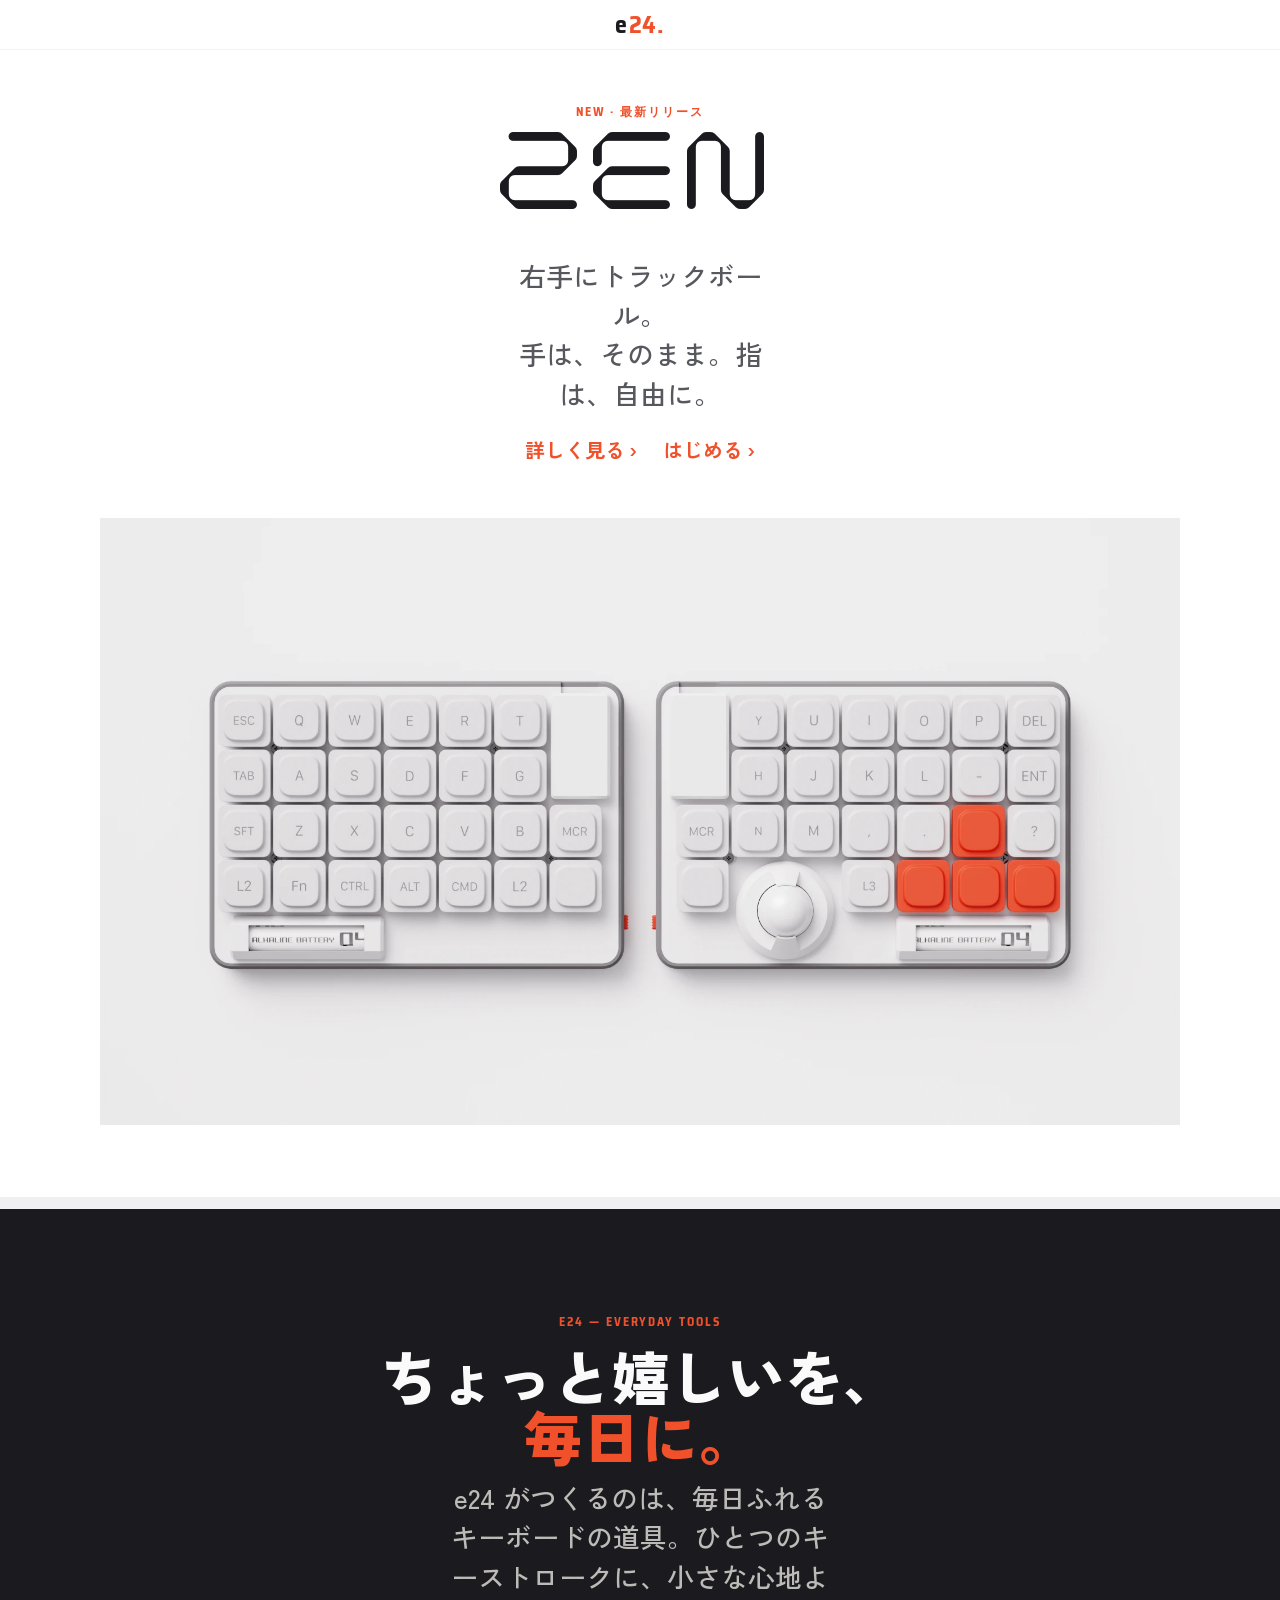
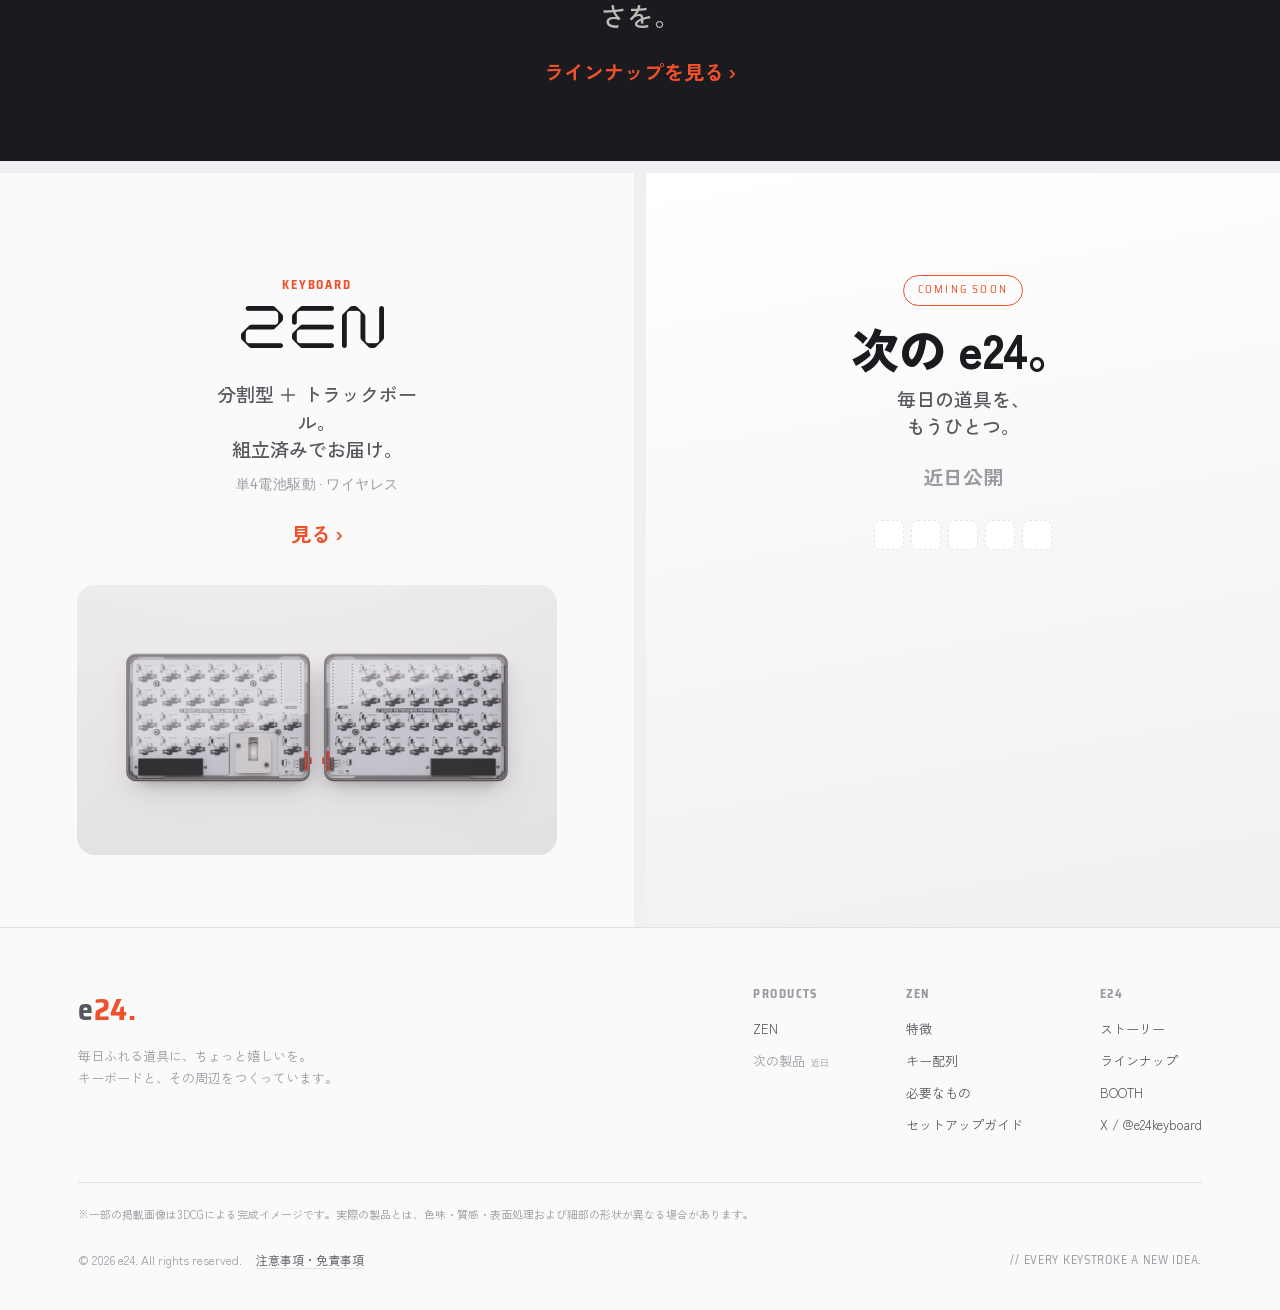
<file: index.html>
<!DOCTYPE html>
<html lang="ja">
<head>
<meta charset="UTF-8">
<meta name="viewport" content="width=device-width, initial-scale=1.0">
<!-- Google tag (gtag.js) -->
<script async src="https://www.googletagmanager.com/gtag/js?id=G-2649HNYM9E"></script>
<script>
  window.dataLayer = window.dataLayer || [];
  function gtag(){dataLayer.push(arguments);}
  gtag('js', new Date());
  gtag('config', 'G-2649HNYM9E');
</script>
<link rel="icon" type="image/png" sizes="32x32" href="favicon-32.png">
<link rel="icon" type="image/png" sizes="16x16" href="favicon-16.png">
<link rel="apple-touch-icon" href="apple-touch-icon.png">
<meta name="theme-color" content="#F0512B">
<title>e24 — ちょっと嬉しいを、毎日に。</title>
<link rel="preconnect" href="https://fonts.googleapis.com">
<link rel="preconnect" href="https://fonts.gstatic.com" crossorigin>
<link href="https://fonts.googleapis.com/css2?family=Zen+Kaku+Gothic+New:wght@400;500;700;900&family=Space+Mono:wght@400;700&family=Saira+SemiCondensed:wght@500;600;700&family=DotGothic16&display=swap" rel="stylesheet">
<link href="https://fonts.cdnfonts.com/css/d-din" rel="stylesheet">
<link rel="stylesheet" href="e24.css">
</head>
<body>

<!-- GLOBAL NAV -->
<nav class="gnav">
  <div class="gnav-inner solo">
    <a class="brand" href="index.html" aria-label="e24 home"><span class="e">e</span><span class="num">24</span><span class="dot">.</span></a>
  </div>
</nav>

<main class="board">

  <!-- HERO TILE — latest release: ZEN -->
  <section class="tile light hero-tile" data-screen-label="トップ・ヒーロー">
    <div class="t-eyebrow reveal">NEW · 最新リリース</div>
    <h2 class="zen-wordmark reveal d1">ZEN</h2>
    <p class="t-sub reveal d1">右手にトラックボール。<br>手は、そのまま。指は、自由に。</p>
    <div class="t-links reveal d2">
      <a class="tlink" href="zen/index.html">詳しく見る<span class="arr">›</span></a>
      <a class="tlink" href="zen/index.html#kit">はじめる<span class="arr">›</span></a>
    </div>
    <div class="t-shot reveal d2">
      <img src="assets/zen-hero.webp" alt="ZEN — 左右分割・右手側トラックボール搭載のワイヤレスキーボード">
    </div>
  </section>

  <!-- BRAND STORY TILE -->
  <section class="tile dark" id="story" data-screen-label="ブランドストーリー">
    <div class="t-eyebrow reveal">e24 — everyday tools</div>
    <h2 class="reveal d1" style="font-size:clamp(30px,4.6vw,60px);max-width:18ch;">ちょっと嬉しいを、<br><span class="accent">毎日に。</span></h2>
    <p class="t-sub reveal d2" style="max-width:30ch;color:rgba(244,241,235,.75);">e24 がつくるのは、毎日ふれるキーボードの道具。ひとつのキーストロークに、小さな心地よさを。</p>
    <div class="t-links reveal d2">
      <a class="tlink" href="#lineup">ラインナップを見る<span class="arr">›</span></a>
    </div>
  </section>

  <!-- LINEUP GRID -->
  <div class="tile-grid" id="lineup">
    <!-- ZEN gateway -->
    <section class="tile paper small reveal" data-screen-label="ラインナップ・ZEN">
      <div class="t-eyebrow">KEYBOARD</div>
      <h2 class="zen-wordmark">ZEN</h2>
      <p class="t-sub">分割型 ＋ トラックボール。<br>組立済みでお届け。</p>
      <p class="t-price">単4電池駆動 · ワイヤレス</p>
      <div class="t-links">
        <a class="tlink" href="zen/index.html">見る<span class="arr">›</span></a>
      </div>
      <div class="t-shot">
        <img src="assets/zen-pcb.jpg" alt="ZEN の基板クローズアップ">
      </div>
    </section>

    <!-- Coming soon -->
    <section class="tile coming small reveal d1" data-screen-label="ラインナップ・近日">
      <span class="badge">COMING SOON</span>
      <h2>次の e24。</h2>
      <p class="t-sub">毎日の道具を、<br>もうひとつ。</p>
      <div class="t-links">
        <a class="tlink muted">近日公開</a>
      </div>
      <div class="ghost-keys" aria-hidden="true"><i></i><i></i><i></i><i></i><i></i></div>
    </section>
  </div>

</main>

<!-- GLOBAL FOOTER -->
<footer class="gfoot">
  <div class="wrap">
    <div class="top">
      <div class="brandcol">
        <div class="bm">e<span class="num">24</span><span class="dot">.</span></div>
        <p>毎日ふれる道具に、ちょっと嬉しいを。<br>キーボードと、その周辺をつくっています。</p>
      </div>
      <div class="cols">
        <div class="col">
          <h4>Products</h4>
          <a href="zen/index.html">ZEN</a>
          <a style="color:var(--ink-3);">次の製品<span class="soon-tag">近日</span></a>
        </div>
        <div class="col">
          <h4>ZEN</h4>
          <a href="zen/index.html#feature">特徴</a>
          <a href="zen/index.html#layout">キー配列</a>
          <a href="zen/index.html#kit">必要なもの</a>
          <a href="zen/firmware.html">セットアップガイド</a>
        </div>
        <div class="col">
          <h4>e24</h4>
          <a href="#story">ストーリー</a>
          <a href="#lineup">ラインナップ</a>
          <a href="https://e24key.booth.pm/" target="_blank" rel="noopener">BOOTH</a>
          <a href="https://x.com/e24keyboard" target="_blank" rel="noopener">X / @e24keyboard</a>
        </div>
      </div>
    </div>
    <p class="foot-cg-note">※一部の掲載画像は3DCGによる完成イメージです。実際の製品とは、色味・質感・表面処理および細部の形状が異なる場合があります。</p>
    <div class="bottom">
      <span class="legal">© 2026 e24. All rights reserved.<a href="zen/notice.html">注意事項・免責事項</a></span>
      <span class="mono">// EVERY KEYSTROKE A NEW IDEA.</span>
    </div>
  </div>
</footer>

<button id="toTop" class="to-top" aria-label="ページ上部へ戻る">
  <svg viewBox="0 0 24 24" fill="none" stroke="currentColor" stroke-width="2.4" stroke-linecap="round" stroke-linejoin="round"><path d="M12 19V5M6 11l6-6 6 6"/></svg>
  <span class="lbl">上へ戻る</span>
</button>

<script src="e24-scroll.js"></script>
</body>
</html>
</file>
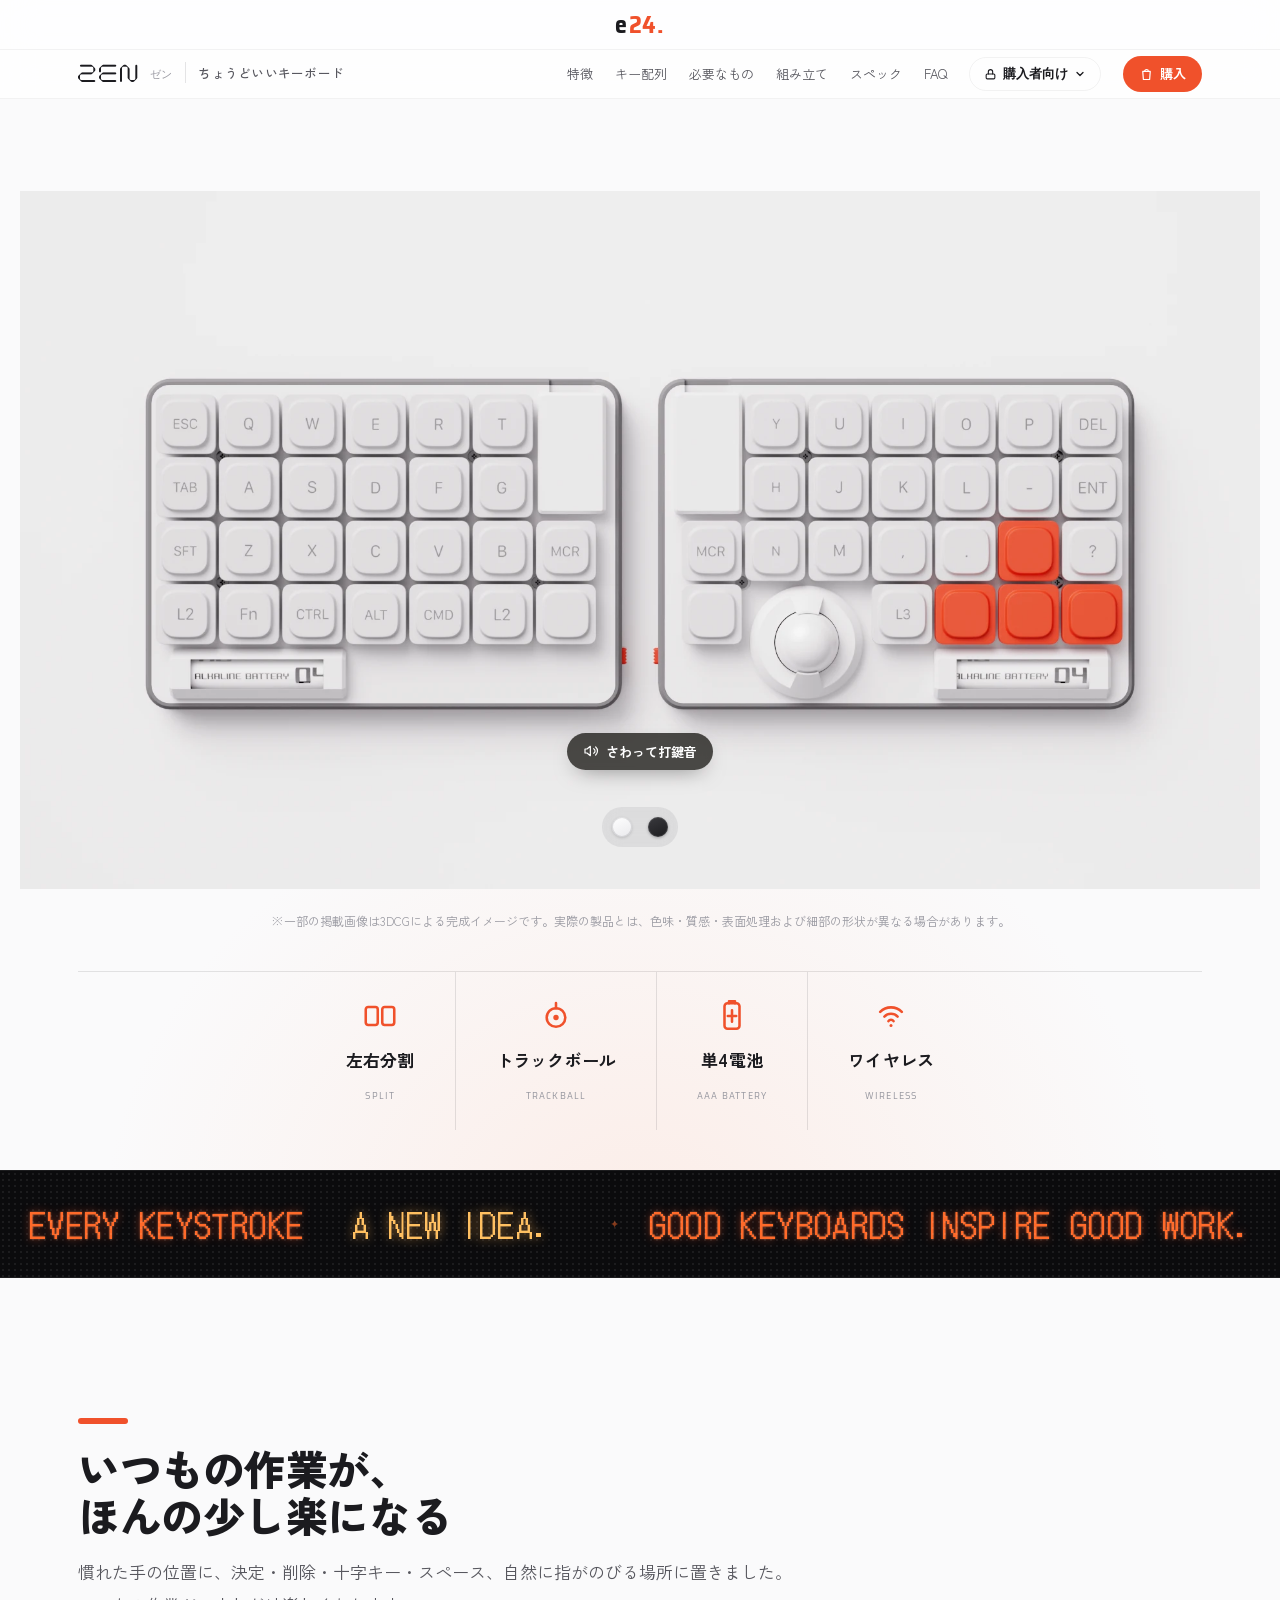
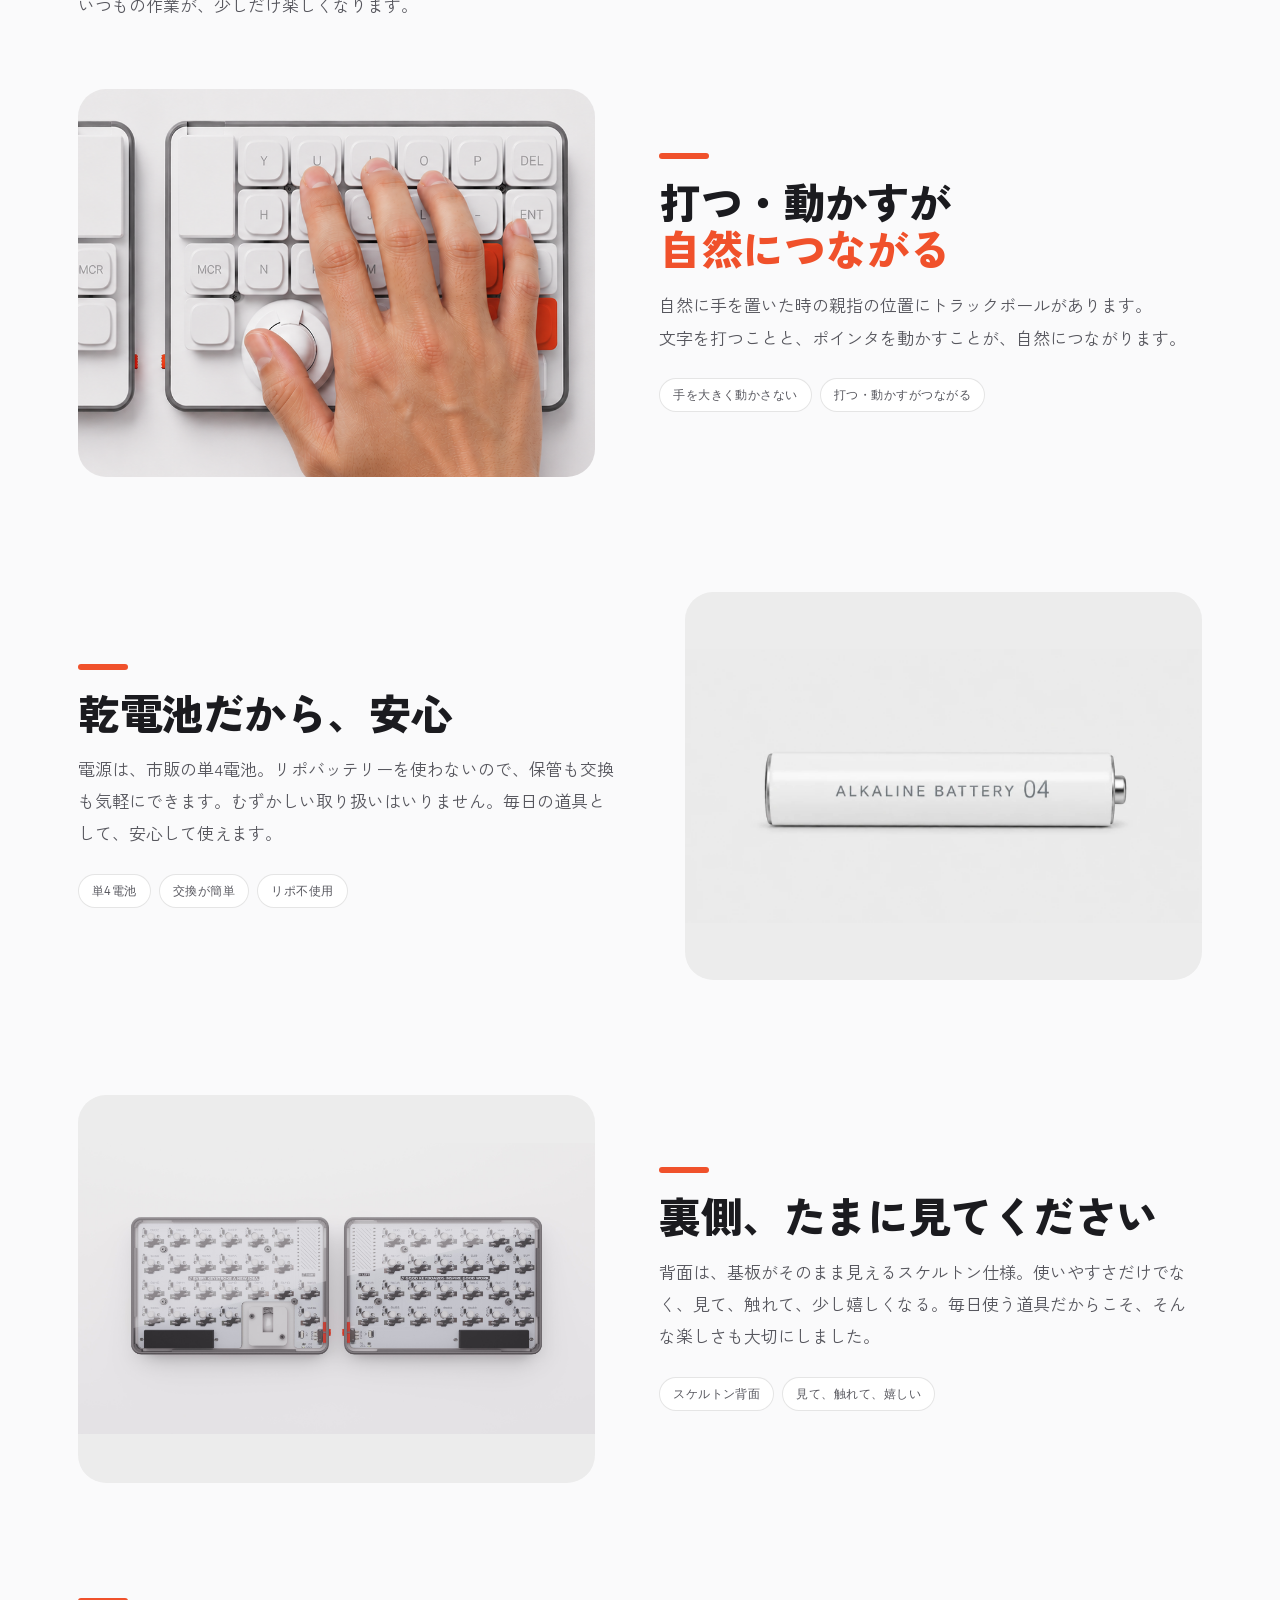
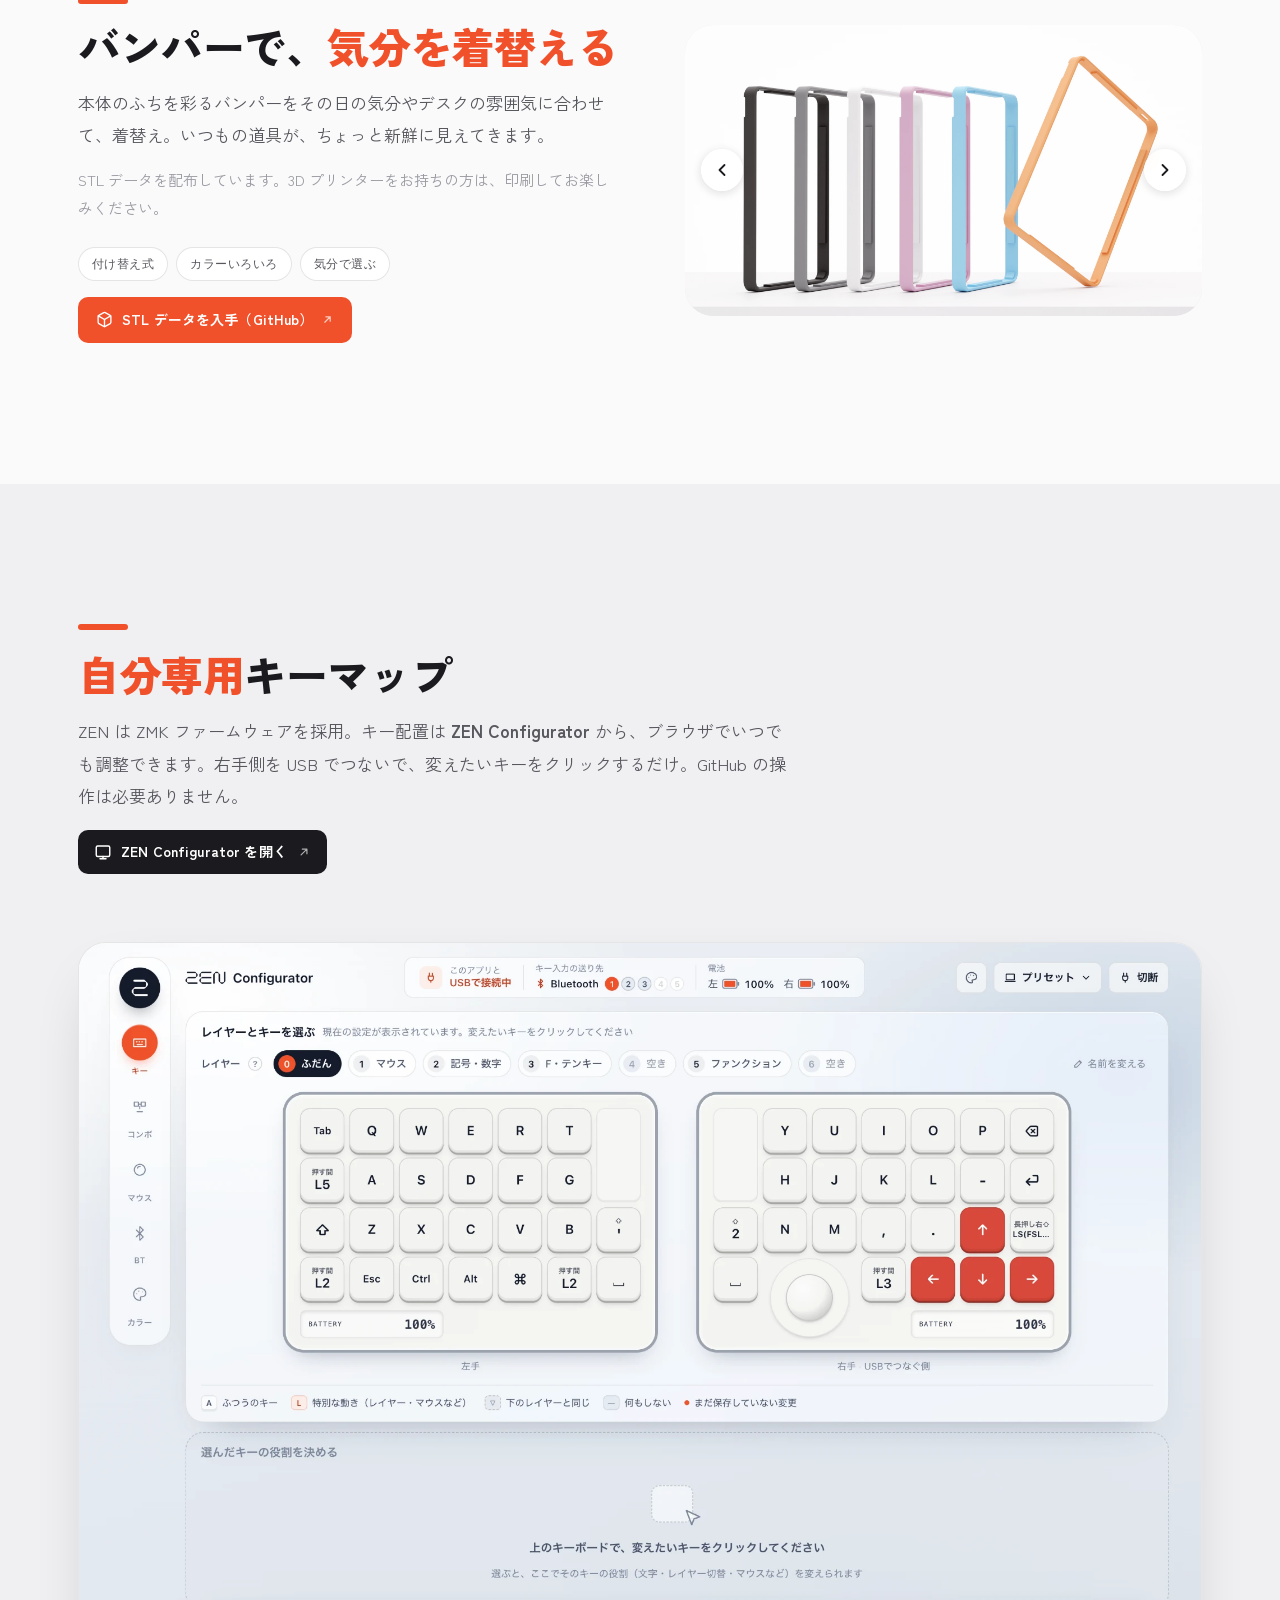
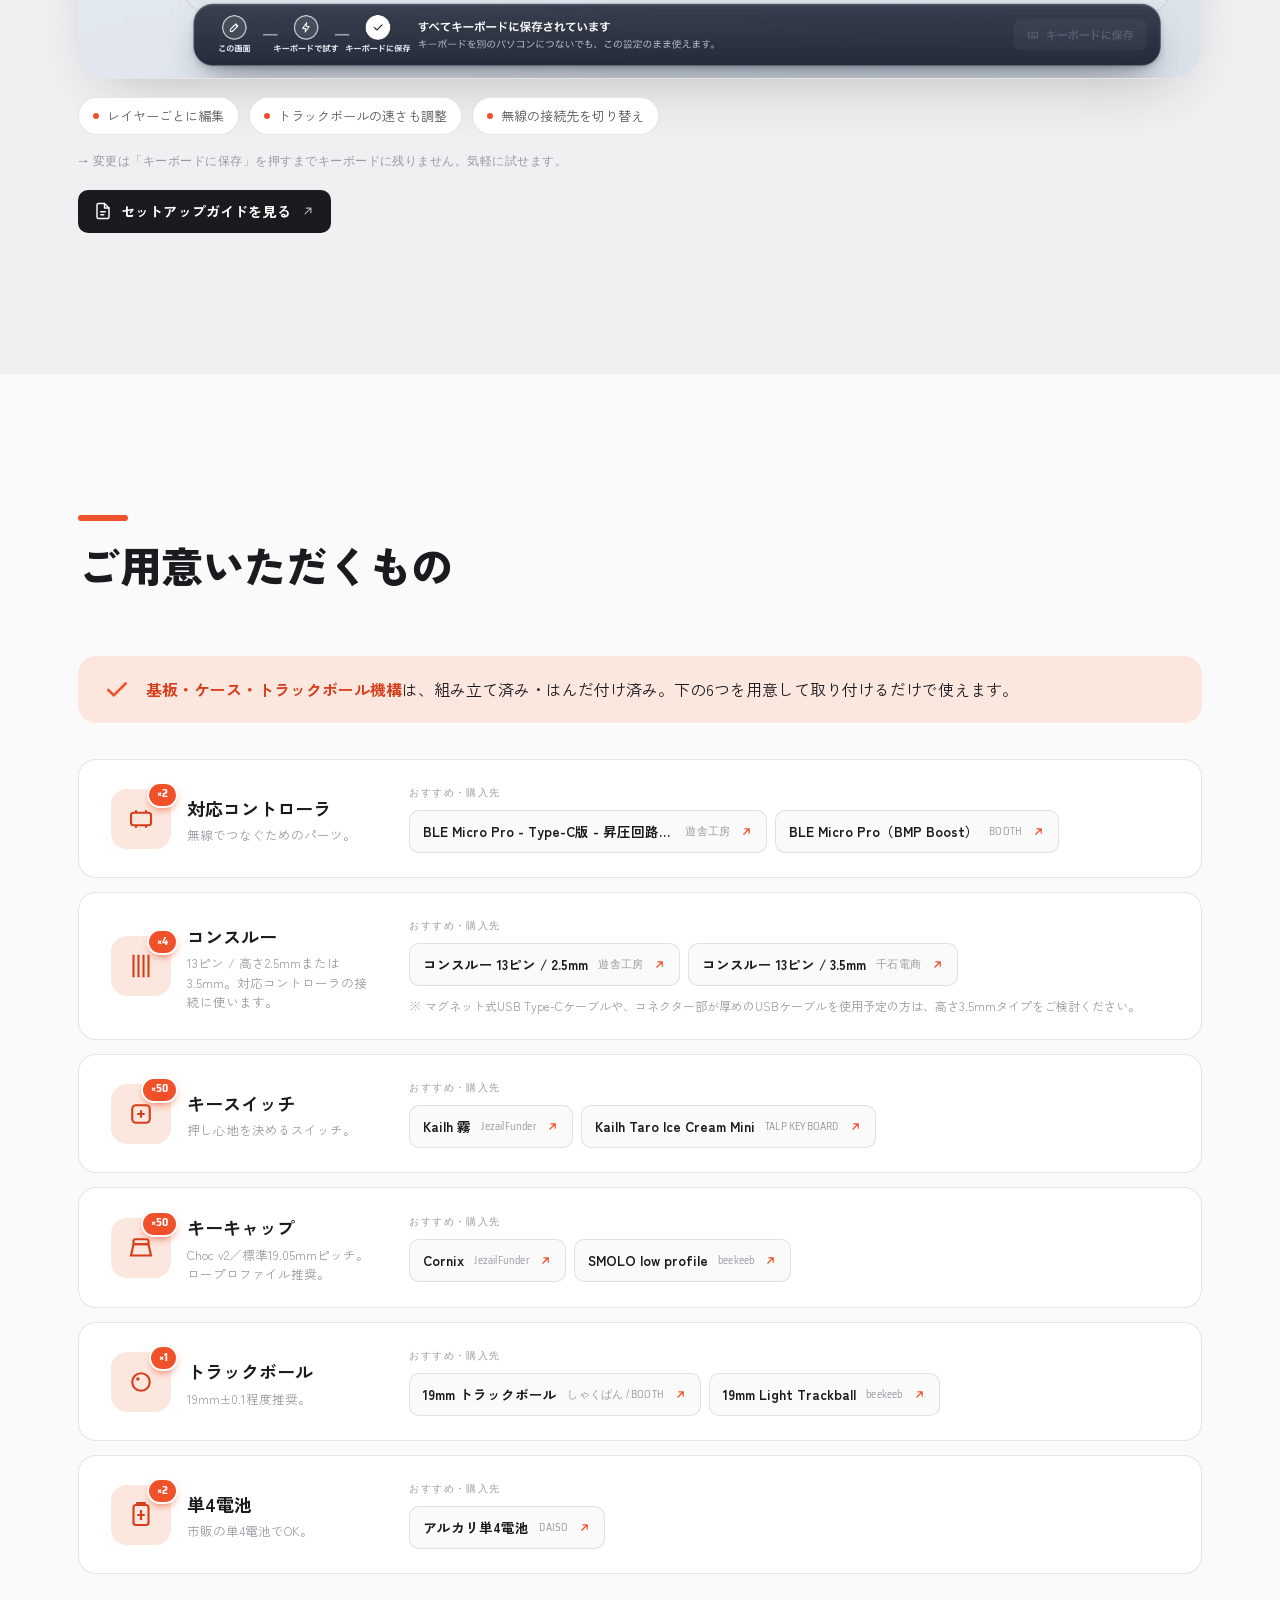
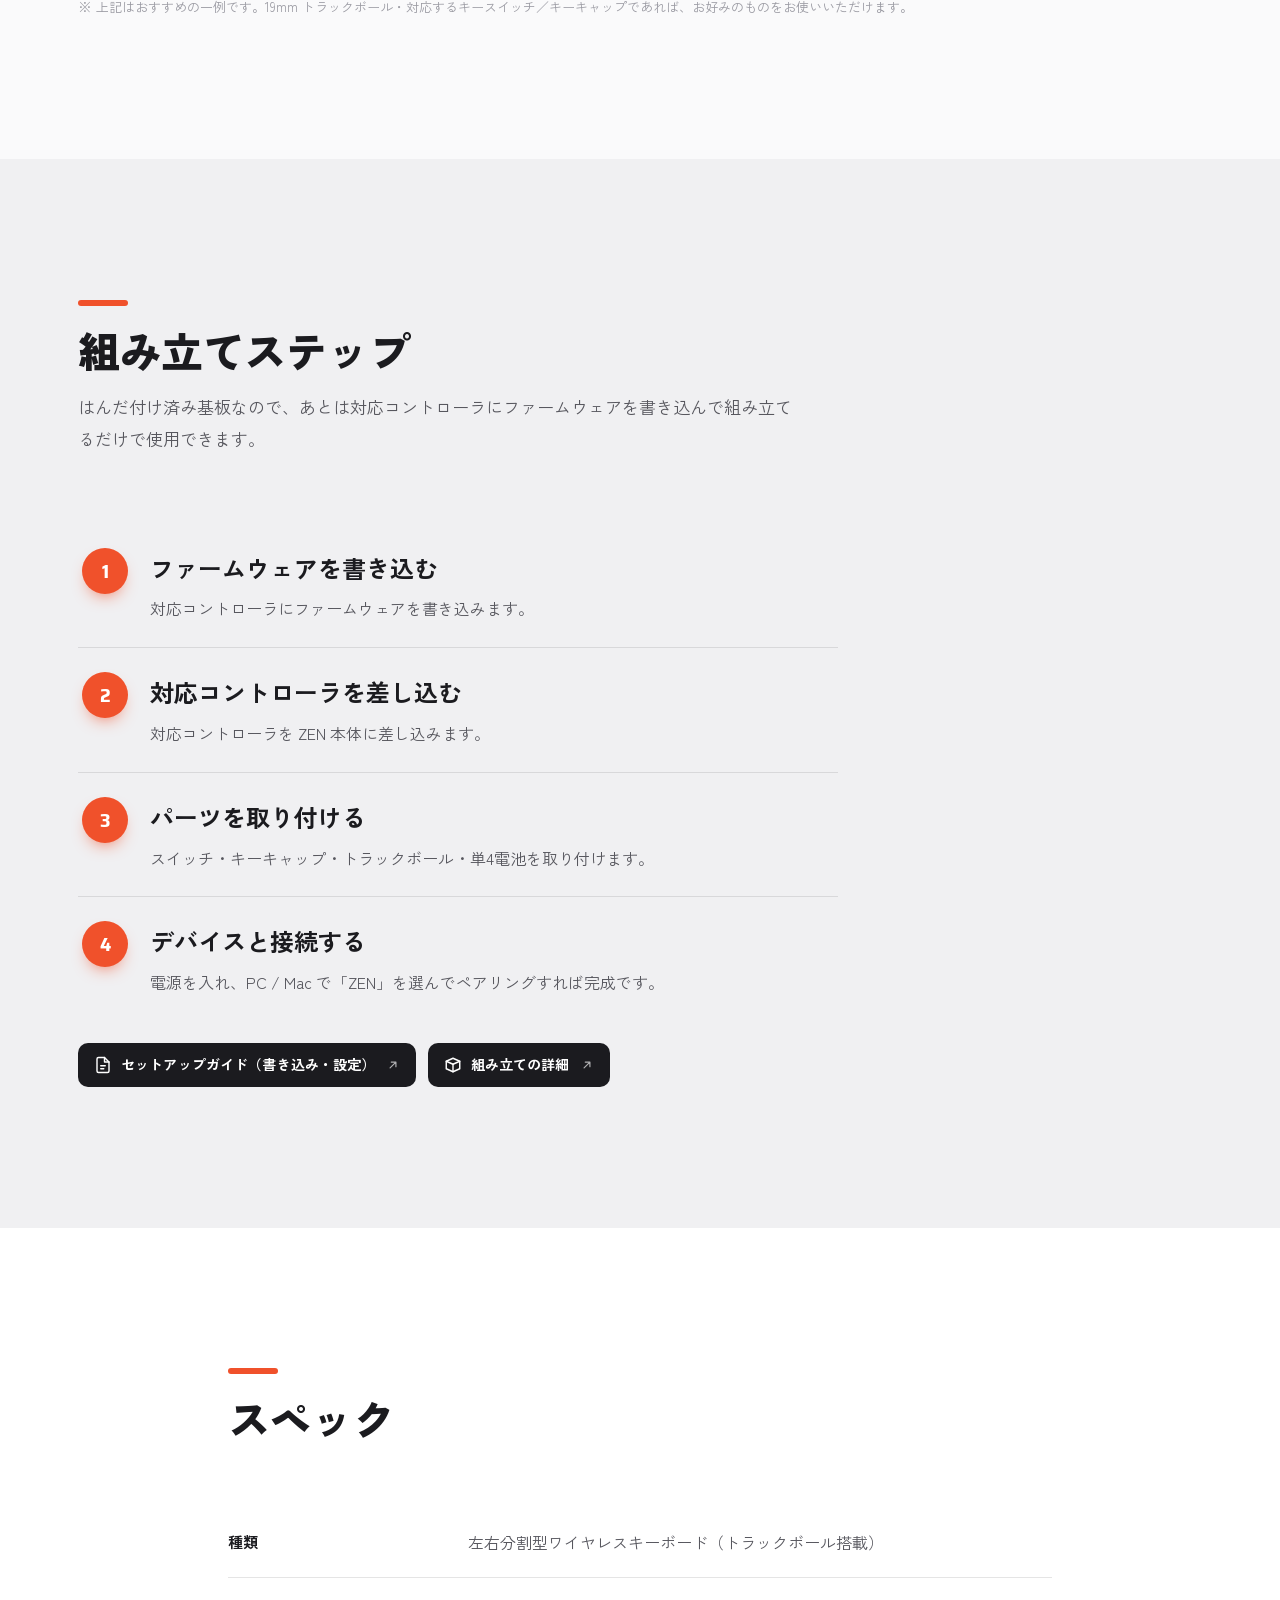
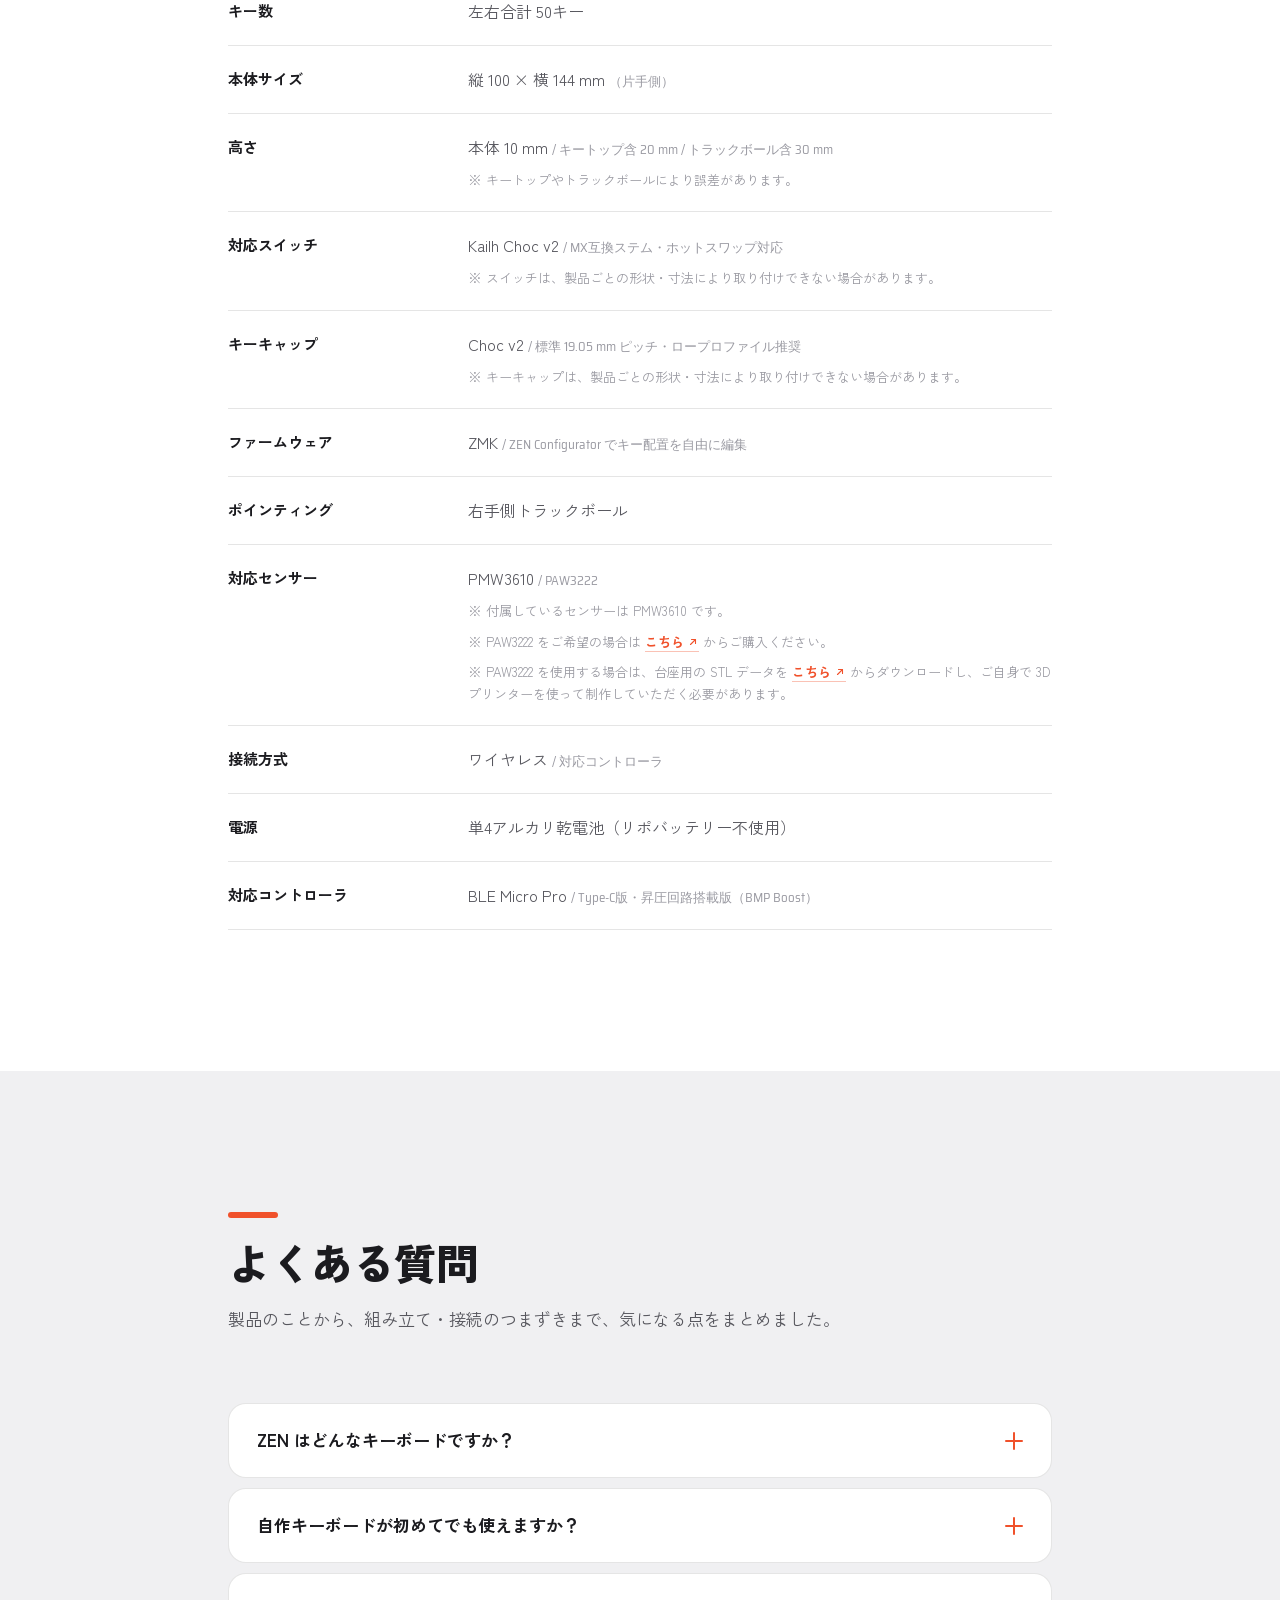
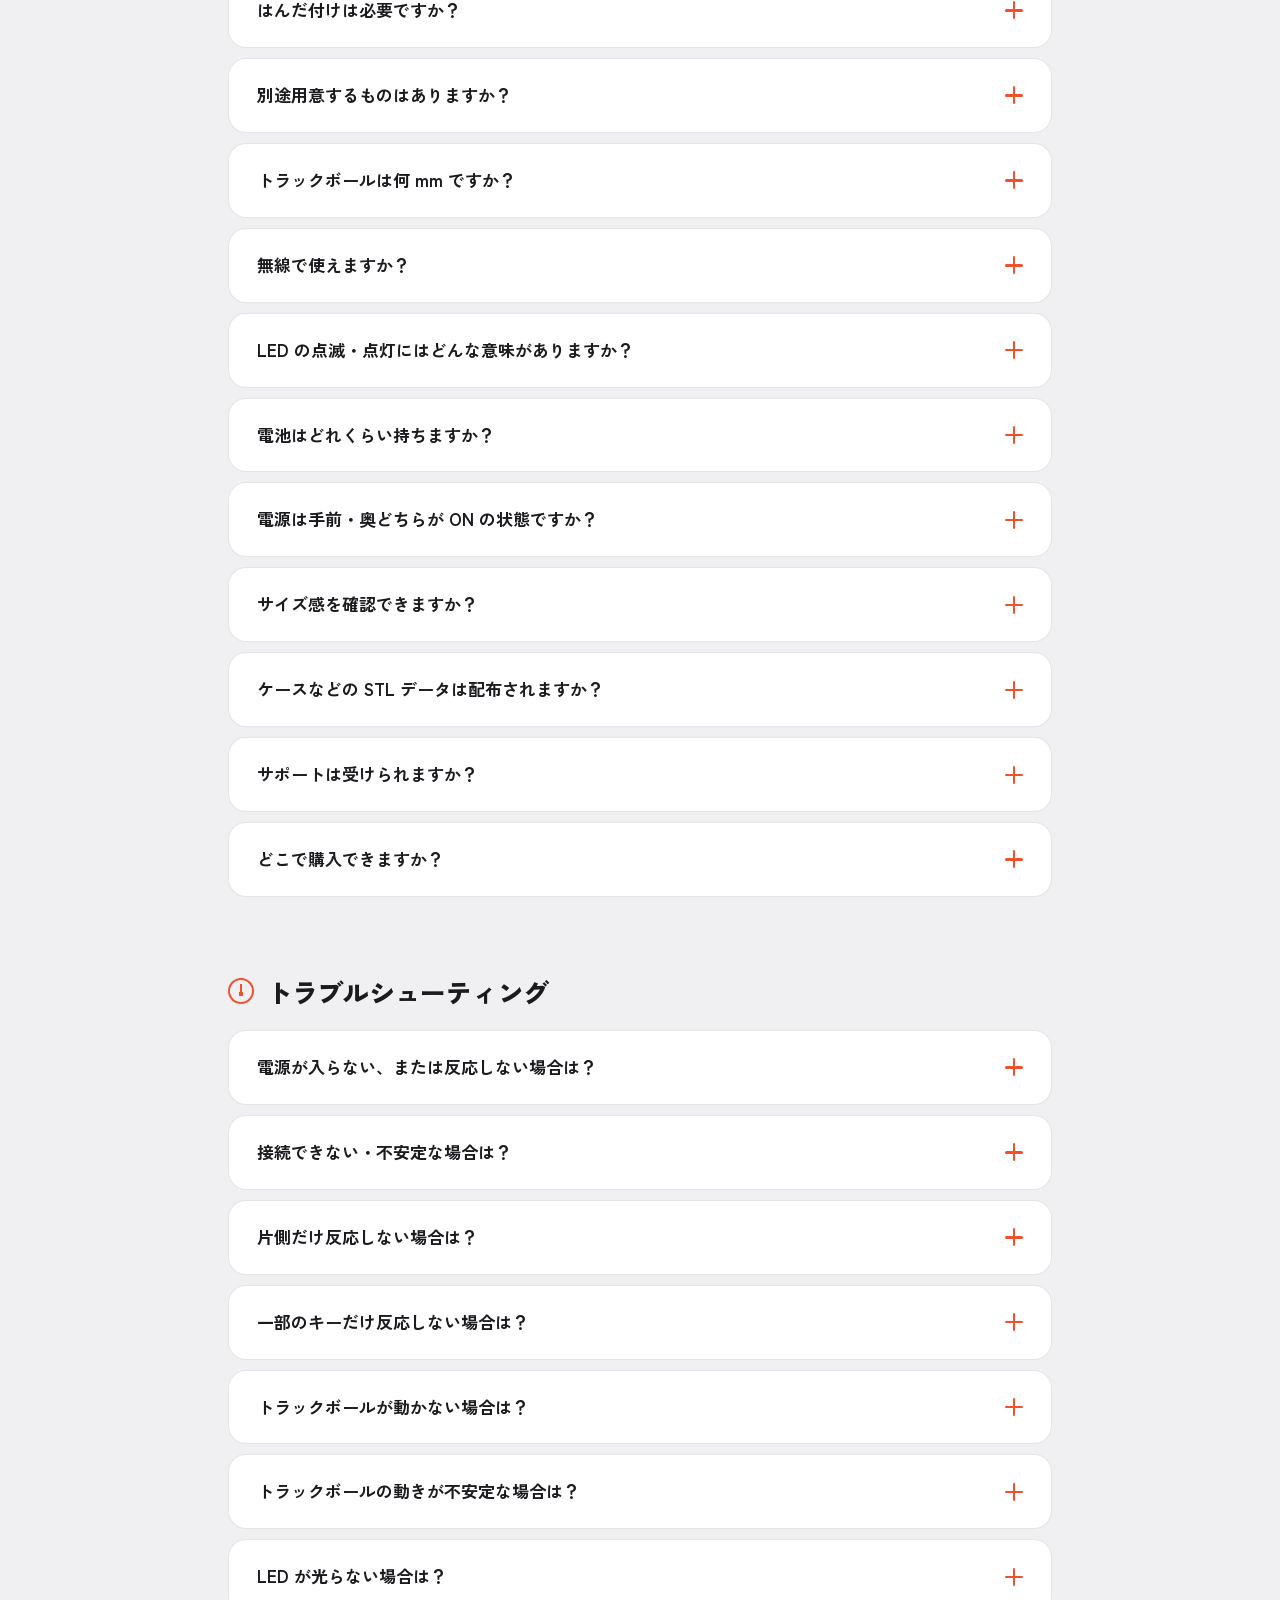
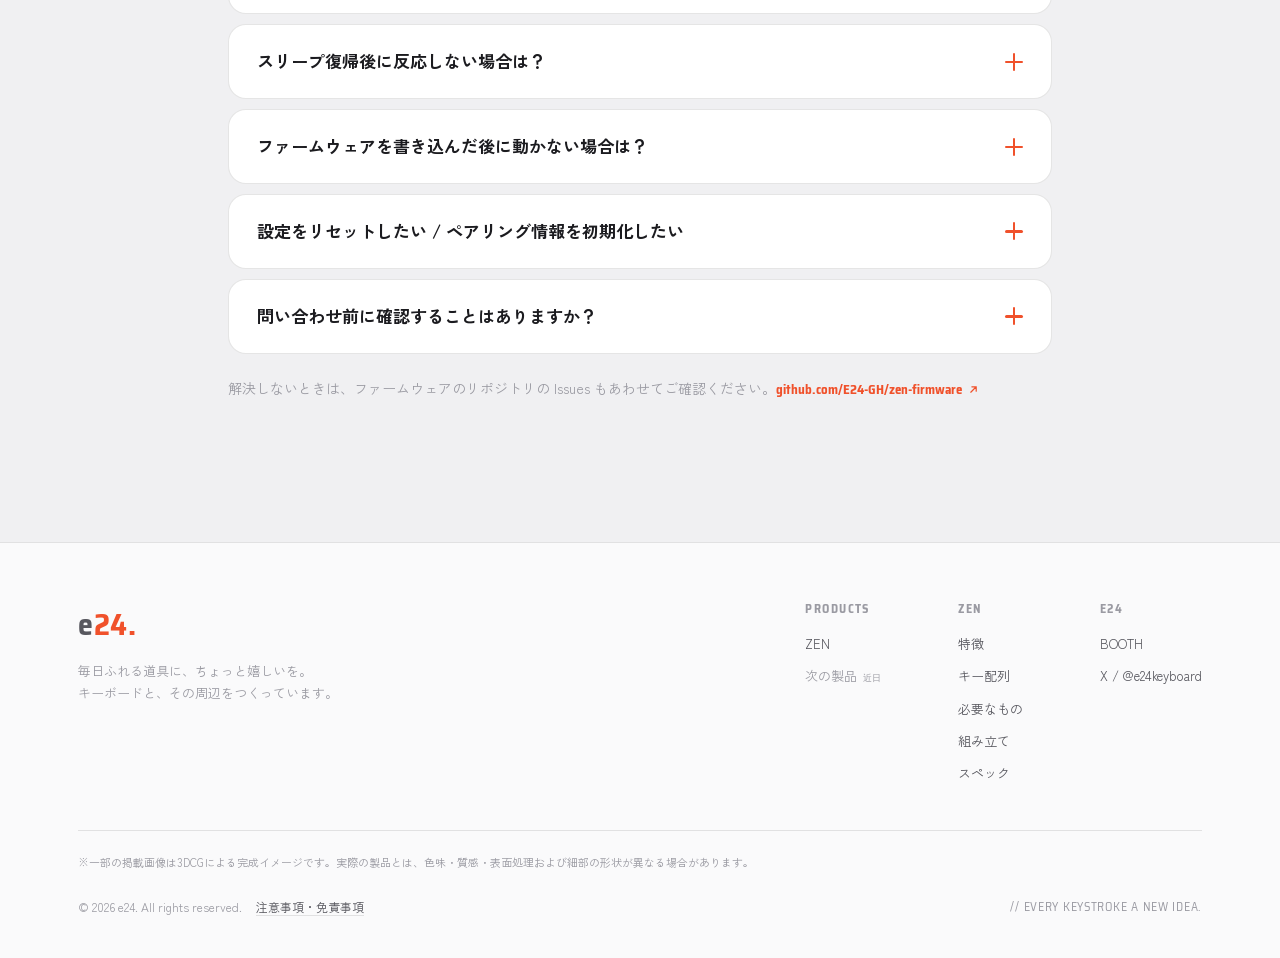
<file: zen/index.html>
<!DOCTYPE html>
<html lang="ja">
<head>
<meta charset="UTF-8">
<meta name="viewport" content="width=device-width, initial-scale=1.0">
<!-- Google tag (gtag.js) -->
<script async src="https://www.googletagmanager.com/gtag/js?id=G-2649HNYM9E"></script>
<script>
  window.dataLayer = window.dataLayer || [];
  function gtag(){dataLayer.push(arguments);}
  gtag('js', new Date());
  gtag('config', 'G-2649HNYM9E');
</script>
<link rel="icon" type="image/png" sizes="32x32" href="../favicon-32.png">
<link rel="icon" type="image/png" sizes="16x16" href="../favicon-16.png">
<link rel="apple-touch-icon" href="../apple-touch-icon.png">
<meta name="theme-color" content="#F0512B">
<title>ZEN — ちょうどいいキーボード — ワイヤレストラックボール付き分割キーボード</title>
<link rel="preconnect" href="https://fonts.googleapis.com">
<link rel="preconnect" href="https://fonts.gstatic.com" crossorigin>
<link href="https://fonts.googleapis.com/css2?family=Zen+Kaku+Gothic+New:wght@400;500;700;900&family=Space+Mono:wght@400;700&family=Saira+SemiCondensed:wght@500;600;700&family=DotGothic16&display=swap" rel="stylesheet">
<link href="https://fonts.cdnfonts.com/css/d-din" rel="stylesheet">
<link rel="stylesheet" href="../e24.css">
<link rel="stylesheet" href="../zen.css">
</head>
<body>

<!-- GLOBAL NAV -->
<nav class="gnav">
  <div class="gnav-inner solo">
    <span class="brand" aria-label="e24"><span class="e">e</span><span class="num">24</span><span class="dot">.</span></span>
  </div>
</nav>

<!-- PRODUCT SUBNAV -->
<div class="subnav">
  <div class="subnav-inner">
    <div class="name"><span class="zen-logo">ZEN</span><small>ゼン</small><span class="tagline">ちょうどいいキーボード</span></div>
    <div class="subnav-end">
      <nav class="links" id="subnavLinks">
        <a href="#feature">特徴</a>
        <a href="#layout">キー配列</a>
        <a href="#kit">必要なもの</a>
        <a href="#setup">組み立て</a>
        <a href="#spec">スペック</a>
        <a href="#faq">FAQ</a>
        <div class="owner-group">
          <span class="og-label">購入者向け</span>
          <a href="firmware.html">セットアップ</a>
          <a href="assembly.html">組み立て方</a>
        </div>
      </nav>
      <div class="subnav-owner">
        <button class="subnav-owner-btn" type="button" aria-haspopup="true" aria-expanded="false">
          <svg class="lock" viewBox="0 0 24 24" fill="none" stroke="currentColor" stroke-width="2" stroke-linecap="round" stroke-linejoin="round"><rect x="4" y="11" width="16" height="9" rx="2"/><path d="M8 11V7a4 4 0 0 1 8 0v4"/></svg>
          購入者向け
          <svg class="chev" viewBox="0 0 24 24" fill="none" stroke="currentColor" stroke-width="2.6" stroke-linecap="round" stroke-linejoin="round"><path d="m6 9 6 6 6-6"/></svg>
        </button>
        <div class="subnav-owner-menu">
          <div class="oh">購入者向けメニュー</div>
          <a href="firmware.html"><svg viewBox="0 0 24 24" fill="none" stroke="currentColor" stroke-width="1.8" stroke-linecap="round" stroke-linejoin="round"><rect x="6" y="6" width="12" height="12" rx="2"/><path d="M9 2v2M15 2v2M9 20v2M15 20v2M2 9h2M2 15h2M20 9h2M20 15h2"/></svg>セットアップ</a>
          <a href="assembly.html"><svg viewBox="0 0 24 24" fill="none" stroke="currentColor" stroke-width="1.8" stroke-linecap="round" stroke-linejoin="round"><path d="M14.7 6.3a4 4 0 0 0-5.4 5.4L3 18v3h3l6.3-6.3a4 4 0 0 0 5.4-5.4l-2.5 2.5-2.5-.7-.7-2.5z"/></svg>組み立て方</a>
        </div>
      </div>
      <a href="https://e24key.booth.pm/items/8457837" target="_blank" rel="noopener" class="buy-btn">
        <svg viewBox="0 0 24 24" fill="none" stroke="currentColor" stroke-width="1.9" stroke-linecap="round" stroke-linejoin="round"><path d="M6 7h12l-1 13H7L6 7z"/><path d="M9 7a3 3 0 0 1 6 0"/></svg>
        購入
      </a>
      <button class="subnav-burger" type="button" aria-label="メニューを開閉" aria-expanded="false" aria-controls="subnavLinks">
        <span class="bz"><i></i><i></i><i></i></span>
      </button>
    </div>
  </div>
</div>

<!-- HERO -->
<header class="hero" data-screen-label="ヒーロー">
  <div class="hero-glow"></div>
  <div class="hero-stage reveal d3">
    <button id="heroSound" class="hero-sound" type="button" aria-label="キーボードをさわって打鍵音を聞く">
      <span class="hero-img-wrap">
        <img class="hero-img is-active" data-variant="white" src="../assets/zen-hero.webp" draggable="false" alt="ZEN — 白いキーキャップと朱色のアクセントキー、右手側にトラックボールを備えた左右分割キーボード">
        <img class="hero-img" data-variant="black" src="../assets/zen-hero-black.webp" draggable="false" alt="ZEN — 黒いキーキャップとピンクのアクセントキー、右手側にトラックボールを備えた左右分割キーボード">
      </span>
      <span class="hero-sound-hint">
        <svg viewBox="0 0 24 24" fill="none" stroke="currentColor" stroke-width="1.8" stroke-linecap="round" stroke-linejoin="round"><path d="M11 5 6 9H3v6h3l5 4V5z"/><path d="M16 8.5a4 4 0 0 1 0 7M19 6a8 8 0 0 1 0 12"/></svg>
        さわって打鍵音
      </span>
    </button>
    <div class="hero-colors" role="group" aria-label="本体カラーを選ぶ">
      <button class="hero-color is-active" type="button" data-variant="white" aria-pressed="true" aria-label="ホワイト">
        <span class="sw sw-white"></span>
      </button>
      <button class="hero-color" type="button" data-variant="black" aria-pressed="false" aria-label="ブラック">
        <span class="sw sw-black"></span>
      </button>
    </div>
  </div>
  <div class="wrap">
    <p class="cg-note reveal">※一部の掲載画像は3DCGによる完成イメージです。実際の製品とは、色味・質感・表面処理および細部の形状が異なる場合があります。</p>
    <div class="hero-spec-row reveal">
      <div class="item">
        <svg class="spec-ico" viewBox="0 0 24 24" fill="none" stroke="currentColor" stroke-width="1.7" stroke-linecap="round" stroke-linejoin="round"><rect x="2.5" y="6" width="8" height="12" rx="1.6"/><rect x="13.5" y="6" width="8" height="12" rx="1.6"/></svg>
        <div class="lab">左右分割</div><div class="sub">SPLIT</div>
      </div>
      <div class="item">
        <svg class="spec-ico" viewBox="0 0 24 24" fill="none" stroke="currentColor" stroke-width="1.7"><circle cx="12" cy="13" r="6.2"/><circle cx="12" cy="13" r="1.8" fill="currentColor" stroke="none"/><path d="M12 6.8V3.4" stroke-linecap="round"/></svg>
        <div class="lab">トラックボール</div><div class="sub">TRACKBALL</div>
      </div>
      <div class="item">
        <svg class="spec-ico" viewBox="0 0 24 24" fill="none" stroke="currentColor" stroke-width="1.7" stroke-linecap="round" stroke-linejoin="round"><rect x="7" y="3.5" width="10" height="17" rx="2"/><path d="M10 3.5V2.2h4v1.3M12 8.2v7.6M9.2 12h5.6"/></svg>
        <div class="lab">単4電池</div><div class="sub">AAA BATTERY</div>
      </div>
      <div class="item">
        <svg class="spec-ico" viewBox="0 0 24 24" fill="none" stroke="currentColor" stroke-width="1.7" stroke-linecap="round" stroke-linejoin="round"><path d="M4.8 9.3a10 10 0 0 1 14.4 0M7.6 12.4a6 6 0 0 1 8.8 0M10.3 15.4a2 2 0 0 1 3.4 0"/><circle cx="12" cy="18.4" r="1" fill="currentColor" stroke="none"/></svg>
        <div class="lab">ワイヤレス</div><div class="sub">WIRELESS</div>
      </div>
    </div>
  </div>
</header>

<!-- STATEMENT -->
<section class="statement">
  <div class="marquee" aria-hidden="true">
    <div class="track">
      <span>EVERY KEYSTROKE <span class="accent">A NEW IDEA.</span></span><span class="sep">✦</span>
      <span>GOOD KEYBOARDS INSPIRE GOOD WORK.</span><span class="sep">✦</span>
      <span>EVERY KEYSTROKE <span class="accent">A NEW IDEA.</span></span><span class="sep">✦</span>
      <span>GOOD KEYBOARDS INSPIRE GOOD WORK.</span><span class="sep">✦</span>
    </div>
  </div>
</section>

<!-- FEATURES -->
<section id="feature" class="pad">
  <div class="wrap">
    <div class="section-head reveal">
      <span class="tdeco"></span>
      <h2 class="h2">いつもの作業が、<br>ほんの少し楽になる</h2>
      <p class="lead">慣れた手の位置に、決定・削除・十字キー・スペース、自然に指がのびる場所に置きました。いつもの作業が、少しだけ楽しくなります。</p>
    </div>

    <!-- 02 trackball -->
    <div class="feat flip reveal">
      <div class="feat-text">
        <span class="tdeco"></span>
        <h3>打つ・動かすが<span class="accent">自然につながる</span></h3>
        <p>自然に手を置いた時の親指の位置にトラックボールがあります。<br>文字を打つことと、ポインタを動かすことが、自然につながります。</p>
        <div class="tags">
          <span class="chip">手を大きく動かさない</span><span class="chip">打つ・動かすがつながる</span>
        </div>
      </div>
      <div class="feat-media">
        <img src="../assets/zen-trackball-hand.png" alt="トラックボールに親指を添え、右手でホームポジションのままカーソルを操作するようす" style="object-fit:cover;object-position:center;">
      </div>
    </div>

    <!-- 03 battery -->
    <div class="feat reveal">
      <div class="feat-text">
        <span class="tdeco"></span>
        <h3>乾電池だから、安心</h3>
        <p>電源は、市販の単4電池。リポバッテリーを使わないので、保管も交換も気軽にできます。むずかしい取り扱いはいりません。毎日の道具として、安心して使えます。</p>
        <div class="tags">
          <span class="chip">単4電池</span><span class="chip">交換が簡単</span><span class="chip">リポ不使用</span>
        </div>
      </div>
      <div class="feat-media">
        <img src="../assets/zen-battery.webp" alt="シルク印刷風に ALKALINE BATTERY 04 と入った、白い単4乾電池" style="object-fit:contain;object-position:center;">
      </div>
    </div>

    <!-- 04 assembled -->
    <div class="feat flip reveal">
      <div class="feat-text">
        <span class="tdeco"></span>
        <h3>裏側、たまに見てください</h3>
        <p>背面は、基板がそのまま見えるスケルトン仕様。使いやすさだけでなく、見て、触れて、少し嬉しくなる。毎日使う道具だからこそ、そんな楽しさも大切にしました。</p>
        <div class="tags">
          <span class="chip">スケルトン背面</span><span class="chip">見て、触れて、嬉しい</span>
        </div>
      </div>
      <div class="feat-media">
        <img src="../assets/zen-pcb.jpg" alt="透明ケース越しに見えるZENの基板" style="object-fit:contain;object-position:center;">
      </div>
    </div>

    <!-- 05 bumper -->
    <div class="feat reveal">
      <div class="feat-text">
        <span class="tdeco"></span>
        <h3>バンパーで、<span class="accent">気分を着替える</span></h3>
        <p>本体のふちを彩るバンパーをその日の気分やデスクの雰囲気に合わせて、着替え。いつもの道具が、ちょっと新鮮に見えてきます。</p>
        <p class="feat-note">STL データを配布しています。3D プリンターをお持ちの方は、印刷してお楽しみください。</p>
        <div class="tags">
          <span class="chip">付け替え式</span><span class="chip">カラーいろいろ</span><span class="chip">気分で選ぶ</span>
        </div>
        <div class="dl-row">
          <a class="dl-link" href="https://github.com/E24-GH/zen-firmware/tree/main/3d-models" target="_blank" rel="noopener">
            <svg viewBox="0 0 24 24" fill="none" stroke="currentColor" stroke-width="1.9" stroke-linecap="round" stroke-linejoin="round"><path d="M21 16V8a2 2 0 0 0-1-1.73l-7-4a2 2 0 0 0-2 0l-7 4A2 2 0 0 0 3 8v8a2 2 0 0 0 1 1.73l7 4a2 2 0 0 0 2 0l7-4A2 2 0 0 0 21 16z"/><path d="m3.3 7 8.7 5 8.7-5"/><path d="M12 22V12"/></svg>
            STL データを入手（GitHub）
            <svg class="ext" viewBox="0 0 24 24" fill="none" stroke="currentColor" stroke-width="2.2" stroke-linecap="round" stroke-linejoin="round"><path d="M7 17 17 7M9 7h8v8"/></svg>
          </a>
        </div>
      </div>
      <div class="feat-media bumper-carousel" style="background:#ECECEC;" data-carousel>
        <div class="carousel-track">
          <img class="carousel-slide is-active" src="../assets/zen-bumpers-1.webp" alt="黒・グレー・白・ピンク・水色・オレンジと並んだ、付け替え式のカラフルなZENのバンパー" style="object-fit:contain;object-position:center;">
          <img class="carousel-slide" src="../assets/zen-bumpers-2.webp" alt="6色のバンパーパーツを正面から並べたようす" style="object-fit:contain;object-position:center;">
        </div>
        <button class="carousel-arrow prev" type="button" aria-label="前の画像">
          <svg viewBox="0 0 24 24" fill="none" stroke="currentColor" stroke-width="2.2" stroke-linecap="round" stroke-linejoin="round"><path d="m15 18-6-6 6-6"/></svg>
        </button>
        <button class="carousel-arrow next" type="button" aria-label="次の画像">
          <svg viewBox="0 0 24 24" fill="none" stroke="currentColor" stroke-width="2.2" stroke-linecap="round" stroke-linejoin="round"><path d="m9 6 6 6-6 6"/></svg>
        </button>
      </div>
    </div>
  </div>
</section>

<!-- KEYMAP -->
<section id="layout" class="pad" style="background:var(--paper-3);">
  <div class="wrap">
    <div class="section-head reveal">
      <span class="tdeco"></span>
      <h2 class="h2"><span class="accent">自分専用</span>キーマップ</h2>
      <p class="lead">ZEN は ZMK ファームウェアを採用。キー配置は <strong>ZEN Configurator</strong> から、ブラウザでいつでも調整できます。右手側を USB でつないで、変えたいキーをクリックするだけ。GitHub の操作は必要ありません。</p>
      <a class="fw-link" href="configurator/" target="_blank" rel="noopener"><svg viewBox="0 0 24 24" width="18" height="18" fill="none" stroke="currentColor" stroke-width="1.9" stroke-linecap="round" stroke-linejoin="round" aria-hidden="true"><rect x="3" y="4" width="18" height="14" rx="2"/><path d="M8 21h8M12 18v3"/></svg><span>ZEN Configurator を開く</span><svg class="ext" viewBox="0 0 24 24" width="14" height="14" fill="none" stroke="currentColor" stroke-width="2" stroke-linecap="round" stroke-linejoin="round" aria-hidden="true"><path d="M7 17 17 7M9 7h8v8"/></svg></a>
    </div>

    <figure class="conf-shot reveal d1">
      <img src="../assets/zen-configurator.webp" width="2000" height="1310" loading="lazy" decoding="async"
           alt="ZEN Configurator の画面。USB でつないだ ZEN の左右のキーボードが並び、レイヤーを選んでキーを押すと役割を変えられる">
      <figcaption>
        <span class="cs-point">レイヤーごとに編集</span>
        <span class="cs-point">トラックボールの速さも調整</span>
        <span class="cs-point">無線の接続先を切り替え</span>
      </figcaption>
    </figure>

    <p class="keymap-hint">→ 変更は「キーボードに保存」を押すまでキーボードに残りません。気軽に試せます。</p>
    <a class="fw-link" href="firmware.html" target="_blank" rel="noopener" style="margin-top:18px;"><svg viewBox="0 0 24 24" width="18" height="18" fill="none" stroke="currentColor" stroke-width="1.9" stroke-linecap="round" stroke-linejoin="round" aria-hidden="true"><path d="M14 2H6a2 2 0 0 0-2 2v16a2 2 0 0 0 2 2h12a2 2 0 0 0 2-2V8z"/><path d="M14 2v6h6M9 13h6M9 17h4"/></svg><span>セットアップガイドを見る</span><svg class="ext" viewBox="0 0 24 24" width="14" height="14" fill="none" stroke="currentColor" stroke-width="2" stroke-linecap="round" stroke-linejoin="round" aria-hidden="true"><path d="M7 17 17 7M9 7h8v8"/></svg></a>
  </div>
</section>

<!-- KIT / 必要なもの -->
<section id="kit" class="pad">
  <div class="wrap">
    <div class="section-head reveal">
      <span class="tdeco"></span>
      <h2 class="h2">ご用意いただくもの</h2>
    </div>

    <div class="included-banner reveal">
      <svg class="tick" viewBox="0 0 24 24" fill="none" stroke="currentColor" stroke-width="2.4" stroke-linecap="round" stroke-linejoin="round"><path d="M20 6 9 17l-5-5"/></svg>
      <div><b>基板・ケース・トラックボール機構</b>は、組み立て済み・はんだ付け済み。下の6つを用意して取り付けるだけで使えます。</div>
    </div>

    <div class="kit-list reveal d1">

      <div class="kit-row">
        <div class="kit-id">
          <div class="kit-ibox"><svg class="kit-icon" viewBox="0 0 24 24" fill="none" stroke="currentColor" stroke-width="1.7"><rect x="4" y="7" width="16" height="10" rx="2"/><path d="M8 7V5m8 2V5M8 17v2m8-2v2"/></svg><span class="kit-qty">×2</span></div>
          <div><div class="t">対応コントローラ</div><div class="d">無線でつなぐためのパーツ。</div></div>
        </div>
        <div class="kit-recs">
          <div class="rlabel">おすすめ・購入先</div>
          <div class="rrow">
            <a class="rec" href="https://shop.yushakobo.jp/products/10737" target="_blank" rel="noopener"><span class="rec-name">BLE Micro Pro - Type-C版 - 昇圧回路搭載版（BMP Boost）</span><span class="rec-shop">遊舎工房</span><svg class="ext" viewBox="0 0 24 24" fill="none" stroke="currentColor" stroke-width="2.2" stroke-linecap="round" stroke-linejoin="round"><path d="M7 17 17 7M9 7h8v8"/></svg></a>
            <a class="rec" href="https://booth.pm/ja/items/1177319" target="_blank" rel="noopener"><span class="rec-name">BLE Micro Pro（BMP Boost）</span><span class="rec-shop">BOOTH</span><svg class="ext" viewBox="0 0 24 24" fill="none" stroke="currentColor" stroke-width="2.2" stroke-linecap="round" stroke-linejoin="round"><path d="M7 17 17 7M9 7h8v8"/></svg></a>
          </div>
        </div>
      </div>

      <div class="kit-row">
        <div class="kit-id">
          <div class="kit-ibox"><svg class="kit-icon" viewBox="0 0 24 24" fill="none" stroke="currentColor" stroke-width="1.7"><path d="M6 3v18M10 3v18M14 3v18M18 3v18"/></svg><span class="kit-qty">×4</span></div>
          <div><div class="t">コンスルー</div><div class="d">13ピン / 高さ2.5mmまたは3.5mm。対応コントローラの接続に使います。</div></div>
        </div>
        <div class="kit-recs">
          <div class="rlabel">おすすめ・購入先</div>
          <div class="rrow">
            <a class="rec" href="https://shop.yushakobo.jp/products/31?variant=37665714438305" target="_blank" rel="noopener"><span class="rec-name">コンスルー 13ピン / 2.5mm</span><span class="rec-shop">遊舎工房</span><svg class="ext" viewBox="0 0 24 24" fill="none" stroke="currentColor" stroke-width="2.2" stroke-linecap="round" stroke-linejoin="round"><path d="M7 17 17 7M9 7h8v8"/></svg></a>
            <a class="rec" href="https://www.sengoku.co.jp/mod/sgk_cart/detail.php?code=EEHD-6TUF" target="_blank" rel="noopener"><span class="rec-name">コンスルー 13ピン / 3.5mm</span><span class="rec-shop">千石電商</span><svg class="ext" viewBox="0 0 24 24" fill="none" stroke="currentColor" stroke-width="2.2" stroke-linecap="round" stroke-linejoin="round"><path d="M7 17 17 7M9 7h8v8"/></svg></a>
          </div>
          <p class="rec-note">※ マグネット式USB Type-Cケーブルや、コネクター部が厚めのUSBケーブルを使用予定の方は、高さ3.5mmタイプをご検討ください。</p>
        </div>
      </div>

      <div class="kit-row">
        <div class="kit-id">
          <div class="kit-ibox"><svg class="kit-icon" viewBox="0 0 24 24" fill="none" stroke="currentColor" stroke-width="1.7"><rect x="5" y="5" width="14" height="14" rx="3"/><path d="M12 9v6M9 12h6"/></svg><span class="kit-qty">×50</span></div>
          <div><div class="t">キースイッチ</div><div class="d">押し心地を決めるスイッチ。</div></div>
        </div>
        <div class="kit-recs">
          <div class="rlabel">おすすめ・購入先</div>
          <div class="rrow">
            <a class="rec" href="https://jezailfunder.jp/products/mist-switch" target="_blank" rel="noopener"><span class="rec-name">Kailh 霧</span><span class="rec-shop">JezailFunder</span><svg class="ext" viewBox="0 0 24 24" fill="none" stroke="currentColor" stroke-width="2.2" stroke-linecap="round" stroke-linejoin="round"><path d="M7 17 17 7M9 7h8v8"/></svg></a>
            <a class="rec" href="https://shop.talpkeyboard.com/products/kailh-taro-ice-cream-mini-37gf-5" target="_blank" rel="noopener"><span class="rec-name">Kailh Taro Ice Cream Mini</span><span class="rec-shop">TALP KEYBOARD</span><svg class="ext" viewBox="0 0 24 24" fill="none" stroke="currentColor" stroke-width="2.2" stroke-linecap="round" stroke-linejoin="round"><path d="M7 17 17 7M9 7h8v8"/></svg></a>
          </div>
        </div>
      </div>

      <div class="kit-row">
        <div class="kit-id">
          <div class="kit-ibox"><svg class="kit-icon" viewBox="0 0 24 24" fill="none" stroke="currentColor" stroke-width="1.7"><path d="M6 9 4 18h16l-2-9z"/><rect x="6" y="5" width="12" height="4" rx="1.5"/></svg><span class="kit-qty">×50</span></div>
          <div><div class="t">キーキャップ</div><div class="d">Choc v2／標準19.05mmピッチ。ロープロファイル推奨。</div></div>
        </div>
        <div class="kit-recs">
          <div class="rlabel">おすすめ・購入先</div>
          <div class="rrow">
            <a class="rec" href="https://jezailfunder.jp/products/cornix-keycapset" target="_blank" rel="noopener"><span class="rec-name">Cornix</span><span class="rec-shop">JezailFunder</span><svg class="ext" viewBox="0 0 24 24" fill="none" stroke="currentColor" stroke-width="2.2" stroke-linecap="round" stroke-linejoin="round"><path d="M7 17 17 7M9 7h8v8"/></svg></a>
            <a class="rec" href="https://shop.beekeeb.com/products/smolo-low-profile-keycap" target="_blank" rel="noopener"><span class="rec-name">SMOLO low profile</span><span class="rec-shop">beekeeb</span><svg class="ext" viewBox="0 0 24 24" fill="none" stroke="currentColor" stroke-width="2.2" stroke-linecap="round" stroke-linejoin="round"><path d="M7 17 17 7M9 7h8v8"/></svg></a>
          </div>
        </div>
      </div>

      <div class="kit-row">
        <div class="kit-id">
          <div class="kit-ibox"><svg class="kit-icon" viewBox="0 0 24 24" fill="none" stroke="currentColor" stroke-width="1.7"><circle cx="12" cy="12" r="7"/><circle cx="9.5" cy="9.5" r="1.4" fill="currentColor" stroke="none"/></svg><span class="kit-qty">×1</span></div>
          <div><div class="t">トラックボール</div><div class="d">19mm±0.1程度推奨。</div></div>
        </div>
        <div class="kit-recs">
          <div class="rlabel">おすすめ・購入先</div>
          <div class="rrow">
            <a class="rec" href="https://shakupan.booth.pm/items/7667439" target="_blank" rel="noopener"><span class="rec-name">19mm トラックボール</span><span class="rec-shop">しゃくぱん / BOOTH</span><svg class="ext" viewBox="0 0 24 24" fill="none" stroke="currentColor" stroke-width="2.2" stroke-linecap="round" stroke-linejoin="round"><path d="M7 17 17 7M9 7h8v8"/></svg></a>
            <a class="rec" href="https://shop.beekeeb.com/products/19mm-trackball" target="_blank" rel="noopener"><span class="rec-name">19mm Light Trackball</span><span class="rec-shop">beekeeb</span><svg class="ext" viewBox="0 0 24 24" fill="none" stroke="currentColor" stroke-width="2.2" stroke-linecap="round" stroke-linejoin="round"><path d="M7 17 17 7M9 7h8v8"/></svg></a>
          </div>
        </div>
      </div>

      <div class="kit-row">
        <div class="kit-id">
          <div class="kit-ibox"><svg class="kit-icon" viewBox="0 0 24 24" fill="none" stroke="currentColor" stroke-width="1.7"><rect x="6" y="4" width="12" height="16" rx="2"/><path d="M9 4V2.5h6V4M12 8v8M9 12h6"/></svg><span class="kit-qty">×2</span></div>
          <div><div class="t">単4電池</div><div class="d">市販の単4電池でOK。</div></div>
        </div>
        <div class="kit-recs">
          <div class="rlabel">おすすめ・購入先</div>
          <div class="rrow">
            <a class="rec" href="https://jp.daisonet.com/products/4550480511610" target="_blank" rel="noopener"><span class="rec-name">アルカリ単4電池</span><span class="rec-shop">DAISO</span><svg class="ext" viewBox="0 0 24 24" fill="none" stroke="currentColor" stroke-width="2.2" stroke-linecap="round" stroke-linejoin="round"><path d="M7 17 17 7M9 7h8v8"/></svg></a>
          </div>
        </div>
      </div>

    </div>

    <p class="kit-foot reveal d2">※ 上記はおすすめの一例です。19mm トラックボール・対応するキースイッチ／キーキャップであれば、お好みのものをお使いいただけます。</p>
  </div>
</section>

<!-- SETUP / 組み立て方 -->
<section id="setup" class="pad" style="background:var(--paper-3);" data-screen-label="組み立て方">
  <div class="wrap">
    <div class="section-head reveal">
      <span class="tdeco"></span>
      <h2 class="h2">組み立てステップ</h2>
      <p class="lead">はんだ付け済み基板なので、あとは対応コントローラにファームウェアを書き込んで組み立てるだけで使用できます。</p>
    </div>
    <ol class="steps reveal d1">
      <li class="step"><div class="step-n">1</div><div class="step-body"><h4>ファームウェアを書き込む</h4><p>対応コントローラにファームウェアを書き込みます。</p></div></li>
      <li class="step"><div class="step-n">2</div><div class="step-body"><h4>対応コントローラを差し込む</h4><p>対応コントローラを ZEN 本体に差し込みます。</p></div></li>
      <li class="step"><div class="step-n">3</div><div class="step-body"><h4>パーツを取り付ける</h4><p>スイッチ・キーキャップ・トラックボール・単4電池を取り付けます。</p></div></li>
      <li class="step"><div class="step-n">4</div><div class="step-body"><h4>デバイスと接続する</h4><p>電源を入れ、PC / Mac で「ZEN」を選んでペアリングすれば完成です。</p></div></li>
    </ol>
    <div class="setup-links reveal d2">
      <a class="fw-link" href="firmware.html" target="_blank" rel="noopener"><svg viewBox="0 0 24 24" width="18" height="18" fill="none" stroke="currentColor" stroke-width="1.9" stroke-linecap="round" stroke-linejoin="round" aria-hidden="true"><path d="M14 2H6a2 2 0 0 0-2 2v16a2 2 0 0 0 2 2h12a2 2 0 0 0 2-2V8z"/><path d="M14 2v6h6M9 13h6M9 17h4"/></svg><span>セットアップガイド（書き込み・設定）</span><svg class="ext" viewBox="0 0 24 24" width="14" height="14" fill="none" stroke="currentColor" stroke-width="2" stroke-linecap="round" stroke-linejoin="round" aria-hidden="true"><path d="M7 17 17 7M9 7h8v8"/></svg></a>
      <a class="fw-link" href="assembly.html" target="_blank" rel="noopener"><svg viewBox="0 0 24 24" width="18" height="18" fill="none" stroke="currentColor" stroke-width="1.9" stroke-linecap="round" stroke-linejoin="round" aria-hidden="true"><path d="M3 7l9-4 9 4-9 4-9-4z"/><path d="M3 7v10l9 4 9-4V7"/><path d="M12 11v10"/></svg><span>組み立ての詳細</span><svg class="ext" viewBox="0 0 24 24" width="14" height="14" fill="none" stroke="currentColor" stroke-width="2" stroke-linecap="round" stroke-linejoin="round" aria-hidden="true"><path d="M7 17 17 7M9 7h8v8"/></svg></a>
    </div>
  </div>
</section>

<!-- SPEC -->
<section id="spec" class="pad" style="background:var(--paper-2);">
  <div class="wrap" style="max-width:880px;">
    <div class="section-head reveal">
      <span class="tdeco"></span>
      <h2 class="h2">スペック</h2>
    </div>
    <div class="reveal d1">
      <table class="spec">
        <tr><th>種類</th><td>左右分割型ワイヤレスキーボード（トラックボール搭載）</td></tr>
        <tr><th>キー数</th><td>左右合計 50キー</td></tr>
        <tr><th>本体サイズ</th><td>縦 100 × 横 144 mm <span class="mono">（片手側）</span></td></tr>
        <tr><th>高さ</th><td>本体 10 mm <span class="mono">/ キートップ含 20 mm / トラックボール含 30 mm</span>
          <span class="spec-note">※ キートップやトラックボールにより誤差があります。</span>
        </td></tr>
        <tr><th>対応スイッチ</th><td>Kailh Choc v2 <span class="mono">/ MX互換ステム・ホットスワップ対応</span>
          <span class="spec-note">※ スイッチは、製品ごとの形状・寸法により取り付けできない場合があります。</span>
        </td></tr>
        <tr><th>キーキャップ</th><td>Choc v2 <span class="mono">/ 標準 19.05 mm ピッチ・ロープロファイル推奨</span>
          <span class="spec-note">※ キーキャップは、製品ごとの形状・寸法により取り付けできない場合があります。</span>
        </td></tr>
        <tr><th>ファームウェア</th><td>ZMK <span class="mono">/ ZEN Configurator でキー配置を自由に編集</span></td></tr>
        <tr><th>ポインティング</th><td>右手側トラックボール</td></tr>
        <tr><th>対応センサー</th><td>PMW3610 <span class="mono">/ PAW3222</span>
          <span class="spec-note">※ 付属しているセンサーは PMW3610 です。</span>
          <span class="spec-note">※ PAW3222 をご希望の場合は <a href="https://booth.pm/ja/items/6520217" target="_blank" rel="noopener">こちら<svg class="ext" viewBox="0 0 24 24" fill="none" stroke="currentColor" stroke-width="2.2" stroke-linecap="round" stroke-linejoin="round"><path d="M7 17 17 7M9 7h8v8"/></svg></a> からご購入ください。</span>
          <span class="spec-note">※ PAW3222 を使用する場合は、台座用の STL データを <a href="https://github.com/E24-GH/zen-firmware/tree/main/3d-models" target="_blank" rel="noopener">こちら<svg class="ext" viewBox="0 0 24 24" fill="none" stroke="currentColor" stroke-width="2.2" stroke-linecap="round" stroke-linejoin="round"><path d="M7 17 17 7M9 7h8v8"/></svg></a> からダウンロードし、ご自身で 3D プリンターを使って制作していただく必要があります。</span>
        </td></tr>
        <tr><th>接続方式</th><td>ワイヤレス <span class="mono">/ 対応コントローラ</span></td></tr>
        <tr><th>電源</th><td>単4アルカリ乾電池（リポバッテリー不使用）</td></tr>
        <tr><th>対応コントローラ</th><td>BLE Micro Pro <span class="mono">/ Type-C版・昇圧回路搭載版（BMP Boost）</span></td></tr>
      </table>
    </div>
  </div>
</section>

<!-- FAQ -->
<section id="faq" class="pad" style="background:var(--paper-3);">
  <div class="wrap" style="max-width:880px;">
    <div class="section-head reveal">
      <span class="tdeco"></span>
      <h2 class="h2">よくある質問</h2>
      <p class="lead">製品のことから、組み立て・接続のつまずきまで、気になる点をまとめました。</p>
    </div>

    <div class="faq-list reveal d1">

      <details class="faq-item">
        <summary>ZEN はどんなキーボードですか？<span class="faq-mark"></span></summary>
        <div class="faq-body"><p>普段使いに近いキー配置とトラックボール位置を活かし、無理なく使い始められることを目指した分割キーボードです。文字入力とポインタ操作を、手を大きく動かさず自然につなげられるように設計しています。</p></div>
      </details>

      <details class="faq-item">
        <summary>自作キーボードが初めてでも使えますか？<span class="faq-mark"></span></summary>
        <div class="faq-body"><p>基本的な組み立てと設定が必要です。頒布予定キットでは、はんだ作業は済ませた状態ですので、対応コントローラ・キースイッチ・キーキャップ・トラックボール・電池の取り付けのみを行っていただきます。</p></div>
      </details>

      <details class="faq-item">
        <summary>はんだ付けは必要ですか？<span class="faq-mark"></span></summary>
        <div class="faq-body"><p>頒布予定キットでは、購入者さまによるはんだ付けは不要です。</p></div>
      </details>

      <details class="faq-item">
        <summary>別途用意するものはありますか？<span class="faq-mark"></span></summary>
        <div class="faq-body"><p>詳しくは<a href="#kit">ご用意いただくもの</a>をご覧ください。</p></div>
      </details>

      <details class="faq-item">
        <summary>トラックボールは何 mm ですか？<span class="faq-mark"></span></summary>
        <div class="faq-body"><p>19mm ボールを想定しています。色や素材によってセンサーの反応が変わる場合があるため、動作確認済みのものを推奨します。</p><p class="faq-caution">※ ボールによって大きさがほんの少し異なることがあり、稀に反応しない、または反応しづらいボールがあります。あらかじめご了承ください。</p></div>
      </details>

      <details class="faq-item">
        <summary>無線で使えますか？<span class="faq-mark"></span></summary>
        <div class="faq-body"><p>対応コントローラを使用することで、デバイスとの接続で利用する想定です。USB 接続での確認や設定も行えます。現在ご用意しているファームウェアでは、最大4台の機器を登録し、キー操作でワンタッチで切り替えられます。</p></div>
      </details>

      <details class="faq-item">
        <summary>LED の点滅・点灯にはどんな意味がありますか？<span class="faq-mark"></span></summary>
        <div class="faq-body"><p>ステータス LED は、主に PC / Mac との接続状態の目安を表示します。接続待機中は一定間隔で点滅し、接続が確立したタイミングで短時間点灯します。</p><p class="faq-caution">※ 左右間の接続状態や、現在の接続チャンネル番号を直接表示するものではありません。</p><p class="faq-caution">※ 上記は、こちらで用意しているデフォルトのファームウェアを使用した場合の挙動です。ファームウェアを書き換えたり設定を変更した場合は、LED の点灯・点滅や接続時の挙動が異なる場合があります。</p></div>
      </details>

      <details class="faq-item">
        <summary>電池はどれくらい持ちますか？<span class="faq-mark"></span></summary>
        <div class="faq-body"><p>接続している端末や使用状況によって大きく異なりますが、単4電池で数カ月は使い続けられるよう設計しています。なお、右手の central 側の方が電力消費が多いため、先に使用できなくなります。</p></div>
      </details>

      <details class="faq-item">
        <summary>電源は手前・奥どちらが ON の状態ですか？<span class="faq-mark"></span></summary>
        <div class="faq-body"><p>左右どちらも、手前が ON、奥が OFF の状態です。</p></div>
      </details>

      <details class="faq-item">
        <summary>サイズ感を確認できますか？<span class="faq-mark"></span></summary>
        <div class="faq-body"><p>実機を触れない方向けに、等倍印刷用のサイズシートをご用意しています。下記からダウンロードいただけます。印刷時は「実際のサイズ」「100%」「拡大縮小なし」を選び、確認線や本体寸法で等倍になっているか確認してください。</p><a class="dl-link" href="../assets/ZEN-Keyboard-Size.pdf" download="ZEN-Keyboard-Size.pdf" target="_blank" rel="noopener"><svg viewBox="0 0 24 24" fill="none" stroke="currentColor" stroke-width="1.9" stroke-linecap="round" stroke-linejoin="round"><path d="M12 3v12m0 0 4-4m-4 4-4-4M5 19h14"/></svg><span>サイズシート（PDF）をダウンロード</span></a></div>
      </details>

      <details class="faq-item">
        <summary>ケースなどの STL データは配布されますか？<span class="faq-mark"></span></summary>
        <div class="faq-body"><p>はい、ご用意しています。ケースなどの STL データは下記のリポジトリで配布しています。3D プリンタでの出力や、カスタムにご活用ください。</p><a class="dl-link" href="https://github.com/E24-GH/zen-firmware/tree/main/3d-models" target="_blank" rel="noopener"><svg viewBox="0 0 24 24" fill="currentColor" aria-hidden="true"><path d="M12 .5C5.73.5.5 5.74.5 12.02c0 5.1 3.29 9.42 7.86 10.95.58.1.79-.25.79-.56 0-.27-.01-1.16-.02-2.1-3.2.7-3.88-1.36-3.88-1.36-.52-1.33-1.28-1.69-1.28-1.69-1.05-.72.08-.7.08-.7 1.16.08 1.77 1.2 1.77 1.2 1.03 1.76 2.7 1.25 3.36.96.1-.75.4-1.26.73-1.55-2.55-.29-5.24-1.28-5.24-5.69 0-1.26.45-2.29 1.19-3.09-.12-.29-.52-1.46.11-3.05 0 0 .97-.31 3.18 1.18a11.04 11.04 0 0 1 5.79 0c2.2-1.49 3.17-1.18 3.17-1.18.63 1.59.23 2.76.11 3.05.74.8 1.19 1.83 1.19 3.09 0 4.42-2.69 5.39-5.25 5.68.41.36.78 1.06.78 2.14 0 1.55-.01 2.79-.01 3.17 0 .31.21.67.8.56A11.53 11.53 0 0 0 23.5 12.02C23.5 5.74 18.27.5 12 .5Z"/></svg><span>STL データを GitHub で見る</span></a></div>
      </details>

      <details class="faq-item">
        <summary>サポートは受けられますか？<span class="faq-mark"></span></summary>
        <div class="faq-body"><p>サポート用の Discord サーバーをご用意しています。同封の用紙に Discord への招待 2次元バーコードがありますので、そちらから入室のうえ、ご質問やお困りごとを投稿してください。</p></div>
      </details>

      <details class="faq-item">
        <summary>どこで購入できますか？<span class="faq-mark"></span></summary>
        <div class="faq-body"><p>BOOTH で頒布しています。下記のショップページからご購入いただけます。正式な頒布日時・数量・価格は X および紹介サイトでも案内します。</p><a class="dl-link" href="https://e24key.booth.pm/items/8457837" target="_blank" rel="noopener"><svg viewBox="0 0 24 24" fill="none" stroke="currentColor" stroke-width="1.8" stroke-linecap="round" stroke-linejoin="round"><path d="M6 7h12l-1 13H7L6 7z"/><path d="M9 7a3 3 0 0 1 6 0"/></svg><span>BOOTH で購入する</span></a></div>
      </details>

    </div>

    <div class="trouble reveal d2">
      <h3 class="trouble-title">トラブルシューティング</h3>
      <div class="faq-list">

        <details class="faq-item">
          <summary>電源が入らない、または反応しない場合は？<span class="faq-mark"></span></summary>
          <div class="faq-body"><p>まず、電池の向きと残量を確認してください。次に、電源スイッチが ON になっているか、対応コントローラが正しい向きで差し込まれているかを確認してください。電源スイッチは、向かって手前が ON の状態です。可能であれば USB 接続でも反応するか確認してください。</p></div>
        </details>

        <details class="faq-item">
          <summary>接続できない・不安定な場合は？<span class="faq-mark"></span></summary>
          <div class="faq-body"><p>接続先の古いペアリング情報を削除し、ZEN の電源を入れ直してください。電池残量が少ない場合も不安定になることがあるため、新しい電池でも確認してください。</p><p>ZEN が表示されるのに接続できない場合は、BT操作レイヤーで BT_CLR_ALL を実行し、接続先側でも ZEN を削除してから再ペアリングしてください。別の PC やスマートフォンで試すと、接続先環境の影響かどうかも確認できます。</p><p>それでも改善しない場合は、お手数ですがファームウェアリセットを行ってください。</p><p class="reset-hint">手順は、<a href="#faq-reset" class="reset-link">設定リセット・ペアリング情報の初期化</a>をご覧ください。</p></div>
        </details>

        <details class="faq-item">
          <summary>片側だけ反応しない場合は？<span class="faq-mark"></span></summary>
          <div class="faq-body"><p>まず、反応しない側の電源・電池残量・接続状態を確認してください。右側を ON にしてから、左側を ON にしてください。左右間の接続確立待ち時間は短いため、左手側が未接続になっている可能性があります。それでも解決しない場合は、デバイスとのペアリング情報を削除して再接続してください。また、USB 接続で左右それぞれの動作を確認すると、接続側の問題か本体側の問題かを切り分けやすくなります。</p><p class="reset-hint">改善しない場合は、<a href="#faq-reset" class="reset-link">設定リセット・ペアリング情報の初期化</a>をお試しください。</p></div>
        </details>

        <details class="faq-item">
          <summary>一部のキーだけ反応しない場合は？<span class="faq-mark"></span></summary>
          <div class="faq-body"><p>キースイッチが奥まで差し込まれているか、ピンが曲がっていないかを確認してください。別のキースイッチに差し替えて反応する場合は、スイッチ側の問題である可能性があります。キーマップを変更している場合は、初期状態のファームウェアでも確認してください。</p><p>また、ソケット内の接触パーツが変形してしまった可能性もあります。その場合は、下記のリンクを参考に調整してみてください。</p><a class="dl-link" href="https://inax88.hatenablog.com/entry/2025/02/12/214257" target="_blank" rel="noopener"><svg viewBox="0 0 24 24" fill="none" stroke="currentColor" stroke-width="1.9" stroke-linecap="round" stroke-linejoin="round"><path d="M9 18s-1.5 0-3-1.5S4 13 5.5 11.5l2-2a3.5 3.5 0 0 1 5 0M15 6s1.5 0 3 1.5S20 11 18.5 12.5l-2 2a3.5 3.5 0 0 1-5 0"/></svg><span>ソケット接点の調整方法を見る</span><svg class="ext" viewBox="0 0 24 24" fill="none" stroke="currentColor" stroke-width="2.2" stroke-linecap="round" stroke-linejoin="round"><path d="M7 17 17 7M9 7h8v8"/></svg></a></div>
        </details>

        <details class="faq-item">
          <summary>トラックボールが動かない場合は？<span class="faq-mark"></span></summary>
          <div class="faq-body"><p>ボールと支持部にホコリや汚れがないか確認してください。ボールを一度外して、センサーが浮いていたり、ズレていたりしないか確認してください。光沢の強いボールや色の濃いボールでは、センサーの反応が不安定になる場合があります。デバイスとの接続で不安定な場合は、USB 接続でも同じ症状が出るか確認してください。</p></div>
        </details>

        <details class="faq-item">
          <summary>トラックボールの動きが不安定な場合は？<span class="faq-mark"></span></summary>
          <div class="faq-body"><p>ボールと支持部にホコリや汚れがないか確認してください。ボールを一度外して、センサーが浮いていたり、ズレていたりしないか確認してください。光沢の強いボールや色の濃いボールでは、センサーの反応が不安定になる場合があります。デバイスとの接続で不安定な場合は、USB 接続でも同じ症状が出るか確認してください。</p></div>
        </details>

        <details class="faq-item">
          <summary>LED が光らない場合は？<span class="faq-mark"></span></summary>
          <div class="faq-body"><p>ステータス LED は、ファームウェアの状態や接続状態によって点灯条件が変わる場合があります。</p></div>
        </details>

        <details class="faq-item">
          <summary>スリープ復帰後に反応しない場合は？<span class="faq-mark"></span></summary>
          <div class="faq-body"><p>いずれかのキーを押して数秒待ってください。トラックボールを動かすだけでなく、キー入力も試してください。復帰しない場合は、右側の電源を入れ、次に左側の電源を入れてください。電源スイッチは、向かって手前が ON の状態です。</p><p class="reset-hint">頻発する場合は、<a href="#faq-reset" class="reset-link">設定リセット・ペアリング情報の初期化</a>もお試しください。</p></div>
        </details>

        <details class="faq-item">
          <summary>ファームウェアを書き込んだ後に動かない場合は？<span class="faq-mark"></span></summary>
          <div class="faq-body"><p>左右それぞれに正しいファームウェアを書き込んだか確認してください。書き込み後に一度 USB を抜き、電源を入れ直してください。書き込み手順は<a href="firmware.html" target="_blank" rel="noopener">セットアップガイド</a>をご覧ください。</p><p class="reset-hint">動かない場合は、設定リセット・ペアリング情報の初期化を行った上で、初期のファームウェアを再度書き込んでください。</p></div>
        </details>

        <details class="faq-item" id="faq-reset">
          <summary>設定をリセットしたい / ペアリング情報を初期化したい<span class="faq-mark"></span></summary>
          <div class="faq-body"><p>settings reset 用ファームウェア（<code>settings_reset.uf2</code>）を書き込むことで、キーボード側に保存された設定やペアリング情報を初期化できます。</p>
          <ol class="faq-steps">
            <li>電源スイッチを OFF にした状態で、USB ケーブルで Mac / PC と接続します（ブートローダーモード）。</li>
            <li><code>settings_reset.uf2</code> を書き込みます。（左右）</li>
            <li>書き込み終わったら、USB ケーブルを外します。</li>
            <li>電源スイッチを ON にします。</li>
            <li>USB ケーブルを再接続します。この時点でリセットが実行されます。</li>
            <li>電源スイッチを OFF にした状態で、USB ケーブルで Mac / PC と接続します（ブートローダーモード）。</li>
            <li>左右に通常のファームウェアを書き込みます。</li>
            <li>PC / スマートフォン側に残っている古いペアリング情報を削除します。</li>
            <li>ZEN の電源を入れ直し、再度ペアリングします。</li>
          </ol>
          <a class="dl-link" href="firmware.html" target="_blank" rel="noopener"><svg viewBox="0 0 24 24" fill="none" stroke="currentColor" stroke-width="1.9" stroke-linecap="round" stroke-linejoin="round" aria-hidden="true"><path d="M14 2H6a2 2 0 0 0-2 2v16a2 2 0 0 0 2 2h12a2 2 0 0 0 2-2V8z"/><path d="M14 2v6h6M9 13h6M9 17h4"/></svg><span>settings_reset.uf2 の取得手順を見る</span><svg class="ext" viewBox="0 0 24 24" width="14" height="14" fill="none" stroke="currentColor" stroke-width="2" stroke-linecap="round" stroke-linejoin="round" aria-hidden="true"><path d="M7 17 17 7M9 7h8v8"/></svg></a>
          <a class="dl-link" href="firmware.html" target="_blank" rel="noopener" style="margin-top:8px;"><svg viewBox="0 0 24 24" fill="none" stroke="currentColor" stroke-width="1.9" stroke-linecap="round" stroke-linejoin="round" aria-hidden="true"><path d="M14 2H6a2 2 0 0 0-2 2v16a2 2 0 0 0 2 2h12a2 2 0 0 0 2-2V8z"/><path d="M14 2v6h6M9 13h6M9 17h4"/></svg><span>書き込み手順の詳細（セットアップガイド）</span><svg class="ext" viewBox="0 0 24 24" width="14" height="14" fill="none" stroke="currentColor" stroke-width="2" stroke-linecap="round" stroke-linejoin="round" aria-hidden="true"><path d="M7 17 17 7M9 7h8v8"/></svg></a></div>
        </details>

        <details class="faq-item">
          <summary>問い合わせ前に確認することはありますか？<span class="faq-mark"></span></summary>
          <div class="faq-body"><p>問い合わせ時は、購入時期やロット、使用している対応コントローラ・キースイッチ・キーキャップ・トラックボール・電池の種類、接続方法、接続先の OS や機種、症状が起きる操作と頻度を添えてください。可能であれば写真や動画があると確認しやすくなります。</p><p class="reset-hint">お問い合わせの前に、一度 <a href="#faq-reset" class="reset-link">設定リセット・ペアリング情報の初期化</a>をお試しいただくと、解決することがあります。</p></div>
        </details>

      </div>
      <p class="trouble-note">解決しないときは、ファームウェアのリポジトリの Issues もあわせてご確認ください。<a href="https://github.com/E24-GH/zen-firmware" target="_blank" rel="noopener">github.com/E24-GH/zen-firmware<svg class="ext" viewBox="0 0 24 24" fill="none" stroke="currentColor" stroke-width="2.2" stroke-linecap="round" stroke-linejoin="round"><path d="M7 17 17 7M9 7h8v8"/></svg></a></p>
    </div>
  </div>
</section>

<!-- GLOBAL FOOTER -->
<footer class="gfoot">
  <div class="wrap">
    <div class="top">
      <div class="brandcol">
        <div class="bm">e<span class="num">24</span><span class="dot">.</span></div>
        <p>毎日ふれる道具に、ちょっと嬉しいを。<br>キーボードと、その周辺をつくっています。</p>
      </div>
      <div class="cols">
        <div class="col">
          <h4>Products</h4>
          <a href="index.html">ZEN</a>
          <a style="color:var(--ink-3);">次の製品<span class="soon-tag">近日</span></a>
        </div>
        <div class="col">
          <h4>ZEN</h4>
          <a href="#feature">特徴</a>
          <a href="#layout">キー配列</a>
          <a href="#kit">必要なもの</a>
          <a href="#setup">組み立て</a>
          <a href="#spec">スペック</a>
        </div>
        <div class="col">
          <h4>e24</h4>
          <a href="https://e24key.booth.pm/" target="_blank" rel="noopener">BOOTH</a>
          <a href="https://x.com/e24keyboard" target="_blank" rel="noopener">X / @e24keyboard</a>
        </div>
      </div>
    </div>
    <p class="foot-cg-note">※一部の掲載画像は3DCGによる完成イメージです。実際の製品とは、色味・質感・表面処理および細部の形状が異なる場合があります。</p>
    <div class="bottom">
      <span class="legal">© 2026 e24. All rights reserved.<a href="notice.html">注意事項・免責事項</a></span>
      <span class="mono">// EVERY KEYSTROKE A NEW IDEA.</span>
    </div>
  </div>
</footer>

<button id="toTop" class="to-top" aria-label="ページ上部へ戻る">
  <svg viewBox="0 0 24 24" fill="none" stroke="currentColor" stroke-width="2.4" stroke-linecap="round" stroke-linejoin="round"><path d="M12 19V5M6 11l6-6 6 6"/></svg>
  <span class="lbl">上へ戻る</span>
</button>

<script src="../zen-sound.js"></script>
<script src="../zen-hero-color.js"></script>
<script src="../zen-carousel.js"></script>
<script src="../e24-scroll.js"></script>
</body>
</html>
</file>
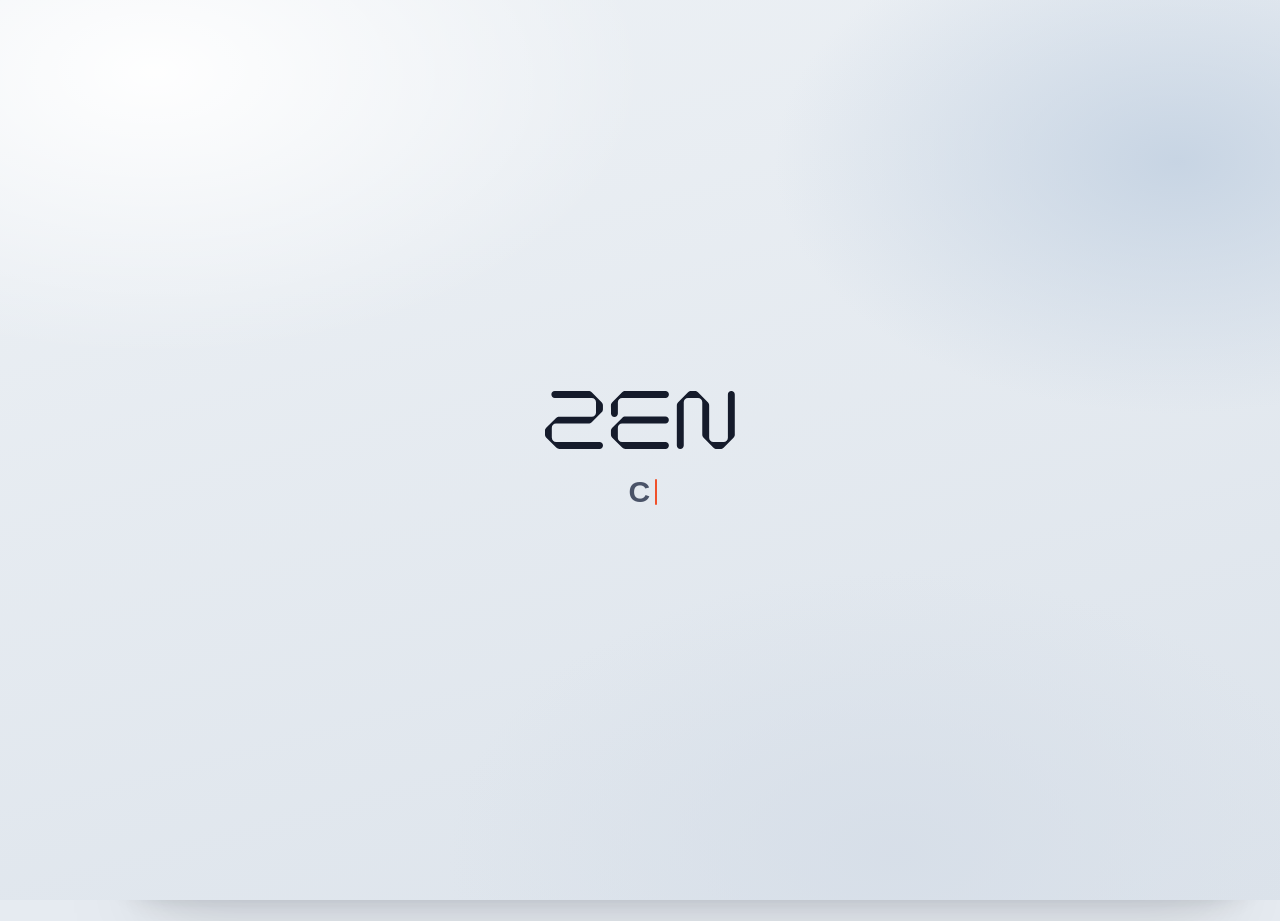
<file: zen/configurator/index.html>
<!doctype html>
<html lang="ja">
<head>
  <meta charset="utf-8" />
  <meta name="viewport" content="width=device-width, initial-scale=1" />
  <!-- Unlisted on purpose: the firmware buyers get does not include the config
       bridge this talks to, so the page would only frustrate anyone who found
       it. Nothing links here, and search engines are asked to stay away. Drop
       this line and link it from the ZEN page once the bridge ships. -->
  <meta name="robots" content="noindex, nofollow" />
  <title>ZEN Configurator</title>
  <link rel="icon" type="image/svg+xml" href="favicon.svg?v=38fbfc63" />
  <link rel="stylesheet" href="app.css?v=f22b8778" />
</head>
<body>
  <div id="app"></div>
  <!-- The startup animation lives outside #app: render() replaces #app wholesale
       on every state change, which would restart it. -->
  <div id="splash"></div>
  <input id="import-file" type="file" accept="application/json" hidden />
  <!-- Combos live in config/keymap.keymap, which a browser tab can only be
       handed; the desktop build opens it by path instead. -->
  <input id="keymap-file" type="file" accept=".keymap" hidden />

  <script src="keycodes.js?v=dee86bbc"></script>
  <script src="protocol.js?v=b9cc3310"></script>
  <script src="keymap-combos.js?v=def96d4f"></script>
  <script src="app.js?v=aa8cd8f2"></script>
</body>
</html>
</file>
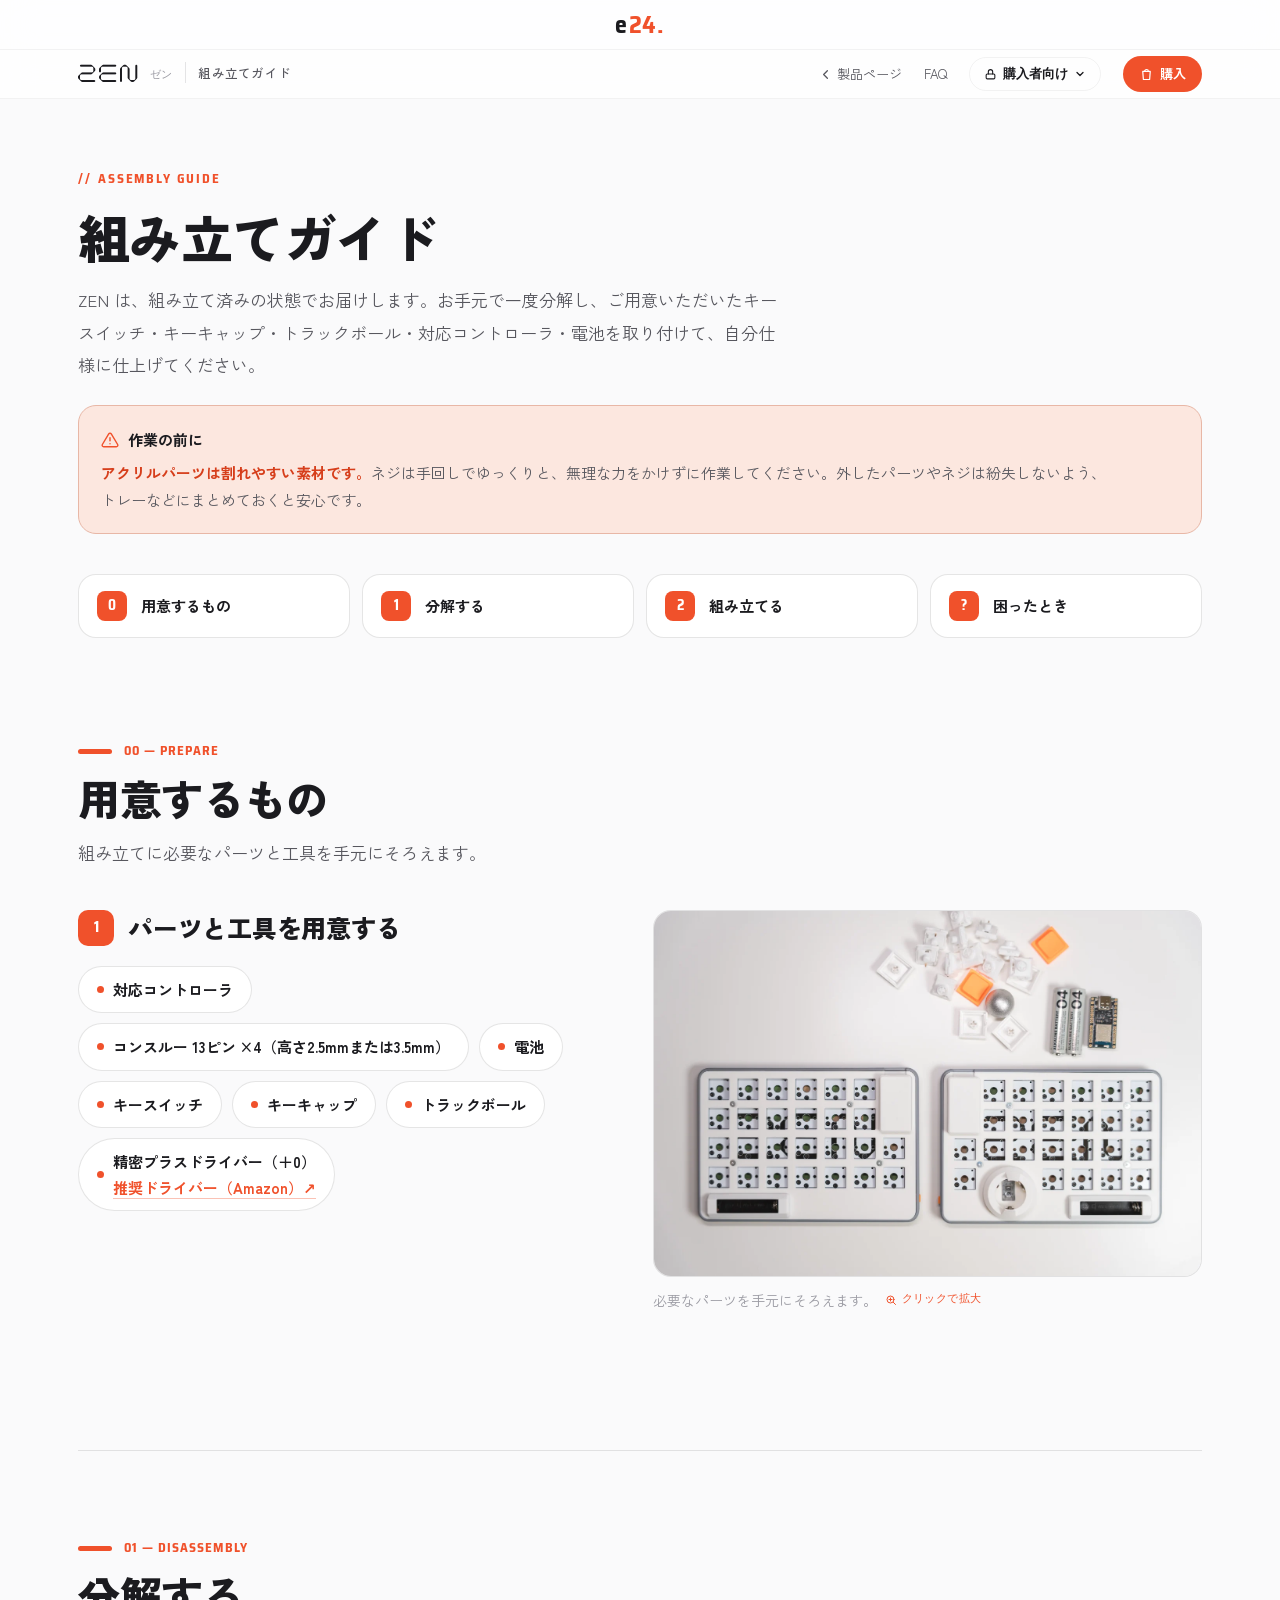
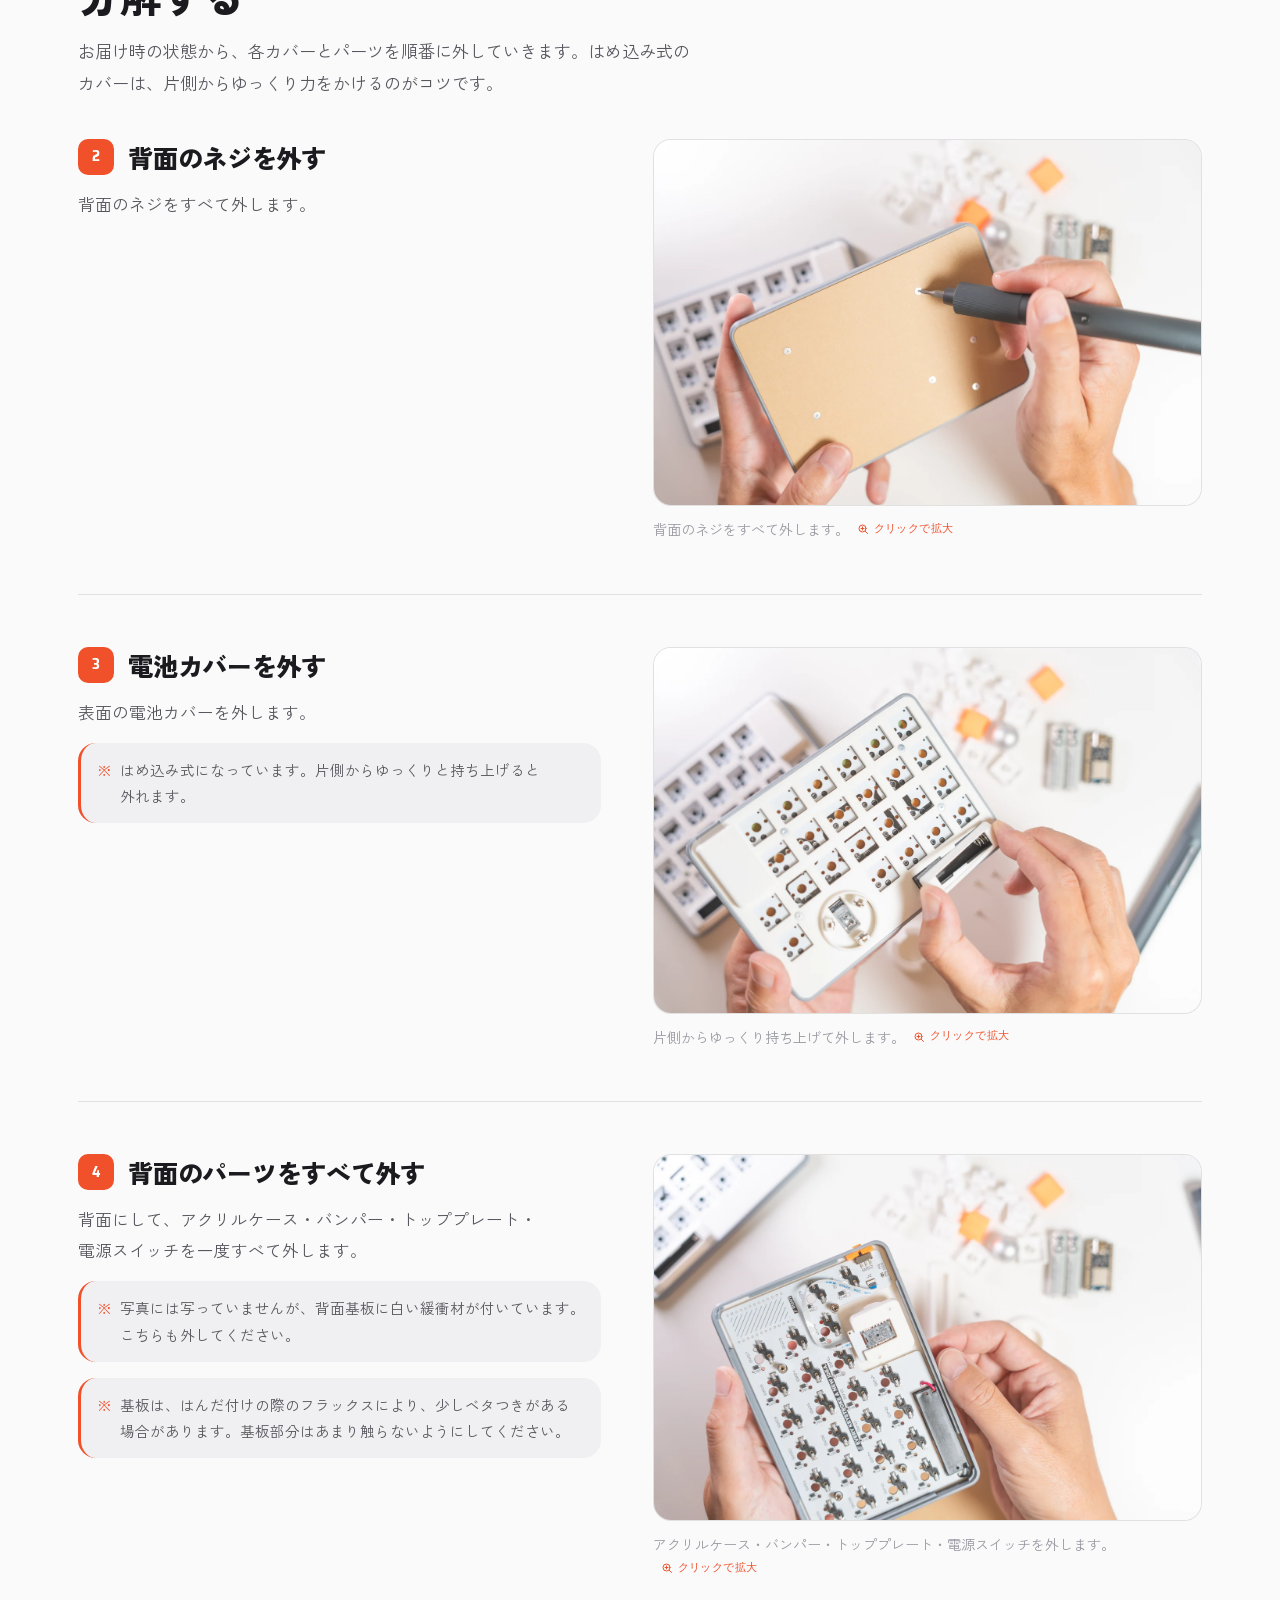
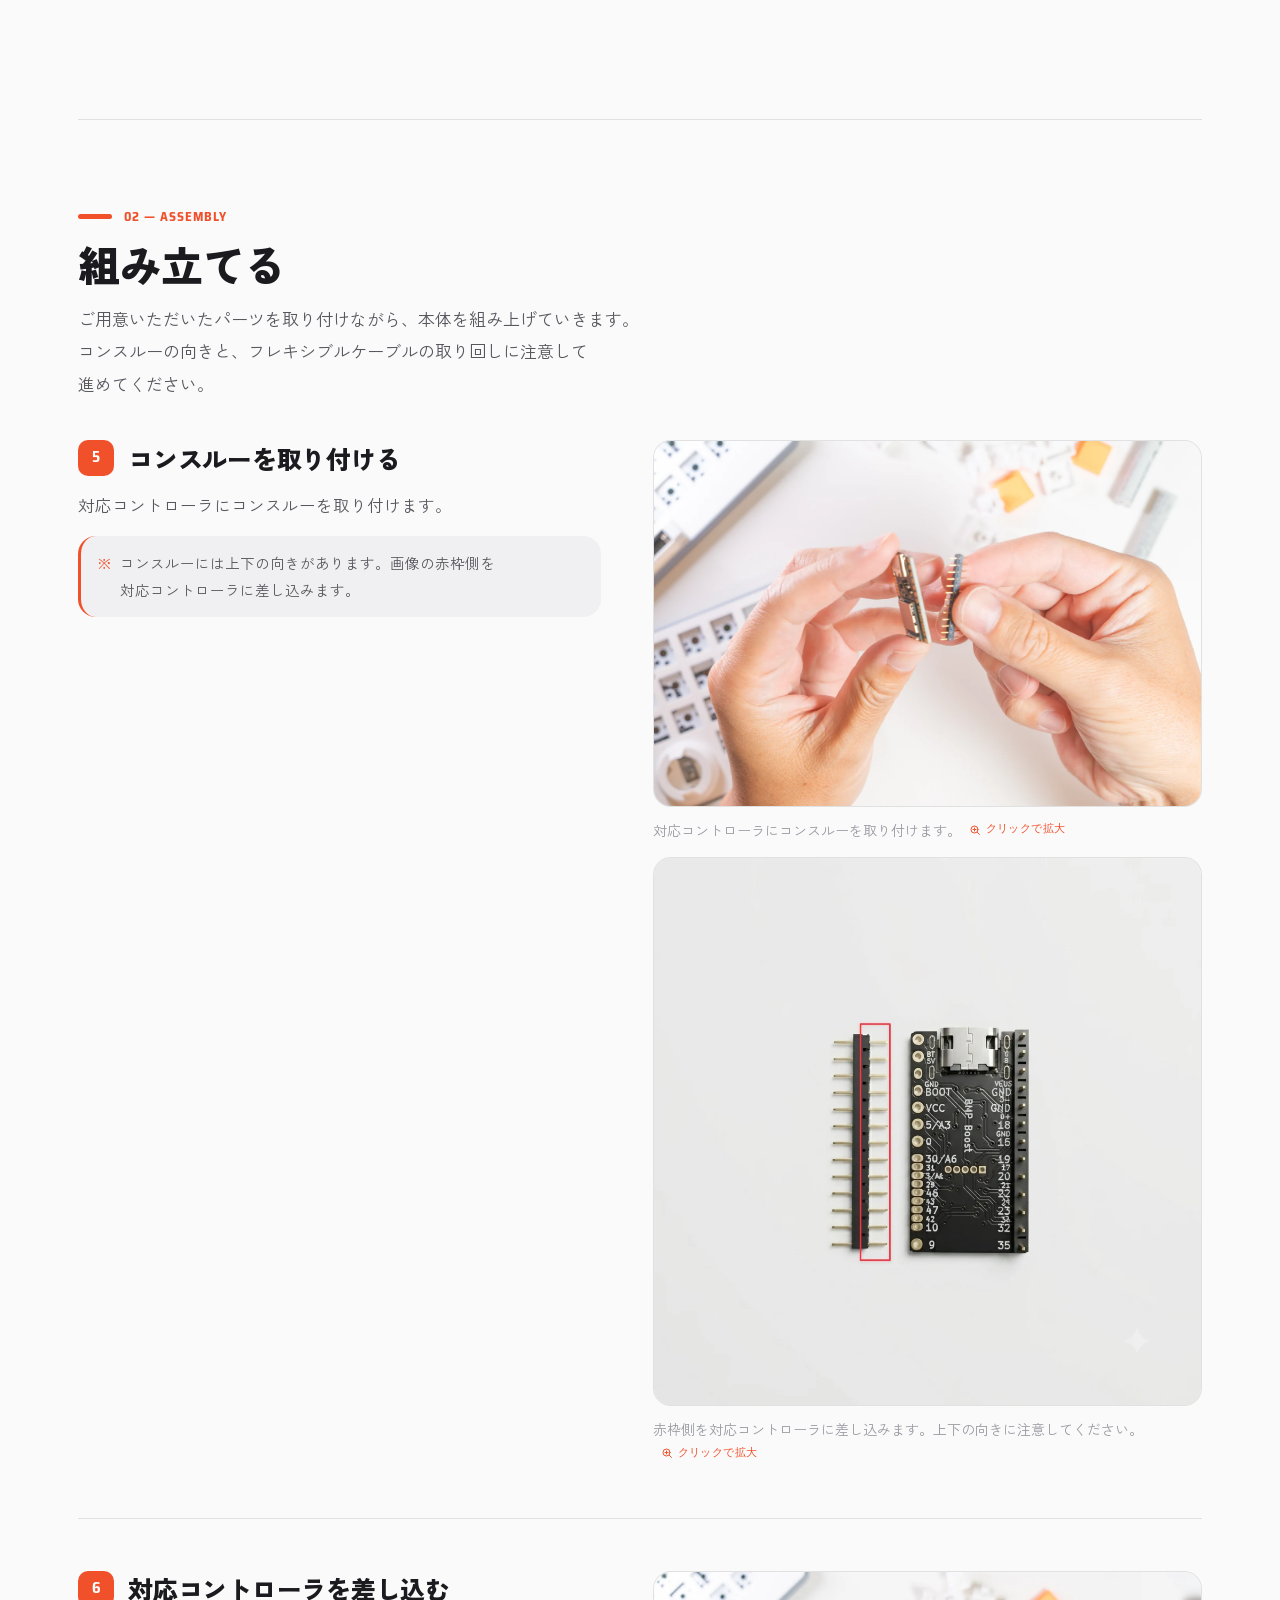
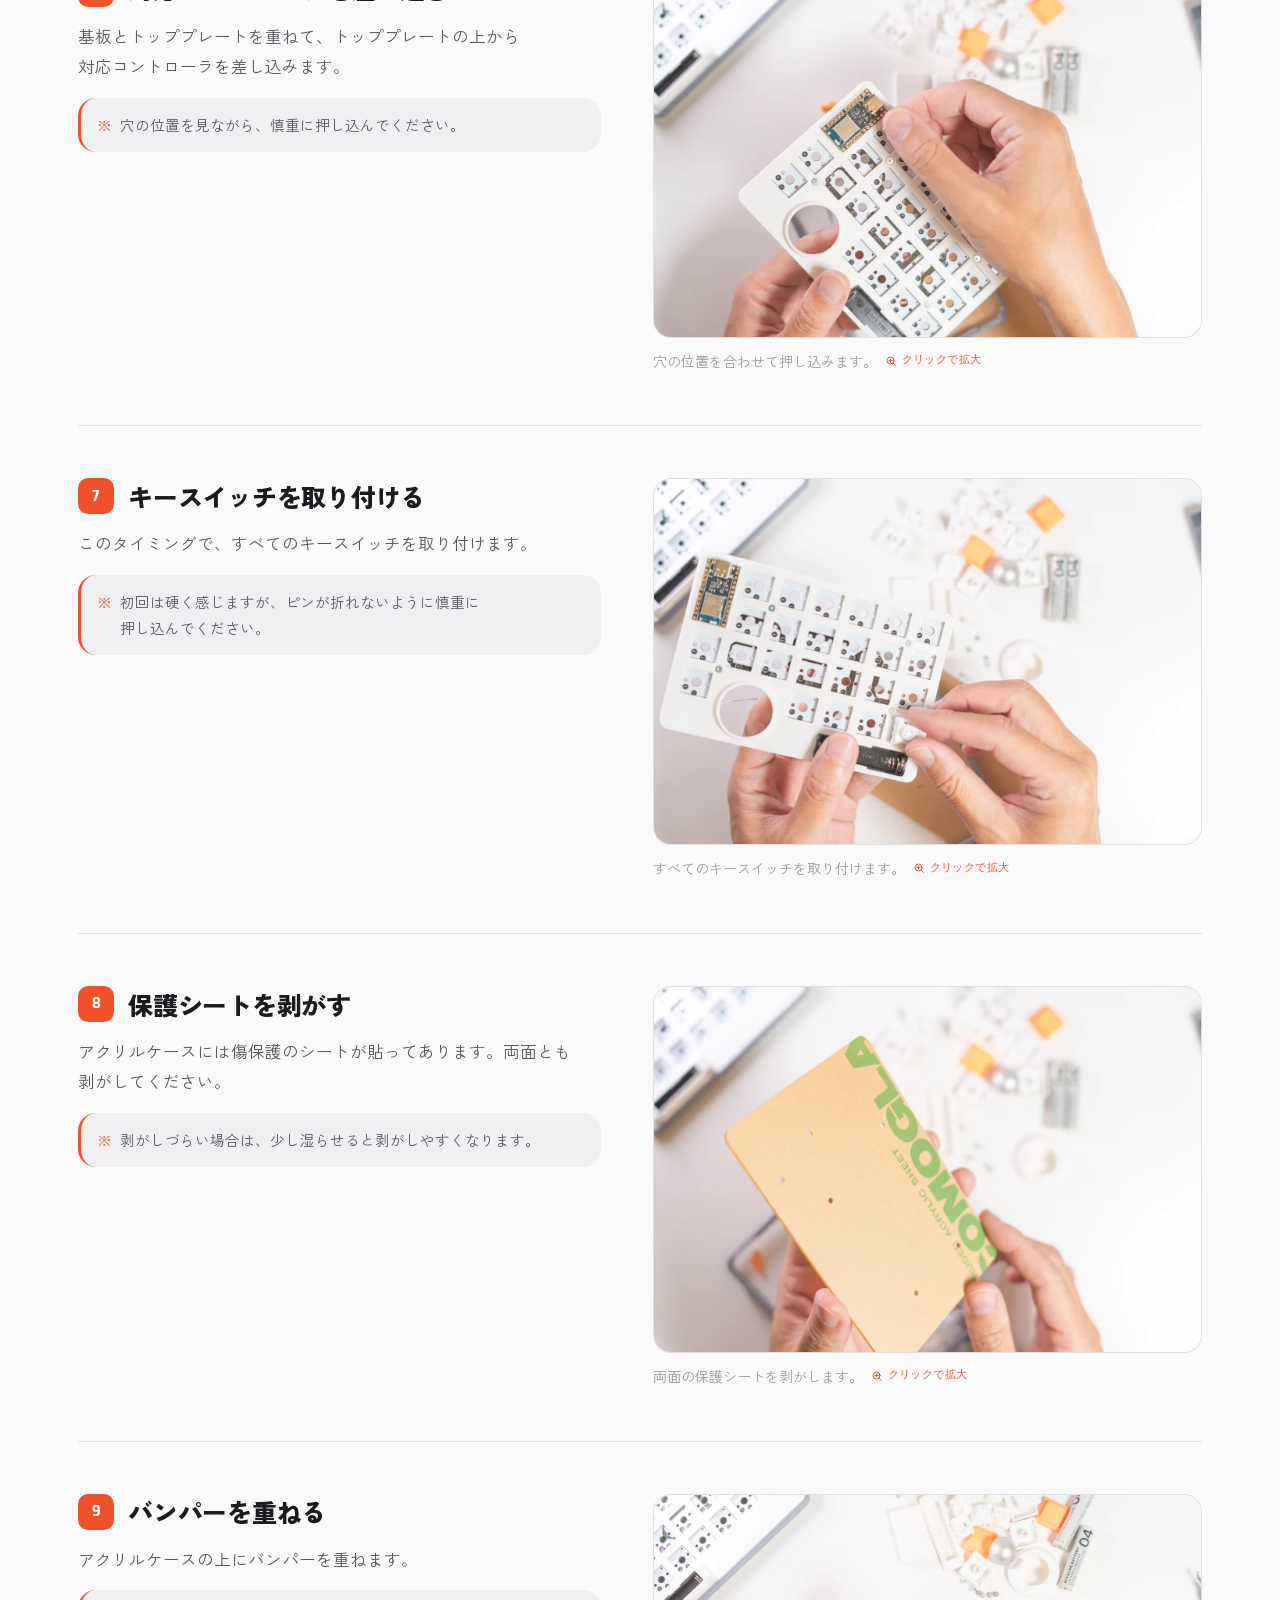
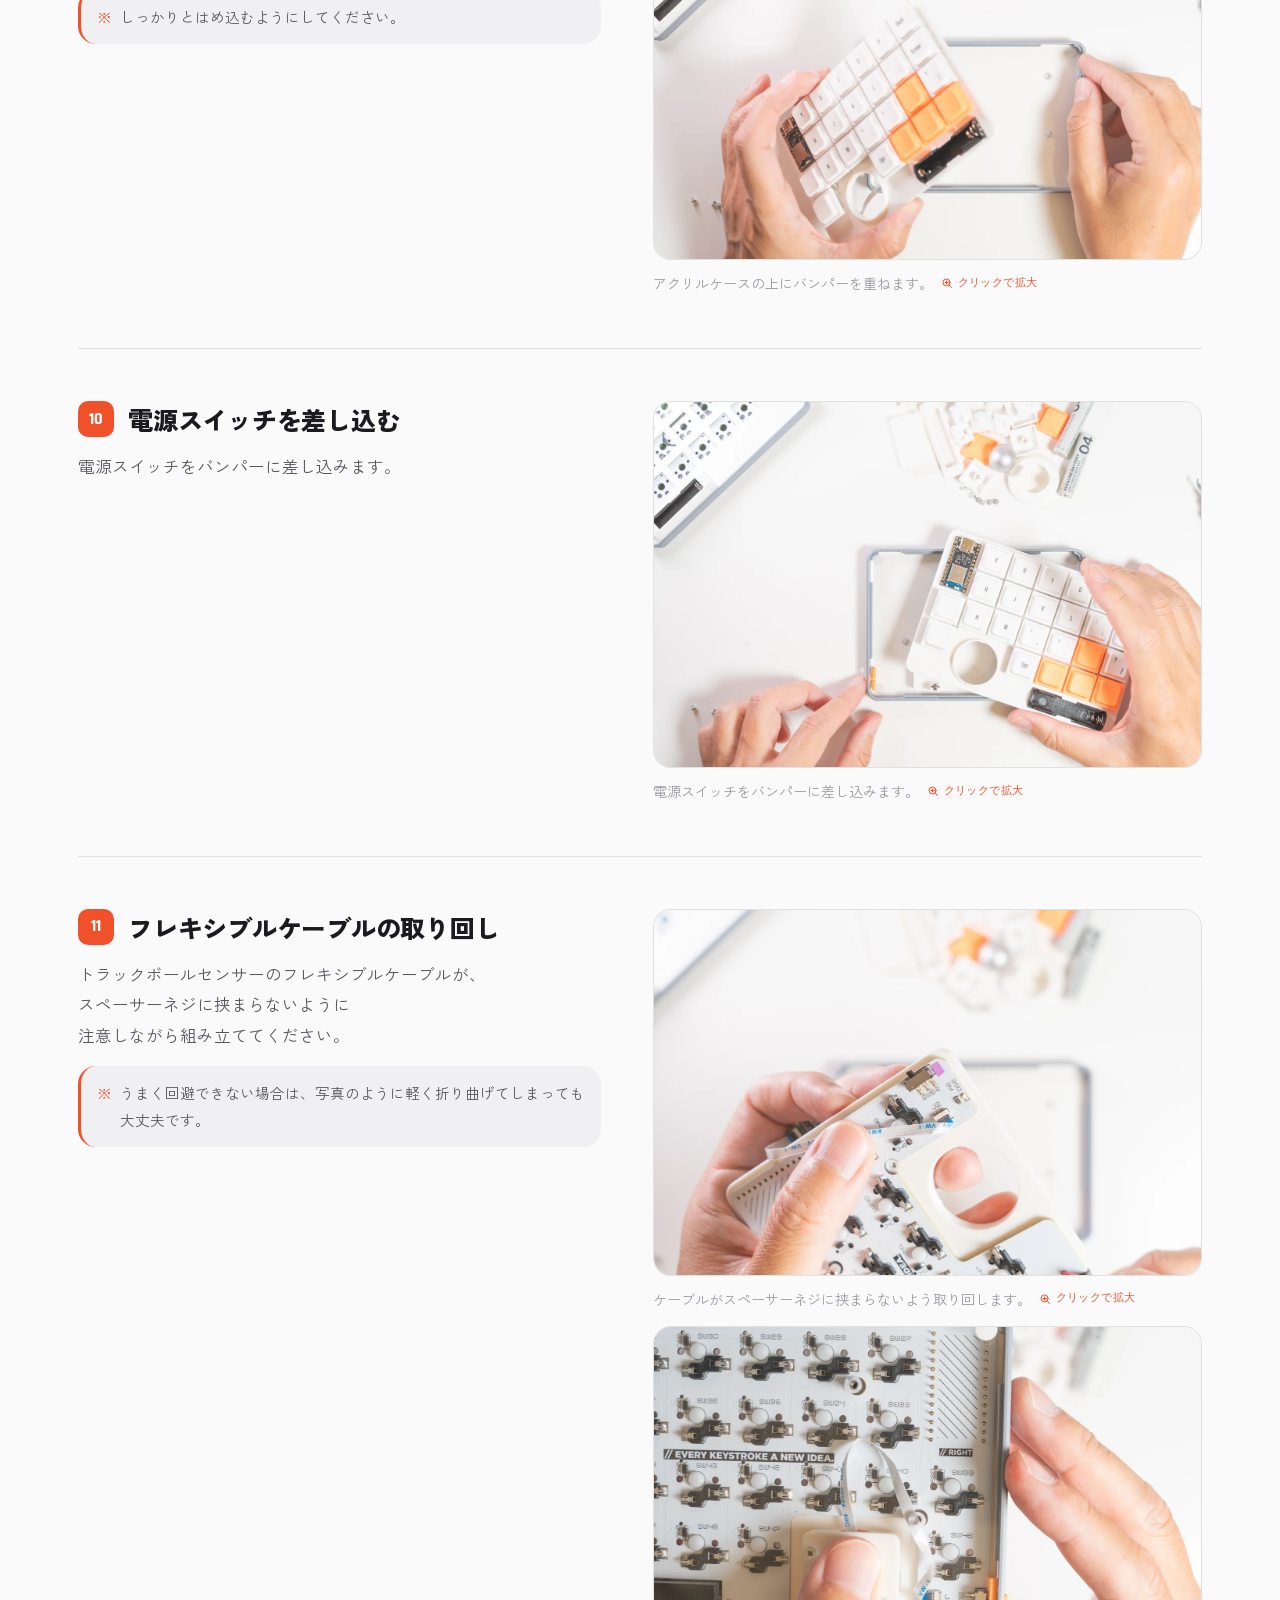
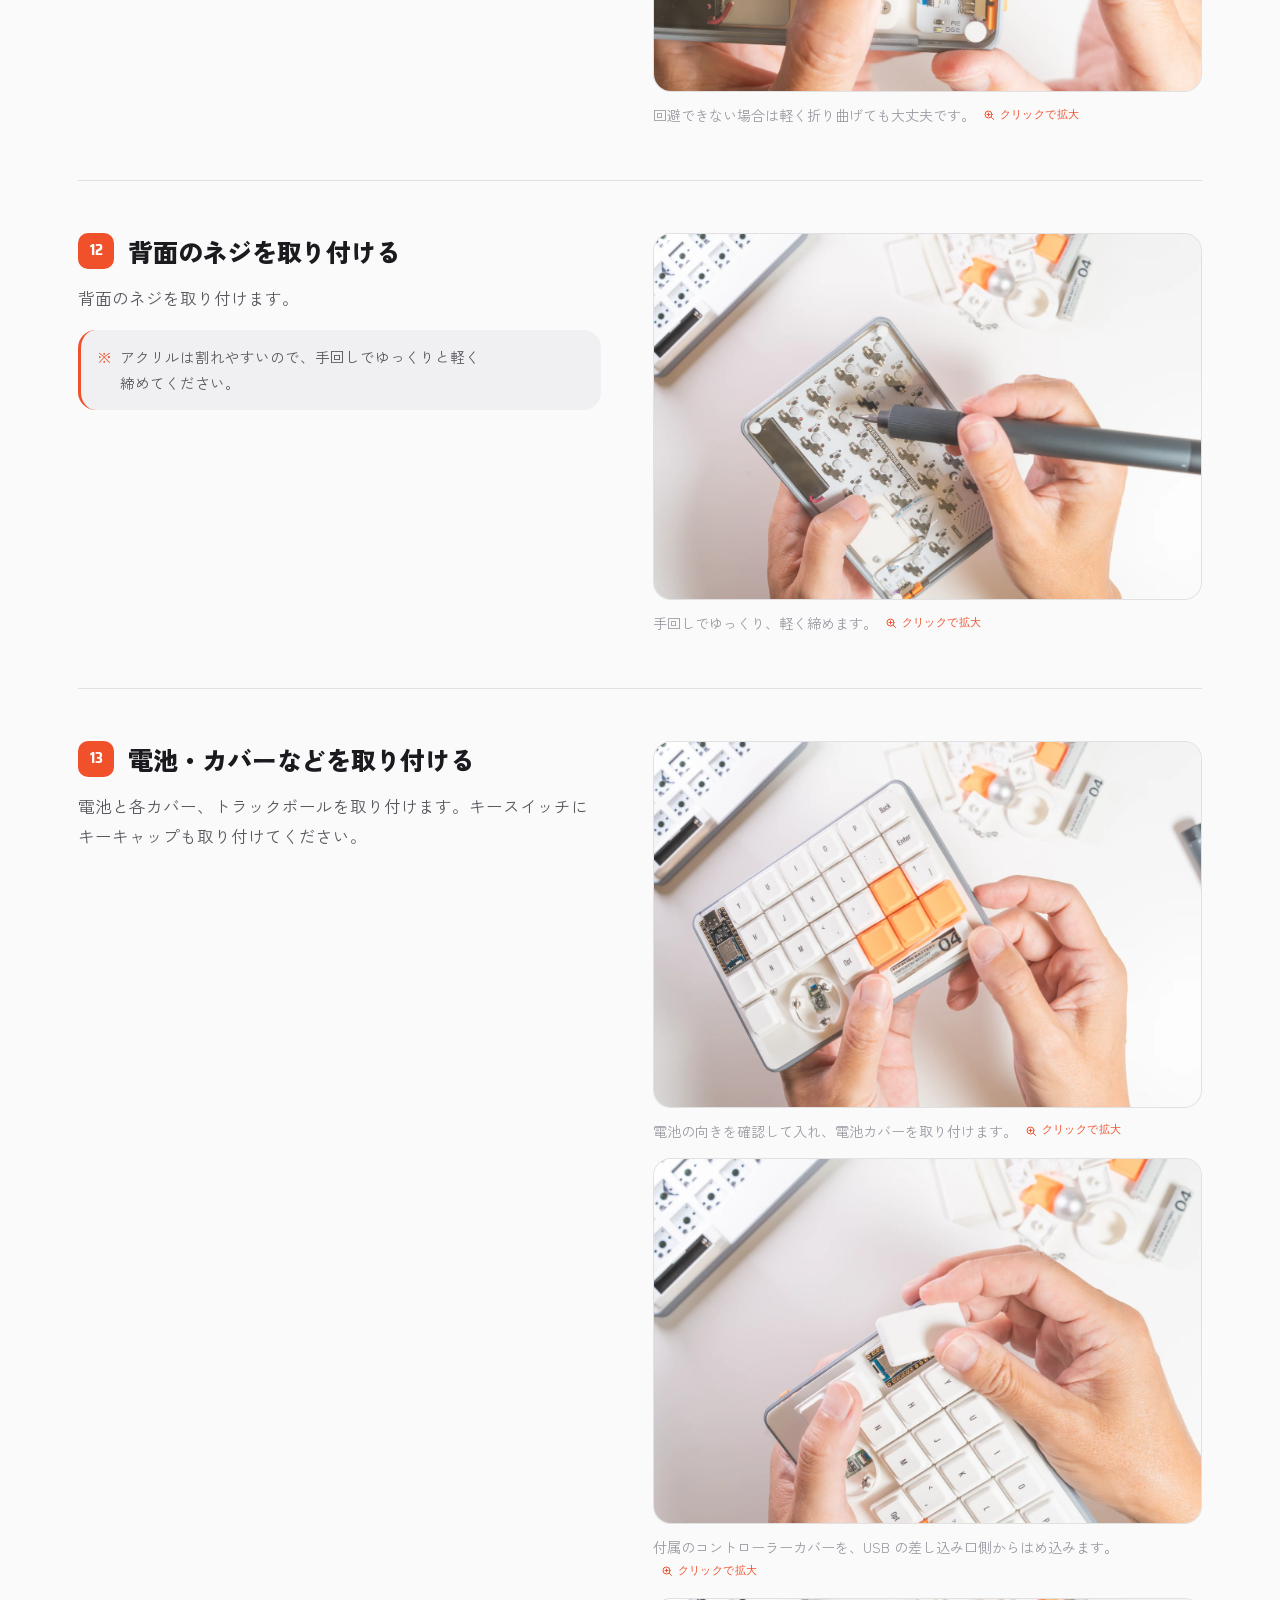
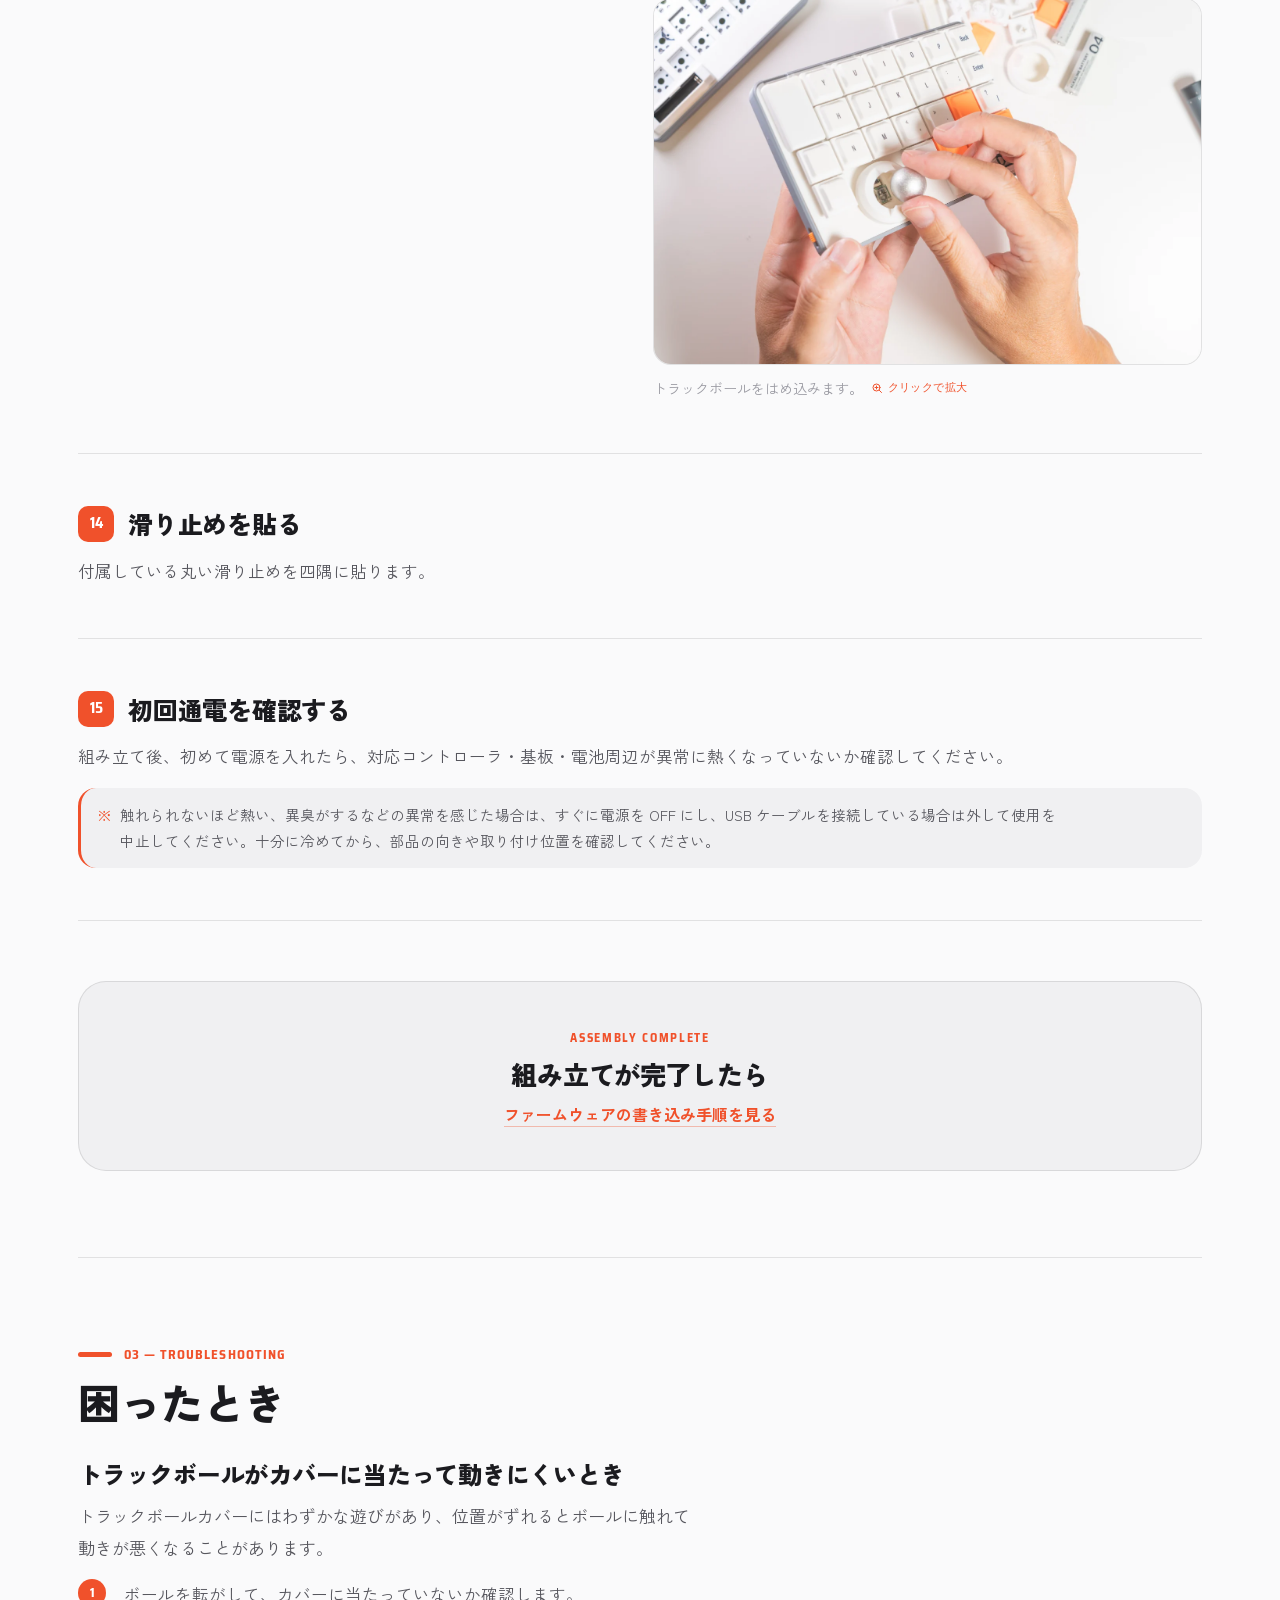
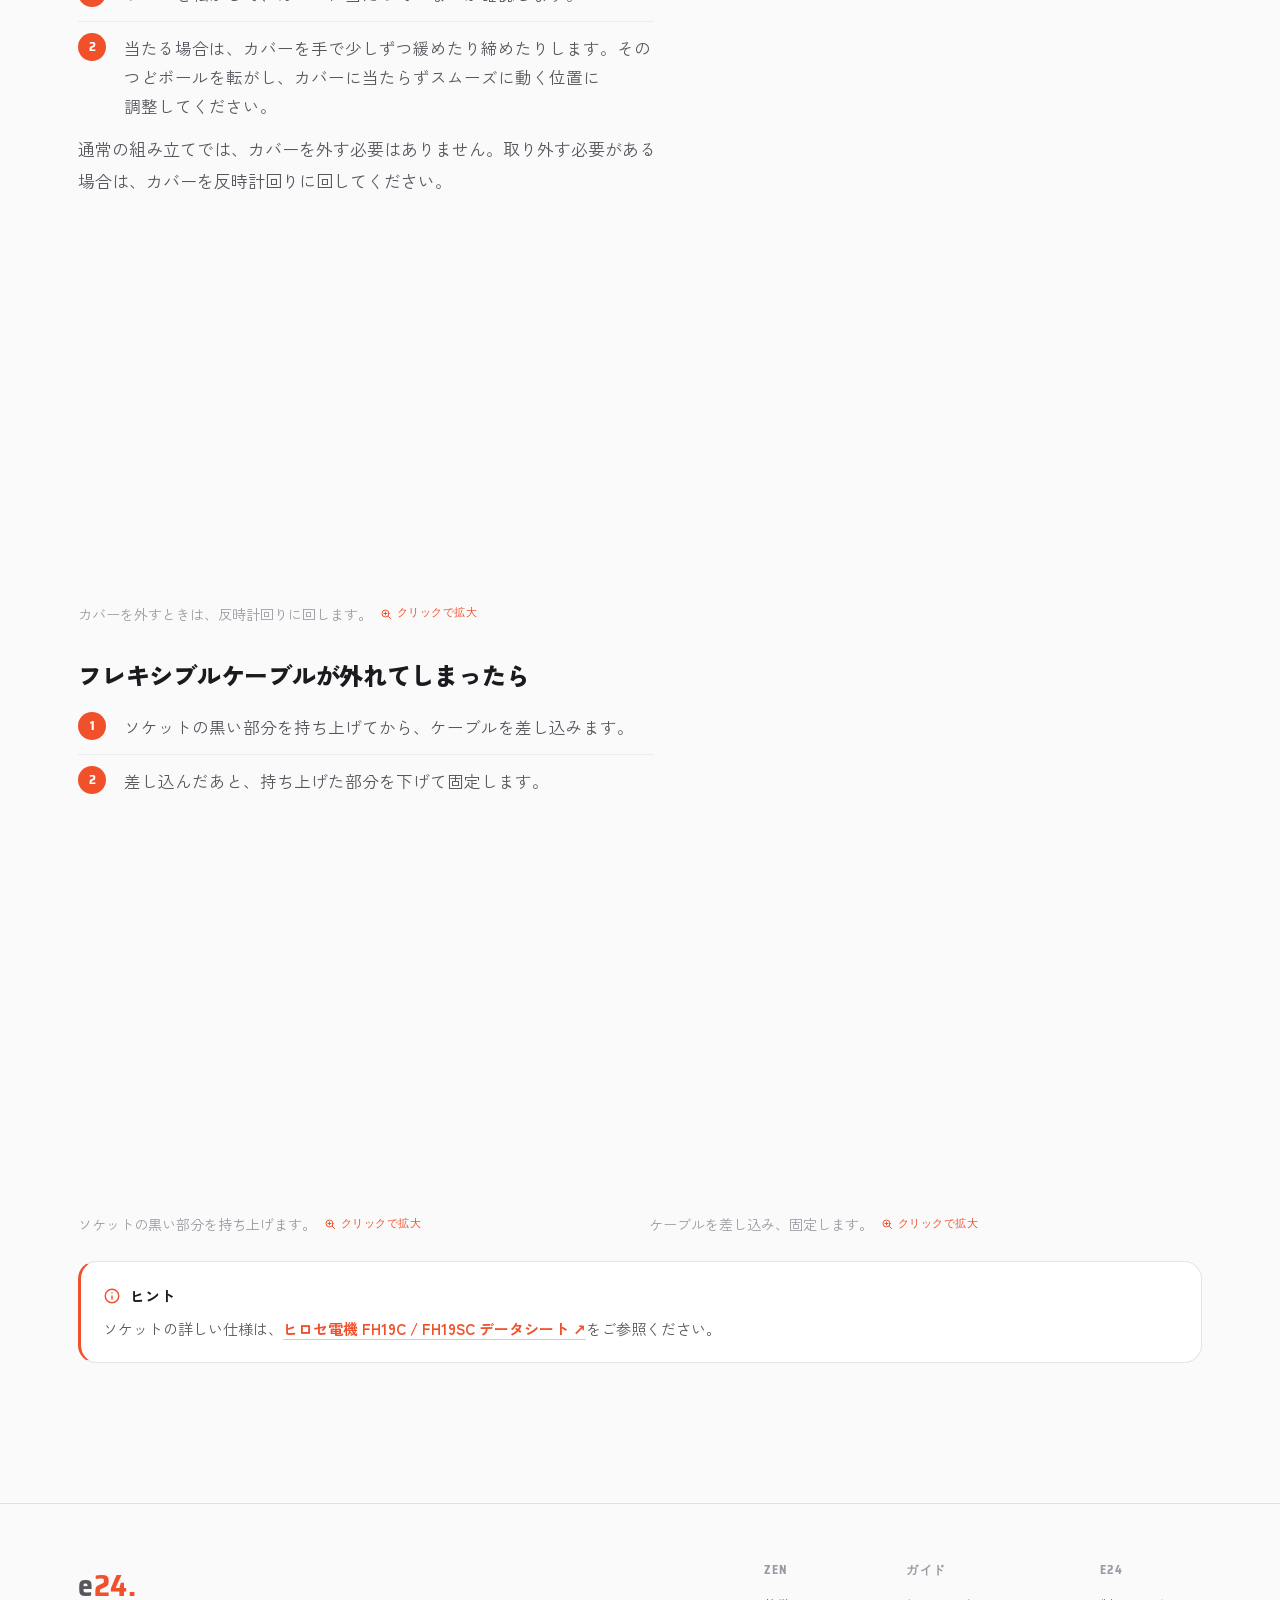
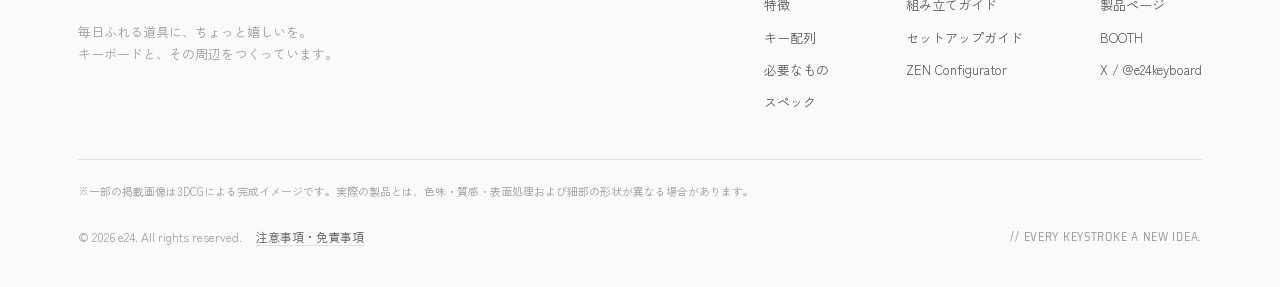
<file: zen/assembly.html>
<!DOCTYPE html>
<html lang="ja">
<head>
<meta charset="UTF-8">
<meta name="viewport" content="width=device-width, initial-scale=1.0">
<!-- Google tag (gtag.js) -->
<script async src="https://www.googletagmanager.com/gtag/js?id=G-2649HNYM9E"></script>
<script>
  window.dataLayer = window.dataLayer || [];
  function gtag(){dataLayer.push(arguments);}
  gtag('js', new Date());
  gtag('config', 'G-2649HNYM9E');
</script>
<link rel="icon" type="image/png" sizes="32x32" href="../favicon-32.png">
<link rel="icon" type="image/png" sizes="16x16" href="../favicon-16.png">
<link rel="apple-touch-icon" href="../apple-touch-icon.png">
<meta name="theme-color" content="#F0512B">
<title>ZEN — 組み立てガイド</title>
<link rel="preconnect" href="https://fonts.googleapis.com">
<link rel="preconnect" href="https://fonts.gstatic.com" crossorigin>
<link href="https://fonts.googleapis.com/css2?family=Zen+Kaku+Gothic+New:wght@400;500;700;900&family=Space+Mono:wght@400;700&family=Saira+SemiCondensed:wght@500;600;700&family=DotGothic16&display=swap" rel="stylesheet">
<link href="https://fonts.cdnfonts.com/css/d-din" rel="stylesheet">
<link rel="stylesheet" href="../e24.css">
<link rel="stylesheet" href="../zen.css">
<link rel="stylesheet" href="../zen-firmware.css">
<link rel="stylesheet" href="../zen-howto.css">
</head>
<body>

<!-- GLOBAL NAV -->
<nav class="gnav">
  <div class="gnav-inner solo">
    <span class="brand" aria-label="e24"><span class="e">e</span><span class="num">24</span><span class="dot">.</span></span>
  </div>
</nav>

<!-- PRODUCT SUBNAV -->
<div class="subnav">
  <div class="subnav-inner">
    <div class="name"><span class="zen-logo">ZEN</span><small>ゼン</small><span class="tagline">組み立てガイド</span></div>
    <div class="subnav-end">
      <nav class="links" id="subnavLinks">
        <a href="index.html" class="back"><svg viewBox="0 0 24 24" fill="none" stroke="currentColor" stroke-width="2" stroke-linecap="round" stroke-linejoin="round"><path d="m15 18-6-6 6-6"/></svg>製品ページ</a>
        <a href="index.html#faq">FAQ</a>
        <div class="owner-group">
          <span class="og-label">購入者向け</span>
          <a href="firmware.html">セットアップ</a>
          <a href="assembly.html">組み立て方</a>
        </div>
      </nav>
      <div class="subnav-owner">
        <button class="subnav-owner-btn" type="button" aria-haspopup="true" aria-expanded="false">
          <svg class="lock" viewBox="0 0 24 24" fill="none" stroke="currentColor" stroke-width="2" stroke-linecap="round" stroke-linejoin="round"><rect x="4" y="11" width="16" height="9" rx="2"/><path d="M8 11V7a4 4 0 0 1 8 0v4"/></svg>
          購入者向け
          <svg class="chev" viewBox="0 0 24 24" fill="none" stroke="currentColor" stroke-width="2.6" stroke-linecap="round" stroke-linejoin="round"><path d="m6 9 6 6 6-6"/></svg>
        </button>
        <div class="subnav-owner-menu">
          <div class="oh">購入者向けメニュー</div>
          <a href="firmware.html"><svg viewBox="0 0 24 24" fill="none" stroke="currentColor" stroke-width="1.8" stroke-linecap="round" stroke-linejoin="round"><rect x="6" y="6" width="12" height="12" rx="2"/><path d="M9 2v2M15 2v2M9 20v2M15 20v2M2 9h2M2 15h2M20 9h2M20 15h2"/></svg>セットアップ</a>
          <a href="assembly.html"><svg viewBox="0 0 24 24" fill="none" stroke="currentColor" stroke-width="1.8" stroke-linecap="round" stroke-linejoin="round"><path d="M14.7 6.3a4 4 0 0 0-5.4 5.4L3 18v3h3l6.3-6.3a4 4 0 0 0 5.4-5.4l-2.5 2.5-2.5-.7-.7-2.5z"/></svg>組み立て方</a>
        </div>
      </div>
      <a href="https://e24key.booth.pm/items/8457837" target="_blank" rel="noopener" class="buy-btn">
        <svg viewBox="0 0 24 24" fill="none" stroke="currentColor" stroke-width="1.9" stroke-linecap="round" stroke-linejoin="round"><path d="M6 7h12l-1 13H7L6 7z"/><path d="M9 7a3 3 0 0 1 6 0"/></svg>
        購入
      </a>
      <button class="subnav-burger" type="button" aria-label="メニューを開閉" aria-expanded="false" aria-controls="subnavLinks">
        <span class="bz"><i></i><i></i><i></i></span>
      </button>
    </div>
  </div>
</div>

<main class="fw-page ho-page" data-screen-label="組み立てガイド">

  <!-- HERO -->
  <header class="fw-hero">
    <div class="wrap">
      <span class="eyebrow-mono">ASSEMBLY GUIDE</span>
      <h1>組み立てガイド</h1>
      <p class="lead">ZEN は、組み立て済みの状態でお届けします。お手元で一度分解し、ご用意いただいたキースイッチ・キーキャップ・トラックボール・対応コントローラ・電池を取り付けて、自分仕様に仕上げてください。</p>

      <div class="fw-panel warn">
        <div class="ph"><svg viewBox="0 0 24 24" fill="none" stroke="currentColor" stroke-width="1.9" stroke-linecap="round" stroke-linejoin="round"><path d="M12 9v4M12 17h.01M10.3 3.9 1.8 18a2 2 0 0 0 1.7 3h17a2 2 0 0 0 1.7-3L13.7 3.9a2 2 0 0 0-3.4 0z"/></svg>作業の前に</div>
        <strong>アクリルパーツは割れやすい素材です。</strong>ネジは手回しでゆっくりと、無理な力をかけずに作業してください。外したパーツやネジは紛失しないよう、トレーなどにまとめておくと安心です。
      </div>

      <nav class="fw-toc" aria-label="目次">
        <a href="#prepare"><span class="n">0</span><span class="t">用意するもの</span></a>
        <a href="#disassemble"><span class="n">1</span><span class="t">分解する</span></a>
        <a href="#assemble"><span class="n">2</span><span class="t">組み立てる</span></a>
        <a href="#trouble"><span class="n">?</span><span class="t">困ったとき</span></a>
      </nav>
    </div>
  </header>

  <!-- 0. prepare -->
  <section class="fw-sec" id="prepare">
    <div class="wrap">
      <div class="sec-num">00 — PREPARE</div>
      <h2>用意するもの</h2>
      <p class="ho-lead">組み立てに必要なパーツと工具を手元にそろえます。</p>

      <div class="ho-steps">
        <div class="ho-step">
          <div class="ho-body">
            <div class="ho-head"><span class="ho-n">1</span><h3>パーツと工具を用意する</h3></div>
            <ul class="ho-parts">
              <li>対応コントローラ</li>
              <li>コンスルー 13ピン ×4（高さ2.5mmまたは3.5mm）</li>
              <li>電池</li>
              <li>キースイッチ</li>
              <li>キーキャップ</li>
              <li>トラックボール</li>
              <li><span>精密プラスドライバー（＋0）<br><a class="text-link" href="https://www.amazon.co.jp/dp/B0H7J2J4RK" target="_blank" rel="noopener">推奨ドライバー（Amazon）↗</a></span></li>
            </ul>
          </div>
          <div class="ho-figs">
            <figure class="fw-fig"><img src="../assets/howto/1.webp" alt="ZEN 本体と、対応コントローラ・電池・キースイッチ・キーキャップ・トラックボールなどのパーツ" loading="lazy"><figcaption>必要なパーツを手元にそろえます。</figcaption></figure>
          </div>
        </div>
      </div>
      <div class="fw-divider"></div>
    </div>
  </section>

  <!-- 1. disassembly -->
  <section class="fw-sec" id="disassemble">
    <div class="wrap">
      <div class="sec-num">01 — DISASSEMBLY</div>
      <h2>分解する</h2>
      <p class="ho-lead">お届け時の状態から、各カバーとパーツを順番に外していきます。はめ込み式のカバーは、片側からゆっくり力をかけるのがコツです。</p>

      <div class="ho-steps">
        <div class="ho-step">
          <div class="ho-body">
            <div class="ho-head"><span class="ho-n">2</span><h3>背面のネジを外す</h3></div>
            <p>背面のネジをすべて外します。</p>
          </div>
          <div class="ho-figs">
            <figure class="fw-fig"><img src="../assets/howto/2.webp" alt="ZEN 背面のネジを外しているようす" loading="lazy"><figcaption>背面のネジをすべて外します。</figcaption></figure>
          </div>
        </div>

        <div class="ho-step">
          <div class="ho-body">
            <div class="ho-head"><span class="ho-n">3</span><h3>電池カバーを外す</h3></div>
            <p>表面の電池カバーを外します。</p>
            <div class="ho-note">はめ込み式になっています。片側からゆっくりと持ち上げると外れます。</div>
          </div>
          <div class="ho-figs">
            <figure class="fw-fig"><img src="../assets/howto/4.webp" alt="電池カバーを片側から持ち上げて外すようす" loading="lazy"><figcaption>片側からゆっくり持ち上げて外します。</figcaption></figure>
          </div>
        </div>

        <div class="ho-step">
          <div class="ho-body">
            <div class="ho-head"><span class="ho-n">4</span><h3>背面のパーツをすべて外す</h3></div>
            <p>背面にして、アクリルケース・バンパー・トッププレート・電源スイッチを一度すべて外します。</p>
            <div class="ho-note">写真には写っていませんが、背面基板に白い緩衝材が付いています。こちらも外してください。</div>
            <div class="ho-note">基板は、はんだ付けの際のフラックスにより、少しベタつきがある場合があります。基板部分はあまり触らないようにしてください。</div>
          </div>
          <div class="ho-figs">
            <figure class="fw-fig"><img src="../assets/howto/6.webp" alt="背面のアクリルケース・バンパー・トッププレート・電源スイッチを外したようす" loading="lazy"><figcaption>アクリルケース・バンパー・トッププレート・電源スイッチを外します。</figcaption></figure>
          </div>
        </div>
      </div>
      <div class="fw-divider"></div>
    </div>
  </section>

  <!-- 2. assembly -->
  <section class="fw-sec" id="assemble">
    <div class="wrap">
      <div class="sec-num">02 — ASSEMBLY</div>
      <h2>組み立てる</h2>
      <p class="ho-lead">ご用意いただいたパーツを取り付けながら、本体を組み上げていきます。コンスルーの向きと、フレキシブルケーブルの取り回しに注意して進めてください。</p>

      <div class="ho-steps">
        <div class="ho-step">
          <div class="ho-body">
            <div class="ho-head"><span class="ho-n">5</span><h3>コンスルーを取り付ける</h3></div>
            <p>対応コントローラにコンスルーを取り付けます。</p>
            <div class="ho-note">コンスルーには上下の向きがあります。画像の赤枠側を対応コントローラに差し込みます。</div>
          </div>
          <div class="ho-figs">
            <figure class="fw-fig"><img src="../assets/howto/7-1.webp" alt="対応コントローラにコンスルーを合わせるようす" loading="lazy"><figcaption>対応コントローラにコンスルーを取り付けます。</figcaption></figure>
            <figure class="fw-fig"><img src="../assets/howto/7-consul-direction.webp" alt="コンスルーと対応コントローラ。赤枠が差し込む向きを示している" loading="lazy"><figcaption>赤枠側を対応コントローラに差し込みます。上下の向きに注意してください。</figcaption></figure>
          </div>
        </div>

        <div class="ho-step">
          <div class="ho-body">
            <div class="ho-head"><span class="ho-n">6</span><h3>対応コントローラを差し込む</h3></div>
            <p>基板とトッププレートを重ねて、トッププレートの上から対応コントローラを差し込みます。</p>
            <div class="ho-note">穴の位置を見ながら、慎重に押し込んでください。</div>
          </div>
          <div class="ho-figs">
            <figure class="fw-fig"><img src="../assets/howto/7-2.webp" alt="基板とトッププレートを重ね、上から対応コントローラを差し込むようす" loading="lazy"><figcaption>穴の位置を合わせて押し込みます。</figcaption></figure>
          </div>
        </div>

        <div class="ho-step">
          <div class="ho-body">
            <div class="ho-head"><span class="ho-n">7</span><h3>キースイッチを取り付ける</h3></div>
            <p>このタイミングで、すべてのキースイッチを取り付けます。</p>
            <div class="ho-note">初回は硬く感じますが、ピンが折れないように慎重に押し込んでください。</div>
          </div>
          <div class="ho-figs">
            <figure class="fw-fig"><img src="../assets/howto/8.webp" alt="基板にキースイッチを取り付けているようす" loading="lazy"><figcaption>すべてのキースイッチを取り付けます。</figcaption></figure>
          </div>
        </div>

        <div class="ho-step">
          <div class="ho-body">
            <div class="ho-head"><span class="ho-n">8</span><h3>保護シートを剥がす</h3></div>
            <p>アクリルケースには傷保護のシートが貼ってあります。両面とも剥がしてください。</p>
            <div class="ho-note">剥がしづらい場合は、少し湿らせると剥がしやすくなります。</div>
          </div>
          <div class="ho-figs">
            <figure class="fw-fig"><img src="../assets/howto/9.webp" alt="アクリルケースの保護シートを剥がすようす" loading="lazy"><figcaption>両面の保護シートを剥がします。</figcaption></figure>
          </div>
        </div>

        <div class="ho-step">
          <div class="ho-body">
            <div class="ho-head"><span class="ho-n">9</span><h3>バンパーを重ねる</h3></div>
            <p>アクリルケースの上にバンパーを重ねます。</p>
            <div class="ho-note">しっかりとはめ込むようにしてください。</div>
          </div>
          <div class="ho-figs">
            <figure class="fw-fig"><img src="../assets/howto/10.webp" alt="アクリルケースの上にバンパーを重ねるようす" loading="lazy"><figcaption>アクリルケースの上にバンパーを重ねます。</figcaption></figure>
          </div>
        </div>

        <div class="ho-step">
          <div class="ho-body">
            <div class="ho-head"><span class="ho-n">10</span><h3>電源スイッチを差し込む</h3></div>
            <p>電源スイッチをバンパーに差し込みます。</p>
          </div>
          <div class="ho-figs">
            <figure class="fw-fig"><img src="../assets/howto/11.webp" alt="電源スイッチをバンパーに差し込むようす" loading="lazy"><figcaption>電源スイッチをバンパーに差し込みます。</figcaption></figure>
          </div>
        </div>

        <div class="ho-step">
          <div class="ho-body">
            <div class="ho-head"><span class="ho-n">11</span><h3>フレキシブルケーブルの取り回し</h3></div>
            <p>トラックボールセンサーのフレキシブルケーブルが、スペーサーネジに挟まらないように注意しながら組み立ててください。</p>
            <div class="ho-note">うまく回避できない場合は、写真のように軽く折り曲げてしまっても大丈夫です。</div>
          </div>
          <div class="ho-figs">
            <figure class="fw-fig"><img src="../assets/howto/12.webp" alt="トラックボールセンサーのフレキシブルケーブル周辺" loading="lazy"><figcaption>ケーブルがスペーサーネジに挟まらないよう取り回します。</figcaption></figure>
            <figure class="fw-fig"><img src="../assets/howto/13.webp" alt="フレキシブルケーブルを取り回しながら組み立てるようす" loading="lazy"><figcaption>回避できない場合は軽く折り曲げても大丈夫です。</figcaption></figure>
          </div>
        </div>

        <div class="ho-step">
          <div class="ho-body">
            <div class="ho-head"><span class="ho-n">12</span><h3>背面のネジを取り付ける</h3></div>
            <p>背面のネジを取り付けます。</p>
            <div class="ho-note">アクリルは割れやすいので、手回しでゆっくりと軽く締めてください。</div>
          </div>
          <div class="ho-figs">
            <figure class="fw-fig"><img src="../assets/howto/14.webp" alt="背面のネジを手回しで締めているようす" loading="lazy"><figcaption>手回しでゆっくり、軽く締めます。</figcaption></figure>
          </div>
        </div>

        <div class="ho-step">
          <div class="ho-body">
            <div class="ho-head"><span class="ho-n">13</span><h3>電池・カバーなどを取り付ける</h3></div>
            <p>電池と各カバー、トラックボールを取り付けます。キースイッチにキーキャップも取り付けてください。</p>
          </div>
          <div class="ho-figs">
            <figure class="fw-fig"><img src="../assets/howto/15.webp" alt="電池カバーを取り付けているようす" loading="lazy"><figcaption>電池の向きを確認して入れ、電池カバーを取り付けます。</figcaption></figure>
            <figure class="fw-fig"><img src="../assets/howto/16.webp" alt="コントローラーカバーを取り付けるようす" loading="lazy"><figcaption>付属のコントローラーカバーを、USB の差し込み口側からはめ込みます。</figcaption></figure>
            <figure class="fw-fig"><img src="../assets/howto/17.webp" alt="トラックボールをはめ込むようす" loading="lazy"><figcaption>トラックボールをはめ込みます。</figcaption></figure>
          </div>
        </div>

        <div class="ho-step solo">
          <div class="ho-body">
            <div class="ho-head"><span class="ho-n">14</span><h3>滑り止めを貼る</h3></div>
            <p>付属している丸い滑り止めを四隅に貼ります。</p>
          </div>
        </div>

        <div class="ho-step solo">
          <div class="ho-body">
            <div class="ho-head"><span class="ho-n">15</span><h3>初回通電を確認する</h3></div>
            <p>組み立て後、初めて電源を入れたら、対応コントローラ・基板・電池周辺が異常に熱くなっていないか確認してください。</p>
            <div class="ho-note">触れられないほど熱い、異臭がするなどの異常を感じた場合は、すぐに電源を OFF にし、USB ケーブルを接続している場合は外して使用を中止してください。十分に冷めてから、部品の向きや取り付け位置を確認してください。</div>
          </div>
        </div>

        <div class="ho-outro">
          <span class="badge">Assembly complete</span>
          <h3>組み立てが完了したら</h3>
          <p><a href="firmware.html">ファームウェアの書き込み手順を見る</a></p>
        </div>
      </div>
      <div class="fw-divider"></div>
    </div>
  </section>

  <!-- trouble -->
  <section class="fw-sec" id="trouble">
    <div class="wrap">
      <div class="sec-num">03 — TROUBLESHOOTING</div>
      <h2>困ったとき</h2>

      <h3>トラックボールがカバーに当たって動きにくいとき</h3>
      <p>トラックボールカバーにはわずかな遊びがあり、位置がずれるとボールに触れて動きが悪くなることがあります。</p>
      <ol class="ho-trouble-steps">
        <li>ボールを転がして、カバーに当たっていないか確認します。</li>
        <li>当たる場合は、カバーを手で少しずつ緩めたり締めたりします。そのつどボールを転がし、カバーに当たらずスムーズに動く位置に調整してください。</li>
      </ol>
      <p>通常の組み立てでは、カバーを外す必要はありません。取り外す必要がある場合は、カバーを反時計回りに回してください。</p>
      <div class="fw-figs">
        <figure class="fw-fig"><img src="../assets/howto/3.webp" alt="トラックボールカバーを反時計回りに回して外すようす" loading="lazy"><figcaption>カバーを外すときは、反時計回りに回します。</figcaption></figure>
      </div>

      <h3>フレキシブルケーブルが外れてしまったら</h3>
      <ol class="ho-trouble-steps">
        <li>ソケットの黒い部分を持ち上げてから、ケーブルを差し込みます。</li>
        <li>差し込んだあと、持ち上げた部分を下げて固定します。</li>
      </ol>
      <div class="fw-figs">
        <figure class="fw-fig"><img src="../assets/howto/18-2.webp" alt="ソケットの黒い部分を持ち上げているようす" loading="lazy"><figcaption>ソケットの黒い部分を持ち上げます。</figcaption></figure>
        <figure class="fw-fig"><img src="../assets/howto/18-1.webp" alt="フレキシブルケーブルをソケットに差し込むようす" loading="lazy"><figcaption>ケーブルを差し込み、固定します。</figcaption></figure>
      </div>
      <div class="fw-panel tip">
        <div class="ph"><svg viewBox="0 0 24 24" fill="none" stroke="currentColor" stroke-width="1.9" stroke-linecap="round" stroke-linejoin="round"><circle cx="12" cy="12" r="9"/><path d="M12 16v-4M12 8h.01"/></svg>ヒント</div>
        ソケットの詳しい仕様は、<a class="text-link" href="https://www.hirose.com/ja/product/document?clcode=&productname=&series=FH19C__FH19SC&documenttype=Catalog&lang=ja&documentid=D31611_ja" target="_blank" rel="noopener">ヒロセ電機 FH19C / FH19SC データシート ↗</a>をご参照ください。
      </div>
    </div>
  </section>

</main>

<!-- GLOBAL FOOTER -->
<footer class="gfoot">
  <div class="wrap">
    <div class="top">
      <div class="brandcol">
        <div class="bm">e<span class="num">24</span><span class="dot">.</span></div>
        <p>毎日ふれる道具に、ちょっと嬉しいを。<br>キーボードと、その周辺をつくっています。</p>
      </div>
      <div class="cols">
        <div class="col">
          <h4>ZEN</h4>
          <a href="index.html#feature">特徴</a>
          <a href="index.html#layout">キー配列</a>
          <a href="index.html#kit">必要なもの</a>
          <a href="index.html#spec">スペック</a>
        </div>
        <div class="col">
          <h4>ガイド</h4>
          <a href="assembly.html">組み立てガイド</a>
          <a href="firmware.html">セットアップガイド</a>
          <a href="configurator/" target="_blank" rel="noopener">ZEN Configurator</a>
        </div>
        <div class="col">
          <h4>e24</h4>
          <a href="index.html">製品ページ</a>
          <a href="https://e24key.booth.pm/" target="_blank" rel="noopener">BOOTH</a>
          <a href="https://x.com/e24keyboard" target="_blank" rel="noopener">X / @e24keyboard</a>
        </div>
      </div>
    </div>
    <p class="foot-cg-note">※一部の掲載画像は3DCGによる完成イメージです。実際の製品とは、色味・質感・表面処理および細部の形状が異なる場合があります。</p>
    <div class="bottom">
      <span class="legal">© 2026 e24. All rights reserved.<a href="notice.html">注意事項・免責事項</a></span>
      <span class="mono">// EVERY KEYSTROKE A NEW IDEA.</span>
    </div>
  </div>
</footer>

<button id="toTop" class="to-top" aria-label="ページ上部へ戻る">
  <svg viewBox="0 0 24 24" fill="none" stroke="currentColor" stroke-width="2.4" stroke-linecap="round" stroke-linejoin="round"><path d="M12 19V5M6 11l6-6 6 6"/></svg>
  <span class="lbl">上へ戻る</span>
</button>

<script src="../e24-scroll.js"></script>
<script src="../zen-lightbox.js"></script>
</body>
</html>
</file>
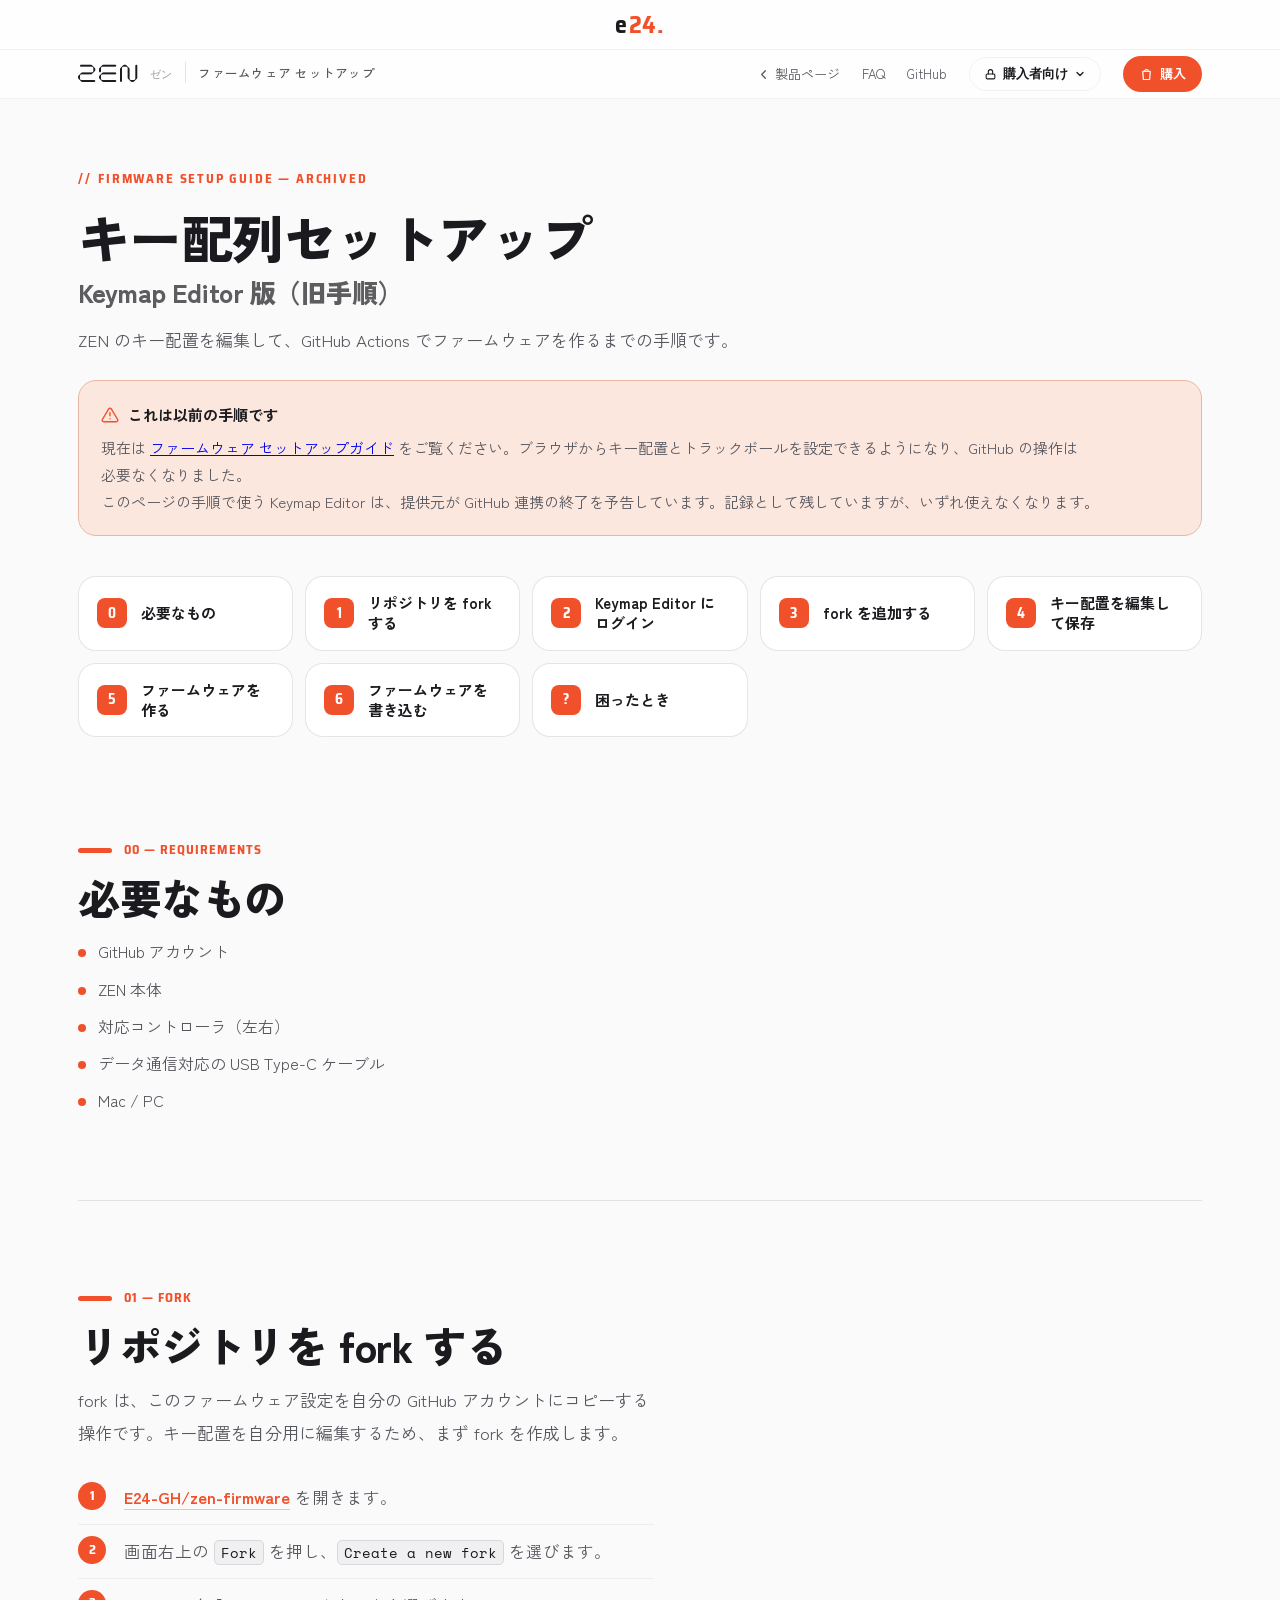
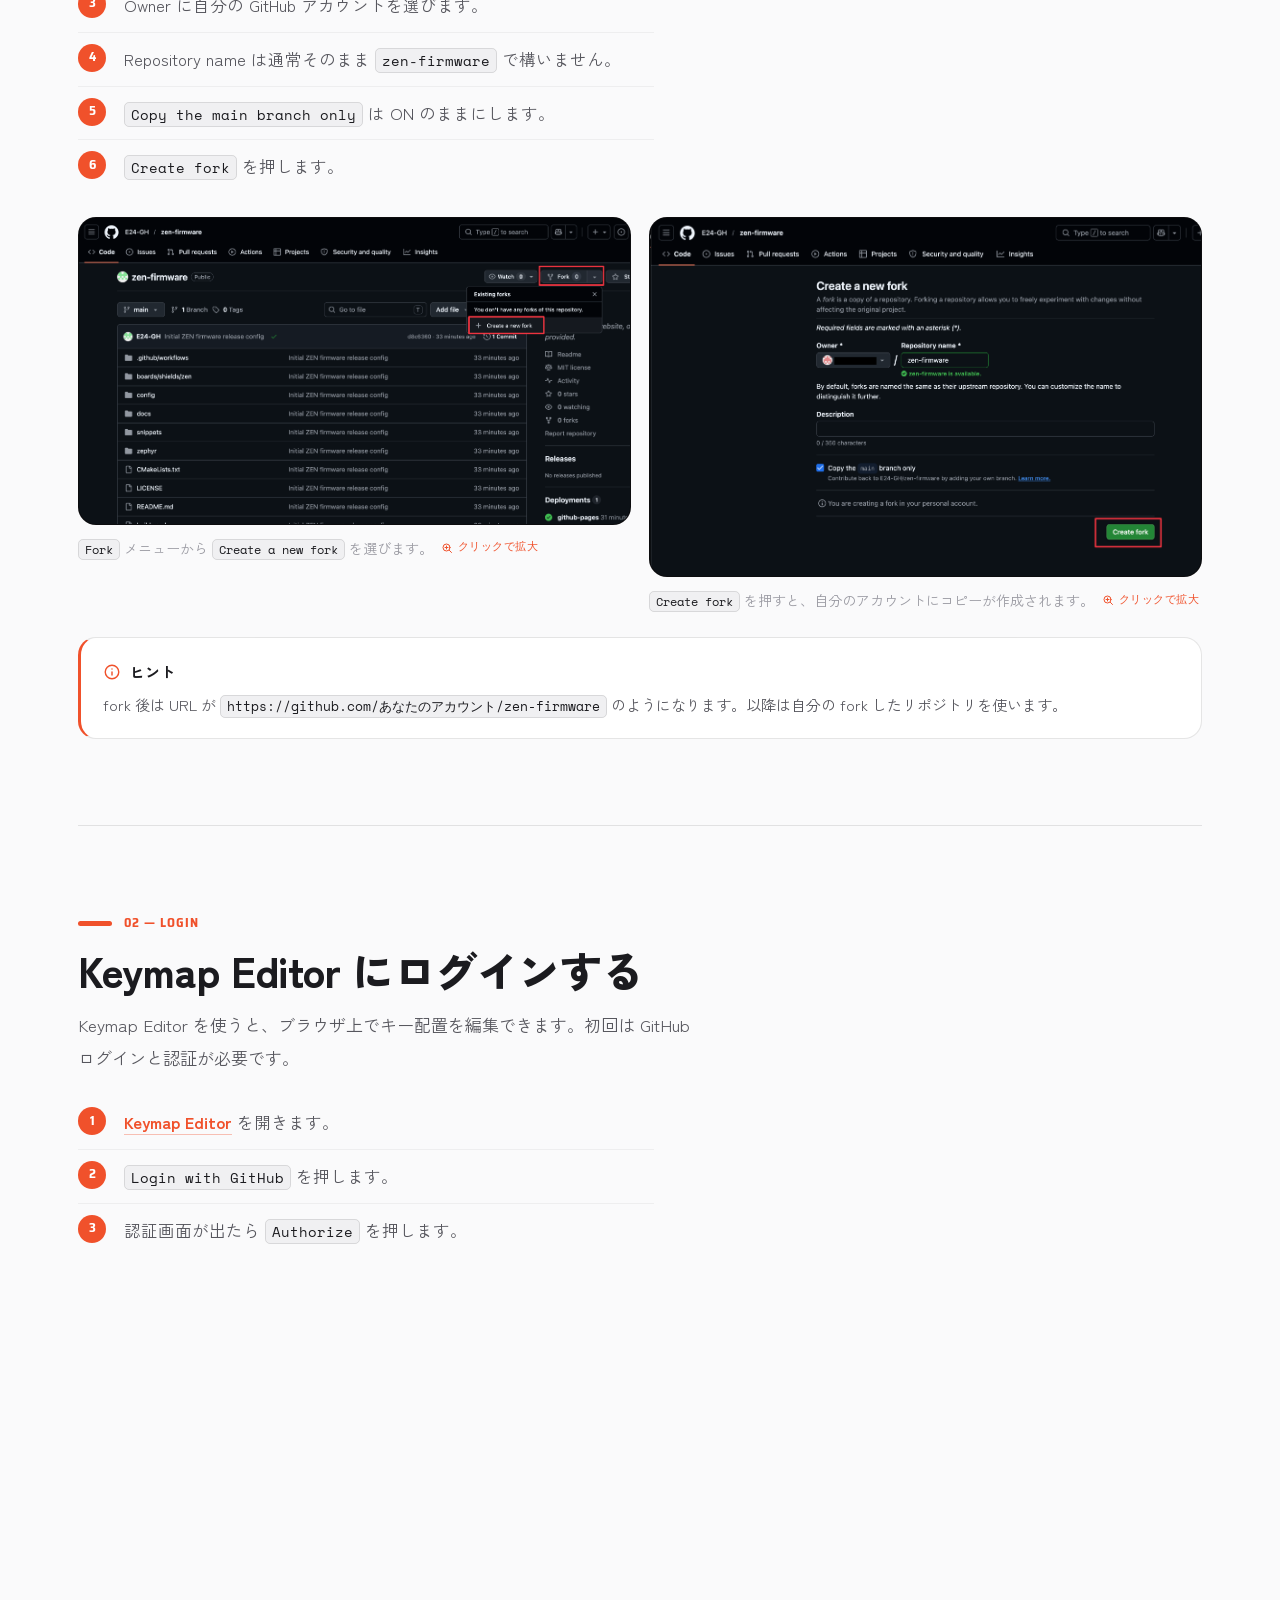
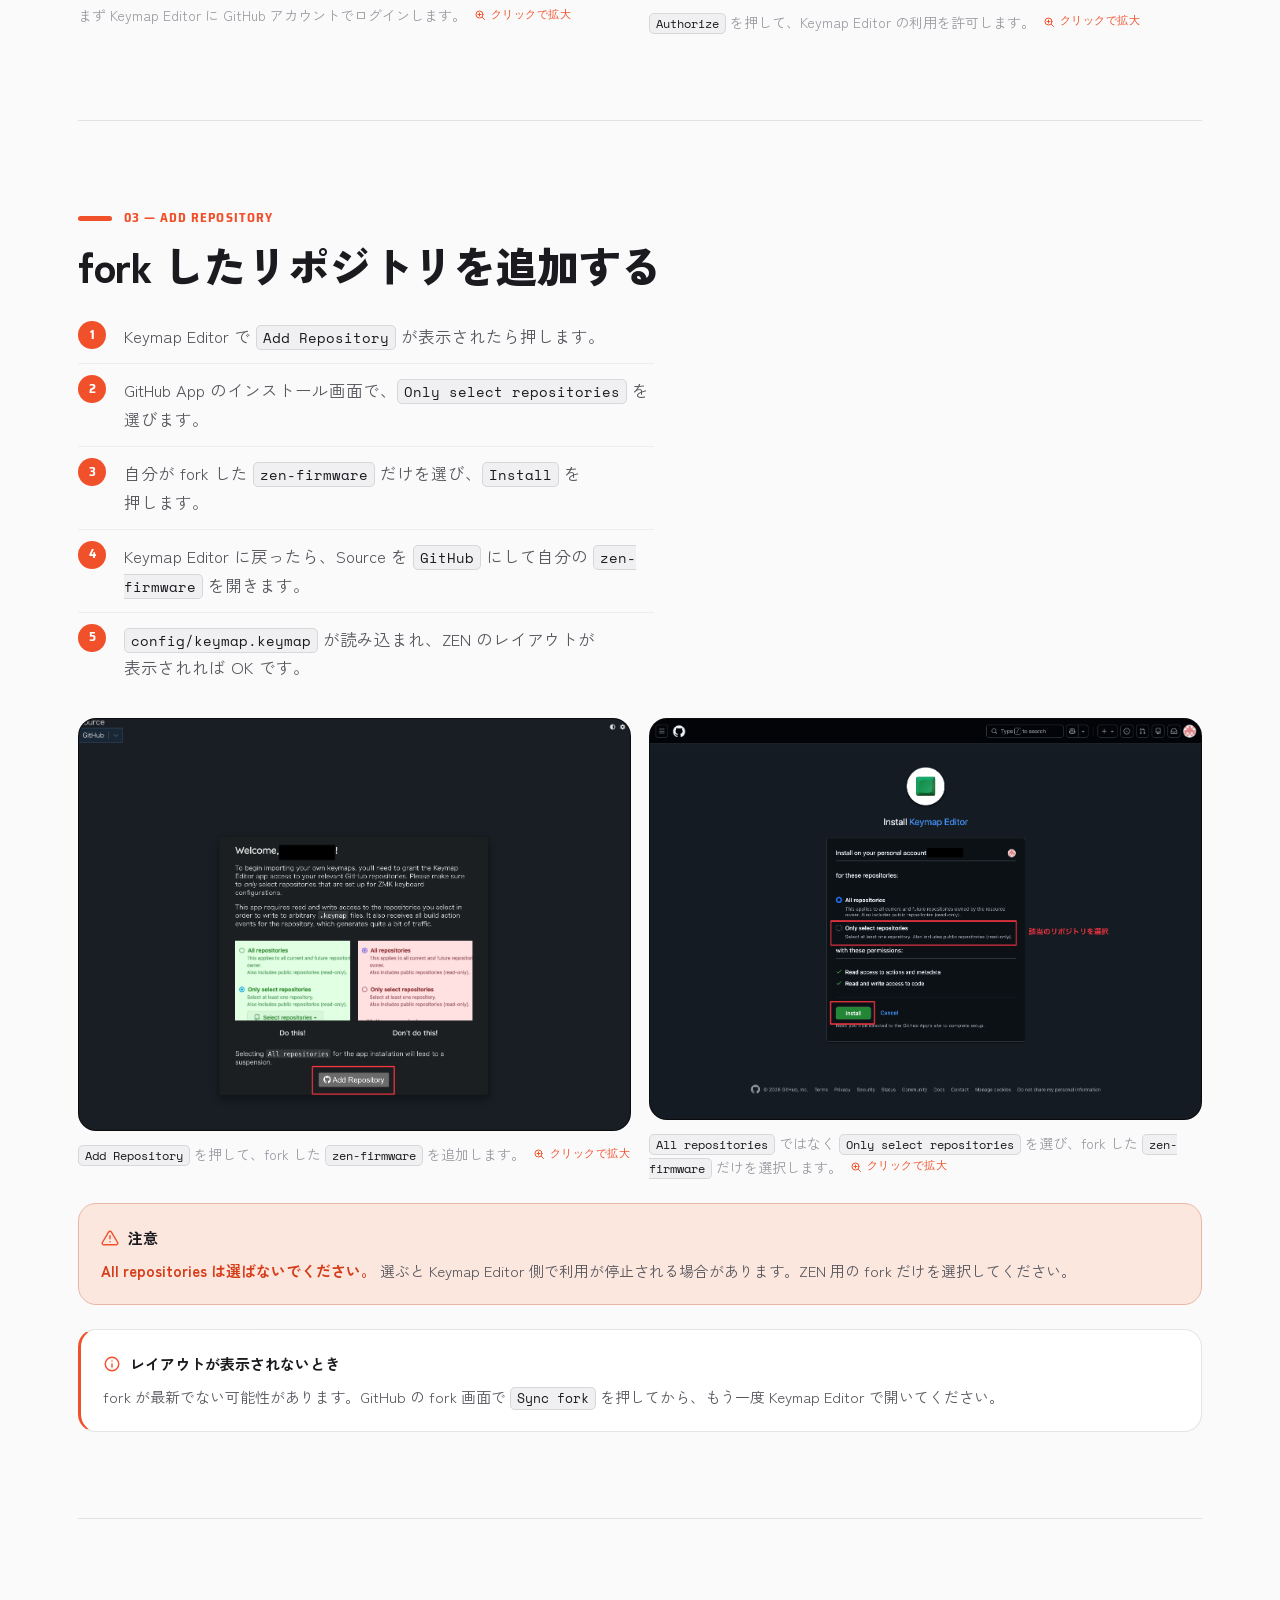
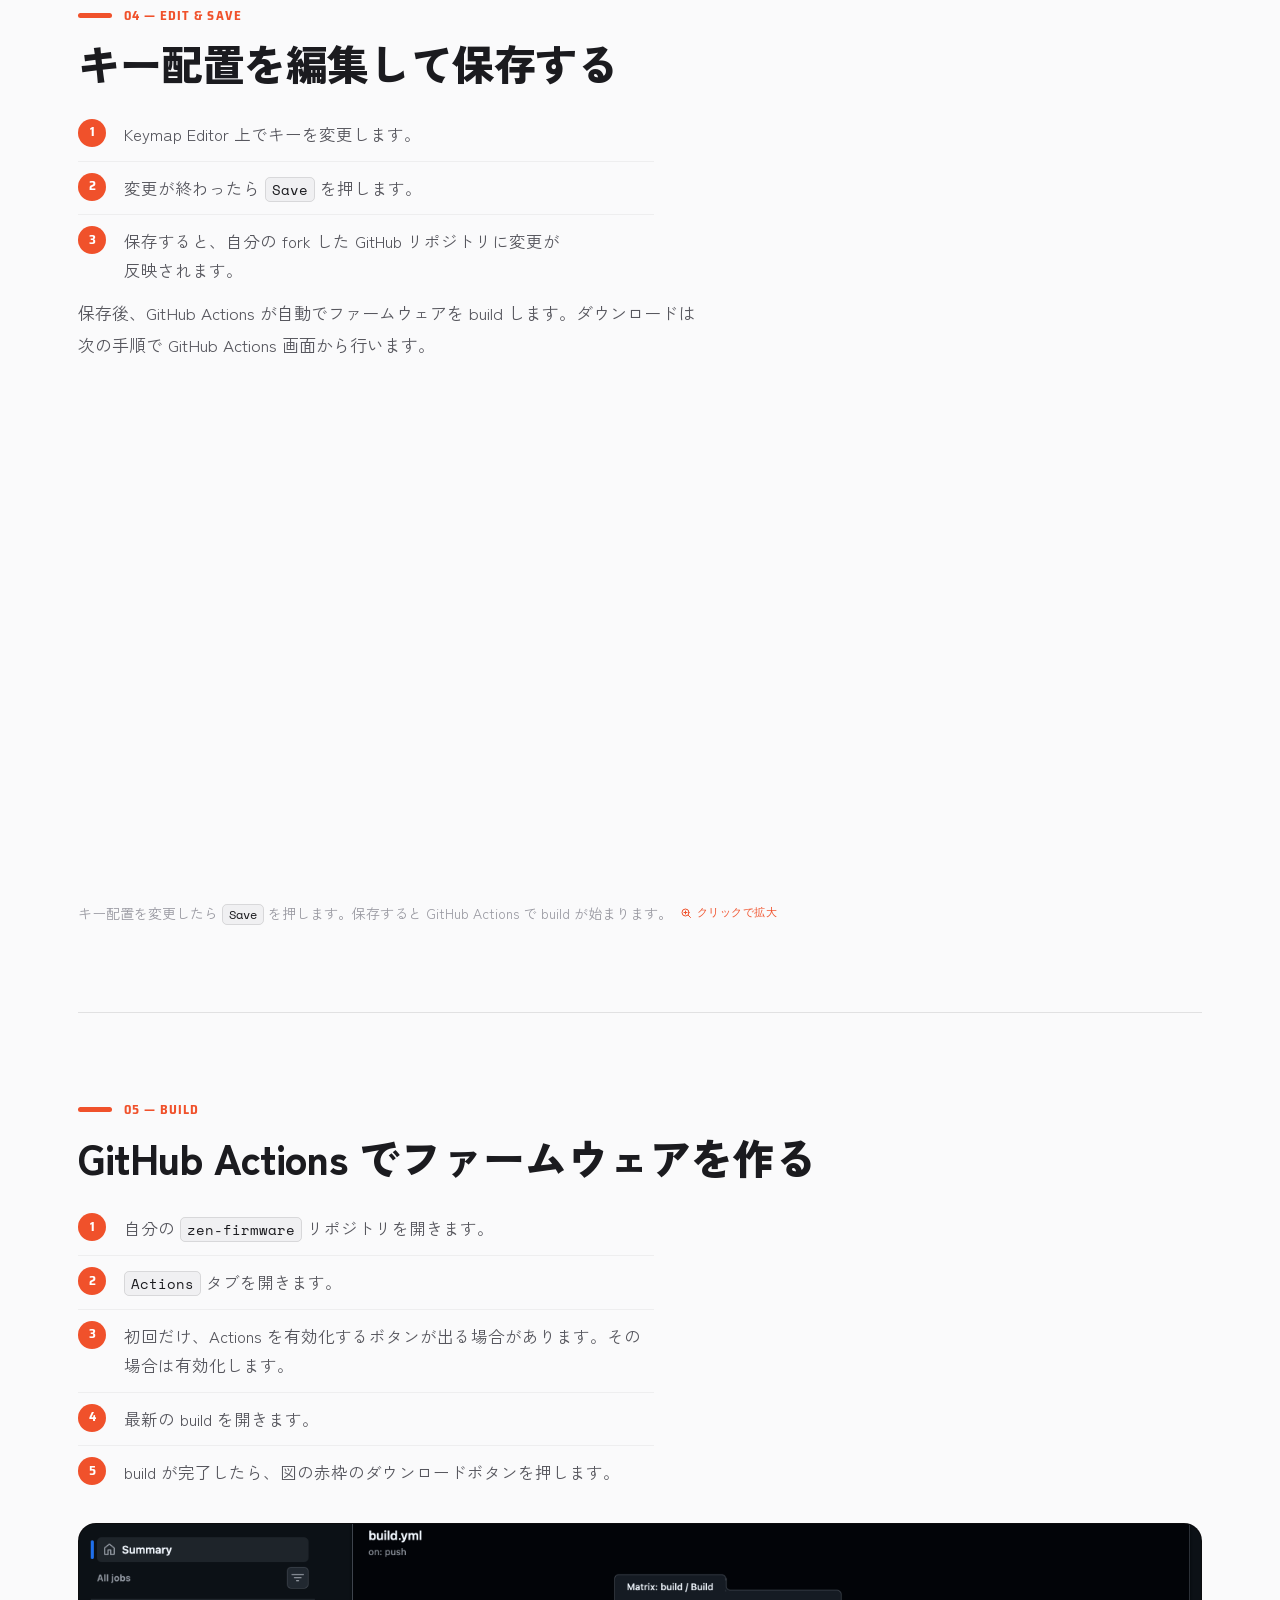
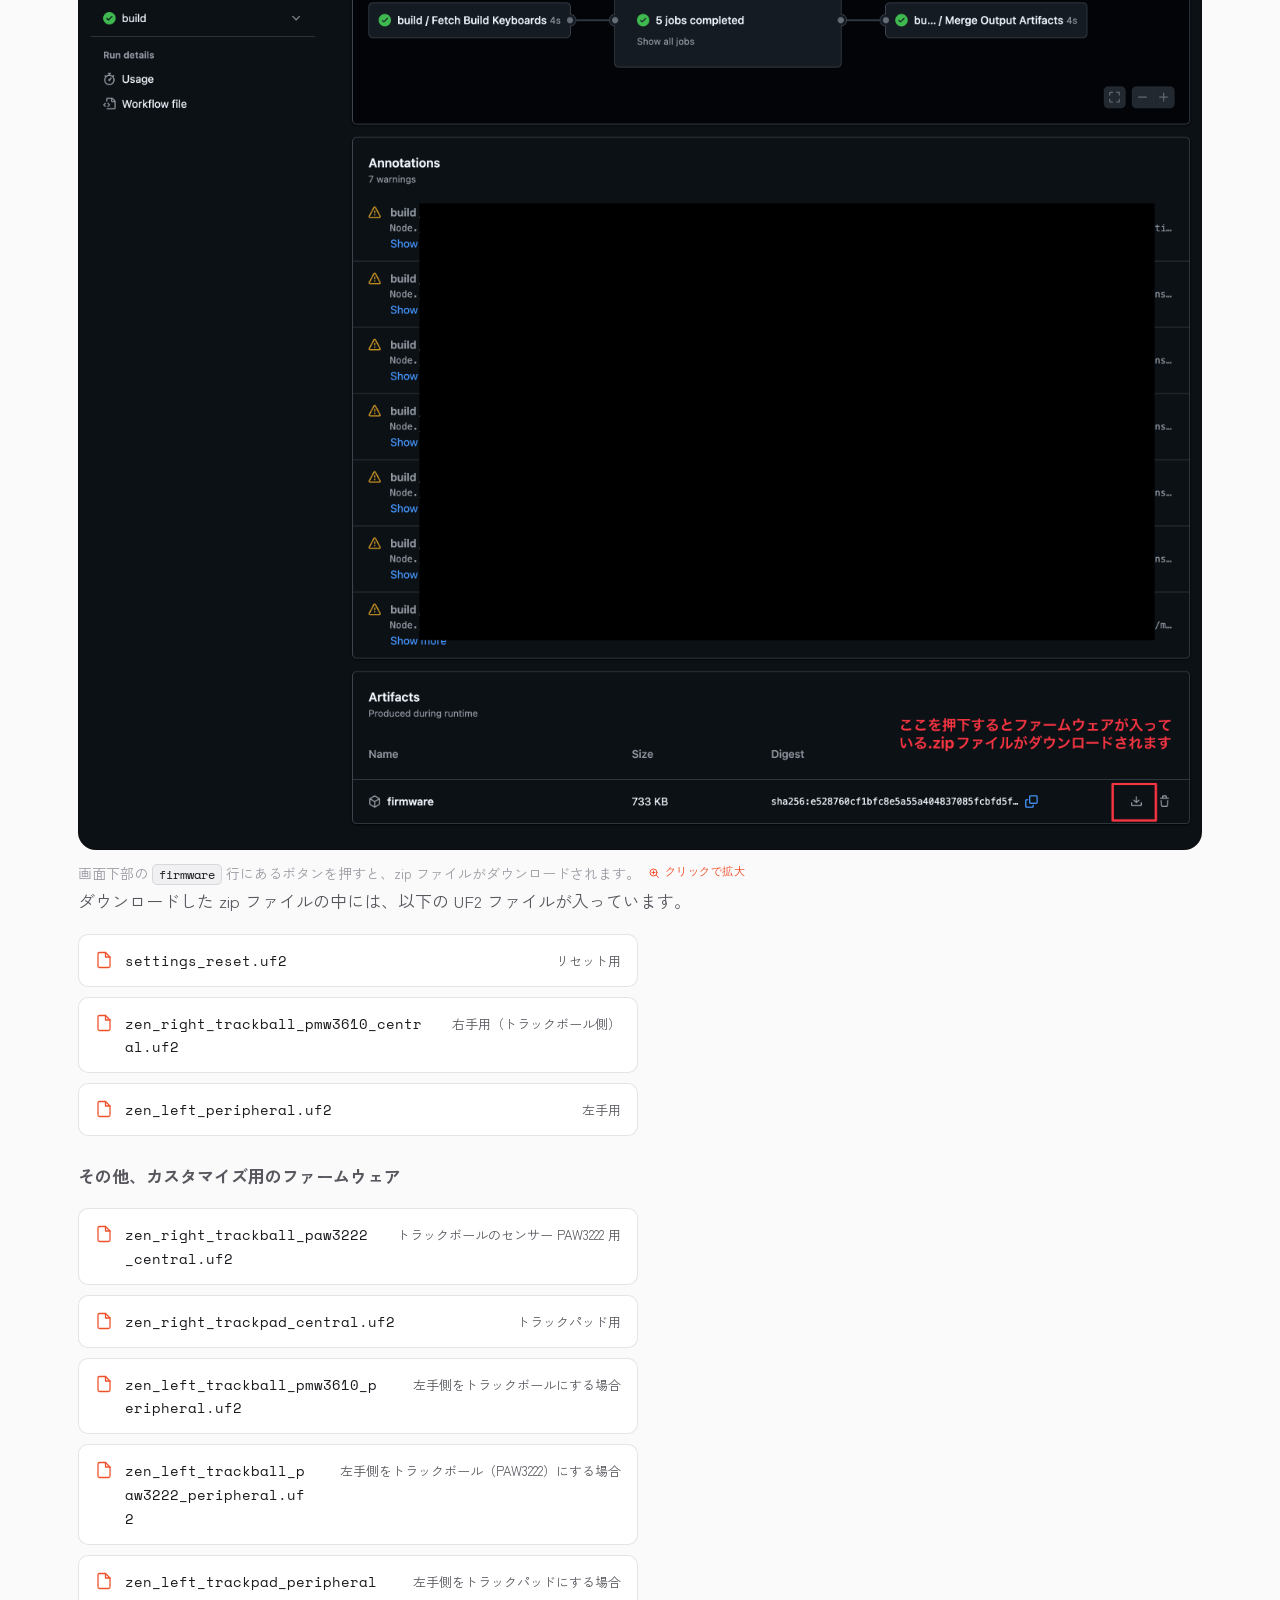
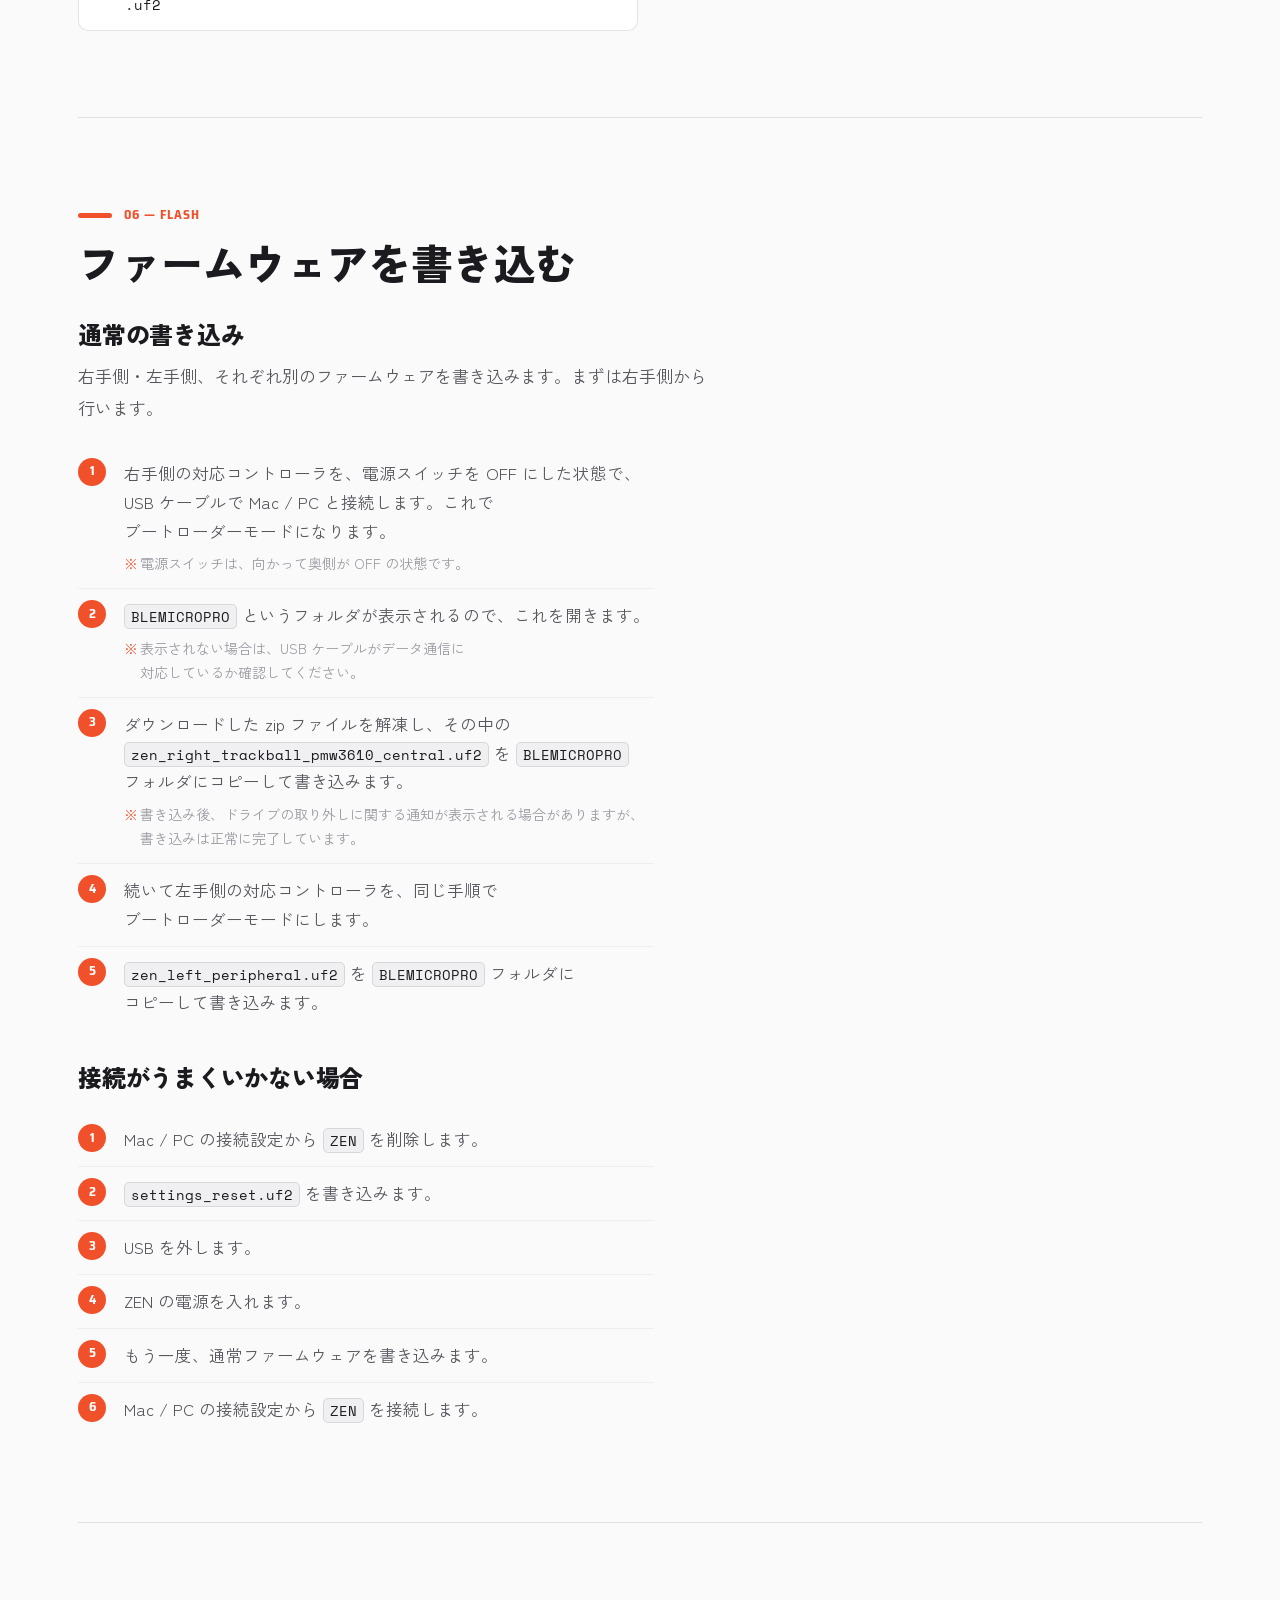
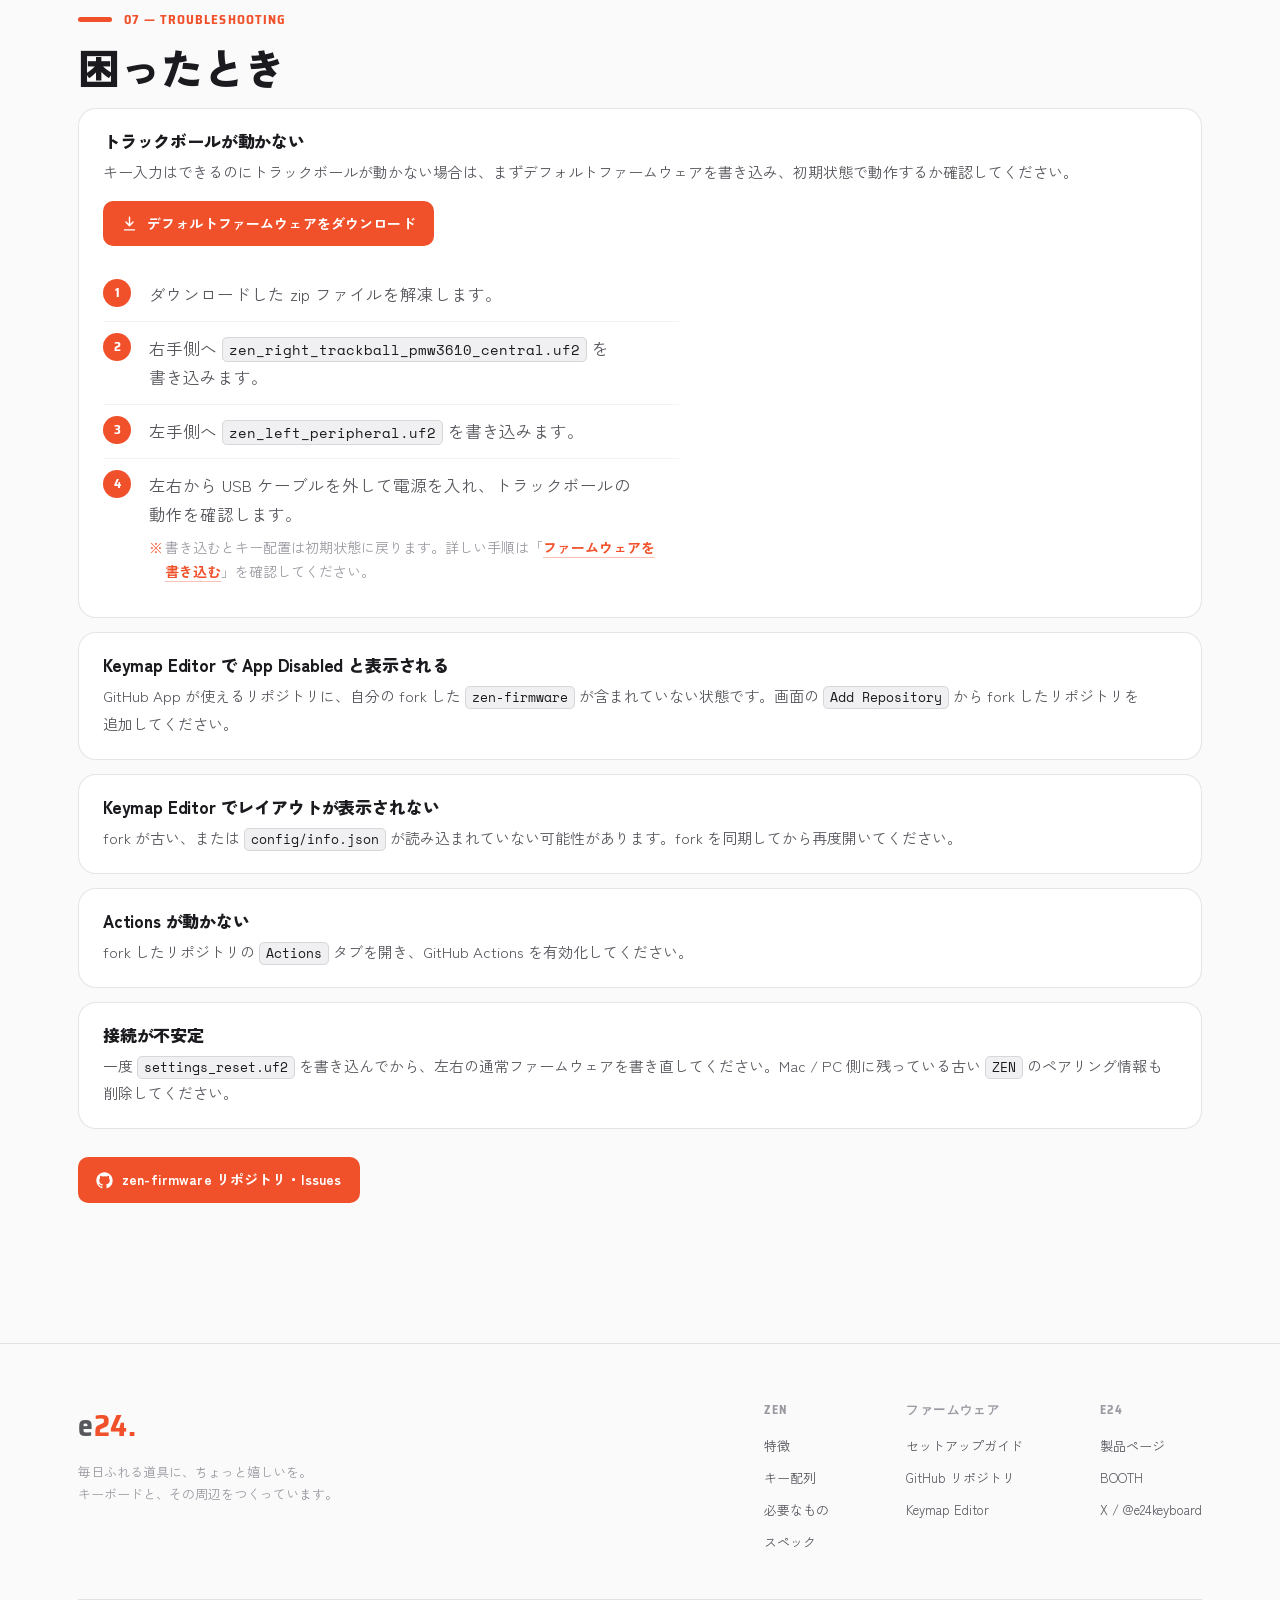
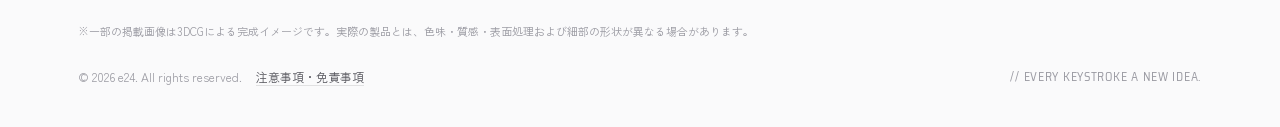
<file: zen/firmware-keymap-editor.html>
<!DOCTYPE html>
<html lang="ja">
<head>
<meta charset="UTF-8">
<meta name="viewport" content="width=device-width, initial-scale=1.0">
<!-- Kept for reference, not for finding: the current guide is firmware.html. -->
<meta name="robots" content="noindex, nofollow">
<!-- Google tag (gtag.js) -->
<script async src="https://www.googletagmanager.com/gtag/js?id=G-2649HNYM9E"></script>
<script>
  window.dataLayer = window.dataLayer || [];
  function gtag(){dataLayer.push(arguments);}
  gtag('js', new Date());
  gtag('config', 'G-2649HNYM9E');
</script>
<link rel="icon" type="image/png" sizes="32x32" href="../favicon-32.png">
<link rel="icon" type="image/png" sizes="16x16" href="../favicon-16.png">
<link rel="apple-touch-icon" href="../apple-touch-icon.png">
<meta name="theme-color" content="#F0512B">
<title>ZEN — ファームウェア セットアップガイド（Keymap Editor 版・旧手順）</title>
<link rel="preconnect" href="https://fonts.googleapis.com">
<link rel="preconnect" href="https://fonts.gstatic.com" crossorigin>
<link href="https://fonts.googleapis.com/css2?family=Zen+Kaku+Gothic+New:wght@400;500;700;900&family=Space+Mono:wght@400;700&family=Saira+SemiCondensed:wght@500;600;700&family=DotGothic16&display=swap" rel="stylesheet">
<link href="https://fonts.cdnfonts.com/css/d-din" rel="stylesheet">
<link rel="stylesheet" href="../e24.css">
<link rel="stylesheet" href="../zen.css">
<link rel="stylesheet" href="../zen-firmware.css">
</head>
<body>

<!-- GLOBAL NAV -->
<nav class="gnav">
  <div class="gnav-inner solo">
    <span class="brand" aria-label="e24"><span class="e">e</span><span class="num">24</span><span class="dot">.</span></span>
  </div>
</nav>

<!-- PRODUCT SUBNAV -->
<div class="subnav">
  <div class="subnav-inner">
    <div class="name"><span class="zen-logo">ZEN</span><small>ゼン</small><span class="tagline">ファームウェア セットアップ</span></div>
    <div class="subnav-end">
      <nav class="links" id="subnavLinks">
        <a href="index.html" class="back"><svg viewBox="0 0 24 24" fill="none" stroke="currentColor" stroke-width="2" stroke-linecap="round" stroke-linejoin="round"><path d="m15 18-6-6 6-6"/></svg>製品ページ</a>
        <a href="index.html#faq">FAQ</a>
        <a href="https://github.com/E24-GH/zen-firmware" target="_blank" rel="noopener">GitHub</a>
        <div class="owner-group">
          <span class="og-label">購入者向け</span>
          <a href="firmware.html">セットアップ</a>
          <a href="assembly.html">組み立て方</a>
        </div>
      </nav>
      <div class="subnav-owner">
        <button class="subnav-owner-btn" type="button" aria-haspopup="true" aria-expanded="false">
          <svg class="lock" viewBox="0 0 24 24" fill="none" stroke="currentColor" stroke-width="2" stroke-linecap="round" stroke-linejoin="round"><rect x="4" y="11" width="16" height="9" rx="2"/><path d="M8 11V7a4 4 0 0 1 8 0v4"/></svg>
          購入者向け
          <svg class="chev" viewBox="0 0 24 24" fill="none" stroke="currentColor" stroke-width="2.6" stroke-linecap="round" stroke-linejoin="round"><path d="m6 9 6 6 6-6"/></svg>
        </button>
        <div class="subnav-owner-menu">
          <div class="oh">購入者向けメニュー</div>
          <a href="firmware.html"><svg viewBox="0 0 24 24" fill="none" stroke="currentColor" stroke-width="1.8" stroke-linecap="round" stroke-linejoin="round"><rect x="6" y="6" width="12" height="12" rx="2"/><path d="M9 2v2M15 2v2M9 20v2M15 20v2M2 9h2M2 15h2M20 9h2M20 15h2"/></svg>セットアップ</a>
          <a href="assembly.html"><svg viewBox="0 0 24 24" fill="none" stroke="currentColor" stroke-width="1.8" stroke-linecap="round" stroke-linejoin="round"><path d="M14.7 6.3a4 4 0 0 0-5.4 5.4L3 18v3h3l6.3-6.3a4 4 0 0 0 5.4-5.4l-2.5 2.5-2.5-.7-.7-2.5z"/></svg>組み立て方</a>
        </div>
      </div>
      <a href="https://e24key.booth.pm/items/8457837" target="_blank" rel="noopener" class="buy-btn">
        <svg viewBox="0 0 24 24" fill="none" stroke="currentColor" stroke-width="1.9" stroke-linecap="round" stroke-linejoin="round"><path d="M6 7h12l-1 13H7L6 7z"/><path d="M9 7a3 3 0 0 1 6 0"/></svg>
        購入
      </a>
      <button class="subnav-burger" type="button" aria-label="メニューを開閉" aria-expanded="false" aria-controls="subnavLinks">
        <span class="bz"><i></i><i></i><i></i></span>
      </button>
    </div>
  </div>
</div>

<main class="fw-page" data-screen-label="ファームウェアガイド">

  <!-- HERO -->
  <header class="fw-hero">
    <div class="wrap">
      <span class="eyebrow-mono">FIRMWARE SETUP GUIDE &mdash; ARCHIVED</span>
      <h1>キー配列セットアップ<small style="display:block;font-size:.5em;opacity:.7;margin-top:.4em">Keymap Editor 版（旧手順）</small></h1>
      <p class="lead">ZEN のキー配置を編集して、GitHub Actions でファームウェアを作るまでの手順です。</p>

      <div class="fw-panel warn" style="margin:24px 0 8px">
        <div class="ph"><svg viewBox="0 0 24 24" fill="none" stroke="currentColor" stroke-width="1.9" stroke-linecap="round" stroke-linejoin="round"><path d="M10.3 3.9 1.8 18a2 2 0 0 0 1.7 3h17a2 2 0 0 0 1.7-3L13.7 3.9a2 2 0 0 0-3.4 0z"/><path d="M12 9v4M12 17h.01"/></svg>これは以前の手順です</div>
        現在は <a href="firmware.html">ファームウェア セットアップガイド</a> をご覧ください。ブラウザからキー配置とトラックボールを設定できるようになり、GitHub の操作は必要なくなりました。<br>
        このページの手順で使う Keymap Editor は、提供元が GitHub 連携の終了を予告しています。記録として残していますが、いずれ使えなくなります。
      </div>

      <nav class="fw-toc" aria-label="目次">
        <a href="#req"><span class="n">0</span><span class="t">必要なもの</span></a>
        <a href="#fork"><span class="n">1</span><span class="t">リポジトリを fork する</span></a>
        <a href="#login"><span class="n">2</span><span class="t">Keymap Editor にログイン</span></a>
        <a href="#addrepo"><span class="n">3</span><span class="t">fork を追加する</span></a>
        <a href="#edit"><span class="n">4</span><span class="t">キー配置を編集して保存</span></a>
        <a href="#build"><span class="n">5</span><span class="t">ファームウェアを作る</span></a>
        <a href="#flash"><span class="n">6</span><span class="t">ファームウェアを書き込む</span></a>
        <a href="#trouble"><span class="n">?</span><span class="t">困ったとき</span></a>
      </nav>
    </div>
  </header>

  <!-- 0. requirements -->
  <section class="fw-sec" id="req">
    <div class="wrap">
      <div class="sec-num">00 — REQUIREMENTS</div>
      <h2>必要なもの</h2>
      <ul class="fw-list">
        <li>GitHub アカウント</li>
        <li>ZEN 本体</li>
        <li>対応コントローラ（左右）</li>
        <li>データ通信対応の USB Type-C ケーブル</li>
        <li>Mac / PC</li>
      </ul>
      <div class="fw-divider"></div>
    </div>
  </section>

  <!-- 1. fork -->
  <section class="fw-sec" id="fork">
    <div class="wrap">
      <div class="sec-num">01 — FORK</div>
      <h2>リポジトリを fork する</h2>
      <p>fork は、このファームウェア設定を自分の GitHub アカウントにコピーする操作です。キー配置を自分用に編集するため、まず fork を作成します。</p>
      <ol class="fw-steps">
        <li><a href="https://github.com/E24-GH/zen-firmware" target="_blank" rel="noopener">E24-GH/zen-firmware</a> を開きます。</li>
        <li>画面右上の <code>Fork</code> を押し、<code>Create a new fork</code> を選びます。</li>
        <li>Owner に自分の GitHub アカウントを選びます。</li>
        <li>Repository name は通常そのまま <code>zen-firmware</code> で構いません。</li>
        <li><code>Copy the main branch only</code> は ON のままにします。</li>
        <li><code>Create fork</code> を押します。</li>
      </ol>
      <div class="fw-figs">
        <figure class="fw-fig">
          <img src="../assets/fw/fork-menu.png" alt="GitHub リポジトリページの Fork メニュー" loading="lazy">
          <figcaption><code>Fork</code> メニューから <code>Create a new fork</code> を選びます。</figcaption>
        </figure>
        <figure class="fw-fig">
          <img src="../assets/fw/create-fork.png" alt="GitHub の Create a new fork 画面" loading="lazy">
          <figcaption><code>Create fork</code> を押すと、自分のアカウントにコピーが作成されます。</figcaption>
        </figure>
      </div>
      <div class="fw-panel tip">
        <div class="ph"><svg viewBox="0 0 24 24" fill="none" stroke="currentColor" stroke-width="1.9" stroke-linecap="round" stroke-linejoin="round"><circle cx="12" cy="12" r="9"/><path d="M12 16v-4M12 8h.01"/></svg>ヒント</div>
        fork 後は URL が <code>https://github.com/あなたのアカウント/zen-firmware</code> のようになります。以降は自分の fork したリポジトリを使います。
      </div>
      <div class="fw-divider"></div>
    </div>
  </section>

  <!-- 2. login -->
  <section class="fw-sec" id="login">
    <div class="wrap">
      <div class="sec-num">02 — LOGIN</div>
      <h2>Keymap Editor にログインする</h2>
      <p>Keymap Editor を使うと、ブラウザ上でキー配置を編集できます。初回は GitHub ログインと認証が必要です。</p>
      <ol class="fw-steps">
        <li><a href="https://nickcoutsos.github.io/keymap-editor/" target="_blank" rel="noopener">Keymap Editor</a> を開きます。</li>
        <li><code>Login with GitHub</code> を押します。</li>
        <li>認証画面が出たら <code>Authorize</code> を押します。</li>
      </ol>
      <div class="fw-figs">
        <figure class="fw-fig">
          <img src="../assets/fw/keymap-login.png" alt="Keymap Editor の GitHub ログイン画面" loading="lazy">
          <figcaption>まず Keymap Editor に GitHub アカウントでログインします。</figcaption>
        </figure>
        <figure class="fw-fig">
          <img src="../assets/fw/keymap-authorize.png" alt="Keymap Editor を GitHub で認証" loading="lazy">
          <figcaption><code>Authorize</code> を押して、Keymap Editor の利用を許可します。</figcaption>
        </figure>
      </div>
      <div class="fw-divider"></div>
    </div>
  </section>

  <!-- 3. add repo -->
  <section class="fw-sec" id="addrepo">
    <div class="wrap">
      <div class="sec-num">03 — ADD REPOSITORY</div>
      <h2>fork したリポジトリを追加する</h2>
      <ol class="fw-steps">
        <li>Keymap Editor で <code>Add Repository</code> が表示されたら押します。</li>
        <li>GitHub App のインストール画面で、<code>Only select repositories</code> を選びます。</li>
        <li>自分が fork した <code>zen-firmware</code> だけを選び、<code>Install</code> を押します。</li>
        <li>Keymap Editor に戻ったら、Source を <code>GitHub</code> にして自分の <code>zen-firmware</code> を開きます。</li>
        <li><code>config/keymap.keymap</code> が読み込まれ、ZEN のレイアウトが表示されれば OK です。</li>
      </ol>
      <div class="fw-figs">
        <figure class="fw-fig">
          <img src="../assets/fw/keymap-add-repository.png" alt="Keymap Editor の Add Repository 画面" loading="lazy">
          <figcaption><code>Add Repository</code> を押して、fork した <code>zen-firmware</code> を追加します。</figcaption>
        </figure>
        <figure class="fw-fig">
          <img src="../assets/fw/keymap-install-app.png" alt="Keymap Editor の GitHub App インストール画面" loading="lazy">
          <figcaption><code>All repositories</code> ではなく <code>Only select repositories</code> を選び、fork した <code>zen-firmware</code> だけを選択します。</figcaption>
        </figure>
      </div>
      <div class="fw-panel warn">
        <div class="ph"><svg viewBox="0 0 24 24" fill="none" stroke="currentColor" stroke-width="1.9" stroke-linecap="round" stroke-linejoin="round"><path d="M10.3 3.9 1.8 18a2 2 0 0 0 1.7 3h17a2 2 0 0 0 1.7-3L13.7 3.9a2 2 0 0 0-3.4 0z"/><path d="M12 9v4M12 17h.01"/></svg>注意</div>
        <strong>All repositories は選ばないでください。</strong> 選ぶと Keymap Editor 側で利用が停止される場合があります。ZEN 用の fork だけを選択してください。
      </div>
      <div class="fw-panel tip">
        <div class="ph"><svg viewBox="0 0 24 24" fill="none" stroke="currentColor" stroke-width="1.9" stroke-linecap="round" stroke-linejoin="round"><circle cx="12" cy="12" r="9"/><path d="M12 16v-4M12 8h.01"/></svg>レイアウトが表示されないとき</div>
        fork が最新でない可能性があります。GitHub の fork 画面で <code>Sync fork</code> を押してから、もう一度 Keymap Editor で開いてください。
      </div>
      <div class="fw-divider"></div>
    </div>
  </section>

  <!-- 4. edit -->
  <section class="fw-sec" id="edit">
    <div class="wrap">
      <div class="sec-num">04 — EDIT & SAVE</div>
      <h2>キー配置を編集して保存する</h2>
      <ol class="fw-steps">
        <li>Keymap Editor 上でキーを変更します。</li>
        <li>変更が終わったら <code>Save</code> を押します。</li>
        <li>保存すると、自分の fork した GitHub リポジトリに変更が反映されます。</li>
      </ol>
      <p>保存後、GitHub Actions が自動でファームウェアを build します。ダウンロードは次の手順で GitHub Actions 画面から行います。</p>
      <figure class="fw-fig">
        <img src="../assets/fw/keymap-save-and-download.png" alt="Keymap Editor の Save ボタン" loading="lazy">
        <figcaption>キー配置を変更したら <code>Save</code> を押します。保存すると GitHub Actions で build が始まります。</figcaption>
      </figure>
      <div class="fw-divider"></div>
    </div>
  </section>

  <!-- 5. build -->
  <section class="fw-sec" id="build">
    <div class="wrap">
      <div class="sec-num">05 — BUILD</div>
      <h2>GitHub Actions でファームウェアを作る</h2>
      <ol class="fw-steps">
        <li>自分の <code>zen-firmware</code> リポジトリを開きます。</li>
        <li><code>Actions</code> タブを開きます。</li>
        <li>初回だけ、Actions を有効化するボタンが出る場合があります。その場合は有効化します。</li>
        <li>最新の build を開きます。</li>
        <li>build が完了したら、図の赤枠のダウンロードボタンを押します。</li>
      </ol>
      <figure class="fw-fig">
        <img src="../assets/fw/actions-download-firmware.png" alt="GitHub Actions のファームウェアダウンロードボタン" loading="lazy">
        <figcaption>画面下部の <code>firmware</code> 行にあるボタンを押すと、zip ファイルがダウンロードされます。</figcaption>
      </figure>
      <p>ダウンロードした zip ファイルの中には、以下の UF2 ファイルが入っています。</p>
      <ul class="fw-files">
        <li><svg viewBox="0 0 24 24" fill="none" stroke="currentColor" stroke-width="1.7" stroke-linecap="round" stroke-linejoin="round"><path d="M14 2H6a2 2 0 0 0-2 2v16a2 2 0 0 0 2 2h12a2 2 0 0 0 2-2V8z"/><path d="M14 2v6h6"/></svg><span class="fw-file-text"><code>settings_reset.uf2</code><span class="fw-file-desc">リセット用</span></span></li>
        <li><svg viewBox="0 0 24 24" fill="none" stroke="currentColor" stroke-width="1.7" stroke-linecap="round" stroke-linejoin="round"><path d="M14 2H6a2 2 0 0 0-2 2v16a2 2 0 0 0 2 2h12a2 2 0 0 0 2-2V8z"/><path d="M14 2v6h6"/></svg><span class="fw-file-text"><code>zen_right_trackball_pmw3610_central.uf2</code><span class="fw-file-desc">右手用（トラックボール側）</span></span></li>
        <li><svg viewBox="0 0 24 24" fill="none" stroke="currentColor" stroke-width="1.7" stroke-linecap="round" stroke-linejoin="round"><path d="M14 2H6a2 2 0 0 0-2 2v16a2 2 0 0 0 2 2h12a2 2 0 0 0 2-2V8z"/><path d="M14 2v6h6"/></svg><span class="fw-file-text"><code>zen_left_peripheral.uf2</code><span class="fw-file-desc">左手用</span></span></li>
      </ul>
      <p class="fw-files-label">その他、カスタマイズ用のファームウェア</p>
      <ul class="fw-files">
        <li><svg viewBox="0 0 24 24" fill="none" stroke="currentColor" stroke-width="1.7" stroke-linecap="round" stroke-linejoin="round"><path d="M14 2H6a2 2 0 0 0-2 2v16a2 2 0 0 0 2 2h12a2 2 0 0 0 2-2V8z"/><path d="M14 2v6h6"/></svg><span class="fw-file-text"><code>zen_right_trackball_paw3222_central.uf2</code><span class="fw-file-desc">トラックボールのセンサー PAW3222 用</span></span></li>
        <li><svg viewBox="0 0 24 24" fill="none" stroke="currentColor" stroke-width="1.7" stroke-linecap="round" stroke-linejoin="round"><path d="M14 2H6a2 2 0 0 0-2 2v16a2 2 0 0 0 2 2h12a2 2 0 0 0 2-2V8z"/><path d="M14 2v6h6"/></svg><span class="fw-file-text"><code>zen_right_trackpad_central.uf2</code><span class="fw-file-desc">トラックパッド用</span></span></li>
        <li><svg viewBox="0 0 24 24" fill="none" stroke="currentColor" stroke-width="1.7" stroke-linecap="round" stroke-linejoin="round"><path d="M14 2H6a2 2 0 0 0-2 2v16a2 2 0 0 0 2 2h12a2 2 0 0 0 2-2V8z"/><path d="M14 2v6h6"/></svg><span class="fw-file-text"><code>zen_left_trackball_pmw3610_peripheral.uf2</code><span class="fw-file-desc">左手側をトラックボールにする場合</span></span></li>
        <li><svg viewBox="0 0 24 24" fill="none" stroke="currentColor" stroke-width="1.7" stroke-linecap="round" stroke-linejoin="round"><path d="M14 2H6a2 2 0 0 0-2 2v16a2 2 0 0 0 2 2h12a2 2 0 0 0 2-2V8z"/><path d="M14 2v6h6"/></svg><span class="fw-file-text"><code>zen_left_trackball_paw3222_peripheral.uf2</code><span class="fw-file-desc">左手側をトラックボール（PAW3222）にする場合</span></span></li>
        <li><svg viewBox="0 0 24 24" fill="none" stroke="currentColor" stroke-width="1.7" stroke-linecap="round" stroke-linejoin="round"><path d="M14 2H6a2 2 0 0 0-2 2v16a2 2 0 0 0 2 2h12a2 2 0 0 0 2-2V8z"/><path d="M14 2v6h6"/></svg><span class="fw-file-text"><code>zen_left_trackpad_peripheral.uf2</code><span class="fw-file-desc">左手側をトラックパッドにする場合</span></span></li>
      </ul>
      <div class="fw-divider"></div>
    </div>
  </section>

  <!-- 6. flash -->
  <section class="fw-sec" id="flash">
    <div class="wrap">
      <div class="sec-num">06 — FLASH</div>
      <h2>ファームウェアを書き込む</h2>

      <h3>通常の書き込み</h3>
      <p>右手側・左手側、それぞれ別のファームウェアを書き込みます。まずは右手側から行います。</p>
      <ol class="fw-steps">
        <li>右手側の対応コントローラを、電源スイッチを OFF にした状態で、USB ケーブルで Mac / PC と接続します。これでブートローダーモードになります。<span class="s-note">電源スイッチは、向かって奥側が OFF の状態です。</span></li>
        <li><code>BLEMICROPRO</code> というフォルダが表示されるので、これを開きます。<span class="s-note">表示されない場合は、USB ケーブルがデータ通信に対応しているか確認してください。</span></li>
        <li>ダウンロードした zip ファイルを解凍し、その中の <code>zen_right_trackball_pmw3610_central.uf2</code> を <code>BLEMICROPRO</code> フォルダにコピーして書き込みます。<span class="s-note">書き込み後、ドライブの取り外しに関する通知が表示される場合がありますが、書き込みは正常に完了しています。</span></li>
        <li>続いて左手側の対応コントローラを、同じ手順でブートローダーモードにします。</li>
        <li><code>zen_left_peripheral.uf2</code> を <code>BLEMICROPRO</code> フォルダにコピーして書き込みます。</li>
      </ol>

      <h3>接続がうまくいかない場合</h3>
      <ol class="fw-steps">
        <li>Mac / PC の接続設定から <code>ZEN</code> を削除します。</li>
        <li><code>settings_reset.uf2</code> を書き込みます。</li>
        <li>USB を外します。</li>
        <li>ZEN の電源を入れます。</li>
        <li>もう一度、通常ファームウェアを書き込みます。</li>
        <li>Mac / PC の接続設定から <code>ZEN</code> を接続します。</li>
      </ol>
      <div class="fw-divider"></div>
    </div>
  </section>

  <!-- trouble -->
  <section class="fw-sec" id="trouble">
    <div class="wrap">
      <div class="sec-num">07 — TROUBLESHOOTING</div>
      <h2>困ったとき</h2>
      <div class="fw-trouble">
        <div class="fw-tcard">
          <h3>トラックボールが動かない</h3>
          <p>キー入力はできるのにトラックボールが動かない場合は、まずデフォルトファームウェアを書き込み、初期状態で動作するか確認してください。</p>
          <a class="dl-link" href="../assets/fw/zen-default-firmware.zip" download="zen-default-firmware.zip">
            <svg viewBox="0 0 24 24" fill="none" stroke="currentColor" stroke-width="2" stroke-linecap="round" stroke-linejoin="round" aria-hidden="true"><path d="M12 3v12M7 10l5 5 5-5"/><path d="M5 21h14"/></svg>
            <span>デフォルトファームウェアをダウンロード</span>
          </a>
          <ol class="fw-steps">
            <li>ダウンロードした zip ファイルを解凍します。</li>
            <li>右手側へ <code>zen_right_trackball_pmw3610_central.uf2</code> を書き込みます。</li>
            <li>左手側へ <code>zen_left_peripheral.uf2</code> を書き込みます。</li>
            <li>左右から USB ケーブルを外して電源を入れ、トラックボールの動作を確認します。<span class="s-note">書き込むとキー配置は初期状態に戻ります。詳しい手順は「<a href="#flash">ファームウェアを書き込む</a>」を確認してください。</span></li>
          </ol>
        </div>
        <div class="fw-tcard">
          <h3>Keymap Editor で App Disabled と表示される</h3>
          <p>GitHub App が使えるリポジトリに、自分の fork した <code>zen-firmware</code> が含まれていない状態です。画面の <code>Add Repository</code> から fork したリポジトリを追加してください。</p>
        </div>
        <div class="fw-tcard">
          <h3>Keymap Editor でレイアウトが表示されない</h3>
          <p>fork が古い、または <code>config/info.json</code> が読み込まれていない可能性があります。fork を同期してから再度開いてください。</p>
        </div>
        <div class="fw-tcard">
          <h3>Actions が動かない</h3>
          <p>fork したリポジトリの <code>Actions</code> タブを開き、GitHub Actions を有効化してください。</p>
        </div>
        <div class="fw-tcard">
          <h3>接続が不安定</h3>
          <p>一度 <code>settings_reset.uf2</code> を書き込んでから、左右の通常ファームウェアを書き直してください。Mac / PC 側に残っている古い <code>ZEN</code> のペアリング情報も削除してください。</p>
        </div>
      </div>

      <a class="dl-link" href="https://github.com/E24-GH/zen-firmware" target="_blank" rel="noopener" style="margin-top:28px;">
        <svg viewBox="0 0 24 24" fill="currentColor" aria-hidden="true"><path d="M12 .5C5.73.5.5 5.74.5 12.02c0 5.1 3.29 9.42 7.86 10.95.58.1.79-.25.79-.56 0-.27-.01-1.16-.02-2.1-3.2.7-3.88-1.36-3.88-1.36-.52-1.33-1.28-1.69-1.28-1.69-1.05-.72.08-.7.08-.7 1.16.08 1.77 1.2 1.77 1.2 1.03 1.76 2.7 1.25 3.36.96.1-.75.4-1.26.73-1.55-2.55-.29-5.24-1.28-5.24-5.69 0-1.26.45-2.29 1.19-3.09-.12-.29-.52-1.46.11-3.05 0 0 .97-.31 3.18 1.18a11.04 11.04 0 0 1 5.79 0c2.2-1.49 3.17-1.18 3.17-1.18.63 1.59.23 2.76.11 3.05.74.8 1.19 1.83 1.19 3.09 0 4.42-2.69 5.39-5.25 5.68.41.36.78 1.06.78 2.14 0 1.55-.01 2.79-.01 3.17 0 .31.21.67.8.56A11.53 11.53 0 0 0 23.5 12.02C23.5 5.74 18.27.5 12 .5Z"/></svg>
        <span>zen-firmware リポジトリ・Issues</span>
      </a>
    </div>
  </section>

</main>

<!-- GLOBAL FOOTER -->
<footer class="gfoot">
  <div class="wrap">
    <div class="top">
      <div class="brandcol">
        <div class="bm">e<span class="num">24</span><span class="dot">.</span></div>
        <p>毎日ふれる道具に、ちょっと嬉しいを。<br>キーボードと、その周辺をつくっています。</p>
      </div>
      <div class="cols">
        <div class="col">
          <h4>ZEN</h4>
          <a href="index.html#feature">特徴</a>
          <a href="index.html#layout">キー配列</a>
          <a href="index.html#kit">必要なもの</a>
          <a href="index.html#spec">スペック</a>
        </div>
        <div class="col">
          <h4>ファームウェア</h4>
          <a href="firmware.html">セットアップガイド</a>
          <a href="https://github.com/E24-GH/zen-firmware" target="_blank" rel="noopener">GitHub リポジトリ</a>
          <a href="https://nickcoutsos.github.io/keymap-editor/" target="_blank" rel="noopener">Keymap Editor</a>
        </div>
        <div class="col">
          <h4>e24</h4>
          <a href="index.html">製品ページ</a>
          <a href="https://e24key.booth.pm/" target="_blank" rel="noopener">BOOTH</a>
          <a href="https://x.com/e24keyboard" target="_blank" rel="noopener">X / @e24keyboard</a>
        </div>
      </div>
    </div>
    <p class="foot-cg-note">※一部の掲載画像は3DCGによる完成イメージです。実際の製品とは、色味・質感・表面処理および細部の形状が異なる場合があります。</p>
    <div class="bottom">
      <span class="legal">© 2026 e24. All rights reserved.<a href="notice.html">注意事項・免責事項</a></span>
      <span class="mono">// EVERY KEYSTROKE A NEW IDEA.</span>
    </div>
  </div>
</footer>

<button id="toTop" class="to-top" aria-label="ページ上部へ戻る">
  <svg viewBox="0 0 24 24" fill="none" stroke="currentColor" stroke-width="2.4" stroke-linecap="round" stroke-linejoin="round"><path d="M12 19V5M6 11l6-6 6 6"/></svg>
  <span class="lbl">上へ戻る</span>
</button>

<script src="../e24-scroll.js"></script>
<script src="../zen-lightbox.js"></script>
</body>
</html>
</file>
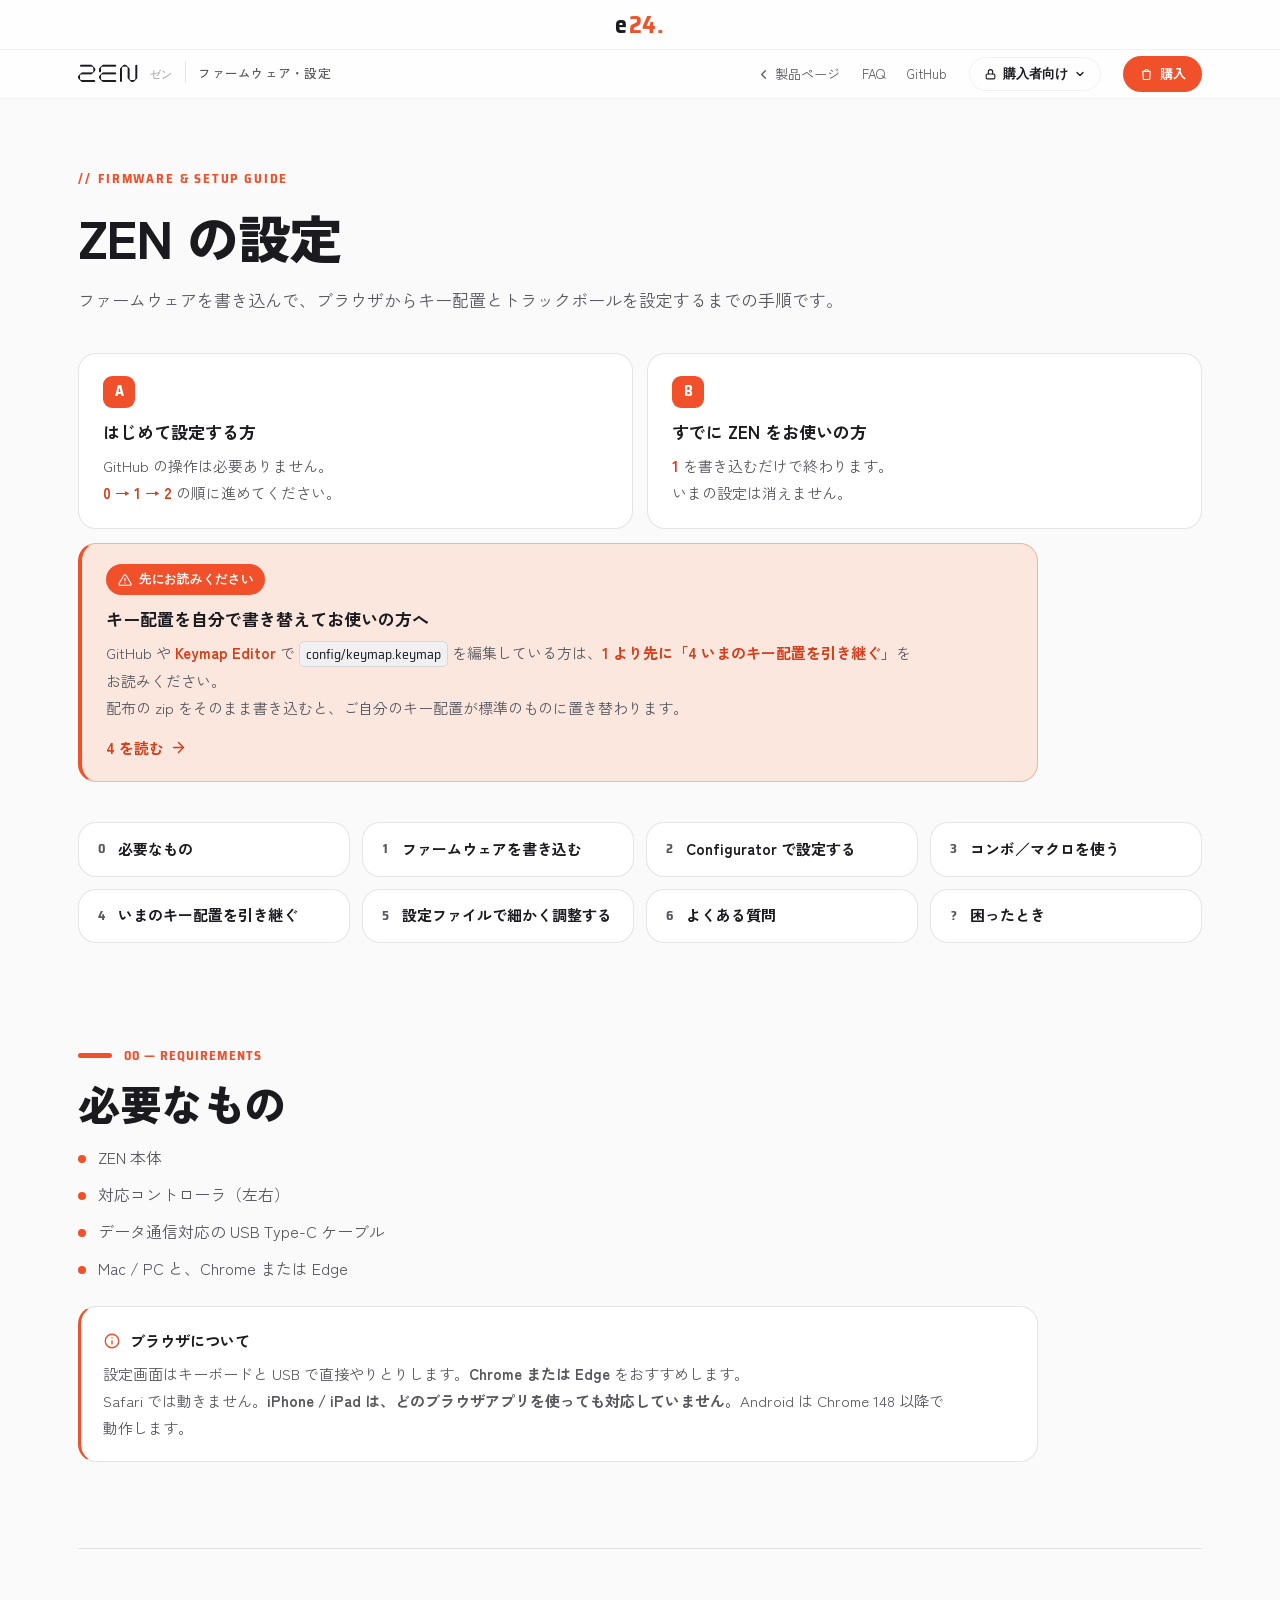
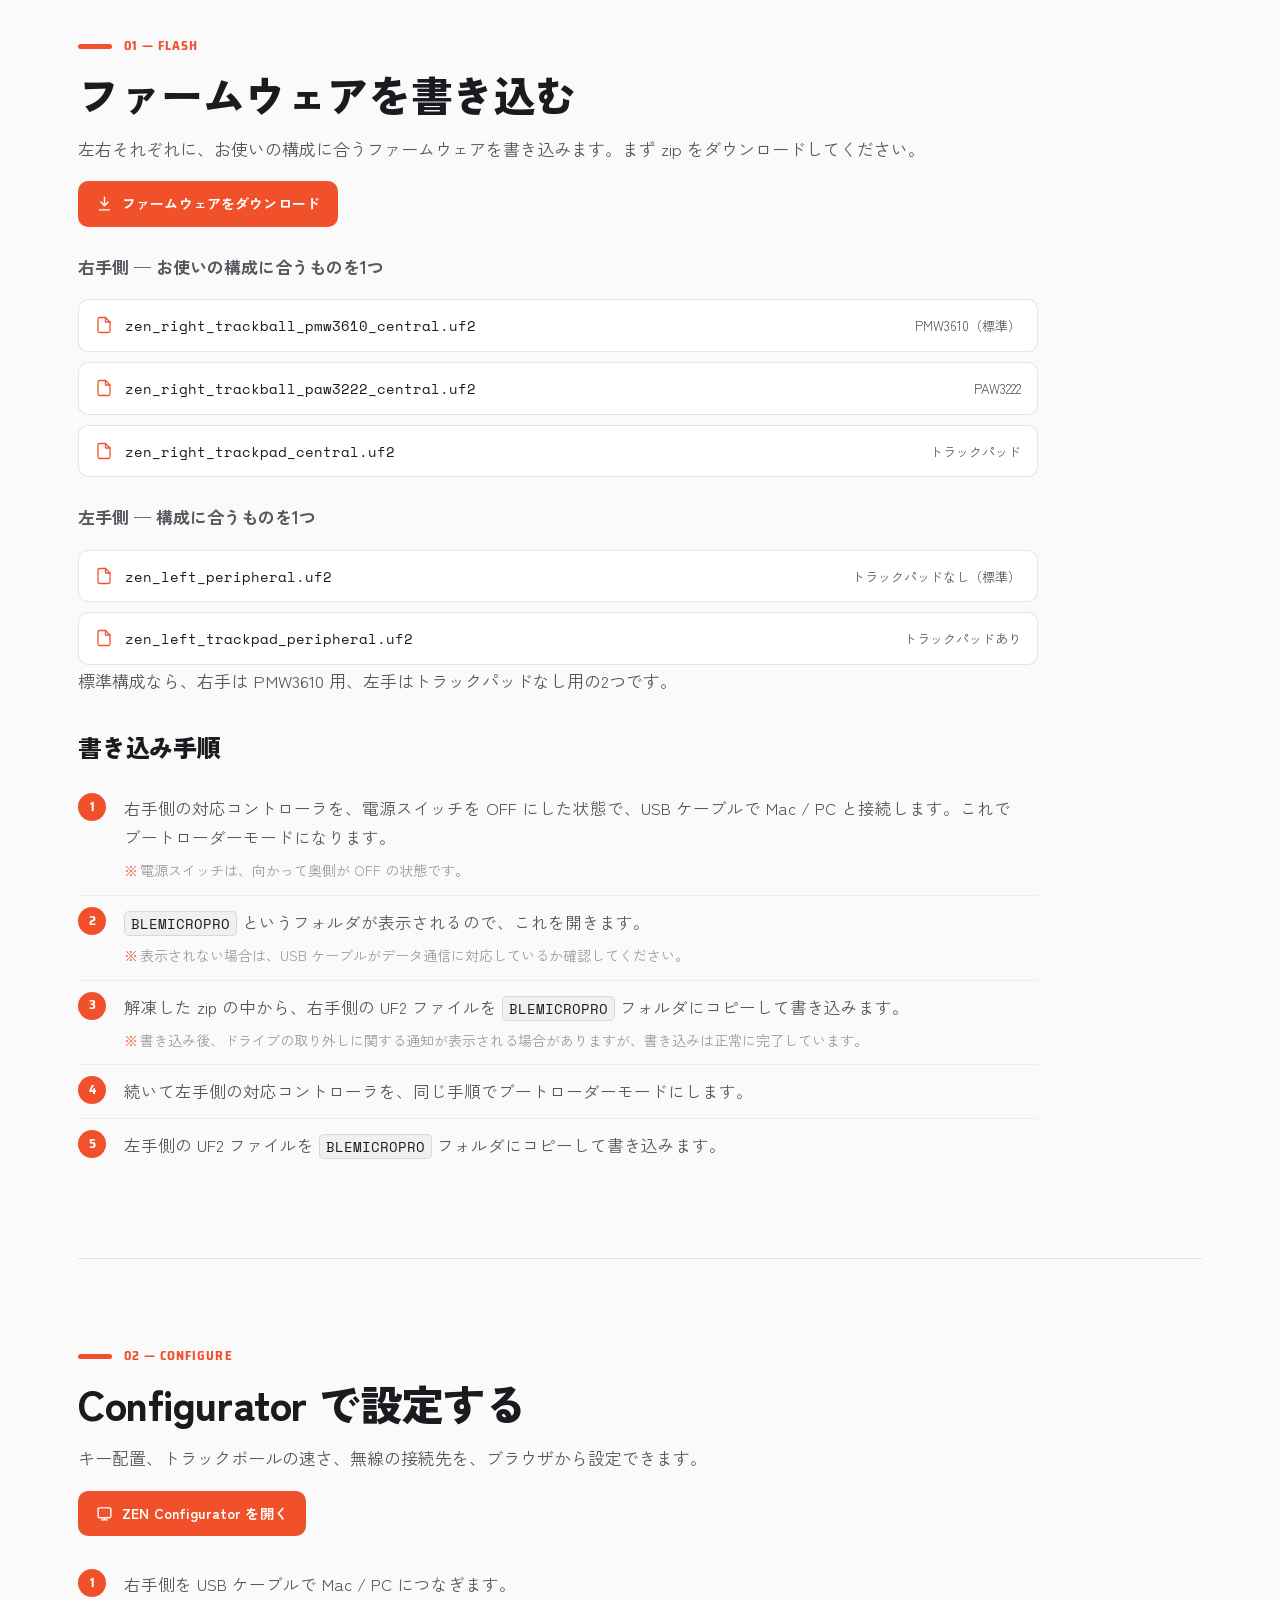
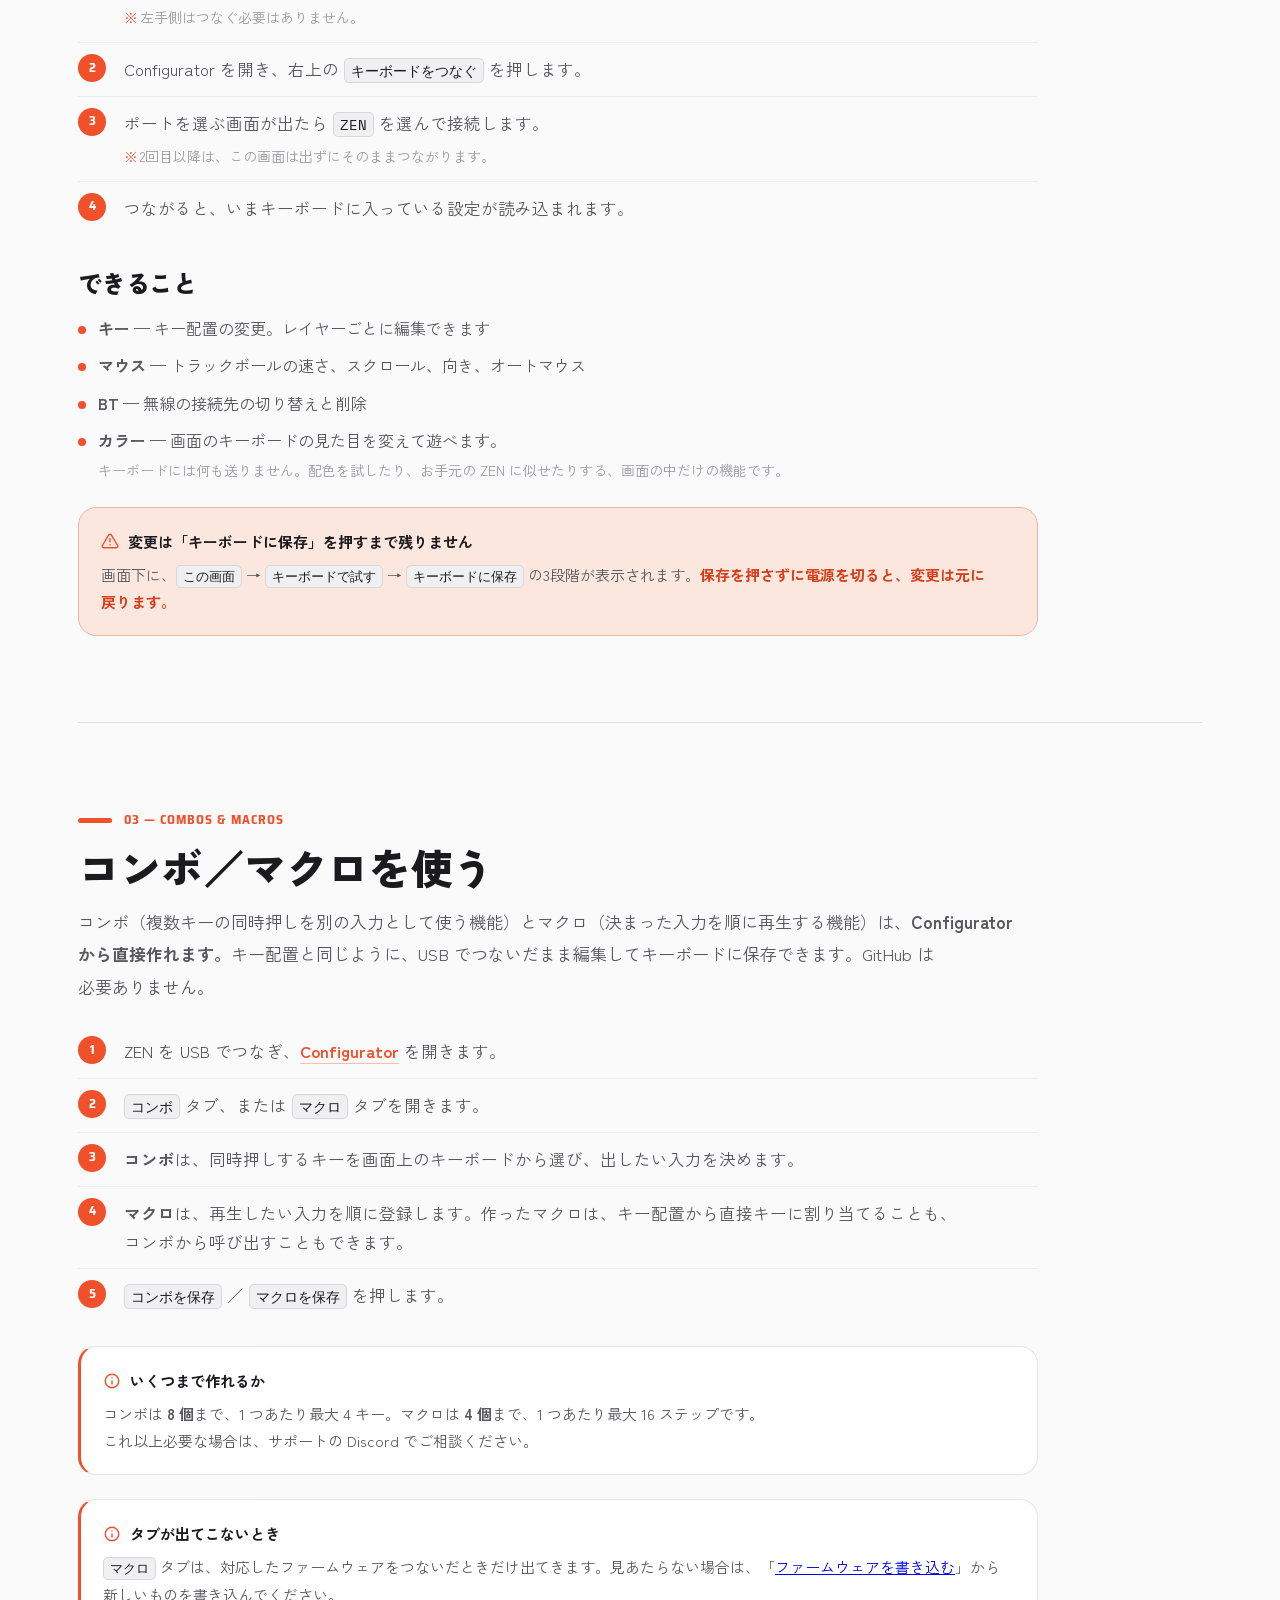
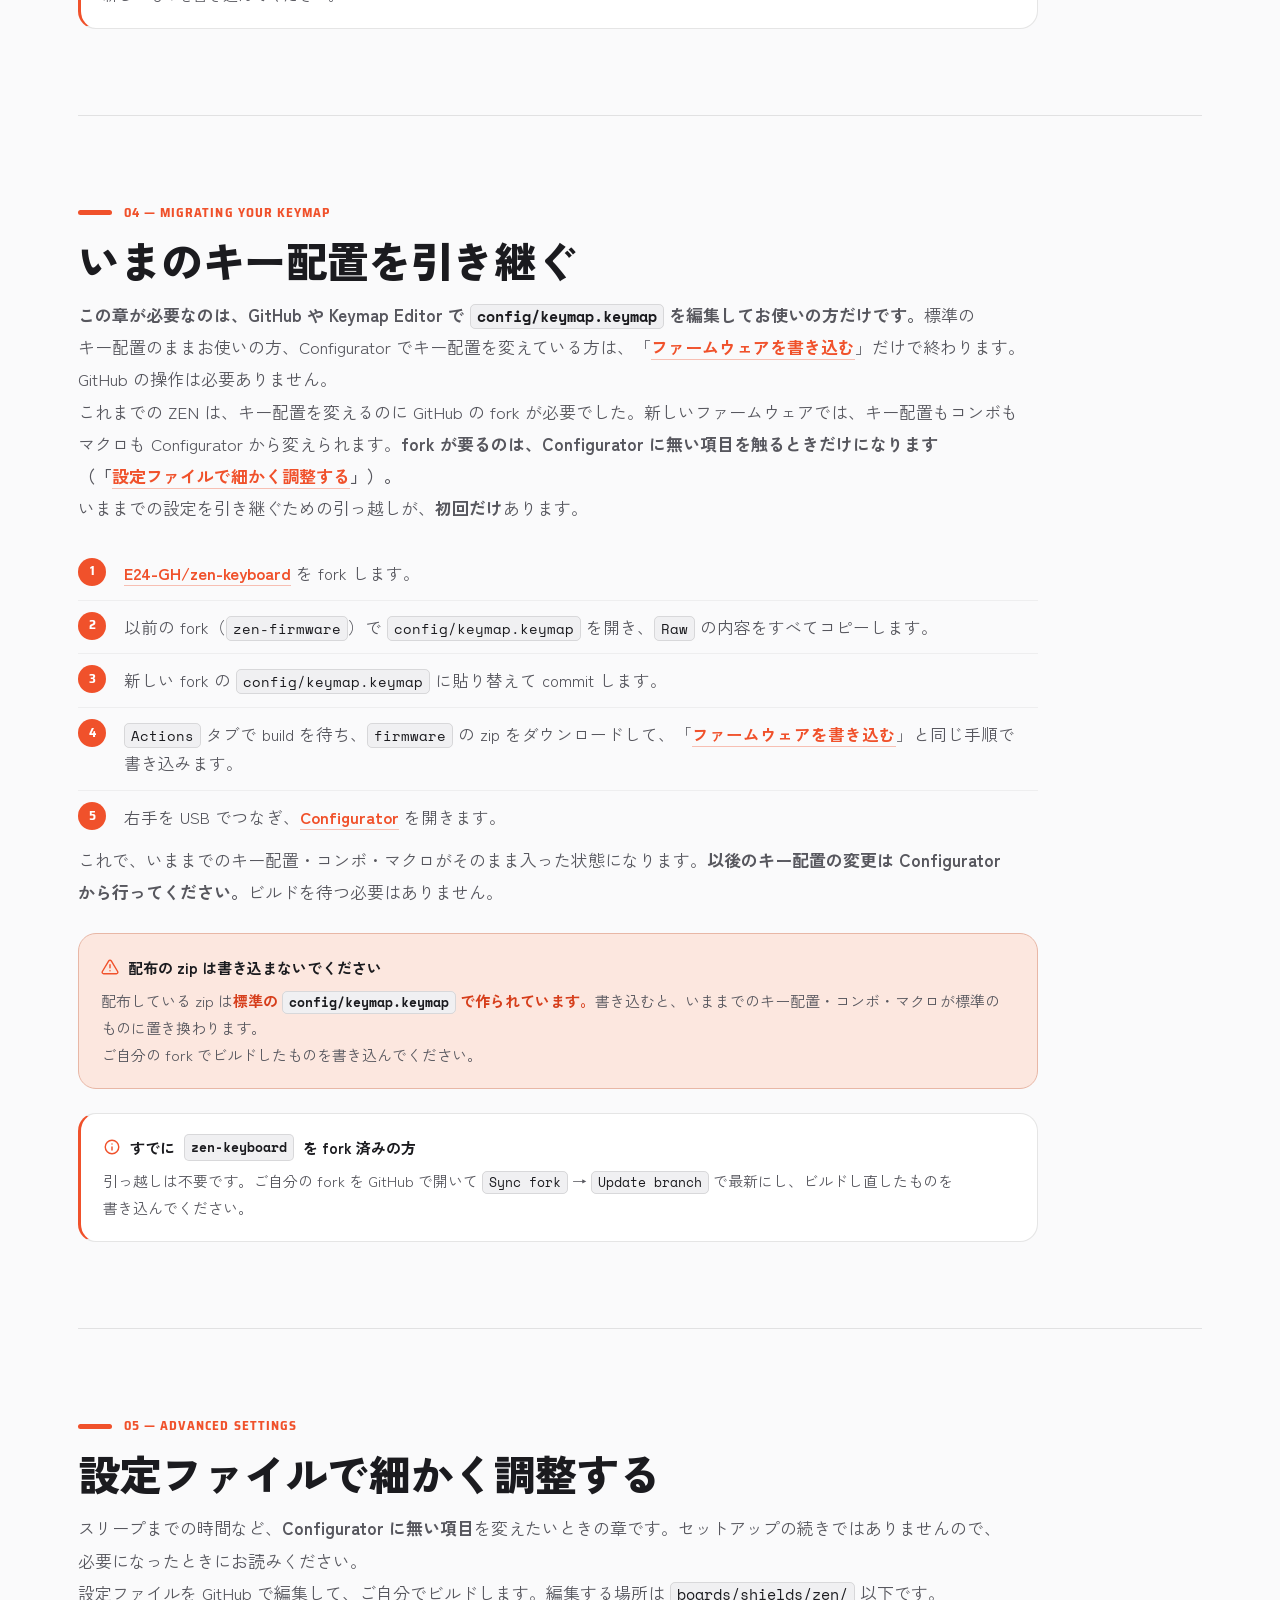
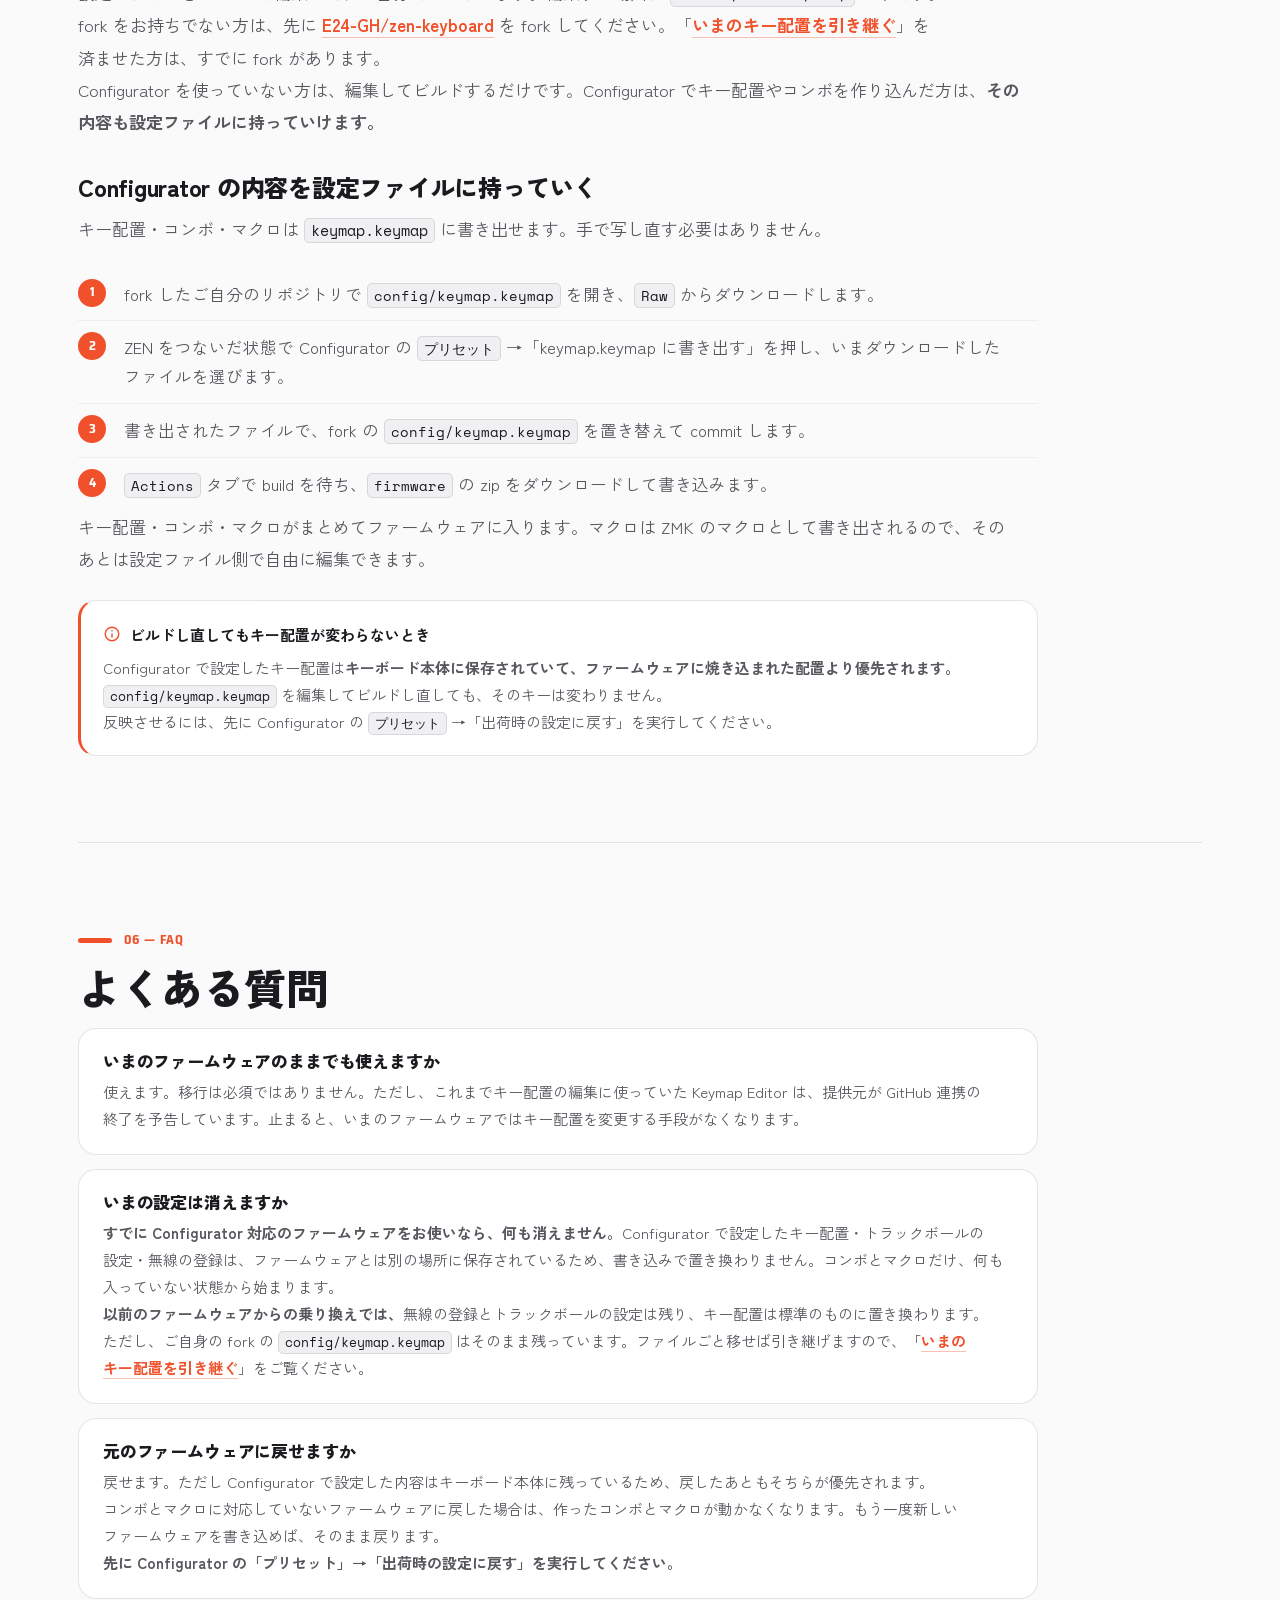
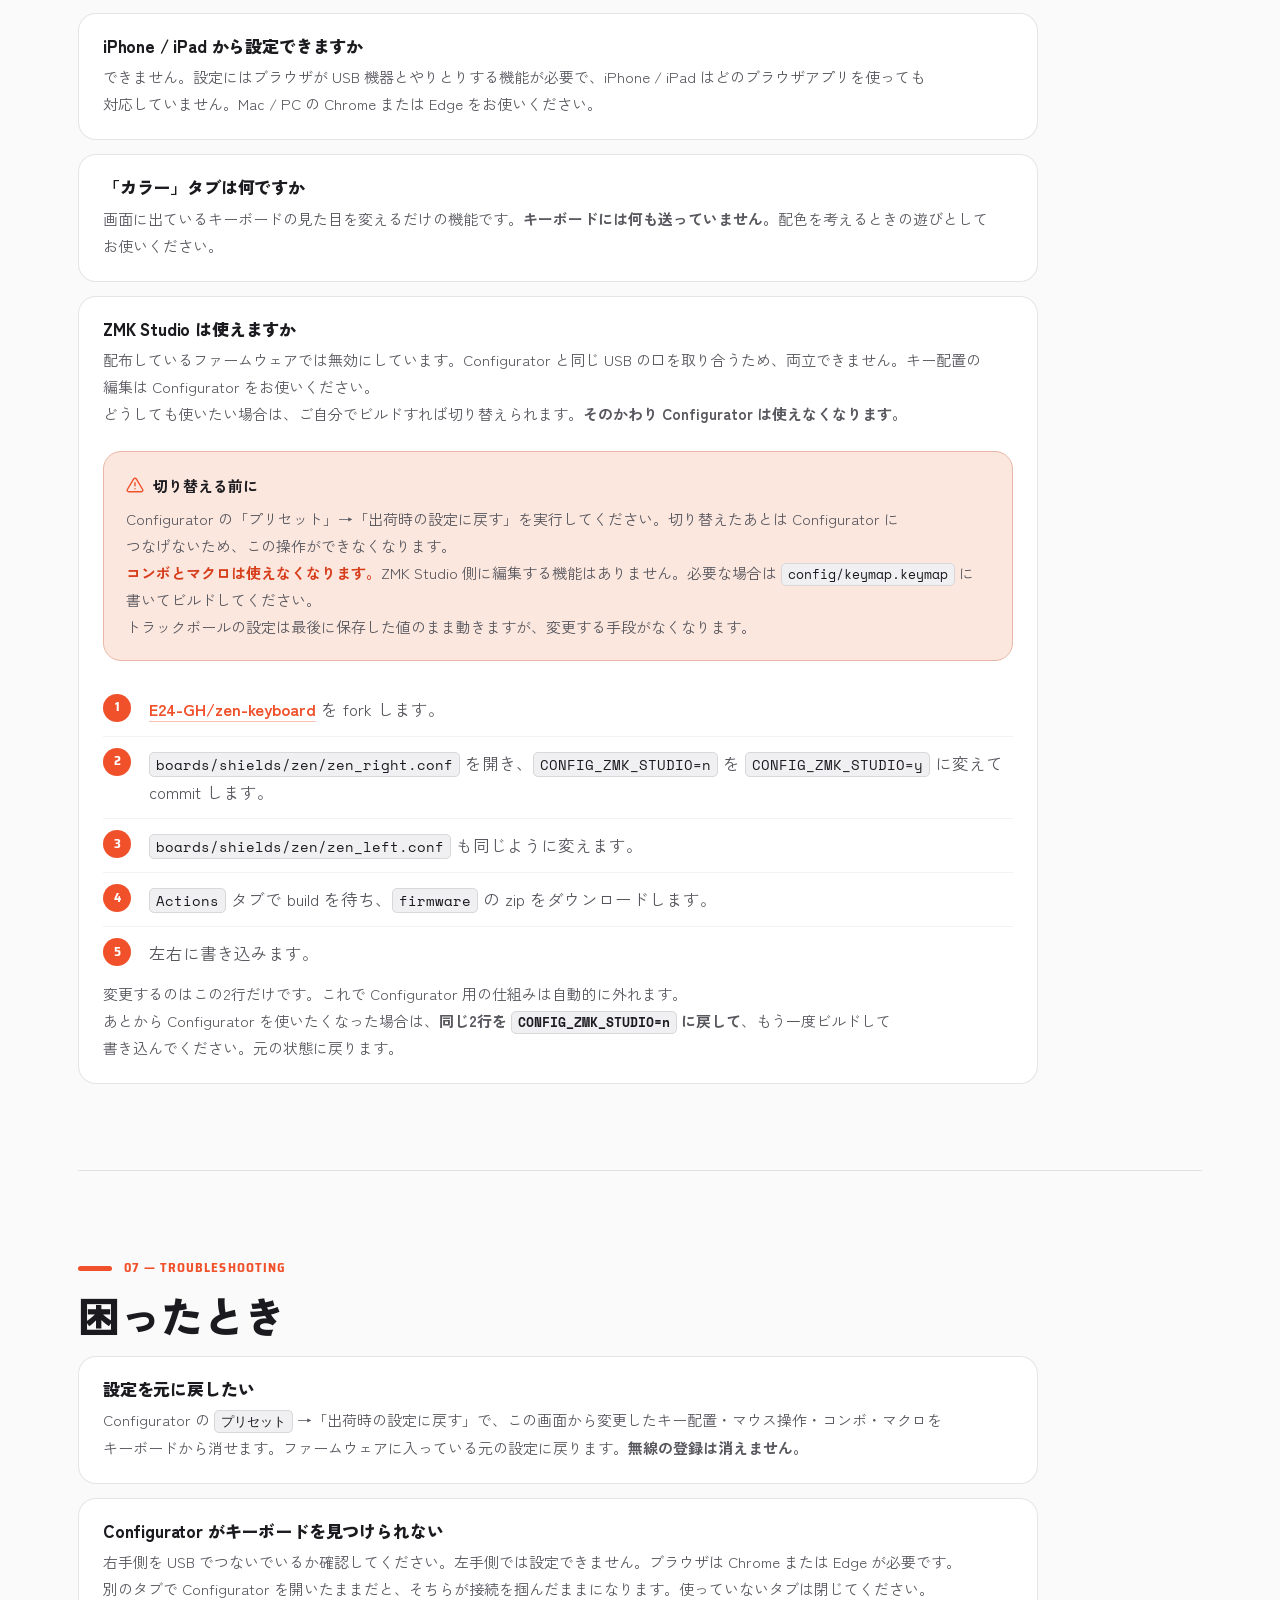
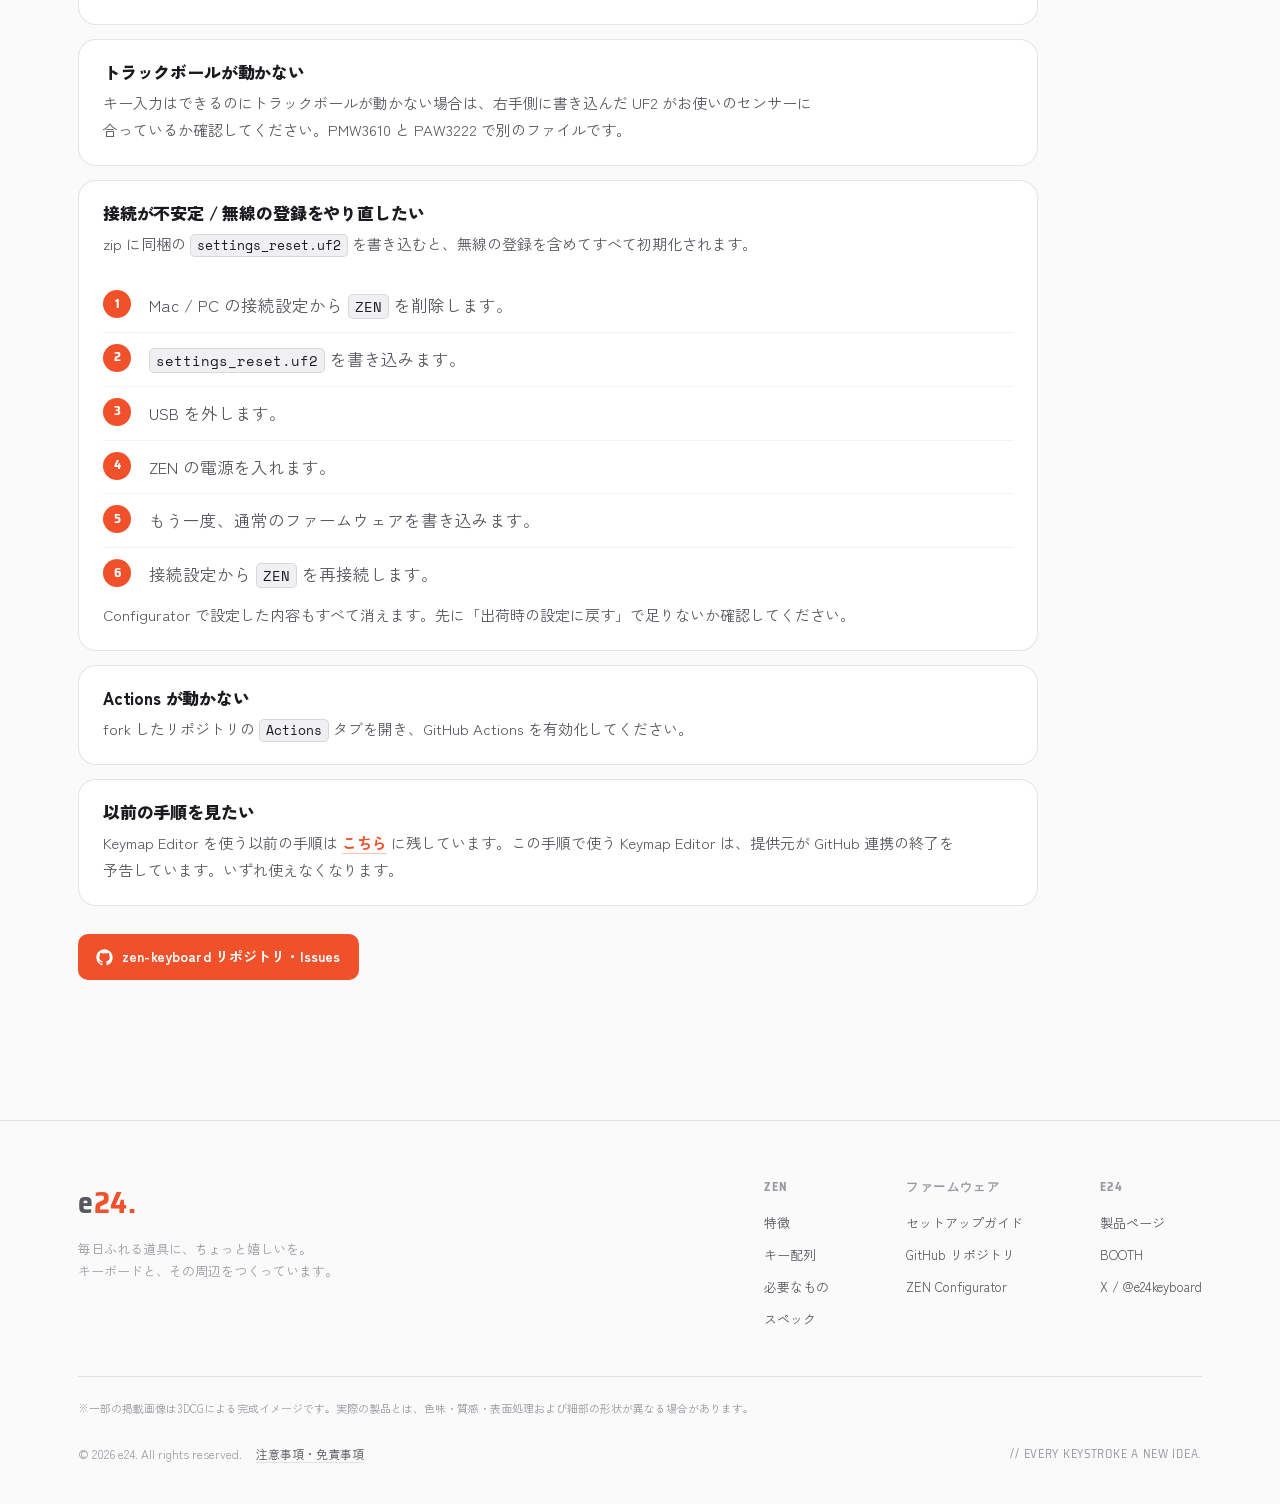
<file: zen/firmware.html>
<!DOCTYPE html>
<html lang="ja">
<head>
<meta charset="UTF-8">
<meta name="viewport" content="width=device-width, initial-scale=1.0">
<!-- Google tag (gtag.js) -->
<script async src="https://www.googletagmanager.com/gtag/js?id=G-2649HNYM9E"></script>
<script>
  window.dataLayer = window.dataLayer || [];
  function gtag(){dataLayer.push(arguments);}
  gtag('js', new Date());
  gtag('config', 'G-2649HNYM9E');
</script>
<link rel="icon" type="image/png" sizes="32x32" href="../favicon-32.png">
<link rel="icon" type="image/png" sizes="16x16" href="../favicon-16.png">
<link rel="apple-touch-icon" href="../apple-touch-icon.png">
<meta name="theme-color" content="#F0512B">
<title>ZEN — ファームウェア セットアップガイド</title>
<link rel="preconnect" href="https://fonts.googleapis.com">
<link rel="preconnect" href="https://fonts.gstatic.com" crossorigin>
<link href="https://fonts.googleapis.com/css2?family=Zen+Kaku+Gothic+New:wght@400;500;700;900&family=Space+Mono:wght@400;700&family=Saira+SemiCondensed:wght@500;600;700&family=DotGothic16&display=swap" rel="stylesheet">
<link href="https://fonts.cdnfonts.com/css/d-din" rel="stylesheet">
<link rel="stylesheet" href="../e24.css">
<link rel="stylesheet" href="../zen.css">
<link rel="stylesheet" href="../zen-firmware.css">
</head>
<body>

<!-- GLOBAL NAV -->
<nav class="gnav">
  <div class="gnav-inner solo">
    <span class="brand" aria-label="e24"><span class="e">e</span><span class="num">24</span><span class="dot">.</span></span>
  </div>
</nav>

<!-- PRODUCT SUBNAV -->
<div class="subnav">
  <div class="subnav-inner">
    <div class="name"><span class="zen-logo">ZEN</span><small>ゼン</small><span class="tagline">ファームウェア・設定</span></div>
    <div class="subnav-end">
      <nav class="links" id="subnavLinks">
        <a href="index.html" class="back"><svg viewBox="0 0 24 24" fill="none" stroke="currentColor" stroke-width="2" stroke-linecap="round" stroke-linejoin="round"><path d="m15 18-6-6 6-6"/></svg>製品ページ</a>
        <a href="index.html#faq">FAQ</a>
        <a href="https://github.com/E24-GH/zen-keyboard" target="_blank" rel="noopener">GitHub</a>
        <div class="owner-group">
          <span class="og-label">購入者向け</span>
          <a href="firmware.html">セットアップ</a>
          <a href="assembly.html">組み立て方</a>
        </div>
      </nav>
      <div class="subnav-owner">
        <button class="subnav-owner-btn" type="button" aria-haspopup="true" aria-expanded="false">
          <svg class="lock" viewBox="0 0 24 24" fill="none" stroke="currentColor" stroke-width="2" stroke-linecap="round" stroke-linejoin="round"><rect x="4" y="11" width="16" height="9" rx="2"/><path d="M8 11V7a4 4 0 0 1 8 0v4"/></svg>
          購入者向け
          <svg class="chev" viewBox="0 0 24 24" fill="none" stroke="currentColor" stroke-width="2.6" stroke-linecap="round" stroke-linejoin="round"><path d="m6 9 6 6 6-6"/></svg>
        </button>
        <div class="subnav-owner-menu">
          <div class="oh">購入者向けメニュー</div>
          <a href="firmware.html"><svg viewBox="0 0 24 24" fill="none" stroke="currentColor" stroke-width="1.8" stroke-linecap="round" stroke-linejoin="round"><rect x="6" y="6" width="12" height="12" rx="2"/><path d="M9 2v2M15 2v2M9 20v2M15 20v2M2 9h2M2 15h2M20 9h2M20 15h2"/></svg>セットアップ</a>
          <a href="assembly.html"><svg viewBox="0 0 24 24" fill="none" stroke="currentColor" stroke-width="1.8" stroke-linecap="round" stroke-linejoin="round"><path d="M14.7 6.3a4 4 0 0 0-5.4 5.4L3 18v3h3l6.3-6.3a4 4 0 0 0 5.4-5.4l-2.5 2.5-2.5-.7-.7-2.5z"/></svg>組み立て方</a>
        </div>
      </div>
      <a href="https://e24key.booth.pm/items/8457837" target="_blank" rel="noopener" class="buy-btn">
        <svg viewBox="0 0 24 24" fill="none" stroke="currentColor" stroke-width="1.9" stroke-linecap="round" stroke-linejoin="round"><path d="M6 7h12l-1 13H7L6 7z"/><path d="M9 7a3 3 0 0 1 6 0"/></svg>
        購入
      </a>
      <button class="subnav-burger" type="button" aria-label="メニューを開閉" aria-expanded="false" aria-controls="subnavLinks">
        <span class="bz"><i></i><i></i><i></i></span>
      </button>
    </div>
  </div>
</div>

<!-- fw-measured: one width for every block of running text. Opt-in, so the
     archived firmware-keymap-editor.html keeps the widths it was published
     with. See zen-firmware.css. -->
<main class="fw-page fw-measured" data-screen-label="ファームウェアガイド">

  <!-- HERO -->
  <header class="fw-hero">
    <div class="wrap">
      <span class="eyebrow-mono">FIRMWARE &amp; SETUP GUIDE</span>
      <h1>ZEN の設定</h1>
      <p class="lead">ファームウェアを書き込んで、ブラウザからキー配置とトラックボールを設定するまでの手順です。</p>

      <div class="fw-routes">
        <a class="fw-route" href="#req">
          <span class="rk">A</span>
          <span class="rt">はじめて設定する方</span>
          <span class="rd">GitHub の操作は必要ありません。<br><strong>0 → 1 → 2</strong> の順に進めてください。</span>
        </a>
        <a class="fw-route" href="#flash">
          <span class="rk">B</span>
          <span class="rt">すでに ZEN をお使いの方</span>
          <span class="rd"><strong>1</strong> を書き込むだけで終わります。<br>いまの設定は消えません。</span>
        </a>
      </div>
      <a class="fw-alert" href="#migrate">
        <span class="ra-tag">
          <svg viewBox="0 0 24 24" fill="none" stroke="currentColor" stroke-width="1.9" stroke-linecap="round" stroke-linejoin="round"><path d="M10.3 3.9 1.8 18a2 2 0 0 0 1.7 3h17a2 2 0 0 0 1.7-3L13.7 3.9a2 2 0 0 0-3.4 0z"/><path d="M12 9v4M12 17h.01"/></svg>
          先にお読みください
        </span>
        <span class="ra-t">キー配置を自分で書き替えてお使いの方へ</span>
        <span class="ra-d">GitHub や <strong>Keymap Editor</strong> で <code>config/keymap.keymap</code> を編集している方は、<strong>1 より先に「4 いまのキー配置を引き継ぐ」</strong>をお読みください。<br>配布の zip をそのまま書き込むと、ご自分のキー配置が標準のものに置き替わります。</span>
        <span class="ra-go">4 を読む<svg viewBox="0 0 24 24" fill="none" stroke="currentColor" stroke-width="2.1" stroke-linecap="round" stroke-linejoin="round"><path d="M5 12h13M12 5l7 7-7 7"/></svg></span>
      </a>

      <nav class="fw-toc" aria-label="目次">
        <a href="#req"><span class="n">0</span><span class="t">必要なもの</span></a>
        <a href="#flash"><span class="n">1</span><span class="t">ファームウェアを書き込む</span></a>
        <a href="#configure"><span class="n">2</span><span class="t">Configurator で設定する</span></a>
        <a href="#combo"><span class="n">3</span><span class="t">コンボ／マクロを使う</span></a>
        <a href="#migrate"><span class="n">4</span><span class="t">いまのキー配置を引き継ぐ</span></a>
        <a href="#advanced"><span class="n">5</span><span class="t">設定ファイルで細かく調整する</span></a>
        <a href="#faq"><span class="n">6</span><span class="t">よくある質問</span></a>
        <a href="#trouble"><span class="n">?</span><span class="t">困ったとき</span></a>
      </nav>
    </div>
  </header>

  <!-- 0. requirements -->
  <section class="fw-sec" id="req">
    <div class="wrap">
      <div class="sec-num">00 — REQUIREMENTS</div>
      <h2>必要なもの</h2>
      <ul class="fw-list">
        <li>ZEN 本体</li>
        <li>対応コントローラ（左右）</li>
        <li>データ通信対応の USB Type-C ケーブル</li>
        <li>Mac / PC と、Chrome または Edge</li>
      </ul>
      <div class="fw-panel tip">
        <div class="ph"><svg viewBox="0 0 24 24" fill="none" stroke="currentColor" stroke-width="1.9" stroke-linecap="round" stroke-linejoin="round"><circle cx="12" cy="12" r="9"/><path d="M12 16v-4M12 8h.01"/></svg>ブラウザについて</div>
        設定画面はキーボードと USB で直接やりとりします。<strong>Chrome または Edge</strong> をおすすめします。<br>
        Safari では動きません。<strong>iPhone / iPad は、どのブラウザアプリを使っても対応していません。</strong>Android は Chrome 148 以降で動作します。
      </div>
      <div class="fw-divider"></div>
    </div>
  </section>

  <!-- 1. flash -->
  <section class="fw-sec" id="flash">
    <div class="wrap">
      <div class="sec-num">01 — FLASH</div>
      <h2>ファームウェアを書き込む</h2>
      <p>左右それぞれに、お使いの構成に合うファームウェアを書き込みます。まず zip をダウンロードしてください。</p>

      <a class="dl-link" href="../assets/fw/zen-firmware.zip" download="zen-firmware.zip">
        <svg viewBox="0 0 24 24" fill="none" stroke="currentColor" stroke-width="2" stroke-linecap="round" stroke-linejoin="round" aria-hidden="true"><path d="M12 3v12M7 10l5 5 5-5"/><path d="M5 21h14"/></svg>
        <span>ファームウェアをダウンロード</span>
      </a>

      <p class="fw-files-label">右手側 — お使いの構成に合うものを1つ</p>
      <ul class="fw-files">
        <li><svg viewBox="0 0 24 24" fill="none" stroke="currentColor" stroke-width="1.7" stroke-linecap="round" stroke-linejoin="round"><path d="M14 2H6a2 2 0 0 0-2 2v16a2 2 0 0 0 2 2h12a2 2 0 0 0 2-2V8z"/><path d="M14 2v6h6"/></svg><span class="fw-file-text"><code>zen_right_trackball_pmw3610_central.uf2</code><span class="fw-file-desc">PMW3610（標準）</span></span></li>
        <li><svg viewBox="0 0 24 24" fill="none" stroke="currentColor" stroke-width="1.7" stroke-linecap="round" stroke-linejoin="round"><path d="M14 2H6a2 2 0 0 0-2 2v16a2 2 0 0 0 2 2h12a2 2 0 0 0 2-2V8z"/><path d="M14 2v6h6"/></svg><span class="fw-file-text"><code>zen_right_trackball_paw3222_central.uf2</code><span class="fw-file-desc">PAW3222</span></span></li>
        <li><svg viewBox="0 0 24 24" fill="none" stroke="currentColor" stroke-width="1.7" stroke-linecap="round" stroke-linejoin="round"><path d="M14 2H6a2 2 0 0 0-2 2v16a2 2 0 0 0 2 2h12a2 2 0 0 0 2-2V8z"/><path d="M14 2v6h6"/></svg><span class="fw-file-text"><code>zen_right_trackpad_central.uf2</code><span class="fw-file-desc">トラックパッド</span></span></li>
      </ul>

      <p class="fw-files-label">左手側 — 構成に合うものを1つ</p>
      <ul class="fw-files">
        <li><svg viewBox="0 0 24 24" fill="none" stroke="currentColor" stroke-width="1.7" stroke-linecap="round" stroke-linejoin="round"><path d="M14 2H6a2 2 0 0 0-2 2v16a2 2 0 0 0 2 2h12a2 2 0 0 0 2-2V8z"/><path d="M14 2v6h6"/></svg><span class="fw-file-text"><code>zen_left_peripheral.uf2</code><span class="fw-file-desc">トラックパッドなし（標準）</span></span></li>
        <li><svg viewBox="0 0 24 24" fill="none" stroke="currentColor" stroke-width="1.7" stroke-linecap="round" stroke-linejoin="round"><path d="M14 2H6a2 2 0 0 0-2 2v16a2 2 0 0 0 2 2h12a2 2 0 0 0 2-2V8z"/><path d="M14 2v6h6"/></svg><span class="fw-file-text"><code>zen_left_trackpad_peripheral.uf2</code><span class="fw-file-desc">トラックパッドあり</span></span></li>
      </ul>
      <p>標準構成なら、右手は PMW3610 用、左手はトラックパッドなし用の2つです。</p>

      <h3>書き込み手順</h3>
      <ol class="fw-steps">
        <li>右手側の対応コントローラを、電源スイッチを OFF にした状態で、USB ケーブルで Mac / PC と接続します。これでブートローダーモードになります。<span class="s-note">電源スイッチは、向かって奥側が OFF の状態です。</span></li>
        <li><code>BLEMICROPRO</code> というフォルダが表示されるので、これを開きます。<span class="s-note">表示されない場合は、USB ケーブルがデータ通信に対応しているか確認してください。</span></li>
        <li>解凍した zip の中から、右手側の UF2 ファイルを <code>BLEMICROPRO</code> フォルダにコピーして書き込みます。<span class="s-note">書き込み後、ドライブの取り外しに関する通知が表示される場合がありますが、書き込みは正常に完了しています。</span></li>
        <li>続いて左手側の対応コントローラを、同じ手順でブートローダーモードにします。</li>
        <li>左手側の UF2 ファイルを <code>BLEMICROPRO</code> フォルダにコピーして書き込みます。</li>
      </ol>
      <div class="fw-divider"></div>
    </div>
  </section>

  <!-- 2. configurator -->
  <section class="fw-sec" id="configure">
    <div class="wrap">
      <div class="sec-num">02 — CONFIGURE</div>
      <h2>Configurator で設定する</h2>
      <p>キー配置、トラックボールの速さ、無線の接続先を、ブラウザから設定できます。</p>

      <a class="dl-link" href="configurator/" target="_blank" rel="noopener">
        <svg viewBox="0 0 24 24" fill="none" stroke="currentColor" stroke-width="2" stroke-linecap="round" stroke-linejoin="round" aria-hidden="true"><rect x="3" y="4" width="18" height="14" rx="2"/><path d="M8 21h8M12 18v3"/></svg>
        <span>ZEN Configurator を開く</span>
      </a>

      <ol class="fw-steps">
        <li>右手側を USB ケーブルで Mac / PC につなぎます。<span class="s-note">左手側はつなぐ必要はありません。</span></li>
        <li>Configurator を開き、右上の <code>キーボードをつなぐ</code> を押します。</li>
        <li>ポートを選ぶ画面が出たら <code>ZEN</code> を選んで接続します。<span class="s-note">2回目以降は、この画面は出ずにそのままつながります。</span></li>
        <li>つながると、いまキーボードに入っている設定が読み込まれます。</li>
      </ol>

      <h3>できること</h3>
      <ul class="fw-list">
        <li><strong>キー</strong> — キー配置の変更。レイヤーごとに編集できます</li>
        <li><strong>マウス</strong> — トラックボールの速さ、スクロール、向き、オートマウス</li>
        <li><strong>BT</strong> — 無線の接続先の切り替えと削除</li>
        <li><strong>カラー</strong> — 画面のキーボードの見た目を変えて遊べます。<span class="s-note">キーボードには何も送りません。配色を試したり、お手元の ZEN に似せたりする、画面の中だけの機能です。</span></li>
      </ul>

      <div class="fw-panel warn">
        <div class="ph"><svg viewBox="0 0 24 24" fill="none" stroke="currentColor" stroke-width="1.9" stroke-linecap="round" stroke-linejoin="round"><path d="M10.3 3.9 1.8 18a2 2 0 0 0 1.7 3h17a2 2 0 0 0 1.7-3L13.7 3.9a2 2 0 0 0-3.4 0z"/><path d="M12 9v4M12 17h.01"/></svg>変更は「キーボードに保存」を押すまで残りません</div>
        画面下に、<code>この画面</code> → <code>キーボードで試す</code> → <code>キーボードに保存</code> の3段階が表示されます。<strong>保存を押さずに電源を切ると、変更は元に戻ります。</strong>
      </div>
      <div class="fw-divider"></div>
    </div>
  </section>

  <!-- 3. combos -->
  <section class="fw-sec" id="combo">
    <div class="wrap">
      <div class="sec-num">03 — COMBOS &amp; MACROS</div>
      <h2>コンボ／マクロを使う</h2>
      <p>コンボ（複数キーの同時押しを別の入力として使う機能）とマクロ（決まった入力を順に再生する機能）は、<strong>Configurator から直接作れます。</strong>キー配置と同じように、USB でつないだまま編集してキーボードに保存できます。GitHub は必要ありません。</p>

      <ol class="fw-steps">
        <li>ZEN を USB でつなぎ、<a href="configurator/">Configurator</a> を開きます。</li>
        <li><code>コンボ</code> タブ、または <code>マクロ</code> タブを開きます。</li>
        <li><strong>コンボ</strong>は、同時押しするキーを画面上のキーボードから選び、出したい入力を決めます。</li>
        <li><strong>マクロ</strong>は、再生したい入力を順に登録します。作ったマクロは、キー配置から直接キーに割り当てることも、コンボから呼び出すこともできます。</li>
        <li><code>コンボを保存</code> ／ <code>マクロを保存</code> を押します。</li>
      </ol>

      <div class="fw-panel tip">
        <div class="ph"><svg viewBox="0 0 24 24" fill="none" stroke="currentColor" stroke-width="1.9" stroke-linecap="round" stroke-linejoin="round"><circle cx="12" cy="12" r="9"/><path d="M12 16v-4M12 8h.01"/></svg>いくつまで作れるか</div>
        コンボは <strong>8 個</strong>まで、1 つあたり最大 4 キー。マクロは <strong>4 個</strong>まで、1 つあたり最大 16 ステップです。<br>
        これ以上必要な場合は、サポートの Discord でご相談ください。
      </div>

      <div class="fw-panel tip">
        <div class="ph"><svg viewBox="0 0 24 24" fill="none" stroke="currentColor" stroke-width="1.9" stroke-linecap="round" stroke-linejoin="round"><circle cx="12" cy="12" r="9"/><path d="M12 16v-4M12 8h.01"/></svg>タブが出てこないとき</div>
        <code>マクロ</code> タブは、対応したファームウェアをつないだときだけ出てきます。見あたらない場合は、「<a href="#flash">ファームウェアを書き込む</a>」から新しいものを書き込んでください。
      </div>

      <div class="fw-divider"></div>
    </div>
  </section>

  <!-- 4. one-time migration, for people whose keymap lives in their fork -->
  <section class="fw-sec" id="migrate">
    <div class="wrap">
      <div class="sec-num">04 — MIGRATING YOUR KEYMAP</div>
      <h2>いまのキー配置を引き継ぐ</h2>
      <p><strong>この章が必要なのは、GitHub や Keymap Editor で <code>config/keymap.keymap</code> を編集してお使いの方だけです。</strong>標準のキー配置のままお使いの方、Configurator でキー配置を変えている方は、「<a href="#flash">ファームウェアを書き込む</a>」だけで終わります。GitHub の操作は必要ありません。</p>
      <p>これまでの ZEN は、キー配置を変えるのに GitHub の fork が必要でした。新しいファームウェアでは、キー配置もコンボもマクロも Configurator から変えられます。<strong>fork が要るのは、Configurator に無い項目を触るときだけになります（「<a href="#advanced">設定ファイルで細かく調整する</a>」）。</strong></p>
      <p>いままでの設定を引き継ぐための引っ越しが、<strong>初回だけ</strong>あります。</p>

      <ol class="fw-steps">
        <li><a href="https://github.com/E24-GH/zen-keyboard" target="_blank" rel="noopener">E24-GH/zen-keyboard</a> を fork します。</li>
        <li>以前の fork（<code>zen-firmware</code>）で <code>config/keymap.keymap</code> を開き、<code>Raw</code> の内容をすべてコピーします。</li>
        <li>新しい fork の <code>config/keymap.keymap</code> に貼り替えて commit します。</li>
        <li><code>Actions</code> タブで build を待ち、<code>firmware</code> の zip をダウンロードして、「<a href="#flash">ファームウェアを書き込む</a>」と同じ手順で書き込みます。</li>
        <li>右手を USB でつなぎ、<a href="configurator/">Configurator</a> を開きます。</li>
      </ol>

      <p>これで、いままでのキー配置・コンボ・マクロがそのまま入った状態になります。<strong>以後のキー配置の変更は Configurator から行ってください。</strong>ビルドを待つ必要はありません。</p>

      <div class="fw-panel warn">
        <div class="ph"><svg viewBox="0 0 24 24" fill="none" stroke="currentColor" stroke-width="1.9" stroke-linecap="round" stroke-linejoin="round"><path d="M10.3 3.9 1.8 18a2 2 0 0 0 1.7 3h17a2 2 0 0 0 1.7-3L13.7 3.9a2 2 0 0 0-3.4 0z"/><path d="M12 9v4M12 17h.01"/></svg>配布の zip は書き込まないでください</div>
        配布している zip は<strong>標準の <code>config/keymap.keymap</code> で作られています。</strong>書き込むと、いままでのキー配置・コンボ・マクロが標準のものに置き換わります。<br>
        ご自分の fork でビルドしたものを書き込んでください。
      </div>

      <div class="fw-panel tip">
        <div class="ph"><svg viewBox="0 0 24 24" fill="none" stroke="currentColor" stroke-width="1.9" stroke-linecap="round" stroke-linejoin="round"><circle cx="12" cy="12" r="9"/><path d="M12 16v-4M12 8h.01"/></svg>すでに <code>zen-keyboard</code> を fork 済みの方</div>
        引っ越しは不要です。ご自分の fork を GitHub で開いて <code>Sync fork</code> → <code>Update branch</code> で最新にし、ビルドし直したものを書き込んでください。
      </div>

      <div class="fw-divider"></div>
    </div>
  </section>

  <!-- 5. advanced: editing the config files -->
  <section class="fw-sec" id="advanced">
    <div class="wrap">
      <div class="sec-num">05 — ADVANCED SETTINGS</div>
      <h2>設定ファイルで細かく調整する</h2>
      <p>スリープまでの時間など、<strong>Configurator に無い項目</strong>を変えたいときの章です。セットアップの続きではありませんので、必要になったときにお読みください。</p>
      <p>設定ファイルを GitHub で編集して、ご自分でビルドします。編集する場所は <code>boards/shields/zen/</code> 以下です。</p>
      <p>fork をお持ちでない方は、先に <a href="https://github.com/E24-GH/zen-keyboard" target="_blank" rel="noopener">E24-GH/zen-keyboard</a> を fork してください。「<a href="#migrate">いまのキー配置を引き継ぐ</a>」を済ませた方は、すでに fork があります。</p>
      <p>Configurator を使っていない方は、編集してビルドするだけです。Configurator でキー配置やコンボを作り込んだ方は、<strong>その内容も設定ファイルに持っていけます。</strong></p>

      <h3>Configurator の内容を設定ファイルに持っていく</h3>
      <p>キー配置・コンボ・マクロは <code>keymap.keymap</code> に書き出せます。手で写し直す必要はありません。</p>
      <ol class="fw-steps">
        <li>fork したご自分のリポジトリで <code>config/keymap.keymap</code> を開き、<code>Raw</code> からダウンロードします。</li>
        <li>ZEN をつないだ状態で Configurator の <code>プリセット</code> →「keymap.keymap に書き出す」を押し、いまダウンロードしたファイルを選びます。</li>
        <li>書き出されたファイルで、fork の <code>config/keymap.keymap</code> を置き替えて commit します。</li>
        <li><code>Actions</code> タブで build を待ち、<code>firmware</code> の zip をダウンロードして書き込みます。</li>
      </ol>
      <p>キー配置・コンボ・マクロがまとめてファームウェアに入ります。マクロは ZMK のマクロとして書き出されるので、そのあとは設定ファイル側で自由に編集できます。</p>

      <div class="fw-panel tip">
        <div class="ph"><svg viewBox="0 0 24 24" fill="none" stroke="currentColor" stroke-width="1.9" stroke-linecap="round" stroke-linejoin="round"><circle cx="12" cy="12" r="9"/><path d="M12 16v-4M12 8h.01"/></svg>ビルドし直してもキー配置が変わらないとき</div>
        Configurator で設定したキー配置は<strong>キーボード本体に保存されていて、ファームウェアに焼き込まれた配置より優先されます。</strong><code>config/keymap.keymap</code> を編集してビルドし直しても、そのキーは変わりません。<br>
        反映させるには、先に Configurator の <code>プリセット</code> →「出荷時の設定に戻す」を実行してください。
      </div>
      <div class="fw-divider"></div>
    </div>
  </section>

  <!-- faq -->
  <section class="fw-sec" id="faq">
    <div class="wrap">
      <div class="sec-num">06 — FAQ</div>
      <h2>よくある質問</h2>
      <div class="fw-trouble">
        <div class="fw-tcard">
          <h3>いまのファームウェアのままでも使えますか</h3>
          <p>使えます。移行は必須ではありません。ただし、これまでキー配置の編集に使っていた Keymap Editor は、提供元が GitHub 連携の終了を予告しています。止まると、いまのファームウェアではキー配置を変更する手段がなくなります。</p>
        </div>
        <div class="fw-tcard">
          <h3>いまの設定は消えますか</h3>
          <p><strong>すでに Configurator 対応のファームウェアをお使いなら、何も消えません。</strong>Configurator で設定したキー配置・トラックボールの設定・無線の登録は、ファームウェアとは別の場所に保存されているため、書き込みで置き換わりません。コンボとマクロだけ、何も入っていない状態から始まります。</p>
          <p><strong>以前のファームウェアからの乗り換えでは、</strong>無線の登録とトラックボールの設定は残り、キー配置は標準のものに置き換わります。ただし、ご自身の fork の <code>config/keymap.keymap</code> はそのまま残っています。ファイルごと移せば引き継げますので、「<a href="#migrate">いまのキー配置を引き継ぐ</a>」をご覧ください。</p>
        </div>
        <div class="fw-tcard">
          <h3>元のファームウェアに戻せますか</h3>
          <p>戻せます。ただし Configurator で設定した内容はキーボード本体に残っているため、戻したあともそちらが優先されます。</p>
          <p>コンボとマクロに対応していないファームウェアに戻した場合は、作ったコンボとマクロが動かなくなります。もう一度新しいファームウェアを書き込めば、そのまま戻ります。</p>
          <p><strong>先に Configurator の「プリセット」→「出荷時の設定に戻す」を実行してください。</strong></p>
        </div>
        <div class="fw-tcard">
          <h3>iPhone / iPad から設定できますか</h3>
          <p>できません。設定にはブラウザが USB 機器とやりとりする機能が必要で、iPhone / iPad はどのブラウザアプリを使っても対応していません。Mac / PC の Chrome または Edge をお使いください。</p>
        </div>
        <div class="fw-tcard">
          <h3>「カラー」タブは何ですか</h3>
          <p>画面に出ているキーボードの見た目を変えるだけの機能です。<strong>キーボードには何も送っていません。</strong>配色を考えるときの遊びとしてお使いください。</p>
        </div>
        <div class="fw-tcard">
          <h3>ZMK Studio は使えますか</h3>
          <p>配布しているファームウェアでは無効にしています。Configurator と同じ USB の口を取り合うため、両立できません。キー配置の編集は Configurator をお使いください。</p>
          <p>どうしても使いたい場合は、ご自分でビルドすれば切り替えられます。<strong>そのかわり Configurator は使えなくなります。</strong></p>
          <div class="fw-panel warn">
            <div class="ph"><svg viewBox="0 0 24 24" fill="none" stroke="currentColor" stroke-width="1.9" stroke-linecap="round" stroke-linejoin="round"><path d="M10.3 3.9 1.8 18a2 2 0 0 0 1.7 3h17a2 2 0 0 0 1.7-3L13.7 3.9a2 2 0 0 0-3.4 0z"/><path d="M12 9v4M12 17h.01"/></svg>切り替える前に</div>
            Configurator の「プリセット」→「出荷時の設定に戻す」を実行してください。切り替えたあとは Configurator につなげないため、この操作ができなくなります。<br>
            <strong>コンボとマクロは使えなくなります。</strong>ZMK Studio 側に編集する機能はありません。必要な場合は <code>config/keymap.keymap</code> に書いてビルドしてください。<br>
            トラックボールの設定は最後に保存した値のまま動きますが、変更する手段がなくなります。
          </div>
          <ol class="fw-steps">
            <li><a href="https://github.com/E24-GH/zen-keyboard" target="_blank" rel="noopener">E24-GH/zen-keyboard</a> を fork します。</li>
            <li><code>boards/shields/zen/zen_right.conf</code> を開き、<code>CONFIG_ZMK_STUDIO=n</code> を <code>CONFIG_ZMK_STUDIO=y</code> に変えて commit します。</li>
            <li><code>boards/shields/zen/zen_left.conf</code> も同じように変えます。</li>
            <li><code>Actions</code> タブで build を待ち、<code>firmware</code> の zip をダウンロードします。</li>
            <li>左右に書き込みます。</li>
          </ol>
          <p>変更するのはこの2行だけです。これで Configurator 用の仕組みは自動的に外れます。</p>
          <p>あとから Configurator を使いたくなった場合は、<strong>同じ2行を <code>CONFIG_ZMK_STUDIO=n</code> に戻して</strong>、もう一度ビルドして書き込んでください。元の状態に戻ります。</p>
        </div>
      </div>
      <div class="fw-divider"></div>
    </div>
  </section>

  <!-- trouble -->
  <section class="fw-sec" id="trouble">
    <div class="wrap">
      <div class="sec-num">07 — TROUBLESHOOTING</div>
      <h2>困ったとき</h2>
      <div class="fw-trouble">
        <div class="fw-tcard">
          <h3>設定を元に戻したい</h3>
          <p>Configurator の <code>プリセット</code> →「出荷時の設定に戻す」で、この画面から変更したキー配置・マウス操作・コンボ・マクロをキーボードから消せます。ファームウェアに入っている元の設定に戻ります。<strong>無線の登録は消えません。</strong></p>
        </div>
        <div class="fw-tcard">
          <h3>Configurator がキーボードを見つけられない</h3>
          <p>右手側を USB でつないでいるか確認してください。左手側では設定できません。ブラウザは Chrome または Edge が必要です。</p>
          <p>別のタブで Configurator を開いたままだと、そちらが接続を掴んだままになります。使っていないタブは閉じてください。</p>
        </div>
        <div class="fw-tcard">
          <h3>トラックボールが動かない</h3>
          <p>キー入力はできるのにトラックボールが動かない場合は、右手側に書き込んだ UF2 がお使いのセンサーに合っているか確認してください。PMW3610 と PAW3222 で別のファイルです。</p>
        </div>
        <div class="fw-tcard">
          <h3>接続が不安定 / 無線の登録をやり直したい</h3>
          <p>zip に同梱の <code>settings_reset.uf2</code> を書き込むと、無線の登録を含めてすべて初期化されます。</p>
          <ol class="fw-steps">
            <li>Mac / PC の接続設定から <code>ZEN</code> を削除します。</li>
            <li><code>settings_reset.uf2</code> を書き込みます。</li>
            <li>USB を外します。</li>
            <li>ZEN の電源を入れます。</li>
            <li>もう一度、通常のファームウェアを書き込みます。</li>
            <li>接続設定から <code>ZEN</code> を再接続します。</li>
          </ol>
          <p><span class="s-note">Configurator で設定した内容もすべて消えます。先に「出荷時の設定に戻す」で足りないか確認してください。</span></p>
        </div>
        <div class="fw-tcard">
          <h3>Actions が動かない</h3>
          <p>fork したリポジトリの <code>Actions</code> タブを開き、GitHub Actions を有効化してください。</p>
        </div>
        <div class="fw-tcard">
          <h3>以前の手順を見たい</h3>
          <p>Keymap Editor を使う以前の手順は <a href="firmware-keymap-editor.html">こちら</a> に残しています。<span class="s-note">この手順で使う Keymap Editor は、提供元が GitHub 連携の終了を予告しています。いずれ使えなくなります。</span></p>
        </div>
      </div>

      <a class="dl-link" href="https://github.com/E24-GH/zen-keyboard" target="_blank" rel="noopener" style="margin-top:28px;">
        <svg viewBox="0 0 24 24" fill="currentColor" aria-hidden="true"><path d="M12 .5C5.73.5.5 5.74.5 12.02c0 5.1 3.29 9.42 7.86 10.95.58.1.79-.25.79-.56 0-.27-.01-1.16-.02-2.1-3.2.7-3.88-1.36-3.88-1.36-.52-1.33-1.28-1.69-1.28-1.69-1.05-.72.08-.7.08-.7 1.16.08 1.77 1.2 1.77 1.2 1.03 1.76 2.7 1.25 3.36.96.1-.75.4-1.26.73-1.55-2.55-.29-5.24-1.28-5.24-5.69 0-1.26.45-2.29 1.19-3.09-.12-.29-.52-1.46.11-3.05 0 0 .97-.31 3.18 1.18a11.04 11.04 0 0 1 5.79 0c2.2-1.49 3.17-1.18 3.17-1.18.63 1.59.23 2.76.11 3.05.74.8 1.19 1.83 1.19 3.09 0 4.42-2.69 5.39-5.25 5.68.41.36.78 1.06.78 2.14 0 1.55-.01 2.79-.01 3.17 0 .31.21.67.8.56A11.53 11.53 0 0 0 23.5 12.02C23.5 5.74 18.27.5 12 .5Z"/></svg>
        <span>zen-keyboard リポジトリ・Issues</span>
      </a>
    </div>
  </section>

</main>


<!-- GLOBAL FOOTER -->
<footer class="gfoot">
  <div class="wrap">
    <div class="top">
      <div class="brandcol">
        <div class="bm">e<span class="num">24</span><span class="dot">.</span></div>
        <p>毎日ふれる道具に、ちょっと嬉しいを。<br>キーボードと、その周辺をつくっています。</p>
      </div>
      <div class="cols">
        <div class="col">
          <h4>ZEN</h4>
          <a href="index.html#feature">特徴</a>
          <a href="index.html#layout">キー配列</a>
          <a href="index.html#kit">必要なもの</a>
          <a href="index.html#spec">スペック</a>
        </div>
        <div class="col">
          <h4>ファームウェア</h4>
          <a href="firmware.html">セットアップガイド</a>
          <a href="https://github.com/E24-GH/zen-keyboard" target="_blank" rel="noopener">GitHub リポジトリ</a>
          <a href="configurator/">ZEN Configurator</a>
        </div>
        <div class="col">
          <h4>e24</h4>
          <a href="index.html">製品ページ</a>
          <a href="https://e24key.booth.pm/" target="_blank" rel="noopener">BOOTH</a>
          <a href="https://x.com/e24keyboard" target="_blank" rel="noopener">X / @e24keyboard</a>
        </div>
      </div>
    </div>
    <p class="foot-cg-note">※一部の掲載画像は3DCGによる完成イメージです。実際の製品とは、色味・質感・表面処理および細部の形状が異なる場合があります。</p>
    <div class="bottom">
      <span class="legal">© 2026 e24. All rights reserved.<a href="notice.html">注意事項・免責事項</a></span>
      <span class="mono">// EVERY KEYSTROKE A NEW IDEA.</span>
    </div>
  </div>
</footer>

<button id="toTop" class="to-top" aria-label="ページ上部へ戻る">
  <svg viewBox="0 0 24 24" fill="none" stroke="currentColor" stroke-width="2.4" stroke-linecap="round" stroke-linejoin="round"><path d="M12 19V5M6 11l6-6 6 6"/></svg>
  <span class="lbl">上へ戻る</span>
</button>

<script src="../e24-scroll.js"></script>
<script src="../zen-lightbox.js"></script>
</body>
</html>
</file>
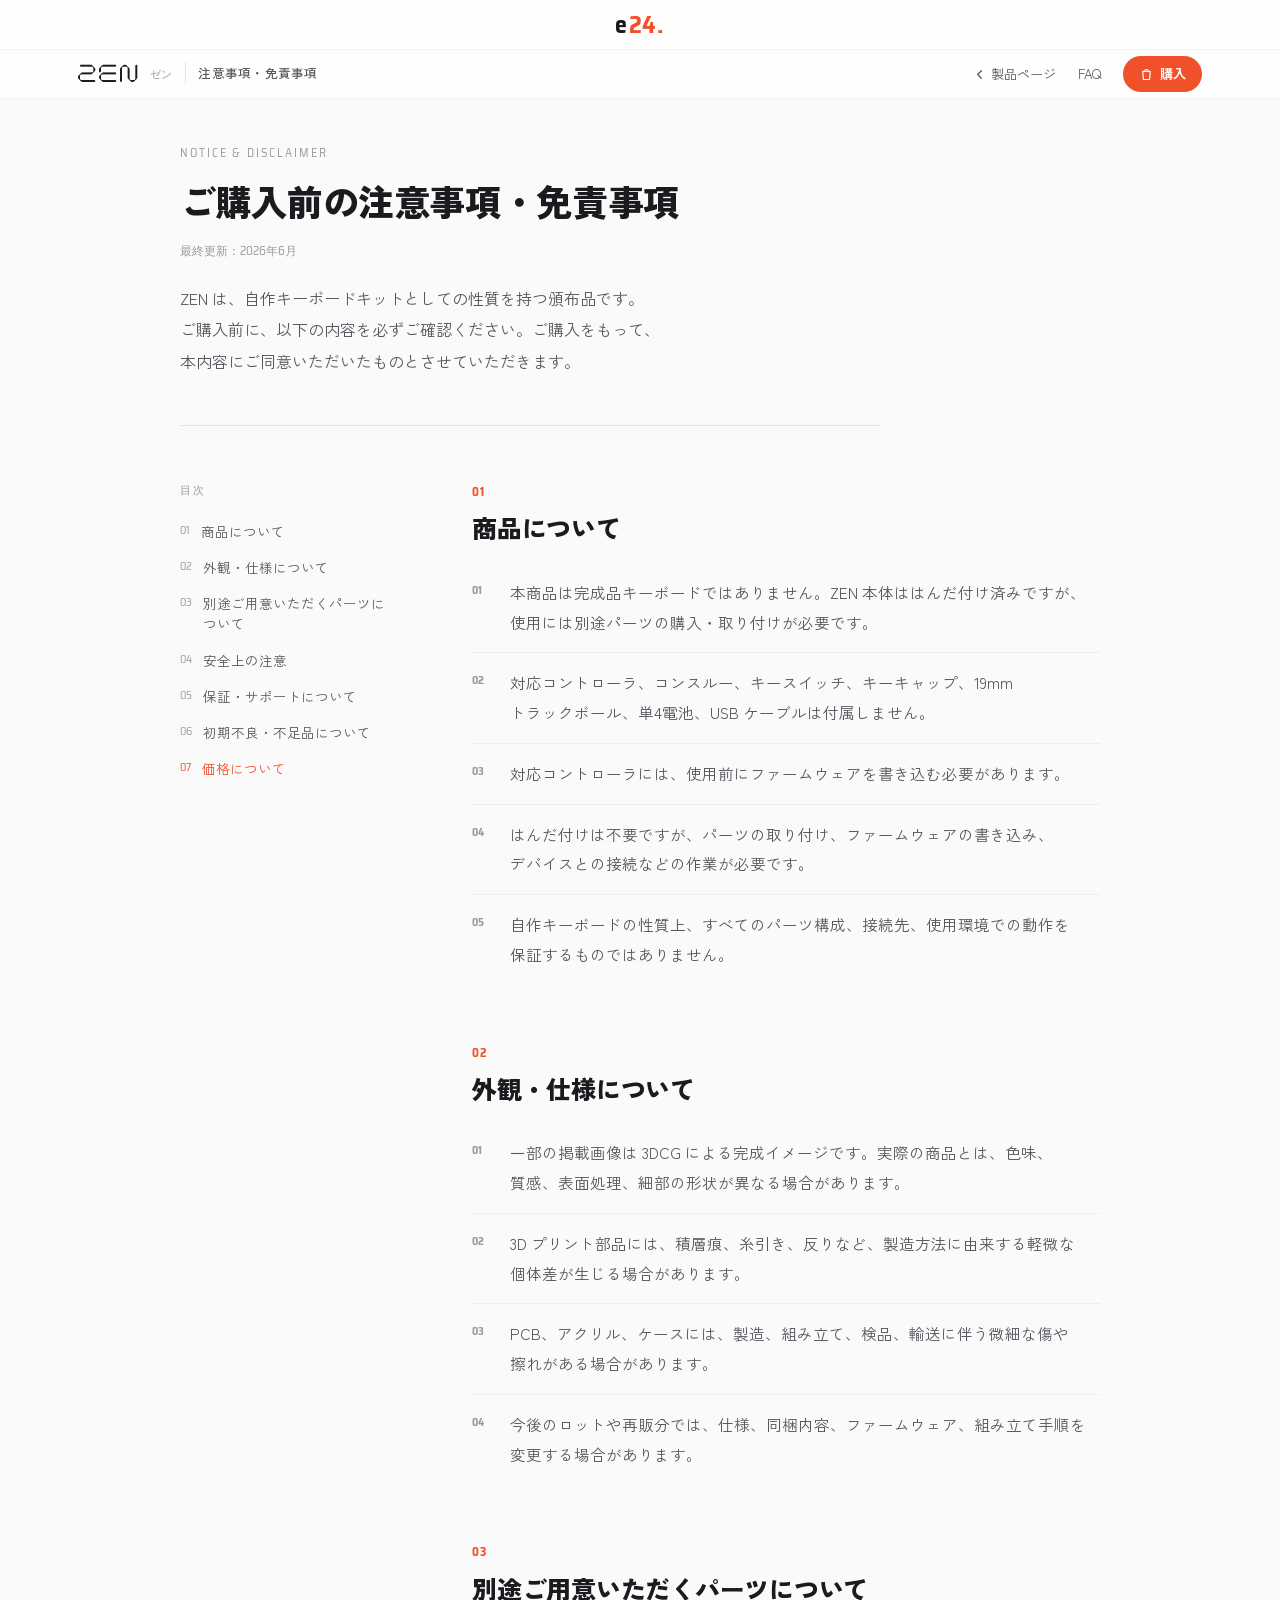
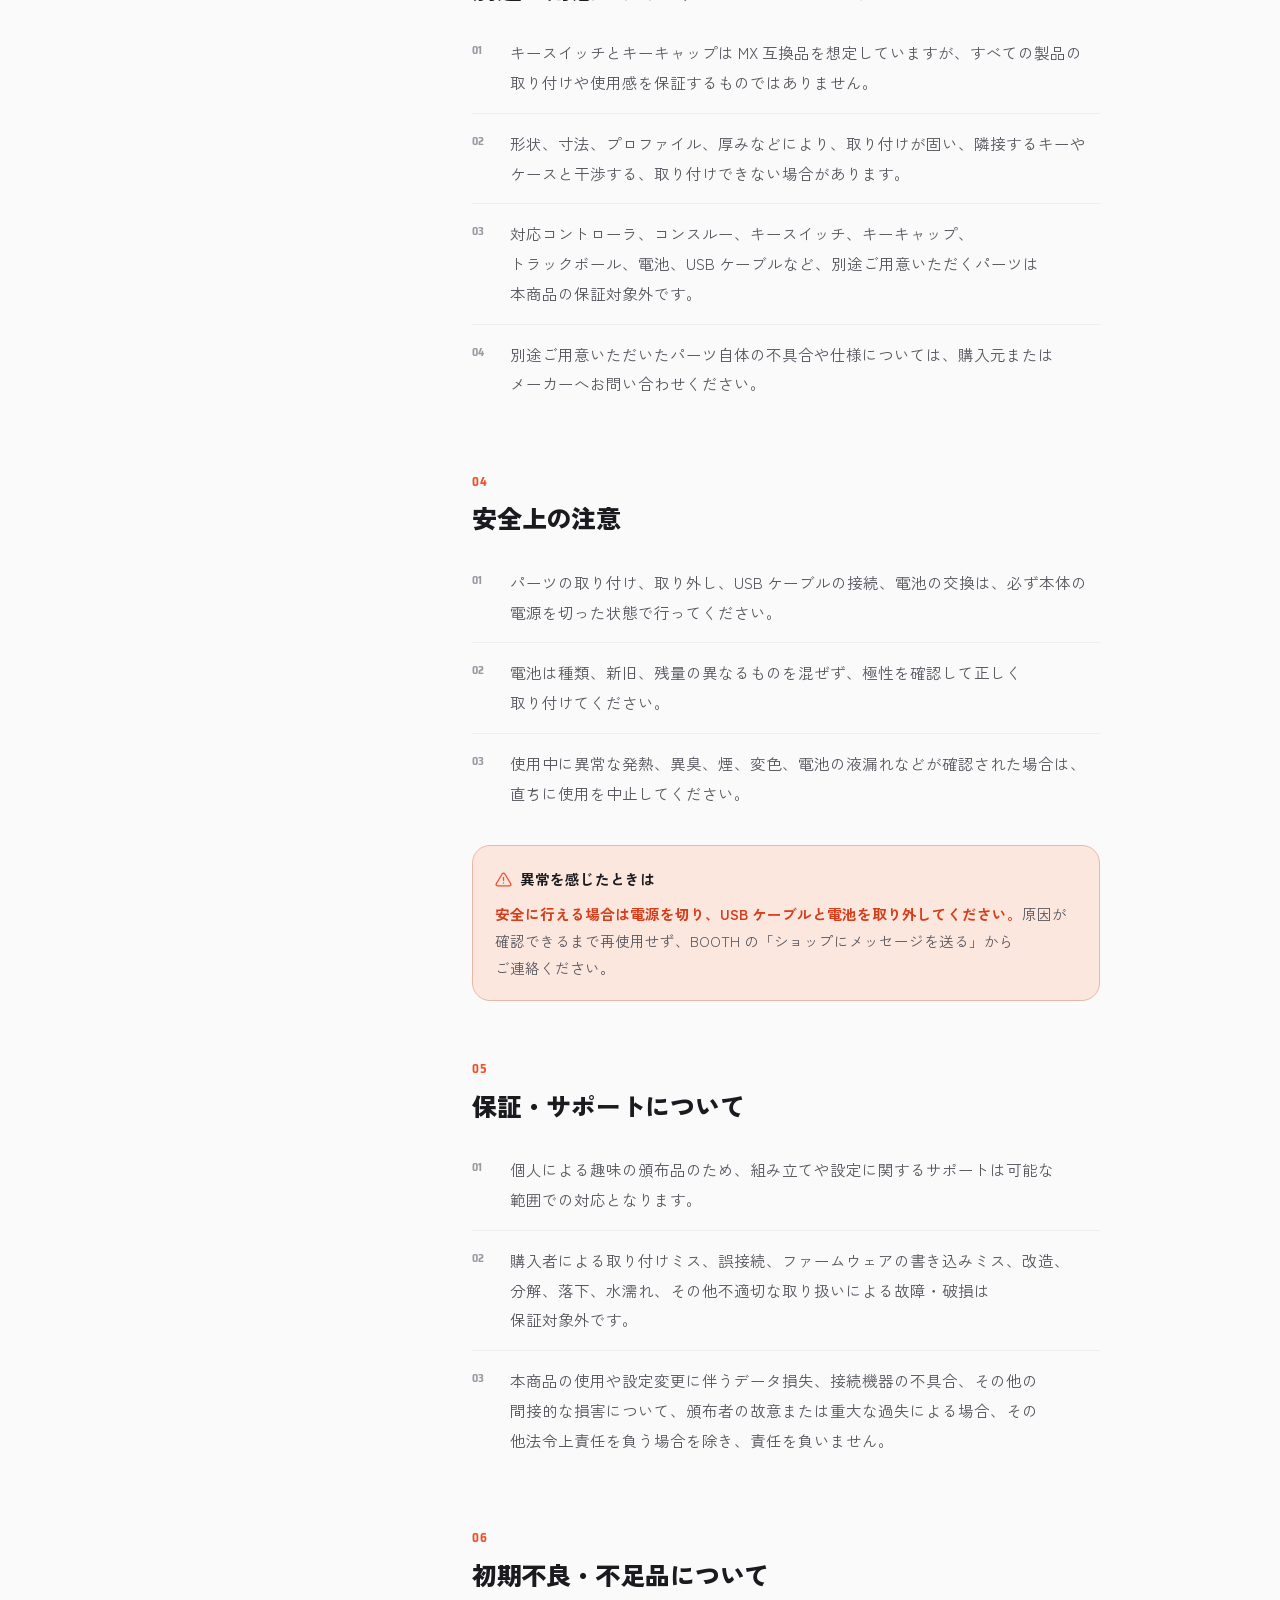
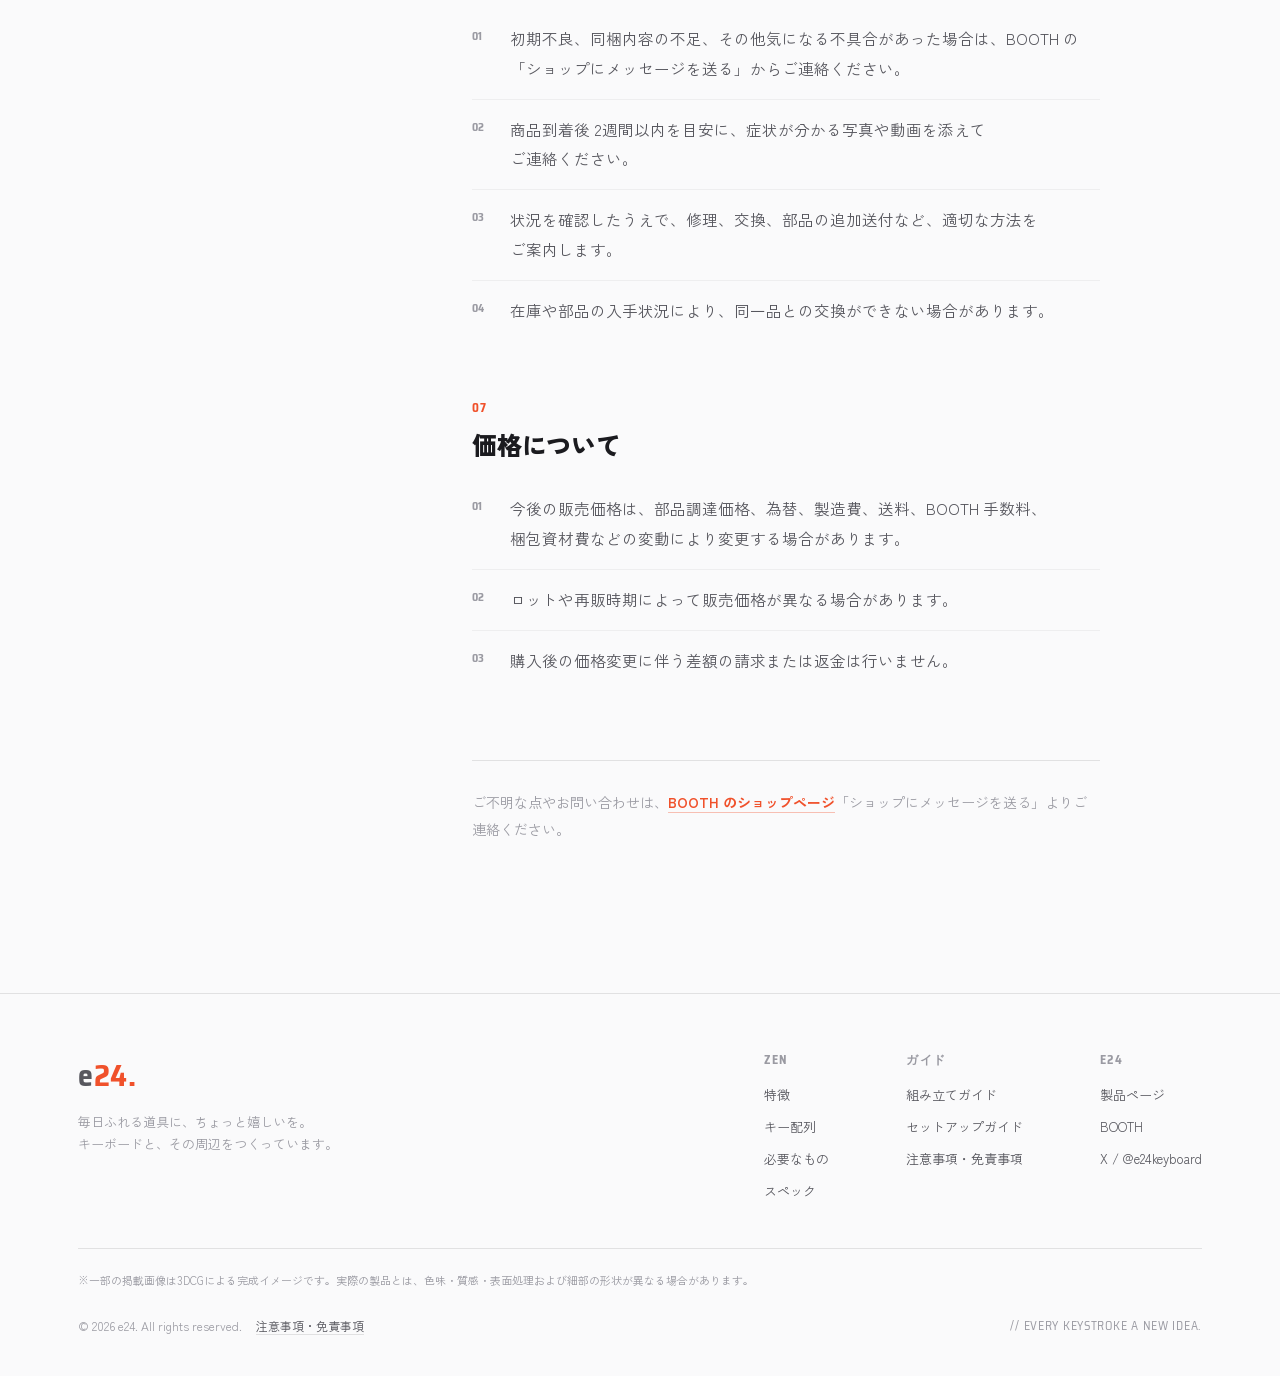
<file: zen/notice.html>
<!DOCTYPE html>
<html lang="ja">
<head>
<meta charset="UTF-8">
<meta name="viewport" content="width=device-width, initial-scale=1.0">
<!-- Google tag (gtag.js) -->
<script async src="https://www.googletagmanager.com/gtag/js?id=G-2649HNYM9E"></script>
<script>
  window.dataLayer = window.dataLayer || [];
  function gtag(){dataLayer.push(arguments);}
  gtag('js', new Date());
  gtag('config', 'G-2649HNYM9E');
</script>
<link rel="icon" type="image/png" sizes="32x32" href="../favicon-32.png">
<link rel="icon" type="image/png" sizes="16x16" href="../favicon-16.png">
<link rel="apple-touch-icon" href="../apple-touch-icon.png">
<meta name="theme-color" content="#F0512B">
<title>ZEN — ご購入前の注意事項・免責事項</title>
<link rel="preconnect" href="https://fonts.googleapis.com">
<link rel="preconnect" href="https://fonts.gstatic.com" crossorigin>
<link href="https://fonts.googleapis.com/css2?family=Zen+Kaku+Gothic+New:wght@400;500;700;900&family=Space+Mono:wght@400;700&family=Saira+SemiCondensed:wght@500;600;700&family=DotGothic16&display=swap" rel="stylesheet">
<link href="https://fonts.cdnfonts.com/css/d-din" rel="stylesheet">
<link rel="stylesheet" href="../e24.css">
<link rel="stylesheet" href="../zen.css">
<link rel="stylesheet" href="../zen-notice.css">
</head>
<body>

<!-- GLOBAL NAV -->
<nav class="gnav">
  <div class="gnav-inner solo">
    <span class="brand" aria-label="e24"><span class="e">e</span><span class="num">24</span><span class="dot">.</span></span>
  </div>
</nav>

<!-- PRODUCT SUBNAV -->
<div class="subnav">
  <div class="subnav-inner">
    <div class="name"><span class="zen-logo">ZEN</span><small>ゼン</small><span class="tagline">注意事項・免責事項</span></div>
    <div class="subnav-end">
      <nav class="links" id="subnavLinks">
        <a href="index.html" class="back"><svg viewBox="0 0 24 24" fill="none" stroke="currentColor" stroke-width="2" stroke-linecap="round" stroke-linejoin="round"><path d="m15 18-6-6 6-6"/></svg>製品ページ</a>
        <a href="index.html#faq">FAQ</a>
        <div class="owner-group">
          <span class="og-label">購入者向け</span>
          <a href="firmware.html">セットアップ</a>
          <a href="assembly.html">組み立て方</a>
        </div>
      </nav>
      <a href="https://e24key.booth.pm/items/8457837" target="_blank" rel="noopener" class="buy-btn">
        <svg viewBox="0 0 24 24" fill="none" stroke="currentColor" stroke-width="1.9" stroke-linecap="round" stroke-linejoin="round"><path d="M6 7h12l-1 13H7L6 7z"/><path d="M9 7a3 3 0 0 1 6 0"/></svg>
        購入
      </a>
      <button class="subnav-burger" type="button" aria-label="メニューを開閉" aria-expanded="false" aria-controls="subnavLinks">
        <span class="bz"><i></i><i></i><i></i></span>
      </button>
    </div>
  </div>
</div>

<main class="nt-page" data-screen-label="注意事項・免責事項">
  <div class="nt-wrap">

    <header class="nt-head">
      <div class="nt-kicker">NOTICE &amp; DISCLAIMER</div>
      <h1>ご購入前の注意事項・免責事項</h1>
      <div class="nt-meta">最終更新：2026年6月</div>
      <p class="nt-intro">ZEN は、自作キーボードキットとしての性質を持つ頒布品です。ご購入前に、以下の内容を必ずご確認ください。ご購入をもって、本内容にご同意いただいたものとさせていただきます。</p>
    </header>

    <div class="nt-layout">

      <aside class="nt-toc">
        <div class="lbl">目次</div>
        <ol id="ntToc">
          <li><a href="#product">商品について</a></li>
          <li><a href="#appearance">外観・仕様について</a></li>
          <li><a href="#parts">別途ご用意いただくパーツについて</a></li>
          <li><a href="#safety">安全上の注意</a></li>
          <li><a href="#warranty">保証・サポートについて</a></li>
          <li><a href="#defect">初期不良・不足品について</a></li>
          <li><a href="#price">価格について</a></li>
        </ol>
      </aside>

      <div class="nt-body">

        <section class="nt-sec" id="product">
          <div class="num">01</div>
          <h2>商品について</h2>
          <ol class="nt-list">
            <li>本商品は完成品キーボードではありません。ZEN 本体ははんだ付け済みですが、使用には別途パーツの購入・取り付けが必要です。</li>
            <li>対応コントローラ、コンスルー、キースイッチ、キーキャップ、19mm トラックボール、単4電池、USB ケーブルは付属しません。</li>
            <li>対応コントローラには、使用前にファームウェアを書き込む必要があります。</li>
            <li>はんだ付けは不要ですが、パーツの取り付け、ファームウェアの書き込み、デバイスとの接続などの作業が必要です。</li>
            <li>自作キーボードの性質上、すべてのパーツ構成、接続先、使用環境での動作を保証するものではありません。</li>
          </ol>
        </section>

        <section class="nt-sec" id="appearance">
          <div class="num">02</div>
          <h2>外観・仕様について</h2>
          <ol class="nt-list">
            <li>一部の掲載画像は 3DCG による完成イメージです。実際の商品とは、色味、質感、表面処理、細部の形状が異なる場合があります。</li>
            <li>3D プリント部品には、積層痕、糸引き、反りなど、製造方法に由来する軽微な個体差が生じる場合があります。</li>
            <li>PCB、アクリル、ケースには、製造、組み立て、検品、輸送に伴う微細な傷や擦れがある場合があります。</li>
            <li>今後のロットや再販分では、仕様、同梱内容、ファームウェア、組み立て手順を変更する場合があります。</li>
          </ol>
        </section>

        <section class="nt-sec" id="parts">
          <div class="num">03</div>
          <h2>別途ご用意いただくパーツについて</h2>
          <ol class="nt-list">
            <li>キースイッチとキーキャップは MX 互換品を想定していますが、すべての製品の取り付けや使用感を保証するものではありません。</li>
            <li>形状、寸法、プロファイル、厚みなどにより、取り付けが固い、隣接するキーやケースと干渉する、取り付けできない場合があります。</li>
            <li>対応コントローラ、コンスルー、キースイッチ、キーキャップ、トラックボール、電池、USB ケーブルなど、別途ご用意いただくパーツは本商品の保証対象外です。</li>
            <li>別途ご用意いただいたパーツ自体の不具合や仕様については、購入元またはメーカーへお問い合わせください。</li>
          </ol>
        </section>

        <section class="nt-sec" id="safety">
          <div class="num">04</div>
          <h2>安全上の注意</h2>
          <ol class="nt-list">
            <li>パーツの取り付け、取り外し、USB ケーブルの接続、電池の交換は、必ず本体の電源を切った状態で行ってください。</li>
            <li>電池は種類、新旧、残量の異なるものを混ぜず、極性を確認して正しく取り付けてください。</li>
            <li>使用中に異常な発熱、異臭、煙、変色、電池の液漏れなどが確認された場合は、直ちに使用を中止してください。</li>
          </ol>
          <div class="nt-callout">
            <div class="h"><svg viewBox="0 0 24 24" fill="none" stroke="currentColor" stroke-width="1.9" stroke-linecap="round" stroke-linejoin="round"><path d="M12 9v4M12 17h.01M10.3 3.9 1.8 18a2 2 0 0 0 1.7 3h17a2 2 0 0 0 1.7-3L13.7 3.9a2 2 0 0 0-3.4 0z"/></svg>異常を感じたときは</div>
            <strong>安全に行える場合は電源を切り、USB ケーブルと電池を取り外してください。</strong>原因が確認できるまで再使用せず、BOOTH の「ショップにメッセージを送る」からご連絡ください。
          </div>
        </section>

        <section class="nt-sec" id="warranty">
          <div class="num">05</div>
          <h2>保証・サポートについて</h2>
          <ol class="nt-list">
            <li>個人による趣味の頒布品のため、組み立てや設定に関するサポートは可能な範囲での対応となります。</li>
            <li>購入者による取り付けミス、誤接続、ファームウェアの書き込みミス、改造、分解、落下、水濡れ、その他不適切な取り扱いによる故障・破損は保証対象外です。</li>
            <li>本商品の使用や設定変更に伴うデータ損失、接続機器の不具合、その他の間接的な損害について、頒布者の故意または重大な過失による場合、その他法令上責任を負う場合を除き、責任を負いません。</li>
          </ol>
        </section>

        <section class="nt-sec" id="defect">
          <div class="num">06</div>
          <h2>初期不良・不足品について</h2>
          <ol class="nt-list">
            <li>初期不良、同梱内容の不足、その他気になる不具合があった場合は、BOOTH の「ショップにメッセージを送る」からご連絡ください。</li>
            <li>商品到着後 2週間以内を目安に、症状が分かる写真や動画を添えてご連絡ください。</li>
            <li>状況を確認したうえで、修理、交換、部品の追加送付など、適切な方法をご案内します。</li>
            <li>在庫や部品の入手状況により、同一品との交換ができない場合があります。</li>
          </ol>
        </section>

        <section class="nt-sec" id="price">
          <div class="num">07</div>
          <h2>価格について</h2>
          <ol class="nt-list">
            <li>今後の販売価格は、部品調達価格、為替、製造費、送料、BOOTH 手数料、梱包資材費などの変動により変更する場合があります。</li>
            <li>ロットや再販時期によって販売価格が異なる場合があります。</li>
            <li>購入後の価格変更に伴う差額の請求または返金は行いません。</li>
          </ol>
        </section>

        <p class="nt-foot-note">ご不明な点やお問い合わせは、<a href="https://e24key.booth.pm/items/8457837" target="_blank" rel="noopener">BOOTH のショップページ</a>「ショップにメッセージを送る」よりご連絡ください。</p>

      </div>
    </div>
  </div>
</main>

<!-- GLOBAL FOOTER -->
<footer class="gfoot">
  <div class="wrap">
    <div class="top">
      <div class="brandcol">
        <div class="bm">e<span class="num">24</span><span class="dot">.</span></div>
        <p>毎日ふれる道具に、ちょっと嬉しいを。<br>キーボードと、その周辺をつくっています。</p>
      </div>
      <div class="cols">
        <div class="col">
          <h4>ZEN</h4>
          <a href="index.html#feature">特徴</a>
          <a href="index.html#layout">キー配列</a>
          <a href="index.html#kit">必要なもの</a>
          <a href="index.html#spec">スペック</a>
        </div>
        <div class="col">
          <h4>ガイド</h4>
          <a href="assembly.html">組み立てガイド</a>
          <a href="firmware.html">セットアップガイド</a>
          <a href="notice.html">注意事項・免責事項</a>
        </div>
        <div class="col">
          <h4>e24</h4>
          <a href="index.html">製品ページ</a>
          <a href="https://e24key.booth.pm/" target="_blank" rel="noopener">BOOTH</a>
          <a href="https://x.com/e24keyboard" target="_blank" rel="noopener">X / @e24keyboard</a>
        </div>
      </div>
    </div>
    <p class="foot-cg-note">※一部の掲載画像は3DCGによる完成イメージです。実際の製品とは、色味・質感・表面処理および細部の形状が異なる場合があります。</p>
    <div class="bottom">
      <span class="legal">© 2026 e24. All rights reserved.<a href="notice.html">注意事項・免責事項</a></span>
      <span class="mono">// EVERY KEYSTROKE A NEW IDEA.</span>
    </div>
  </div>
</footer>

<button id="toTop" class="to-top" aria-label="ページ上部へ戻る">
  <svg viewBox="0 0 24 24" fill="none" stroke="currentColor" stroke-width="2.4" stroke-linecap="round" stroke-linejoin="round"><path d="M12 19V5M6 11l6-6 6 6"/></svg>
  <span class="lbl">上へ戻る</span>
</button>

<script src="../e24-scroll.js"></script>
<script>
  /* TOC active-section highlight */
  (function () {
    var links = Array.prototype.slice.call(document.querySelectorAll('#ntToc a'));
    var map = {};
    links.forEach(function (a) { map[a.getAttribute('href').slice(1)] = a; });
    var secs = Array.prototype.slice.call(document.querySelectorAll('.nt-sec'));
    if (!('IntersectionObserver' in window) || !secs.length) return;
    var io = new IntersectionObserver(function (entries) {
      entries.forEach(function (e) {
        if (e.isIntersecting) {
          links.forEach(function (l) { l.classList.remove('active'); });
          var a = map[e.target.id];
          if (a) a.classList.add('active');
        }
      });
    }, { rootMargin: '-30% 0px -60% 0px', threshold: 0 });
    secs.forEach(function (s) { io.observe(s); });
  })();
</script>
</body>
</html>
</file>
<file: e24.css>
@font-face {
  font-family: "Ductile Display";
  src: url("assets/fonts/ductile-display.otf") format("opentype");
  font-style: normal;
  font-weight: 400;
  font-display: swap;
}

/* ============================================================
   e24 — shared brand layer
   Global nav, footer, store tiles, design tokens.
   Loaded on every page; product pages add their own CSS on top.
   ============================================================ */

:root {
  --paper:   #FAFAFB;
  --paper-2: #FFFFFF;
  --paper-3: #F0F0F2;
  --ink:     #1B1B1F;
  --ink-2:   #57575E;
  --ink-3:   #9A9AA2;
  --line:    rgba(20,20,25,.11);
  --line-2:  rgba(20,20,25,.05);
  --accent:  #F0512B;
  --accent-d:#D63E1B;
  --accent-soft:#FCE7DF;
  --key:     #FFFFFF;
  --key-sh:  #E3E3E7;

  --u: clamp(38px, 4.4vw, 58px);
  --maxw: 1180px;
  --r-lg: 28px;
  --r-md: 18px;
  --r-sm: 12px;
  --nav-h: 50px;

  --font-jp: "Zen Kaku Gothic New", system-ui, sans-serif;
  /* DIN Condensed = logo, labels, keycap legends, numbers (was Space Mono) */
  --font-mono: "D-DIN Condensed", "Saira SemiCondensed", system-ui, sans-serif;
  /* literal code / filenames stay monospaced */
  --font-code: "Space Mono", ui-monospace, monospace;
  --font-pixel: "DotGothic16", monospace;
  --ease: cubic-bezier(.2,.7,.2,1);
}

* { box-sizing: border-box; margin: 0; padding: 0; }
html { scroll-behavior: smooth; }
body {
  font-family: var(--font-jp);
  background: var(--paper);
  color: var(--ink);
  line-height: 1.7;
  -webkit-font-smoothing: antialiased;
  text-rendering: optimizeLegibility;
  overflow-x: hidden;
}
img { display: block; max-width: 100%; }
::selection { background: var(--accent); color: #fff; }

.wrap { max-width: var(--maxw); margin: 0 auto; padding: 0 28px; }

/* ---------- type helpers ---------- */
.eyebrow {
  font-family: var(--font-mono); font-size: 13px; letter-spacing: .14em;
  text-transform: uppercase; color: var(--accent);
  display: inline-flex; align-items: center; gap: .55em; font-weight: 700;
}
.eyebrow::before { content: "//"; opacity: .9; }
.section-tag { font-family: var(--font-mono); font-size: 12px; letter-spacing: .16em; text-transform: uppercase; color: var(--ink-3); }
h1,h2,h3 { font-weight: 900; line-height: 1.12; letter-spacing: -.01em; text-wrap: balance; }
.display { font-size: clamp(44px, 8.4vw, 116px); font-weight: 900; line-height: 1.02; letter-spacing: -.02em; }
.h2 { font-size: clamp(30px, 4.6vw, 60px); }
.lead { font-size: clamp(17px, 1.8vw, 22px); color: var(--ink-2); line-height: 1.85; }
.accent { color: var(--accent); }

/* ---------- buttons / pills / chip ---------- */
.pill {
  display: inline-flex; align-items: center; gap: .6em;
  font-family: var(--font-jp); font-weight: 700; font-size: 16px;
  padding: 15px 28px; border-radius: 999px; border: none; cursor: pointer; text-decoration: none;
  transition: transform .25s var(--ease), background .25s var(--ease), box-shadow .25s var(--ease);
}
.pill-primary { background: var(--accent); color: #fff; }
.pill-primary:hover { background: var(--accent-d); transform: translateY(-2px); box-shadow: 0 10px 26px -10px var(--accent); }
.pill-ghost { background: transparent; color: var(--ink); border: 1.5px solid var(--line); }
.pill-ghost:hover { border-color: var(--ink); transform: translateY(-2px); }
.chip { font-family: var(--font-mono); font-size: 12px; letter-spacing: .04em; padding: 6px 13px; border-radius: 999px; background: var(--paper-2); border: 1px solid var(--line); color: var(--ink-2); }

/* ---------- reveal: static (scroll-fade disabled) ---------- */
.reveal { opacity: 1; transform: none; transition: none; }
.reveal.in { opacity: 1; transform: none; }
.reveal.d1 { transition-delay: .08s; }
.reveal.d2 { transition-delay: .16s; }
.reveal.d3 { transition-delay: .24s; }
.reveal.d4 { transition-delay: .32s; }
@media (prefers-reduced-motion: reduce){ .reveal { opacity:1; transform:none; transition:none; } html { scroll-behavior:auto; } }

/* ============================================================
   GLOBAL NAV — Apple-style thin bar
   ============================================================ */
.gnav {
  position: fixed; top: 0; left: 0; right: 0; z-index: 200;
  height: var(--nav-h);
  background: rgba(255,255,255,.78);
  backdrop-filter: saturate(1.6) blur(18px);
  -webkit-backdrop-filter: saturate(1.6) blur(18px);
  border-bottom: 1px solid var(--line-2);
}
.gnav-inner { height: 100%; max-width: 1040px; margin: 0 auto; padding: 0 28px; display: flex; align-items: center; gap: 18px; }
.gnav-inner.solo { justify-content: center; }
.gnav .brand {
  display: inline-flex; align-items: baseline; gap: 1px;
  font-family: var(--font-mono); font-weight: 700; font-size: 24px; letter-spacing: .02em; color: var(--ink); text-decoration: none; line-height: 1;
  transition: opacity .2s;
}
.gnav .brand:hover { opacity: .7; }
.gnav span.brand { cursor: default; }
.gnav span.brand:hover { opacity: 1; }
.gnav .brand .e { }
.gnav .brand .num { color: var(--accent); }
.gnav .brand .dot { color: var(--accent); font-size: 24px; }
.gnav .glinks { display: flex; align-items: center; gap: clamp(14px, 2.4vw, 34px); margin: 0 auto; }
.gnav .glinks a {
  font-size: 13px; font-weight: 500; color: var(--ink-2); text-decoration: none;
  letter-spacing: .01em; transition: color .2s; white-space: nowrap;
}
.gnav .glinks a:hover { color: var(--accent); }
.gnav .glinks a.active { color: var(--ink); font-weight: 700; }
.gnav .glinks a.soon { color: var(--ink-3); cursor: default; pointer-events: none; }
.gnav .glinks a.soon::after { content: "近日"; font-family: var(--font-mono); font-size: 8px; vertical-align: super; margin-left: 3px; color: var(--accent); letter-spacing: 0; }
.gnav .gutil { display: flex; align-items: center; gap: 16px; }
.gnav .gutil a { color: var(--ink-2); display: grid; place-items: center; transition: color .2s; }
.gnav .gutil a:hover { color: var(--accent); }
.gnav .gutil svg { width: 18px; height: 18px; }
@media (max-width: 720px) {
  .gnav .glinks { gap: 14px; overflow-x: auto; margin: 0 auto 0 6px; -ms-overflow-style: none; scrollbar-width: none; }
  .gnav .glinks::-webkit-scrollbar { display: none; }
}

/* sub-context strip under nav (breadcrumb-ish, like Apple product subnav) */
.subnav {
  position: sticky; top: var(--nav-h); z-index: 150;
  background: rgba(255,255,255,.72); backdrop-filter: saturate(1.6) blur(16px);
  -webkit-backdrop-filter: saturate(1.6) blur(16px);
  border-bottom: 1px solid var(--line-2);
}
.subnav-inner { max-width: var(--maxw); margin: 0 auto; padding: 0 28px; height: 48px; display: flex; align-items: center; justify-content: space-between; }
.subnav .name { font-weight: 900; font-size: 18px; letter-spacing: .01em; display: flex; align-items: baseline; }
.subnav .name .zen-logo {
  font-family: "Ductile Display", sans-serif;
  font-size: 1.1em;
  font-weight: 400;
  line-height: 1;
  letter-spacing: .06em;
  transform: translateY(4px);
}
.subnav .name small { font-family: var(--font-mono); font-size: 11px; color: var(--ink-3); font-weight: 400; margin-left: 8px; letter-spacing: .08em; }
.subnav .name .tagline {
  font-family: var(--font-jp); font-size: 12.5px; font-weight: 500; color: var(--ink-2);
  margin-left: 12px; padding-left: 12px; border-left: 1px solid var(--line); letter-spacing: .02em;
}
@media (max-width: 560px){ .subnav .name .tagline { display: none; } }
.subnav-end { display: flex; align-items: center; gap: 22px; }
.subnav .links { display: flex; gap: 22px; align-items: center; }
.subnav .links a { font-size: 13px; color: var(--ink-2); text-decoration: none; transition: color .2s; white-space: nowrap; }
.subnav .links a:hover { color: var(--accent); }
.subnav .links a svg { width: 15px; height: 15px; vertical-align: middle; }
.subnav .links a.back { display: inline-flex; align-items: center; gap: 4px; }

.subnav .buy-btn {
  display: inline-flex; align-items: center; gap: 6px;
  background: var(--accent); color: #fff; font-weight: 700; font-size: 13px;
  padding: 7px 16px; border-radius: 999px; text-decoration: none; white-space: nowrap;
  transition: background .2s var(--ease), transform .2s var(--ease);
}
.subnav .buy-btn:hover { background: var(--accent-d); color: #fff; transform: translateY(-1px); }
.subnav .buy-btn svg { width: 15px; height: 15px; }

/* 購入者向け dropdown */
.subnav-owner { position: relative; display: inline-flex; }
.subnav-owner-btn {
  display: inline-flex; align-items: center; gap: 6px;
  background: transparent; color: var(--ink); font-weight: 700; font-size: 13px;
  padding: 7px 14px; border: 1px solid var(--line-2); border-radius: 999px;
  cursor: pointer; white-space: nowrap; transition: border-color .2s var(--ease), color .2s var(--ease);
  -webkit-tap-highlight-color: transparent;
}
.subnav-owner-btn:hover { border-color: var(--ink-3); }
.subnav-owner-btn .lock { width: 13px; height: 13px; }
.subnav-owner-btn .chev { width: 12px; height: 12px; transition: transform .2s var(--ease); }
.subnav-owner.open .subnav-owner-btn { border-color: var(--accent); color: var(--accent); }
.subnav-owner.open .subnav-owner-btn .chev { transform: rotate(180deg); }
.subnav-owner-menu {
  position: absolute; top: calc(100% + 10px); right: 0; min-width: 210px;
  background: var(--paper); border: 1px solid var(--line); border-radius: var(--r-md);
  box-shadow: 0 18px 40px -16px rgba(20,20,25,.3);
  padding: 6px; z-index: 200;
  opacity: 0; visibility: hidden; transform: translateY(-6px);
  transition: opacity .2s var(--ease), transform .2s var(--ease), visibility .2s;
}
.subnav-owner.open .subnav-owner-menu { opacity: 1; visibility: visible; transform: none; }
.subnav-owner-menu .oh {
  font-family: var(--font-mono); font-size: 10.5px; letter-spacing: .08em; text-transform: uppercase;
  color: var(--ink-3); padding: 9px 12px 7px;
}
.subnav-owner-menu a {
  display: flex; align-items: center; gap: 10px; padding: 11px 12px; border-radius: 8px;
  font-size: 14px; font-weight: 700; color: var(--ink); text-decoration: none; transition: background .15s var(--ease), color .15s var(--ease);
}
.subnav-owner-menu a:hover { background: var(--paper-3); color: var(--accent); }
.subnav-owner-menu a svg { width: 16px; height: 16px; color: var(--accent); flex: none; }

/* owner group inside the mobile burger menu — hidden on desktop */
.subnav .links .owner-group { display: none; }

/* hamburger — hidden on desktop */
.subnav-burger { display: none; }

@media (max-width: 760px){
  .subnav-end { gap: 10px; }
  .subnav-burger {
    display: inline-grid; place-items: center;
    width: 38px; height: 38px; padding: 0; margin-right: -8px;
    border: none; background: none; cursor: pointer; color: var(--ink);
    -webkit-tap-highlight-color: transparent;
  }
  .subnav-burger .bz { position: relative; width: 20px; height: 14px; display: block; }
  .subnav-burger .bz i {
    position: absolute; left: 0; right: 0; height: 2px; border-radius: 2px; background: currentColor;
    transition: transform .26s var(--ease), opacity .18s var(--ease), top .26s var(--ease);
  }
  .subnav-burger .bz i:nth-child(1){ top: 0; }
  .subnav-burger .bz i:nth-child(2){ top: 6px; }
  .subnav-burger .bz i:nth-child(3){ top: 12px; }
  .subnav.menu-open .subnav-burger .bz i:nth-child(1){ top: 6px; transform: rotate(45deg); }
  .subnav.menu-open .subnav-burger .bz i:nth-child(2){ opacity: 0; }
  .subnav.menu-open .subnav-burger .bz i:nth-child(3){ top: 6px; transform: rotate(-45deg); }

  .subnav .links {
    position: absolute; top: 100%; left: 0; right: 0;
    flex-direction: column; align-items: stretch; gap: 0;
    background: var(--paper); border-bottom: 1px solid var(--line-2);
    box-shadow: 0 16px 30px -16px rgba(20,20,25,.3);
    padding: 4px 0; max-height: 0; overflow: hidden;
    opacity: 0; visibility: hidden;
    transition: max-height .3s var(--ease), opacity .24s var(--ease), visibility .3s;
  }
  .subnav.menu-open .links { max-height: 78vh; overflow-y: auto; opacity: 1; visibility: visible; }
  .subnav .links a {
    font-size: 15px; color: var(--ink); font-weight: 500;
    padding: 14px 28px; border-top: 1px solid var(--line-2);
  }
  .subnav .links a:first-child { border-top: none; }
  .subnav .links a.back { gap: 6px; }

  /* on mobile, the dropdown folds into the burger menu */
  .subnav-owner { display: none; }
  .subnav .links .owner-group { display: block; border-top: 1px solid var(--line-2); }
  .subnav .links .owner-group .og-label {
    display: block; font-family: var(--font-mono); font-size: 10.5px; letter-spacing: .08em; text-transform: uppercase;
    color: var(--ink-3); padding: 14px 28px 4px;
  }
  .subnav .links .owner-group a { border-top: none; padding-top: 8px; padding-bottom: 8px; }
  .subnav .links .owner-group a:last-child { padding-bottom: 16px; }
}

/* ============================================================
   STORE TILES (homepage)
   ============================================================ */
.board { background: var(--paper-3); display: flex; flex-direction: column; gap: 12px; }
.tile {
  position: relative; overflow: hidden; text-align: center;
  display: flex; flex-direction: column; align-items: center;
  padding: clamp(54px, 8vw, 104px) 24px clamp(40px, 6vw, 72px);
}
.tile.light { background: var(--paper-2); }
.tile.paper { background: var(--paper); }
.tile.dark  { background: var(--ink); color: var(--paper); }
.tile .t-eyebrow {
  font-family: var(--font-mono); font-size: 12px; letter-spacing: .16em; text-transform: uppercase;
  color: var(--accent); font-weight: 700; margin-bottom: 14px;
}
.tile h2 { font-size: clamp(40px, 7vw, 88px); font-weight: 900; letter-spacing: -.02em; line-height: 1.02; }
.tile.small h2 { font-size: clamp(30px, 4vw, 48px); }
.tile h2.zen-wordmark {
  font-family: "Ductile Display", sans-serif;
  font-weight: 400;
  letter-spacing: .06em;
  margin-top: .2em;
}
.tile .t-sub { font-size: clamp(18px, 2.3vw, 27px); color: var(--ink-2); margin-top: 12px; max-width: 22ch; line-height: 1.45; font-weight: 500; }
.tile.dark .t-sub { color: rgba(255,255,255,.72); }
.tile.small .t-sub { font-size: clamp(15px, 1.7vw, 19px); }
.tile .t-price { font-size: 14px; color: var(--ink-3); margin-top: 10px; font-family: var(--font-mono); letter-spacing: .03em; }
.tile .t-links { display: flex; gap: 26px; justify-content: center; margin-top: 20px; flex-wrap: wrap; }
.tlink {
  color: var(--accent); font-size: clamp(16px, 1.7vw, 20px); font-weight: 700; text-decoration: none;
  display: inline-flex; align-items: center; gap: 4px; transition: gap .2s var(--ease);
}
.tlink .arr { transition: transform .2s var(--ease); }
.tlink:hover { text-decoration: underline; }
.tlink:hover .arr { transform: translateX(3px); }
.tlink.muted { color: var(--ink-3); pointer-events: none; text-decoration: none; }
.tile .t-shot { margin-top: clamp(26px, 4vw, 52px); width: 100%; }
.tile .t-shot img { width: 100%; margin: 0 auto; }
.tile.hero-tile .t-shot img { max-width: 1080px; }
.tile.small .t-shot { margin-top: clamp(20px, 3vw, 34px); }
.tile.small .t-shot img { max-width: 480px; border-radius: var(--r-md); }

.tile-grid { display: grid; grid-template-columns: 1fr 1fr; gap: 12px; }
@media (max-width: 740px){ .tile-grid { grid-template-columns: 1fr; } }

/* coming-soon teaser look */
.tile.coming { background: linear-gradient(170deg, var(--paper-2), var(--paper-3)); }
.tile.coming .badge {
  font-family: var(--font-mono); font-size: 11px; letter-spacing: .2em; color: var(--accent);
  border: 1px solid var(--accent); border-radius: 999px; padding: 5px 14px; margin-bottom: 18px;
}
.tile.coming .ghost-keys { display: flex; gap: 7px; margin-top: 26px; }
.tile.coming .ghost-keys i {
  width: 30px; height: 30px; border-radius: 7px; background: var(--paper-2);
  border: 1px dashed var(--line); display: block;
}

/* ============================================================
   BACK-TO-TOP BUTTON (shared)
   ============================================================ */
.to-top {
  position: fixed; right: clamp(18px, 3vw, 34px); bottom: clamp(18px, 3vw, 34px); z-index: 300;
  width: 54px; height: 54px; border-radius: 50%; border: none; cursor: pointer;
  background: var(--accent); color: #fff;
  display: grid; place-items: center;
  box-shadow: 0 12px 28px -10px rgba(240,81,43,.6), 0 2px 6px rgba(0,0,0,.12);
  opacity: 0; transform: translateY(14px) scale(.9); pointer-events: none;
  transition: opacity .3s var(--ease), transform .3s var(--ease), background .2s var(--ease);
}
.to-top.show { opacity: 1; transform: none; pointer-events: auto; }
.to-top:hover { background: var(--accent-d); transform: translateY(-3px); }
.to-top svg { width: 22px; height: 22px; }
.to-top .lbl { position: absolute; width: 1px; height: 1px; overflow: hidden; clip: rect(0 0 0 0); }
@media (prefers-reduced-motion: reduce){ .to-top { transition: opacity .2s; } .to-top.show { transform: none; } }

/* ============================================================
   GLOBAL FOOTER
   ============================================================ */
.gfoot { background: var(--paper); border-top: 1px solid var(--line); padding: 56px 0 40px; font-size: 13px; color: var(--ink-2); }
.gfoot .top { display: flex; flex-wrap: wrap; gap: 40px; justify-content: space-between; padding-bottom: 36px; border-bottom: 1px solid var(--line); }
.gfoot .brandcol { max-width: 280px; }
.gfoot .brandcol .bm { font-family: var(--font-mono); font-weight: 700; font-size: 30px; letter-spacing: .02em; }
.gfoot .brandcol .bm .num { color: var(--accent); }
.gfoot .brandcol .bm .dot { color: var(--accent); }
.gfoot .brandcol p { color: var(--ink-3); margin-top: 10px; font-size: 13px; line-height: 1.7; }
.gfoot .cols { display: flex; gap: clamp(34px, 6vw, 80px); flex-wrap: wrap; }
.gfoot .col h4 { font-size: 12px; font-family: var(--font-mono); letter-spacing: .12em; text-transform: uppercase; color: var(--ink-3); margin-bottom: 14px; font-weight: 700; }
.gfoot .col a { display: block; color: var(--ink-2); text-decoration: none; margin-bottom: 10px; transition: color .2s; }
.gfoot .col a:hover { color: var(--accent); }
.gfoot .col a .soon-tag { font-family: var(--font-mono); font-size: 9px; color: var(--ink-3); margin-left: 6px; }
.gfoot .foot-cg-note { margin-top: 22px; font-size: 11px; line-height: 1.7; color: var(--ink-3); }
.gfoot .bottom { display: flex; justify-content: space-between; flex-wrap: wrap; gap: 14px; padding-top: 26px; color: var(--ink-3); font-size: 12px; }
.gfoot .bottom .legal a { color: var(--ink-2); text-decoration: none; margin-left: 14px; border-bottom: 1px solid var(--line); transition: color .2s; }
.gfoot .bottom .legal a:hover { color: var(--accent); }
.gfoot .bottom .mono { font-family: var(--font-mono); letter-spacing: .06em; }
</file>
<file: zen.css>
/* ============================================================
   ZEN — split wireless keyboard with trackball
   Visual system: warm paper white, vermilion accent,
   Zen Kaku Gothic New + Space Mono. Bright, friendly, clean.
   ============================================================ */

:root {
  --paper:   #FAFAFB;   /* warm off-white page bg            */
  --paper-2: #FFFFFF;   /* cards / bright surfaces           */
  --paper-3: #F0F0F2;   /* sunken / alt sections             */
  --ink:     #1B1B1F;   /* near-black text                   */
  --ink-2:   #57575E;   /* secondary text                    */
  --ink-3:   #9A9AA2;   /* tertiary / captions               */
  --line:    rgba(20,20,25,.11);
  --line-2:  rgba(20,20,25,.05);
  --accent:  #F0512B;   /* vermilion (from the keys)         */
  --accent-d:#D63E1B;
  --accent-soft:#FCE7DF;
  --key:     #FFFFFF;   /* keycap white                      */
  --key-sh:  #E3E3E7;   /* keycap shadow                     */

  --u: clamp(24px, 6.2vw, 52px);   /* keymap unit */

  --maxw: 1180px;
  --r-lg: 28px;
  --r-md: 18px;
  --r-sm: 12px;

  --font-jp: "Zen Kaku Gothic New", system-ui, sans-serif;
  /* DIN Condensed = logo, labels, keycap legends, numbers (was Space Mono) */
  --font-mono: "D-DIN Condensed", "Saira SemiCondensed", system-ui, sans-serif;
  /* literal code / filenames stay monospaced */
  --font-code: "Space Mono", ui-monospace, monospace;
  --font-pixel: "DotGothic16", monospace;

  --ease: cubic-bezier(.2,.7,.2,1);
}

* { box-sizing: border-box; margin: 0; padding: 0; }

html { scroll-behavior: smooth; }

body {
  font-family: var(--font-jp);
  background: var(--paper);
  color: var(--ink);
  line-height: 1.7;
  -webkit-font-smoothing: antialiased;
  text-rendering: optimizeLegibility;
  overflow-x: hidden;
}

img { display: block; max-width: 100%; }

::selection { background: var(--accent); color: #fff; }

.wrap { max-width: var(--maxw); margin: 0 auto; padding: 0 28px; }

/* ---------- typographic helpers ---------- */
.eyebrow {
  font-family: var(--font-mono);
  font-size: 13px;
  letter-spacing: .14em;
  text-transform: uppercase;
  color: var(--accent);
  display: inline-flex;
  align-items: center;
  gap: .55em;
  font-weight: 700;
}
.eyebrow::before { content: "//"; opacity: .9; }

.section-tag {
  font-family: var(--font-mono);
  font-size: 12px;
  letter-spacing: .16em;
  text-transform: uppercase;
  color: var(--ink-3);
}

h1,h2,h3 { font-weight: 900; line-height: 1.12; letter-spacing: -.01em; text-wrap: balance; word-break: auto-phrase; }

.display {
  font-size: clamp(44px, 8.4vw, 116px);
  font-weight: 900;
  line-height: 1.02;
  letter-spacing: -.02em;
}

.h2 { font-size: clamp(26px, 3.4vw, 42px); word-break: auto-phrase; }
.lead { font-size: clamp(17px, 1.8vw, 22px); color: var(--ink-2); line-height: 1.85; }

.accent { color: var(--accent); }

/* ---------- buttons / pills ---------- */
.pill {
  display: inline-flex;
  align-items: center;
  gap: .6em;
  font-family: var(--font-jp);
  font-weight: 700;
  font-size: 16px;
  padding: 15px 28px;
  border-radius: 999px;
  border: none;
  cursor: pointer;
  text-decoration: none;
  transition: transform .25s var(--ease), background .25s var(--ease), box-shadow .25s var(--ease);
}
.pill-primary { background: var(--accent); color: #fff; }
.pill-primary:hover { background: var(--accent-d); transform: translateY(-2px); box-shadow: 0 10px 26px -10px var(--accent); }
.pill-ghost { background: transparent; color: var(--ink); border: 1.5px solid var(--line); }
.pill-ghost:hover { border-color: var(--ink); transform: translateY(-2px); }

.chip {
  font-family: var(--font-mono);
  font-size: 12px;
  letter-spacing: .04em;
  padding: 6px 13px;
  border-radius: 999px;
  background: var(--paper-2);
  border: 1px solid var(--line);
  color: var(--ink-2);
}

/* ---------- reveal: static (scroll-fade disabled) ---------- */
.reveal { opacity: 1; transform: none; transition: none; }
.reveal.in { opacity: 1; transform: none; }
.reveal.d1 { transition-delay: .08s; }
.reveal.d2 { transition-delay: .16s; }
.reveal.d3 { transition-delay: .24s; }
.reveal.d4 { transition-delay: .32s; }

/* non-hero images fade in once they scroll into view (transition lives on the
   .loaded END state so the JS-added hidden state snaps in instantly with no flash) */
.fade-img { opacity: 0; transform: translateY(16px); }
.fade-img.loaded {
  opacity: 1; transform: none;
  transition: opacity 1.1s cubic-bezier(.25,.46,.45,.94), transform 1.1s cubic-bezier(.25,.46,.45,.94);
}
@media (prefers-reduced-motion: reduce) {
  .fade-img { opacity: 1; transform: none; transition: none; }
}
@media (prefers-reduced-motion: reduce) {
  .reveal { opacity: 1; transform: none; transition: none; }
  html { scroll-behavior: auto; }
}

/* ============================================================
   NAV
   ============================================================ */
.nav {
  position: fixed; top: 0; left: 0; right: 0; z-index: 100;
  display: flex; align-items: center; justify-content: space-between;
  padding: 16px 28px;
  transition: background .4s var(--ease), box-shadow .4s var(--ease), backdrop-filter .4s;
}
.nav.scrolled { background: rgba(255,255,255,.82); backdrop-filter: blur(14px); box-shadow: 0 1px 0 var(--line); }
.nav .logo {
  font-weight: 900; font-size: 22px; letter-spacing: .02em;
  display: flex; align-items: baseline; gap: 8px;
}
.nav .logo .jp { font-size: 12px; font-family: var(--font-mono); color: var(--ink-3); letter-spacing: .12em; }
.nav .links { display: flex; gap: 26px; align-items: center; }
.nav .links a { color: var(--ink-2); text-decoration: none; font-size: 14px; font-weight: 500; transition: color .2s; }
.nav .links a:hover { color: var(--accent); }
@media (max-width: 720px){ .nav .links { display: none; } }

/* ============================================================
   HERO
   ============================================================ */
.hero { position: relative; padding-top: 132px; padding-bottom: 40px; text-align: center; overflow: hidden; }
.hero .eyebrow { margin-bottom: 22px; }
.hero h1 { margin-bottom: 26px; }
.hero h1 .sub { display: block; color: var(--accent); }
.hero .lead { max-width: 600px; margin: 0 auto 34px; }
.hero .cta-row { display: flex; gap: 14px; justify-content: center; flex-wrap: wrap; margin-bottom: 8px; }
.hero-stage { position: relative; margin-top: 10px; }
.hero-stage .hero-img-wrap { width: 100%; max-width: 1240px; margin: 0 auto; }
.hero-glow {
  position: absolute; inset: auto 0 -6% 0; height: 60%;
  background: radial-gradient(60% 100% at 50% 100%, var(--accent-soft), transparent 70%);
  z-index: -1; opacity: .7;
}
.hero-spec-row {
  display: flex; gap: 0; justify-content: center; flex-wrap: wrap;
  border-top: 1px solid var(--line); margin-top: 40px;
}
.hero-spec-row .item {
  padding: 26px 40px; text-align: center; border-right: 1px solid var(--line);
  display: flex; flex-direction: column; align-items: center; gap: 12px; min-width: 150px;
}
.hero-spec-row .item:last-child { border-right: none; }
.hero-spec-row .spec-ico { width: 36px; height: 36px; color: var(--accent); }
.hero-spec-row .lab { font-family: var(--font-jp); font-size: 17px; font-weight: 700; color: var(--ink); letter-spacing: .01em; }
.hero-spec-row .sub { font-family: var(--font-mono); font-size: 10px; letter-spacing: .12em; color: var(--ink-3); }
@media (max-width:560px){
  .hero-spec-row { display: grid; grid-template-columns: 1fr 1fr; }
  .hero-spec-row .item { min-width: 0; padding: 22px 14px; border-right: none; }
  /* equal-width columns → center divider lines up across both rows */
  .hero-spec-row .item:nth-child(odd) { border-right: 1px solid var(--line); }
  .hero-spec-row .item:nth-child(1),
  .hero-spec-row .item:nth-child(2) { border-bottom: 1px solid var(--line); }
}
.cg-note {
  margin: 22px auto 22px; text-align: center; white-space: nowrap;
  font-size: 12px; line-height: 1.7; color: var(--ink-3);
}
@media (max-width: 720px){
  .cg-note { white-space: normal; max-width: 560px; }
}


/* ============================================================
   MARQUEE / silkscreen statement
   ============================================================ */
/* LED bulletin-board ticker */
.statement { position: relative; background: #0B0B0D; overflow: hidden; border-top: 1px solid rgba(255,255,255,.07); border-bottom: 1px solid rgba(255,255,255,.07); }
.statement::after { content: ""; position: absolute; inset: 0; z-index: 2; pointer-events: none; background-image: radial-gradient(rgba(255,255,255,.07) 1px, transparent 1.5px); background-size: 6px 6px; }
.marquee { display: flex; white-space: nowrap; padding: clamp(15px,2.4vw,24px) 0; }
.marquee .track { display: flex; align-items: center; animation: marq 30s linear infinite; }
.marquee span { font-family: var(--font-pixel); font-size: clamp(20px,3vw,34px); letter-spacing: .04em; padding: 0 .85em; color: #FF6A2A; text-shadow: 0 0 9px rgba(240,81,43,.55), 0 0 2px rgba(255,150,90,.7); white-space: nowrap; }
.marquee span .accent { color: #FFC061; text-shadow: 0 0 11px rgba(255,180,84,.65); }
.marquee .sep { color: rgba(255,106,42,.5); text-shadow: none; font-size: .7em; padding: 0; }
@keyframes marq { to { transform: translateX(-50%); } }
@media (prefers-reduced-motion: reduce){ .marquee .track { animation: none; } }


/* ============================================================
   SECTION SHELL
   ============================================================ */
section { position: relative; }
.section-head { max-width: 720px; margin-bottom: clamp(40px,6vw,68px); }
.section-head .eyebrow { margin-bottom: 18px; }
.section-head .lead { margin-top: 18px; font-size: 17px; line-height: 1.9; }
/* decorative title accent (replaces orange eyebrow labels) */
.tdeco { display: block; width: 50px; height: 6px; border-radius: 3px; background: var(--accent); margin-bottom: 20px; }
.feat-text .tdeco { margin-bottom: 18px; }
.pad { padding: clamp(80px,11vw,150px) 0; }

/* ---------- features ---------- */
.feat { display: grid; grid-template-columns: 1.05fr 1fr; gap: clamp(30px,5vw,80px); align-items: center; }
.feat + .feat { margin-top: clamp(70px,9vw,128px); }
.feat.flip { grid-template-columns: 1fr 1.05fr; }
.feat.flip .feat-media { order: -1; }
.feat-num { font-family: var(--font-mono); font-size: 13px; color: var(--accent); letter-spacing: .1em; font-weight: 700; margin-bottom: 14px; }
.feat h3 { font-size: clamp(26px,3.4vw,42px); margin-bottom: 18px; }
.feat p { color: var(--ink-2); font-size: 17px; line-height: 1.9; }
.feat .tags { display: flex; gap: 8px; flex-wrap: wrap; margin-top: 24px; }
.feat .feat-note { font-size: 15px; color: var(--ink-3); margin-top: 14px; }
.feat-media {
  border-radius: var(--r-lg); overflow: hidden; background: #ECECEC;
  position: relative; aspect-ratio: 4/3;
}
.feat-media img { width: 100%; height: 100%; object-fit: cover; transition: transform 1.1s var(--ease); }
.feat-media:hover img { transform: scale(1.05); }
.feat-media .crop { position: absolute; inset: 0; }

/* bumper image carousel */
.bumper-carousel { aspect-ratio: 16/9; }
.bumper-carousel .carousel-track { position: absolute; inset: 0; }
.bumper-carousel .carousel-slide {
  position: absolute; inset: 0; width: 100%; height: 100%;
  opacity: 0; transition: opacity .5s var(--ease); transform: none;
}
.bumper-carousel .carousel-slide.is-active { opacity: 1; }
.bumper-carousel:hover .carousel-slide.is-active { transform: none; }
.carousel-arrow {
  position: absolute; top: 50%; transform: translateY(-50%); z-index: 3;
  width: 42px; height: 42px; border-radius: 999px; border: none; cursor: pointer;
  display: grid; place-items: center; color: var(--ink);
  background: rgba(255,255,255,.82); backdrop-filter: blur(8px); -webkit-backdrop-filter: blur(8px);
  box-shadow: 0 2px 10px rgba(20,20,25,.14);
  transition: background .2s var(--ease), transform .2s var(--ease), opacity .2s var(--ease);
}
.carousel-arrow:hover { background: #fff; }
.carousel-arrow:active { transform: translateY(-50%) scale(.94); }
.carousel-arrow svg { width: 20px; height: 20px; }
.carousel-arrow.prev { left: 16px; }
.carousel-arrow.next { right: 16px; }
@media (max-width: 820px){
  .feat, .feat.flip { grid-template-columns: 1fr; }
  .feat.flip .feat-media { order: 0; }
}

/* mini illustrative chips inside media for non-photo features */
.media-illus { display: grid; place-items: center; height: 100%; background:
  radial-gradient(120% 120% at 50% 0%, #fff, var(--paper-3)); }

/* recreated battery readout (matches the photo's silkscreen panel) */
.batt-card {
  background: var(--paper-2); border: 1px solid var(--line);
  border-radius: 14px; padding: 26px 30px; width: min(78%, 320px);
  box-shadow: 0 14px 30px -18px rgba(0,0,0,.3);
}
.batt-readout {
  display: flex; align-items: baseline; justify-content: space-between;
  background: var(--ink); border-radius: 8px; padding: 12px 16px; color: rgba(255,255,255,.85);
}
.batt-label { font-family: var(--font-pixel); font-size: 13px; letter-spacing: .06em; color: rgba(255,255,255,.55); }
.batt-num { font-family: var(--font-pixel); font-size: 30px; line-height: 1; color: var(--accent); }
.batt-bars { display: flex; gap: 5px; margin: 18px 0 14px; }
.batt-bars i { flex: 1; height: 16px; border-radius: 3px; background: var(--accent); opacity: 1; }
.batt-bars i:nth-child(n+7) { opacity: .18; background: var(--ink); }
.batt-foot { font-family: var(--font-mono); font-size: 11px; letter-spacing: .1em; color: var(--ink-3); }

/* ============================================================
   FULL-BLEED PCB
   ============================================================ */
.bleed { position: relative; }
.bleed img { width: 100%; }
.bleed .overlay {
  position: absolute; left: 0; right: 0; bottom: 0; padding: clamp(28px,5vw,64px);
  background: linear-gradient(to top, rgba(20,20,20,.55), transparent);
  color: #fff;
}
.bleed .overlay h3 { font-size: clamp(24px,3.4vw,46px); max-width: 14ch; }
.bleed .overlay .mono { font-family: var(--font-mono); letter-spacing: .12em; font-size: 12px; opacity: .8; margin-bottom: 12px; }

/* ============================================================
   KEYMAP (interactive)
   ============================================================ */
.keymap-wrap { background: var(--paper-2); border-radius: var(--r-lg); border: 1px solid var(--line); padding: clamp(24px,4vw,52px); container-type: inline-size; }
.keymap-controls { display: flex; flex-wrap: wrap; gap: 10px; margin-bottom: 30px; align-items: center; }
.keymap-controls .label { font-family: var(--font-mono); font-size: 12px; color: var(--ink-3); letter-spacing: .08em; margin-right: 6px; }
.cat-btn {
  font-family: var(--font-jp); font-weight: 700; font-size: 13px;
  padding: 8px 16px; border-radius: 999px; cursor: pointer;
  border: 1.5px solid var(--line); background: var(--paper-2); color: var(--ink-2);
  transition: all .2s var(--ease);
}
.cat-btn .dot { display: inline-block; width: 8px; height: 8px; border-radius: 50%; margin-right: 6px; vertical-align: middle; background: var(--ink-3); }
.cat-btn:hover { border-color: var(--ink); color: var(--ink); }
.cat-btn.active { background: var(--ink); color: #fff; border-color: var(--ink); }

/* board scales to its container width (cqi) so the split layout is never clipped */
.keymap-wrap .board {
  display: flex; flex-direction: row; gap: min(28px, 3cqi);
  justify-content: center; align-items: flex-start; flex-wrap: nowrap;
  max-width: 100%; background: transparent;
  --u: min(52px, 6.95cqi);
}
/* narrow containers: stack the two halves so keys stay readable */
@container (max-width: 560px) {
  .keymap-wrap .board {
    flex-direction: column; align-items: center; gap: 22px;
    --u: min(46px, 13.2cqi);
  }
}
.half { position: relative; flex: 0 0 auto; }
.key {
  position: absolute;
  width: calc(var(--u) * .92);
  height: calc(var(--u) * .92);
  border-radius: calc(var(--u) * .18);
  background: transparent;
  border: 1.6px solid rgba(20,20,25,.2);
  display: grid; place-items: center;
  font-size: calc(var(--u) * .2);
  font-weight: 700;
  color: var(--ink-2);
  font-family: var(--font-mono);
  letter-spacing: .02em;
  transition: background .25s var(--ease), color .25s, border-color .25s, opacity .25s;
  cursor: default;
  user-select: none;
}
.key.tall { height: calc(var(--u) * 1.92); }
.key.blank { color: transparent; border-color: transparent; background: transparent; }
.key.accent { background: var(--accent); border-color: var(--accent); color: #fff; }
.key.dim { opacity: .26; }
.key.hl { background: var(--ink); color: #fff; box-shadow: 0 2px 0 #000, inset 0 1px 0 rgba(255,255,255,.2); }
.key.hl.accent { background: var(--accent); color: #fff; box-shadow: 0 2px 0 var(--accent-d); }

.trackball {
  position: absolute;
  border-radius: 50%;
  background: radial-gradient(circle at 38% 32%, #fff, #E6E6EA 70%, #D6D6DC);
  box-shadow: inset 0 2px 6px rgba(0,0,0,.1), 0 3px 8px -2px rgba(0,0,0,.18), 0 0 0 1.6px rgba(20,20,25,.16);
}
.trackball.spin { animation: roll 1.2s var(--ease); }
@keyframes roll { 0%{transform:translate(0,0)} 30%{transform:translate(8%,-6%)} 70%{transform:translate(-6%,5%)} 100%{transform:translate(0,0)} }

.keymap-legend { display: flex; gap: 18px; flex-wrap: wrap; margin-top: 26px; font-size: 13px; color: var(--ink-2); }
.keymap-legend .it { display: flex; align-items: center; gap: 7px; }
.keymap-legend .sw { width: 14px; height: 14px; border-radius: 4px; border: 1px solid var(--line); }
.keymap-hint { font-family: var(--font-mono); font-size: 12px; color: var(--ink-3); margin-top: 16px; letter-spacing: .04em; }

/* ============================================================
   "別途必要なもの" / kit
   ============================================================ */
.kit-grid { display: grid; grid-template-columns: repeat(auto-fit, minmax(150px,1fr)); gap: 14px; }
.kit-card {
  background: var(--paper-2); border: 1px solid var(--line); border-radius: var(--r-md);
  padding: 34px 22px 28px; text-align: center;
  display: flex; flex-direction: column; align-items: center;
  transition: transform .25s var(--ease), border-color .25s, box-shadow .25s;
}
.kit-card:hover { transform: translateY(-4px); border-color: var(--accent); box-shadow: 0 18px 32px -22px var(--accent); }
.kit-ibox { width: 86px; height: 86px; border-radius: 24px; background: var(--accent-soft); display: grid; place-items: center; margin-bottom: 18px; position: relative; }
.kit-qty {
  position: absolute; top: -8px; right: -8px;
  min-width: 30px; height: 30px; padding: 0 8px; border-radius: 999px;
  background: var(--accent); color: #fff;
  font-family: var(--font-mono); font-size: 13px; font-weight: 700; letter-spacing: -.01em;
  display: inline-flex; align-items: center; justify-content: center;
  box-shadow: 0 4px 10px -4px var(--accent); border: 2px solid var(--paper-2);
}
.kit-card .t { font-weight: 700; font-size: 18px; margin: 0 0 6px; }
.kit-card .d { font-size: 13px; color: var(--ink-3); line-height: 1.6; }
.kit-icon { width: 44px; height: 44px; color: var(--accent-d); }

/* list layout with recommended purchase links */
.kit-list { display: flex; flex-direction: column; gap: 14px; }
.kit-row {
  display: grid; grid-template-columns: 260px 1fr; gap: clamp(20px,3vw,44px);
  align-items: center;
  background: var(--paper-2); border: 1px solid var(--line); border-radius: var(--r-md);
  padding: 24px clamp(22px,3vw,32px);
  transition: border-color .25s var(--ease), box-shadow .25s var(--ease);
}
.kit-row:hover { border-color: var(--line); box-shadow: none; }
.kit-id { display: flex; align-items: center; gap: 16px; }
.kit-id .kit-ibox { width: 60px; height: 60px; border-radius: 16px; margin: 0; flex: none; }
.kit-id .kit-icon { width: 30px; height: 30px; }
.kit-id .kit-qty { top: -7px; right: -7px; min-width: 26px; height: 26px; font-size: 11px; }
.kit-id .t { font-weight: 700; font-size: 18px; margin: 0 0 2px; }
.kit-id .d { font-size: 12.5px; color: var(--ink-3); line-height: 1.55; }
.kit-recs { display: flex; flex-direction: column; gap: 8px; min-width: 0; }
.kit-recs .rlabel { font-family: var(--font-mono); font-size: 10px; letter-spacing: .14em; text-transform: uppercase; color: var(--ink-3); margin-bottom: 1px; }
.kit-recs .rrow { display: flex; gap: 8px; flex-wrap: wrap; }
.rec {
  display: inline-flex; align-items: center; gap: 10px;
  padding: 9px 13px; border-radius: 10px;
  background: var(--paper); border: 1px solid var(--line); text-decoration: none;
  transition: border-color .2s var(--ease), transform .2s var(--ease), background .2s;
  min-width: 0;
}
.rec:hover { border-color: var(--accent); transform: translateY(-2px); background: var(--paper-2); }
.rec .rec-name { font-weight: 700; font-size: 13.5px; color: var(--ink); white-space: nowrap; max-width: 36ch; overflow: hidden; text-overflow: ellipsis; }
.rec .rec-shop { font-family: var(--font-mono); font-size: 10.5px; color: var(--ink-3); letter-spacing: .02em; white-space: nowrap; }
.rec .ext { width: 13px; height: 13px; color: var(--accent); flex: none; }
@media (max-width: 760px){
  .kit-row { grid-template-columns: 1fr; gap: 18px; }
  .rec .rec-name, .rec .rec-shop { white-space: normal; }
  .rec .rec-name { max-width: none; overflow: visible; }
}

.included-banner {
  display: flex; gap: 16px; align-items: center; flex-wrap: wrap;
  background: var(--accent-soft); border-radius: var(--r-md);
  padding: 20px 26px; margin-bottom: 36px;
}
.included-banner .tick { width: 26px; height: 26px; color: var(--accent); flex: none; }
.included-banner b { color: var(--accent-d); }
.kit-foot { margin-top: 22px; font-size: 13px; color: var(--ink-3); line-height: 1.7; }

/* ============================================================
   SPEC TABLE
   ============================================================ */
.spec { width: 100%; border-collapse: collapse; }
.spec tr { border-bottom: 1px solid var(--line); }
.spec th { text-align: left; padding: 20px 18px 20px 0; font-weight: 700; width: 240px; vertical-align: top; font-size: 15px; }
.spec td { padding: 20px 0; color: var(--ink-2); font-size: 16px; vertical-align: top; }
.spec .mono { font-family: var(--font-mono); font-size: 13px; color: var(--ink-3); }
.spec .spec-note { display: block; margin-top: 8px; font-size: 13px; line-height: 1.7; color: var(--ink-3); }
.spec .spec-note:first-of-type { margin-top: 12px; }
.spec .spec-note a, .text-link { color: var(--accent); font-weight: 700; text-decoration: none; border-bottom: 1px solid color-mix(in oklab, var(--accent) 35%, transparent); }
.spec .spec-note a:hover, .text-link:hover { border-bottom-color: var(--accent); }
.spec .spec-note a .ext { width: 12px; height: 12px; margin-left: 3px; vertical-align: -1px; }
@media (max-width:600px){ .spec th { width: 130px; font-size: 14px; } }

/* ============================================================
   FAQ + TROUBLESHOOTING
   ============================================================ */
.faq-list { display: flex; flex-direction: column; gap: 10px; }
.faq-item {
  background: var(--paper-2); border: 1px solid var(--line); border-radius: var(--r-md);
  overflow: hidden;
}
.faq-item summary {
  list-style: none; cursor: pointer; padding: 22px clamp(20px,3vw,28px);
  font-weight: 700; font-size: 17px; color: var(--ink); word-break: auto-phrase;
  display: flex; align-items: center; justify-content: space-between; gap: 18px;
  transition: color .2s var(--ease);
}
.faq-item summary::-webkit-details-marker { display: none; }
.faq-item summary:hover { color: var(--accent); }
.faq-mark { position: relative; flex: none; width: 18px; height: 18px; }
.faq-mark::before, .faq-mark::after {
  content: ""; position: absolute; background: var(--accent); border-radius: 2px;
  transition: transform .25s var(--ease), opacity .25s var(--ease);
}
.faq-mark::before { top: 8px; left: 0; width: 18px; height: 2.4px; }
.faq-mark::after { top: 0; left: 8px; width: 2.4px; height: 18px; }
.faq-item[open] .faq-mark::after { transform: scaleY(0); opacity: 0; }
.faq-body { padding: 0 clamp(20px,3vw,28px) 24px; }
.faq-body p { color: var(--ink-2); font-size: 15.5px; line-height: 1.85; max-width: 64ch; }
.faq-body p + p { margin-top: 12px; }
.faq-caution { color: var(--ink-3); font-size: 13.5px; background: var(--accent-soft); border-radius: 10px; padding: 12px 16px; }
.faq-steps { margin: 14px 0 4px; padding-left: 0; list-style: none; counter-reset: step; max-width: 64ch; }
.faq-steps li {
  position: relative; padding: 9px 0 9px 42px; color: var(--ink-2); font-size: 15.5px; line-height: 1.7;
  border-bottom: 1px solid var(--line-2); counter-increment: step;
}
.faq-steps li:last-child { border-bottom: none; }
.faq-steps li::before {
  content: counter(step); position: absolute; left: 0; top: 9px;
  width: 26px; height: 26px; border-radius: 50%; background: var(--accent); color: #fff;
  font-family: var(--font-mono); font-size: 13px; font-weight: 700;
  display: grid; place-items: center;
}
.faq-body code {
  font-family: var(--font-code); font-size: .88em; background: var(--paper-3);
  border: 1px solid var(--line); border-radius: 5px; padding: 1px 6px; color: var(--ink);
}
.reset-hint { color: var(--ink-2); font-size: 14.5px; margin-top: 14px; }
.faq-body p a { color: var(--accent); font-weight: 700; text-decoration: none; border-bottom: 1px solid color-mix(in oklab, var(--accent) 35%, transparent); }
.faq-body p a:hover { border-bottom-color: var(--accent); }
.reset-hint a { color: var(--accent); font-weight: 700; text-decoration: none; border-bottom: 1px solid color-mix(in oklab, var(--accent) 35%, transparent); }
.reset-hint a:hover { border-bottom-color: var(--accent); }
.faq-item:target { scroll-margin-top: 110px; }
.faq-item:target > summary { color: var(--accent); }
.dl-link {
  display: inline-flex; align-items: center; gap: 9px; margin-top: 16px;
  padding: 11px 18px; border-radius: 10px;
  background: var(--accent); color: #fff; text-decoration: none;
  font-size: 14px; font-weight: 700; letter-spacing: .01em;
  transition: transform .2s var(--ease), background .2s var(--ease), box-shadow .2s var(--ease);
}
.dl-link:hover { background: var(--accent-d); transform: translateY(-2px); box-shadow: 0 10px 24px -10px var(--accent); }
.dl-link svg { width: 17px; height: 17px; }
.dl-link .ext { width: 13px; height: 13px; opacity: .7; margin-left: -2px; }
.dl-link.ghost { background: transparent; color: var(--ink); border: 1px solid var(--line-2); }
.dl-link.ghost:hover { background: var(--paper-3); color: var(--ink); border-color: var(--ink-3); box-shadow: none; }
.dl-row { display: flex; flex-wrap: wrap; gap: 12px; }
.faq-item[open] summary { color: var(--accent); }

.trouble { margin-top: clamp(48px,7vw,80px); }
.trouble-title { font-size: clamp(20px,2.4vw,26px); margin-bottom: 24px; display: flex; align-items: center; gap: 12px; }
.trouble-title::before { content: ""; width: 22px; height: 22px; border-radius: 50%; border: 2.4px solid var(--accent); position: relative; background:
  radial-gradient(circle at 50% 62%, var(--accent) 0 2.4px, transparent 2.4px),
  linear-gradient(var(--accent),var(--accent)); background-size: 100% 100%, 2.4px 9px; background-repeat: no-repeat; background-position: center, center 4px; }
.trouble-grid { display: grid; grid-template-columns: 1fr 1fr; gap: 12px; }
.trouble-card { background: var(--paper-2); border: 1px solid var(--line); border-radius: var(--r-md); padding: 22px clamp(18px,2.4vw,24px); }
.trouble-card .tc-h { font-weight: 700; font-size: 15.5px; margin-bottom: 8px; color: var(--ink); display: flex; align-items: baseline; gap: 8px; }
.trouble-card .tc-h::before { content: "!"; flex: none; font-family: var(--font-mono); font-weight: 700; color: #fff; background: var(--accent); width: 18px; height: 18px; border-radius: 5px; display: inline-grid; place-items: center; font-size: 12px; transform: translateY(2px); }
.trouble-card p { color: var(--ink-2); font-size: 14px; line-height: 1.8; }
.trouble-note { margin-top: 22px; font-size: 14px; color: var(--ink-3); line-height: 1.8; }
.trouble-note a { color: var(--accent); font-weight: 700; text-decoration: none; display: inline-flex; align-items: center; gap: 5px; font-family: var(--font-mono); font-size: 13px; }
.trouble-note a:hover { text-decoration: underline; }
.trouble-note .ext { width: 13px; height: 13px; }
@media (max-width: 640px){ .trouble-grid { grid-template-columns: 1fr; } }

/* ============================================================
   CLOSING
   ============================================================ */
.closing { background: var(--ink); color: var(--paper); text-align: center; padding: clamp(90px,13vw,180px) 0; }
.closing .display { color: #fff; }
.closing .lead { color: rgba(255,255,255,.7); max-width: 560px; margin: 24px auto 36px; }
.closing .cta-row { display: flex; gap: 14px; justify-content: center; flex-wrap: wrap; }
.closing .pill-ghost { color: #fff; border-color: rgba(255,255,255,.3); }
.closing .pill-ghost:hover { border-color: #fff; }

footer.foot { background: var(--ink); color: rgba(255,255,255,.5); padding: 40px 0; font-size: 13px; }
footer.foot .wrap { display: flex; justify-content: space-between; flex-wrap: wrap; gap: 16px; align-items: center; }
footer.foot .logo { font-weight: 900; color: var(--paper); font-size: 20px; }
footer.foot .mono { font-family: var(--font-mono); letter-spacing: .08em; }


/* ---------- layer editor note + layer keys ---------- */
.km-editor-note { font-family: var(--font-mono); font-size: 12px; color: var(--ink-3); margin-left: auto; align-self: center; }
@media (max-width:600px){ .km-editor-note { margin-left:0; width:100%; } }
/* hero tap-to-sound */
.hero-sound { display: block; width: 100%; padding: 0; border: none; background: none; cursor: pointer; position: relative; -webkit-tap-highlight-color: transparent; }
.hero-img-wrap { position: relative; display: block; width: 100%; max-width: 1240px; margin: 0 auto; aspect-ratio: 1920 / 1080; }
.hero-img {
  position: absolute; inset: 0; display: block; width: 100%; height: 100%; object-fit: contain;
  user-select: none; -webkit-user-select: none;
  -webkit-user-drag: none; -khtml-user-drag: none; -moz-user-drag: none; user-drag: none;
  -webkit-touch-callout: none; pointer-events: none;
  opacity: 0;
}
.hero-img.is-active { opacity: 1; z-index: 2; }
.hero-img:not(.is-active) { z-index: 1; }
.hero-stage.color-anim .hero-img { transition: transform .12s var(--ease), opacity .5s var(--ease); }
.hero-sound:active .hero-img.is-active { transform: scale(.992); }
.hero-sound-hint {
  position: absolute; left: 50%; bottom: 17%; transform: translateX(-50%); z-index: 4;
  display: inline-flex; align-items: center; gap: 7px;
  font-family: var(--font-jp); font-weight: 700; font-size: 13px; color: #fff;
  background: rgba(27,26,23,.78); backdrop-filter: blur(6px);
  padding: 9px 16px; border-radius: 999px; white-space: nowrap;
  box-shadow: 0 8px 22px -10px rgba(0,0,0,.5);
  animation: hintpulse 2.4s var(--ease) infinite;
  pointer-events: none;
}
.hero-sound-hint svg { width: 16px; height: 16px; }
.hero-sound.tapped .hero-sound-hint { opacity: 0; transition: opacity .5s var(--ease); animation: none; }
@keyframes hintpulse { 0%,100% { transform: translateX(-50%) translateY(0); } 50% { transform: translateX(-50%) translateY(-4px); } }
@media (prefers-reduced-motion: reduce){ .hero-sound-hint { animation: none; } }

/* hero color switcher */
.hero-colors {
  position: absolute; left: 50%; bottom: 6%; transform: translateX(-50%); z-index: 3;
  display: inline-flex; align-items: center; gap: 6px; pointer-events: auto;
  padding: 5px; border-radius: 999px;
  background: rgba(130,130,135,.14); backdrop-filter: blur(9px); -webkit-backdrop-filter: blur(9px);
}
.hero-color {
  width: 30px; height: 30px; padding: 0; border-radius: 999px; position: relative;
  background: none; border: none; cursor: pointer; display: grid; place-items: center;
  -webkit-tap-highlight-color: transparent;
}
.hero-color .sw {
  width: 20px; height: 20px; border-radius: 999px; display: block;
  box-shadow: 0 0 0 1px rgba(20,20,25,.12) inset, 0 1px 3px rgba(20,20,25,.18);
  transition: transform .18s var(--ease);
}
.hero-color .sw-white { background: linear-gradient(155deg, #ffffff, #e9e9ec); }
.hero-color .sw-black { background: linear-gradient(155deg, #3a3a3e, #1c1c1f); box-shadow: 0 0 0 1px rgba(255,255,255,.1) inset, 0 1px 3px rgba(20,20,25,.3); }
.hero-color:hover .sw { transform: scale(1.12); }

.key.sm { font-size: calc(var(--u) * .15); }
.key.lyr { background: rgba(20,20,25,.045); border-style: dashed; border-color: rgba(20,20,25,.32); color: var(--ink-3); }
.key.flip { animation: keyflip .32s var(--ease); }
@keyframes keyflip { 0%{ transform: translateY(-2px); opacity:.25 } 100%{ opacity:1 } }

/* ---------- assembly steps ---------- */
.steps { list-style: none; max-width: 760px; margin: 0; }
.step { display: flex; gap: 22px; align-items: flex-start; padding: 24px 4px; border-bottom: 1px solid var(--line); }
.step:last-child { border-bottom: none; }
.step-n { flex: none; width: 46px; height: 46px; border-radius: 50%; background: var(--accent); color:#fff; display:grid; place-items:center; font-family: var(--font-mono); font-weight:700; font-size: 20px; box-shadow: 0 8px 18px -9px var(--accent); }
.step-body h4 { font-size: clamp(19px,2.2vw,24px); font-weight:700; margin-bottom: 6px; }
.step-body p { color: var(--ink-2); font-size: 16px; line-height: 1.8; }
.step-body .note { display:block; font-family: var(--font-mono); font-size: 12px; color: var(--ink-3); margin: 6px 0 0; line-height: 1.6; }
.step-fig { margin: 16px 0 0; max-width: 420px; }
.step-fig img { width: 100%; height: auto; display: block; border-radius: var(--r-md); border: 1px solid var(--line); background: #ECECEC; }
.rec-note { font-size: 12px; color: var(--ink-3); line-height: 1.6; margin-top: 2px; }
.fw-link {
  display: inline-flex; align-items: center; gap: 9px; margin-top: 18px;
  padding: 10px 16px; border-radius: 10px;
  background: var(--ink); color: #fff; text-decoration: none;
  font-size: 14px; font-weight: 700; letter-spacing: .01em;
  transition: transform .2s var(--ease), background .2s var(--ease);
}
.fw-link:hover { background: #000; transform: translateY(-2px); }
.setup-links { display: flex; flex-wrap: wrap; gap: 12px; max-width: 760px; margin: 22px 0 0; }
.setup-links .fw-link { margin-top: 0; }
.fw-link .ext { opacity: .65; margin-left: 1px; }
.setup-note { max-width: 760px; margin: 26px auto 0; font-family: var(--font-mono); font-size: 13px; color: var(--accent-d); text-align: center; background: var(--accent-soft); border-radius: 999px; padding: 12px 22px; }

/* Configurator screenshot, where the interactive keymap used to be */
.conf-shot { margin: 0; }
.conf-shot img {
  display: block; width: 100%; height: auto;
  border-radius: var(--r-lg); border: 1px solid var(--line);
  background: var(--paper-2);
  box-shadow: 0 24px 60px -30px rgba(20,20,25,.3);
}
.conf-shot figcaption {
  display: flex; flex-wrap: wrap; gap: 10px;
  margin-top: 18px;
}
.conf-shot .cs-point {
  display: inline-flex; align-items: center; gap: 8px;
  font-size: 13px; color: var(--ink-2);
  background: var(--paper-2); border: 1px solid var(--line);
  border-radius: 999px; padding: 7px 14px;
}
.conf-shot .cs-point::before {
  content: ""; width: 6px; height: 6px; border-radius: 50%;
  background: var(--accent); flex: none;
}
</file>
<file: zen/configurator/app.css>
/* ZEN Configurator v3 — minimal + frosted glass.
 *
 * Every colour is a CSS variable so the theme panel can repaint the whole app
 * by setting a handful of properties on :root (see applyTheme in app.js).
 * The light values live here; the dark ones are written from PALETTE.
 *
 * backdrop-filter is expensive in proportion to the area it covers AND to how
 * many of them overlap, so .glass is only ever put on the big surfaces: the
 * rail, the cards, the header's connection card, the popovers and the save
 * bar. Keycaps and chips are painted, not frosted.
 */

:root {
  --accent: #F0512B;
  --on-accent: #FFFFFF;
  --page: radial-gradient(55% 45% at 12% 8%, rgba(255, 255, 255, .95) 0%, rgba(255, 255, 255, 0) 70%),
    radial-gradient(45% 40% at 92% 18%, rgba(196, 210, 226, .9) 0%, rgba(196, 210, 226, 0) 70%),
    radial-gradient(50% 45% at 70% 95%, rgba(214, 222, 232, .9) 0%, rgba(214, 222, 232, 0) 70%),
    linear-gradient(165deg, #EDF1F5 0%, #DCE3EB 100%);
  --bg: #E6EBF1;
  --surface: rgba(255, 255, 255, .58);
  --fill: rgba(255, 255, 255, .42);
  --fill2: rgba(225, 231, 239, .72);
  --line-soft: rgba(21, 27, 43, .06);
  --line: rgba(21, 27, 43, .09);
  --line-strong: rgba(21, 27, 43, .18);
  --mute: #9AA3B3;
  --ink: #151B2B;
  --ink2: #4A5368;
  --ink3: #7E879A;
  --case-frame: #9CA3AE;
  --thumb: #FFFFFF;
  --cap-orange: #D9483B;
  --cap-orange-bd: #C23D31;
  --cap-orange-edge: #9E3127;
  --cap-edge: rgba(21, 27, 43, .12);
  --case-rim: rgba(255, 255, 255, .95);
  --inv: #151B2B;
  --inv-fg: #FFFFFF;
  --inv-hover: #29324A;
  --danger: #E24E1B;
  --danger-tint: rgba(226, 78, 27, .10);
  --acrylic: linear-gradient(150deg, rgba(255, 255, 255, .62) 0%, rgba(255, 255, 255, .22) 55%, rgba(255, 255, 255, .38) 100%);
  --acrylic-edge: rgba(255, 255, 255, .28);
  --glass-hi: rgba(255, 255, 255, .85);
  --glass-shadow: rgba(28, 40, 64, .38);
  --bar: linear-gradient(180deg, rgba(21, 27, 43, .82) 0%, rgba(21, 27, 43, .92) 100%);
  --lcd-bg: rgba(255, 255, 255, .45);
  --lcd-bd: rgba(21, 27, 43, .10);
  --lcd-ink: #2E3649;
  --accent-ink: color-mix(in srgb, var(--accent) 80%, #000000);
  --accent-tint: color-mix(in srgb, var(--accent) 9%, rgba(255, 255, 255, .7));
  --accent-soft: color-mix(in srgb, var(--accent) 28%, rgba(255, 255, 255, .8));
  --mono: ui-monospace, "SF Mono", Menlo, Consolas, monospace;
  --din: "DIN Condensed", "D-DIN Condensed", "DIN Alternate", "Barlow Condensed", "Roboto Condensed", "Arial Narrow", sans-serif;
}

* { box-sizing: border-box; }

html, body {
  margin: 0;
  -webkit-font-smoothing: antialiased;
}

body {
  font-family: -apple-system, BlinkMacSystemFont, "Hiragino Sans", "Hiragino Kaku Gothic ProN",
    "Segoe UI", "Yu Gothic UI", Meiryo, system-ui, sans-serif;
  color: var(--ink);
  background: var(--page);
  background-color: var(--bg);
  background-attachment: fixed;
  min-height: 100vh;
}

button { font-family: inherit; }
input, textarea { font-family: inherit; }
input::placeholder { color: var(--mute); }

.glass {
  backdrop-filter: blur(24px) saturate(165%);
  -webkit-backdrop-filter: blur(24px) saturate(165%);
  box-shadow: inset 0 1px 0 var(--glass-hi), 0 24px 48px -32px var(--glass-shadow);
}

/* ------------------------------------------------------------ app shell */

.shell {
  display: flex;
  align-items: flex-start;
  gap: 18px;
  max-width: 1340px;
  margin: 0 auto;
  padding: 18px 20px 14px;
}

.main {
  flex: 1;
  min-width: 0;
  min-height: calc(100vh - 32px);
  display: flex;
  flex-direction: column;
}

/* The save bar is sticky at the bottom of this column. Without something that
 * grows between the content and the bar, a short page would let the bar ride
 * up to sit under the last card instead of staying at the bottom edge. */
.grow { flex: 1 0 22px; }

/* ------------------------------------------------------------- left rail */

.rail {
  position: sticky;
  top: 18px;
  flex: 0 0 76px;
  display: flex;
  flex-direction: column;
  align-items: center;
  gap: 6px;
  padding: 12px 0 14px;
  border-radius: 26px;
  background: var(--surface);
  border: 1px solid var(--line);
}

.rail-mark {
  width: 50px;
  height: 50px;
  border-radius: 50%;
  background: var(--inv);
  color: var(--inv-fg);
  display: flex;
  align-items: center;
  justify-content: center;
  margin-bottom: 12px;
  box-shadow: 0 12px 22px -12px rgba(21, 27, 43, .7);
}

.rail-btn {
  position: relative;
  width: 62px;
  padding: 2px 0 6px;
  display: flex;
  flex-direction: column;
  align-items: center;
  gap: 5px;
  border: none;
  background: none;
  cursor: pointer;
}

.rail-icon {
  width: 44px;
  height: 44px;
  border-radius: 50%;
  display: flex;
  align-items: center;
  justify-content: center;
  background: transparent;
  color: var(--ink3);
  transition: background .15s ease;
}
.rail-btn:hover .rail-icon { background: var(--fill2); }

.rail-label {
  font-size: 10px;
  font-weight: 500;
  letter-spacing: .02em;
  white-space: nowrap;
  color: var(--ink3);
}

.rail-btn.is-on .rail-icon {
  background: var(--accent);
  color: var(--on-accent);
  box-shadow: inset 0 1px 0 rgba(255, 255, 255, .3), 0 8px 16px -8px color-mix(in srgb, var(--accent) 70%, transparent);
}
.rail-btn.is-on .rail-label { color: var(--accent-ink); }

.rail-dot {
  position: absolute;
  top: 3px;
  right: 10px;
  width: 7px;
  height: 7px;
  border-radius: 50%;
  background: var(--accent);
  box-shadow: 0 0 0 2px var(--surface);
}

/* ---------------------------------------------------------------- header */

.hdr { display: flex; align-items: center; gap: 16px; flex-wrap: wrap; }

.brand { flex: 0 0 auto; display: flex; align-items: center; gap: 9px; color: var(--ink); }
.brand svg { display: block; width: auto; height: 15px; }
.brand span { font-size: 16px; font-weight: 600; letter-spacing: .01em; line-height: 1; }

/* The basis is what decides where the header wraps, not the final width: at
 * 1100px the brand, a 420px basis and the action buttons come to ten pixels
 * more than the row, and the buttons drop to a second line. */
.hdr-center { flex: 1 1 340px; min-width: 0; display: flex; justify-content: center; }

.conn-card {
  display: flex;
  align-items: stretch;
  flex-wrap: wrap;
  background: var(--surface);
  border: 1px solid var(--line);
  border-radius: 12px;
  padding: 7px 4px;
}
.conn-seg { display: flex; align-items: center; gap: 9px; padding: 0 14px; }
.conn-rule { width: 1px; background: var(--line); margin: 2px 0; }
.conn-icon {
  width: 28px; height: 28px; border-radius: 8px;
  background: var(--accent-tint); color: var(--accent-ink);
  display: flex; align-items: center; justify-content: center;
}
.conn-label { font-size: 10.5px; color: var(--ink3); line-height: 1.2; }
.conn-value { font-size: 12.5px; font-weight: 550; line-height: 1.35; }
.conn-value.ok { color: var(--accent-ink); }
.conn-out { display: flex; align-items: center; gap: 6px; margin-top: 3px; }
.ble-dots { display: flex; gap: 3px; margin-left: 2px; }
.ble-dot {
  width: 17px; height: 17px; border-radius: 50%;
  display: flex; align-items: center; justify-content: center;
  font-size: 10px; font-weight: 600;
  background: var(--on-accent); color: var(--line-strong); border: 1px solid var(--line);
}
.ble-dot.is-known { background: var(--fill2); color: var(--ink2); border-color: var(--line-strong); }
.ble-dot.is-active { background: var(--accent); color: var(--on-accent); border-color: var(--accent); }

.bat-list { display: flex; gap: 12px; margin-top: 3px; }
.bat { display: inline-flex; align-items: center; gap: 5px; font-size: 12.5px; }
.bat-side { color: var(--ink2); }
.bat-pct { font-weight: 550; font-variant-numeric: tabular-nums; }

.disconn-card {
  display: flex; align-items: center; gap: 11px;
  border: 1px dashed var(--line-strong); border-radius: 12px; padding: 8px 14px; max-width: 560px;
}
.disconn-title { font-size: 12.5px; font-weight: 550; color: var(--ink2); }
.disconn-sub { font-size: 11.5px; color: var(--ink3); line-height: 1.45; }

.hdr-actions { display: flex; align-items: center; gap: 8px; flex: 0 0 auto; margin-left: auto; }

/* ------------------------------------------------------------- buttons */

.icon-btn {
  display: inline-flex; align-items: center; justify-content: center;
  width: 38px; height: 38px; border-radius: 9px;
  border: 1px solid var(--line); background: var(--surface); color: var(--ink2); cursor: pointer;
}
.icon-btn:hover { border-color: var(--line-strong); }
.icon-btn.is-open { border-color: var(--accent); }

.btn {
  display: inline-flex; align-items: center; gap: 7px; height: 38px; padding: 0 12px;
  border-radius: 9px; border: 1px solid var(--line); background: var(--surface);
  color: var(--ink); font-size: 13px; font-weight: 600; cursor: pointer;
}
.btn:hover { border-color: var(--line-strong); }
.btn.is-open { border-color: var(--accent); }
.btn-accent {
  border-color: var(--accent); background: var(--accent); color: var(--on-accent); font-weight: 550;
  box-shadow: 0 6px 14px -8px color-mix(in srgb, var(--accent) 60%, transparent);
}
.btn-accent:hover { border-color: var(--accent-ink); background: var(--accent-ink); }
.btn-dark { border: none; background: var(--inv); color: var(--inv-fg); font-weight: 550; }
.btn-dark:hover { background: var(--inv-hover); }
.btn-plain {
  display: inline-flex; align-items: center; gap: 5px; padding: 5px 9px; border-radius: 7px;
  border: none; background: none; color: var(--ink3); font-size: 12px; cursor: pointer;
}
.btn-plain:hover { background: var(--fill2); color: var(--ink); }
.btn-danger-plain {
  display: inline-flex; align-items: center; gap: 6px; padding: 6px 8px; border-radius: 7px;
  border: none; background: none; color: var(--ink3); font-size: 12px; cursor: pointer;
}
.btn-danger-plain:hover { color: var(--danger); background: var(--danger-tint); }
.btn-danger {
  display: inline-flex; align-items: center; gap: 6px; padding: 7px 12px; border-radius: 8px;
  border: 1px solid var(--accent-soft); background: var(--surface);
  color: var(--danger); font-size: 12.5px; font-weight: 550; cursor: pointer;
}
.btn-danger:hover { background: var(--danger-tint); }
.btn-sm {
  padding: 6px 11px; border-radius: 7px; border: 1px solid var(--line); background: var(--surface);
  color: var(--ink); font-size: 12px; font-weight: 600; cursor: pointer;
}
.btn-sm:hover { border-color: var(--accent); color: var(--accent-ink); }
.btn-ring {
  display: inline-flex; align-items: center; gap: 6px; padding: 7px 14px; border-radius: 999px;
  border: 1px solid var(--line-strong); background: transparent; color: var(--ink);
  font-size: 12.5px; font-weight: 500; cursor: pointer; white-space: nowrap;
}
.btn-ring:hover { border-color: var(--ink3); background: var(--fill); }
.icon-only {
  width: 32px; height: 32px; border-radius: 50%; border: none; background: transparent;
  color: var(--ink3); cursor: pointer; display: flex; align-items: center; justify-content: center;
}
.icon-only:hover { background: var(--danger-tint); color: var(--danger); }

.btn[disabled], .btn-sm[disabled], .icon-btn[disabled], .btn-dark[disabled],
.btn-ring[disabled], .btn-danger[disabled], .icon-only[disabled],
.btn-plain[disabled], .btn-danger-plain[disabled], .preset-files button[disabled],
.modal-confirm[disabled] {
  opacity: .45; cursor: default; pointer-events: none;
}

/* ------------------------------------------------------------ popovers */

.pop-wrap { position: relative; }
/* Cards sit on the page background, so one translucent layer reads fine. A
 * popover floats over whatever happens to be under it -- usually the white
 * keyboard -- and a single 55%-opaque layer leaves its own text unreadable.
 * Backing the surface with the page colour keeps the frost without that. */
.pop {
  position: absolute; top: calc(100% + 8px); right: 0; z-index: 40;
  background-image: linear-gradient(var(--surface), var(--surface));
  background-color: color-mix(in srgb, var(--bg) 78%, transparent);
  border: 1px solid var(--line); border-radius: 18px;
  box-shadow: 0 22px 40px -22px rgba(23, 22, 20, .5); overflow: hidden;
  backdrop-filter: blur(24px) saturate(165%);
  -webkit-backdrop-filter: blur(24px) saturate(165%);
}
.pop-theme { width: 320px; }
.pop-presets { width: 340px; }
.pop-head { display: flex; align-items: center; gap: 8px; padding: 14px 16px 10px; }
.pop-title { font-size: 14px; font-weight: 600; }
.pop-tag {
  font-size: 11px; color: var(--ink2); background: var(--fill2);
  border-radius: 999px; padding: 2px 8px;
}
.pop-close {
  margin-left: auto; width: 26px; height: 26px; border-radius: 7px; border: none; background: none;
  color: var(--ink3); cursor: pointer; display: flex; align-items: center; justify-content: center;
}
.pop-close:hover { background: var(--fill2); }
.pop-body { padding: 0 16px 14px; }
.pop-section { padding: 12px 16px 16px; border-top: 1px solid var(--line-soft); }
.pop-label { font-size: 12px; font-weight: 600; color: var(--ink2); margin-bottom: 7px; }
.pop-foot {
  padding: 10px 16px 14px; border-top: 1px solid var(--line-soft);
  display: flex; align-items: center; gap: 8px;
}
.pop-foot .lead { font-size: 12px; font-weight: 600; color: var(--ink2); flex: 1; }

.seg { display: grid; grid-template-columns: 1fr 1fr; background: var(--fill2); border-radius: 10px; padding: 3px; }
.seg button {
  display: inline-flex; align-items: center; justify-content: center; gap: 6px; padding: 8px;
  border-radius: 8px; border: none; background: transparent; color: var(--ink2);
  font-size: 12.5px; font-weight: 550; cursor: pointer;
}
.seg button.is-on { background: var(--surface); color: var(--ink); box-shadow: 0 1px 3px rgba(23, 22, 20, .15); }

.swatches { display: flex; flex-wrap: wrap; gap: 8px; }
.swatches button {
  width: 26px; height: 26px; border-radius: 50%; border: none; cursor: pointer; padding: 0;
  display: flex; align-items: center; justify-content: center;
  transition: transform .12s ease;
}
.swatches button:hover { transform: scale(1.1); }
.swatches .sw-mark { display: none; }
.swatches button.is-on .sw-mark { display: block; }

.hex-row { display: flex; align-items: center; gap: 8px; margin-top: 12px; }
.hex-swatch {
  position: relative; width: 38px; height: 36px; border-radius: 9px;
  border: 1px solid var(--line); cursor: pointer; flex: 0 0 auto; overflow: hidden;
}
.hex-swatch { padding: 0; }
.hex-field { position: relative; flex: 1; }
.hex-field span { position: absolute; left: 10px; top: 50%; transform: translateY(-50%); font-family: var(--mono); font-size: 13px; color: var(--ink3); }
.hex-field input {
  width: 100%; font-family: var(--mono); font-size: 13px; text-transform: uppercase;
  color: var(--ink); background: var(--surface); border: 1px solid var(--line);
  border-radius: 9px; padding: 8px 10px 8px 22px;
}
.hex-field input.is-bad { border-color: var(--danger); }
.hex-error { font-size: 11.5px; color: var(--danger); margin-top: 6px; }

.theme-preview {
  display: flex; align-items: center; gap: 8px; margin-top: 12px; padding: 10px;
  border-radius: 10px; background: var(--fill);
}
.theme-preview .lead { font-size: 11.5px; color: var(--ink3); flex: 1; }
.theme-preview .a {
  width: 26px; height: 26px; border-radius: 7px; background: var(--accent); color: var(--on-accent);
  font-size: 12px; font-weight: 600; display: flex; align-items: center; justify-content: center;
}
.theme-preview .pill {
  padding: 5px 10px; border-radius: 999px; background: var(--accent-tint);
  border: 1px solid var(--accent); color: var(--accent-ink); font-size: 11.5px; font-weight: 550;
}
.theme-preview .solid {
  padding: 6px 11px; border-radius: 8px; background: var(--accent); color: var(--on-accent);
  font-size: 11.5px; font-weight: 600;
}

.preset-intro { padding: 14px 16px 12px; background: var(--fill); border-bottom: 1px solid var(--line-soft); }
.preset-intro p { font-size: 12px; color: var(--ink2); line-height: 1.6; margin: 6px 0 0; }
.preset-list { padding: 8px; }
.preset-row { display: flex; align-items: center; gap: 10px; padding: 8px 8px 8px 10px; border-radius: 9px; }
.preset-row.is-last { background: var(--fill); }
.preset-name { font-size: 13px; font-weight: 550; }
.preset-badge { font-size: 10.5px; color: var(--accent-ink); background: var(--accent-tint); border-radius: 999px; padding: 1px 7px; }
.preset-meta { font-size: 11px; color: var(--ink3); margin-top: 1px; }
.preset-del {
  width: 28px; height: 28px; border-radius: 7px; border: none; background: none; color: var(--ink3);
  cursor: pointer; display: flex; align-items: center; justify-content: center;
}
.preset-del:hover { background: var(--danger-tint); color: var(--danger); }
.preset-add { padding: 10px 16px 14px; border-top: 1px solid var(--line-soft); }
.preset-add .row { display: flex; gap: 6px; }
.preset-add input {
  flex: 1; min-width: 0; font-size: 13px; border: 1px solid var(--line); border-radius: 8px;
  padding: 8px 10px; color: var(--ink); background: var(--surface);
}
.preset-add button { font-size: 12.5px; padding: 0 13px; border-radius: 8px; height: 36px; }
.preset-files { padding: 8px; border-top: 1px solid var(--line-soft); background: var(--fill); }
.preset-add .lead, .preset-files .lead, .preset-reset .lead {
  font-size: 11px; font-weight: 600; color: var(--ink3);
}
.preset-files .lead { padding: 4px 8px; }
.preset-files p { font-size: 11.5px; color: var(--ink3); line-height: 1.6; margin: 0 0 7px; padding: 0 8px; }
.preset-files button {
  display: flex; align-items: center; gap: 9px; width: 100%; text-align: left; font-size: 12.5px;
  color: var(--ink); background: none; border: none; border-radius: 8px; padding: 8px; cursor: pointer;
}
.preset-files button:hover { background: var(--fill2); }

/* The way out of the Configurator. Kept in the header popover rather than on a
   tab, because it undoes two tabs' worth of work at once -- and because
   support needs to be able to say where it is without asking which tab you
   are on. */
.preset-reset { padding: 10px 16px 14px; border-top: 1px solid var(--line-soft); }
.preset-reset p { font-size: 11.5px; color: var(--ink3); line-height: 1.6; margin: 5px 0 9px; }
.preset-reset .btn-danger-plain { padding: 7px 10px; }
.preset-reset-note { display: block; font-size: 11px; color: var(--mute); margin-top: 6px; }

/* --------------------------------------------------------------- cards */

.stack { display: flex; flex-direction: column; gap: 12px; }
.card { background: var(--surface); border: 1px solid var(--line); border-radius: 22px; }
.card-pad { padding: 14px 18px; }
.card-head { display: flex; align-items: center; gap: 9px; flex-wrap: wrap; margin-bottom: 12px; }
.card-title { font-size: 14px; font-weight: 600; }
.card-note { font-size: 12px; color: var(--ink3); }

.notice {
  display: flex; gap: 9px; font-size: 12px; color: var(--ink2); line-height: 1.65;
  background: var(--fill); border: 1px solid var(--line-soft); border-radius: 12px; padding: 10px 12px;
}
.notice svg { flex: 0 0 auto; margin-top: 2px; color: var(--accent); }
.notice b { color: var(--ink); }
.notice code { font-family: var(--mono); font-size: 11.5px; background: var(--fill2); border-radius: 4px; padding: 1px 4px; }

.dot { width: 6px; height: 6px; border-radius: 50%; background: var(--accent); display: inline-block; }
.dot-inline { margin-left: 6px; vertical-align: middle; }

/* Rows whose feature the connected firmware does not have. */
.pending { opacity: .5; pointer-events: none; }

/* ---------------------------------------------------------- layer chips */

.layer-row { display: flex; align-items: center; gap: 8px; flex-wrap: wrap; }
.layer-row-label { font-size: 12px; font-weight: 600; color: var(--ink2); margin-right: 2px; }
.tip-wrap { position: relative; display: inline-flex; margin-right: 6px; }
.tip-mark {
  width: 17px; height: 17px; border-radius: 50%; border: 1px solid var(--line-strong);
  color: var(--ink3); font-size: 10.5px; font-weight: 600;
  display: flex; align-items: center; justify-content: center; cursor: help;
}
.tip-body {
  position: absolute; top: calc(100% + 8px); left: -10px; z-index: 30; width: 280px;
  background: var(--inv); color: var(--inv-fg); font-size: 12px; line-height: 1.65;
  border-radius: 9px; padding: 10px 12px; box-shadow: 0 14px 28px -16px rgba(23, 22, 20, .6);
}
.layer-chip {
  display: inline-flex; align-items: center; gap: 7px; padding: 5px 11px 5px 5px; border-radius: 999px;
  border: 1px solid var(--line); background: var(--surface); color: var(--ink2);
  cursor: pointer; font-size: 12.5px; font-weight: 450;
}
.layer-chip.is-on { border-color: var(--inv); background: var(--inv); color: var(--inv-fg); font-weight: 550; }
.layer-num {
  width: 21px; height: 21px; border-radius: 50%; display: flex; align-items: center; justify-content: center;
  font-size: 11.5px; font-weight: 600; background: var(--line-soft); color: var(--ink);
}
.layer-num.is-empty { background: var(--fill2); color: var(--mute); }
.layer-chip.is-on .layer-num { background: var(--accent); color: var(--on-accent); }
.layer-name.is-unnamed { opacity: .55; }
.layer-combo-n { font-size: 10.5px; font-weight: 600; padding: 1px 6px; border-radius: 999px; background: var(--fill2); color: var(--ink2); }
.layer-chip.is-on .layer-combo-n { background: rgba(255, 255, 255, .18); color: var(--inv-fg); }

.rename-row {
  display: flex; align-items: center; gap: 10px; flex-wrap: wrap; margin-top: 10px; padding: 10px 12px;
  background: var(--fill); border: 1px solid var(--line-soft); border-radius: 10px;
}
.rename-row > span:first-child { font-size: 12.5px; font-weight: 550; }
.rename-row input {
  width: 200px; font-size: 13px; border: 1px solid var(--line); border-radius: 8px;
  padding: 7px 10px; color: var(--ink); background: var(--surface);
}
.rename-note { display: inline-flex; align-items: center; gap: 5px; font-size: 11.5px; color: var(--ink3); }

/* ------------------------------------------------------------ keyboard */

.boards { display: flex; justify-content: center; align-items: flex-start; gap: clamp(16px, 4%, 48px); margin: 18px 0 4px; }
.board-wrap { flex: 1 1 0; max-width: 460px; min-width: 0; container-type: inline-size; }
.board {
  position: relative;
  aspect-ratio: 144 / 100;
  background: var(--case-bg);
  border: .8cqw solid var(--bumper);
  border-radius: 5.5cqw;
  box-shadow: var(--case-shadow);
  backdrop-filter: blur(18px) saturate(160%);
  -webkit-backdrop-filter: blur(18px) saturate(160%);
  padding: 3.6cqw 3.8cqw 3cqw;
  display: grid;
  grid-template-columns: repeat(7, minmax(0, 1fr));
  grid-template-rows: repeat(4, auto) 1fr;
  gap: 1.3cqw;
}
.board-label { text-align: center; font-size: 11.5px; color: var(--ink3); margin-top: 8px; }
.board-label i { color: var(--line-strong); font-style: normal; }

/* The BMP BOOST cover. An opaque part, so it stays solid even over acrylic --
   where it is lifted off the plate by a shadow instead of sitting flush. */
.plate { border-radius: 2.2cqw; background: var(--plate-bg); border: 1px solid var(--plate-bd); box-shadow: var(--cover-shadow); }
.plate-l { grid-area: 1 / 7 / 3 / 8; }
.plate-r { grid-area: 1 / 1 / 3 / 2; }

/* The board, seen through an acrylic top plate.
   .board carries a backdrop-filter, which makes it a stacking context, so
   z-index:-1 lands these above its own background and below the keys -- which
   is exactly where the real board is. Two layers, not one: the sheen is on top
   of the glass and must not pick up the frost blur. */
.pcb {
  position: absolute; inset: 0; z-index: -1; pointer-events: none;
  border-radius: 4.7cqw; clip-path: inset(0 round 4.7cqw);
}
.pcb-l { background: var(--pcb-veil), url(assets/pcb-left.png) center / 100% 100% no-repeat; filter: var(--pcb-filter); }
.pcb-r { background: var(--pcb-veil), url(assets/pcb-right.png) center / 100% 100% no-repeat; filter: var(--pcb-filter); }
.pcb-sheen { background: var(--pcb-sheen); }

.key {
  aspect-ratio: 1; position: relative;
  display: flex; flex-direction: column; align-items: center; justify-content: center;
  min-width: 0; overflow: hidden; padding: 0 .6cqw; cursor: pointer;
  border-radius: 2.6cqw; border-style: solid; border-width: 1px;
  transition: transform .12s ease, box-shadow .12s ease, border-color .12s ease;
}
.key:hover { transform: translateY(-2px); border-color: var(--accent); z-index: 2; }
.key-tag {
  font-size: 1.9cqw; font-weight: 550; line-height: 1; margin-bottom: .5cqw;
  max-width: 100%; overflow: hidden; text-overflow: ellipsis; white-space: nowrap;
}
.key-main { font-weight: 600; line-height: 1.05; max-width: 100%; overflow: hidden; text-overflow: ellipsis; white-space: nowrap; }
.key-badge {
  position: absolute; top: .9cqw; left: .9cqw; min-width: 2.9cqw; height: 2.9cqw; padding: 0 .5cqw;
  border-radius: 999px; font-size: 1.8cqw; font-weight: 600;
  display: flex; align-items: center; justify-content: center;
}
.key-dot {
  position: absolute; top: 1.1cqw; right: 1.1cqw; width: 1.3cqw; height: 1.3cqw;
  min-width: 5px; min-height: 5px; border-radius: 50%;
}

.lcd {
  display: flex; align-items: center; justify-content: space-between; gap: 1cqw; align-self: end;
  height: 7.5cqw; padding: 0 2cqw; border-radius: 1.6cqw;
  background: var(--lcd-bg); border: 1px solid var(--lcd-bd);
  box-shadow: inset 0 .3cqw .8cqw rgba(23, 22, 20, .12);
  font-family: var(--mono); color: var(--lcd-ink);
}
.lcd-l { grid-area: 5 / 1 / 6 / 4; }
.lcd-r { grid-area: 5 / 5 / 6 / 8; }
.lcd .cap { font-size: 1.8cqw; letter-spacing: .12em; }
.lcd .val { font-size: 3.4cqw; font-weight: 600; font-variant-numeric: tabular-nums; }

.tb {
  grid-area: 4 / 2 / 6 / 4; display: flex; align-items: center; justify-content: center;
  cursor: pointer; border: none; background: none; padding: 0; transition: transform .12s ease;
}
.tb:hover { transform: translateY(-2px); }
.tb-socket {
  width: 21cqw; height: 21cqw; border-radius: 50%;
  background: var(--housing-bg); border: 1px solid var(--housing-bd);
  box-shadow: 0 .5cqw 1.2cqw -.6cqw rgba(23, 22, 20, .35);
  display: flex; align-items: center; justify-content: center;
}
.tb-ball {
  width: 12.5cqw; height: 12.5cqw; border-radius: 50%;
  background: var(--ball-bg); border: 1px solid var(--ball-bd);
  box-shadow: 0 .4cqw .8cqw -.3cqw rgba(23, 22, 20, .35);
}

.legend {
  display: flex; align-items: center; gap: 16px; flex-wrap: wrap;
  margin-top: 14px; padding-top: 12px; border-top: 1px solid var(--line-soft);
  font-size: 11.5px; color: var(--ink2);
}
.legend span { display: inline-flex; align-items: center; gap: 6px; }
.legend i {
  width: 20px; height: 18px; border-radius: 5px; background: var(--surface); border: 1px solid var(--line);
  box-shadow: 0 2px 0 var(--line-soft); font-size: 10px; font-weight: 600; font-style: normal;
  display: flex; align-items: center; justify-content: center;
}
.legend i.k-special { background: var(--accent-tint); border-color: var(--accent-soft); color: var(--accent-ink); box-shadow: none; }
.legend i.k-trans { background: var(--bg); border: 1px dashed var(--line-strong); color: var(--mute); box-shadow: none; }
.legend i.k-none { background: var(--fill2); color: var(--mute); box-shadow: none; }
.legend i.k-sel { background: var(--accent); color: var(--on-accent); border-color: var(--accent); box-shadow: none; }
.legend i.k-badge { width: 15px; height: 15px; border-radius: 50%; background: var(--inv); color: var(--inv-fg); font-size: 9px; border: none; box-shadow: none; }

/* --------------------------------------------------------- key editor */

.editor {
  background: var(--surface); border: 1px solid var(--line); border-radius: 22px; overflow: hidden;
  transition: background .2s ease, border-color .2s ease;
}
.editor.is-idle { background: var(--fill2); border-style: dashed; border-color: var(--line-strong); }
.ed-head { display: flex; align-items: center; gap: 9px; flex-wrap: wrap; padding: 13px 18px 0; }
.ed-head .t { font-size: 14px; font-weight: 600; }
.editor.is-idle .ed-head .t { color: var(--ink3); }
.ed-head .pos { font-size: 12px; color: var(--ink3); }
.ed-head .btn-plain { margin-left: auto; }

.ed-idle {
  display: flex; flex-direction: column; align-items: center; justify-content: center; gap: 12px;
  padding: 30px 18px 36px; text-align: center;
}
.ed-idle-art { position: relative; width: 64px; height: 54px; }
.ed-idle-art .cap { position: absolute; left: 0; top: 0; width: 52px; height: 46px; border-radius: 10px; border: 1.5px dashed var(--line-strong); background: var(--surface); }
.ed-idle-art svg { position: absolute; right: 0; bottom: 0; }
.ed-idle .lead { font-size: 14px; font-weight: 550; color: var(--ink2); }
.ed-idle .sub { font-size: 12px; color: var(--ink3); line-height: 1.6; }

.ed-cols { display: flex; flex-wrap: wrap; gap: 22px; padding: 16px 18px 18px; }
.ed-sel { flex: 0 0 200px; display: flex; flex-direction: column; gap: 12px; }
.ed-sub { font-size: 12px; font-weight: 600; color: var(--ink2); }
.prev-row { display: flex; align-items: center; gap: 14px; }
.prev-cap {
  position: relative; width: 76px; height: 70px; border-radius: 12px;
  border: 1.5px solid var(--line); background: var(--surface); color: var(--ink);
  box-shadow: 0 4px 0 var(--line-soft);
  display: flex; flex-direction: column; align-items: center; justify-content: center; flex: 0 0 auto;
}
.prev-cap.is-special { background: var(--accent-tint); border-color: var(--accent-soft); }
.prev-cap.is-trans { background: var(--bg); border-style: dashed; border-color: var(--line-strong); color: var(--mute); }
.prev-cap.is-none { background: var(--bg); color: var(--mute); }
.prev-cap .tag { font-size: 10px; font-weight: 550; color: var(--accent-ink); margin-bottom: 3px; }
.prev-cap .main { font-weight: 600; line-height: 1; }
.prev-pos { font-size: 11.5px; color: var(--ink3); line-height: 1.55; }
.ed-sentence {
  font-size: 13.5px; line-height: 1.6; color: var(--ink); font-weight: 600;
  background: var(--fill); border: 1px solid var(--line-soft); border-radius: 10px; padding: 10px 12px;
}
.ed-live { display: flex; gap: 6px; font-size: 11.5px; color: var(--accent-ink); line-height: 1.5; }
.ed-live svg { flex: 0 0 auto; margin-top: 1px; }
.ed-adv { margin-top: auto; }
.ed-adv button {
  display: inline-flex; align-items: center; gap: 5px; background: none; border: none; padding: 0;
  font-size: 11.5px; color: var(--ink3); cursor: pointer;
}
.ed-adv button:hover { color: var(--ink); }
.ed-adv input {
  width: 100%; margin-top: 8px; font-family: var(--mono); font-size: 12px; color: var(--ink);
  background: var(--fill); border: 1px solid var(--line); border-radius: 8px; padding: 8px 10px;
}

.ed-roles { flex: 1 1 220px; max-width: 260px; display: flex; flex-direction: column; gap: 4px; }
.role {
  display: flex; align-items: center; gap: 10px; text-align: left; padding: 6px 10px 6px 6px;
  border-radius: 10px; border: 1px solid transparent; background: var(--fill); cursor: pointer;
}
.role:hover { border-color: var(--line-strong); }
.role.is-on { background: var(--accent-tint); border-color: var(--accent); }
.role-icon {
  width: 30px; height: 30px; border-radius: 8px; flex: 0 0 auto;
  display: flex; align-items: center; justify-content: center;
  background: var(--fill2); color: var(--ink2);
}
.role.is-on .role-icon { background: var(--accent); color: var(--on-accent); }
.role-label { display: block; font-size: 13px; font-weight: 550; color: var(--ink); }
.role.is-on .role-label { color: var(--accent-ink); }
.role-sub { display: block; font-size: 11px; color: var(--ink3); margin-top: 1px; }

.ed-detail {
  flex: 999 1 340px; min-width: 0; background: var(--surface); border: 1px solid var(--line);
  border-radius: 12px; padding: 16px 18px;
}
.detail-h { font-size: 13px; font-weight: 600; margin-bottom: 8px; }

.chip-row { display: flex; gap: 6px; flex-wrap: wrap; }
.chip-btn {
  padding: 8px 14px; border-radius: 9px; border: 1px solid var(--line); background: var(--surface);
  color: var(--ink); font-size: 12.5px; font-weight: 550; cursor: pointer;
}
.chip-btn.is-on { background: var(--accent); border-color: var(--accent); color: var(--on-accent); }
.mod-btn {
  display: inline-flex; align-items: center; gap: 6px; padding: 7px 12px; border-radius: 9px;
  border: 1px solid var(--line); background: var(--surface); color: var(--ink);
  font-size: 12.5px; font-weight: 550; cursor: pointer; box-shadow: 0 2px 0 var(--line-soft);
}
.mod-btn.is-on { background: var(--accent-tint); border-color: var(--accent); color: var(--accent-ink); box-shadow: none; }
.mod-box {
  width: 14px; height: 14px; border-radius: 4px; border: 1.5px solid var(--line-strong);
  background: var(--on-accent); display: flex; align-items: center; justify-content: center; color: transparent;
}
.mod-btn.is-on .mod-box { background: var(--accent); border-color: var(--accent); color: var(--on-accent); }

.picker-head { display: flex; align-items: center; gap: 8px; flex-wrap: wrap; margin-bottom: 10px; }
.picker-head .detail-h { margin: 0 4px 0 0; }
.search { position: relative; margin-left: auto; flex: 0 1 200px; }
.search svg { position: absolute; left: 10px; top: 50%; transform: translateY(-50%); }
.search input {
  width: 100%; font-size: 12.5px; color: var(--ink); background: var(--surface);
  border: 1px solid var(--line); border-radius: 8px; padding: 7px 10px 7px 30px;
}
.cats { display: flex; gap: 4px; flex-wrap: wrap; margin-bottom: 10px; }
.cat {
  padding: 5px 10px; border-radius: 999px; border: none; background: var(--fill2); color: var(--ink2);
  font-size: 12px; font-weight: 600; cursor: pointer;
}
.cat.is-on { background: var(--inv); color: var(--inv-fg); }
.keygrid {
  display: grid; grid-template-columns: repeat(auto-fill, 52px); gap: 7px;
  max-height: 236px; overflow: auto; background: var(--fill2); border-radius: 12px; padding: 10px;
}
.keycap {
  width: 52px; height: 52px; border-radius: 12px; border: 1px solid var(--line);
  background: var(--surface); color: var(--ink); font-weight: 600; cursor: pointer;
  overflow: hidden; text-overflow: ellipsis; white-space: nowrap; padding: 0 3px;
  box-shadow: inset 0 -2.5px 0 rgba(23, 22, 20, .05), 0 2px 0 var(--cap-edge), 0 6px 8px -5px rgba(23, 22, 20, .35);
  transition: transform .12s ease, border-color .12s ease;
}
.keycap:hover { transform: translateY(-2px); border-color: var(--accent); }
.keycap.is-on {
  background: var(--accent); color: var(--on-accent); border-color: var(--accent-ink);
  box-shadow: inset 0 -2.5px 0 rgba(0, 0, 0, .08), 0 2px 0 var(--accent-ink), 0 6px 10px -5px color-mix(in srgb, var(--accent) 60%, transparent);
}
.no-hits { font-size: 12.5px; color: var(--ink3); padding: 14px 0; }

.mode-grid { display: grid; grid-template-columns: repeat(auto-fit, minmax(150px, 1fr)); gap: 8px; margin-bottom: 18px; }
.mode-card {
  display: flex; flex-direction: column; align-items: flex-start; gap: 6px; text-align: left;
  padding: 10px 12px; border-radius: 11px; border: 1px solid var(--line); background: var(--surface); cursor: pointer;
}
.mode-card svg { stroke: var(--mute); }
.mode-card.is-on { background: var(--accent-tint); border-color: var(--accent); }
.mode-card.is-on svg { stroke: var(--accent); }
.mode-card .l { font-size: 13px; font-weight: 550; color: var(--ink); }
.mode-card .s { font-size: 11px; color: var(--ink3); line-height: 1.45; }

.layerargs { display: flex; flex-wrap: wrap; gap: 6px; }
.layerarg {
  display: inline-flex; align-items: center; gap: 7px; padding: 6px 12px 6px 6px; border-radius: 999px;
  border: 1px solid var(--line); background: var(--surface); color: var(--ink2);
  font-size: 12.5px; font-weight: 600; cursor: pointer;
}
.layerarg.is-on { background: var(--accent-tint); border-color: var(--accent); color: var(--accent-ink); }
.layerarg .n {
  width: 21px; height: 21px; border-radius: 50%; display: flex; align-items: center; justify-content: center;
  font-size: 11.5px; font-weight: 600; background: var(--line-soft); color: var(--ink);
}
.layerarg.is-on .n { background: var(--accent); color: var(--on-accent); }

.opt-grid { display: grid; grid-template-columns: repeat(auto-fill, minmax(120px, 1fr)); gap: 8px; }
.opt-tile {
  display: flex; flex-direction: column; align-items: center; gap: 7px; padding: 12px 8px 10px;
  border-radius: 11px; border: 1px solid var(--line); background: var(--surface); cursor: pointer;
}
.opt-tile svg { stroke: var(--ink2); }
.opt-tile svg .fill { fill: var(--ink2); stroke: none; }
.opt-tile.is-on { background: var(--accent-tint); border-color: var(--accent); }
.opt-tile.is-on svg { stroke: var(--accent); }
.opt-tile.is-on svg .fill { fill: var(--accent); }
.opt-tile span { font-size: 12.5px; font-weight: 550; color: var(--ink); text-align: center; }
.opt-note { font-size: 11.5px; color: var(--ink3); margin-top: 10px; line-height: 1.6; }

.explain { display: flex; align-items: center; gap: 22px; flex-wrap: wrap; padding: 6px 0; }
.explain p { flex: 1; min-width: 200px; font-size: 13px; line-height: 1.75; color: var(--ink2); margin: 0; }
.explain b { color: var(--ink); }
.trans-art { position: relative; width: 150px; height: 110px; flex: 0 0 auto; }
.trans-art .a {
  position: absolute; left: 0; top: 0; width: 118px; height: 58px; border-radius: 10px;
  border: 1.5px dashed var(--line-strong); background: var(--surface);
  display: flex; align-items: center; justify-content: center; font-size: 11.5px; color: var(--ink3);
}
.trans-art .b {
  position: absolute; left: 28px; top: 46px; width: 118px; height: 58px; border-radius: 10px;
  border: 1px solid var(--line); background: var(--accent-tint);
  display: flex; align-items: center; justify-content: center;
  font-size: 11.5px; font-weight: 550; color: var(--accent-ink);
  box-shadow: 0 8px 16px -12px rgba(23, 22, 20, .4);
}
.trans-art svg { position: absolute; left: 52px; top: 24px; }
.none-art {
  width: 70px; height: 62px; border-radius: 12px; background: var(--fill2); border: 1px solid var(--line);
  display: flex; align-items: center; justify-content: center; color: var(--mute); font-size: 22px; flex: 0 0 auto;
}

/* ------------------------------------------------------ setting groups */

.group { background: var(--surface); border: 1px solid var(--line); border-radius: 22px; padding: 16px 20px 4px; }
.group-head { display: flex; align-items: center; gap: 10px; padding-bottom: 12px; }
.group-icon {
  width: 30px; height: 30px; border-radius: 9px; background: var(--inv); color: var(--inv-fg);
  display: flex; align-items: center; justify-content: center; flex: 0 0 auto;
}
.group-title { font-size: 15px; font-weight: 600; }
.group-sub { font-size: 12px; color: var(--ink3); }
.group-head .btn { margin-left: auto; height: 32px; padding: 0 10px; font-size: 12px; font-weight: 450; color: var(--ink2); }

.row {
  display: flex; align-items: center; gap: 18px 28px; flex-wrap: wrap;
  padding: 16px 0; border-top: 1px solid var(--line-soft);
}
.row.first { border-top: none; padding-top: 4px; }
.row-label { flex: 1 1 230px; min-width: 0; }
.row-label .t { font-size: 14px; font-weight: 550; }
.row-label .s { font-size: 12px; color: var(--ink3); margin-top: 3px; line-height: 1.55; }
.row-ctl { flex: 1 1 380px; min-width: 0; display: flex; align-items: center; gap: 14px; flex-wrap: wrap; }
.rows-dep.is-off { opacity: .4; pointer-events: none; }
.sub-ctl { flex: 1; min-width: 260px; display: flex; align-items: center; gap: 14px; }
.sub-ctl.is-off { opacity: .35; pointer-events: none; }
.switch-state { font-size: 12.5px; color: var(--ink2); }

/* --------------------------------------------------- slider and switch */

.slider { flex: 1; min-width: 220px; }
.slider input {
  -webkit-appearance: none; appearance: none; width: 100%; height: 24px; margin: 0;
  background: transparent; cursor: pointer;
}
.slider input:focus { outline: none; }
.slider input::-webkit-slider-runnable-track {
  height: 2px; border-radius: 2px;
  background: linear-gradient(to right, var(--accent) 0, var(--accent) var(--p, 50%), var(--line-strong) var(--p, 50%), var(--line-strong) 100%);
}
.slider input::-webkit-slider-thumb {
  -webkit-appearance: none; width: 16px; height: 16px; margin-top: -7px; border-radius: 50%;
  background: var(--thumb); box-shadow: 0 0 0 1px var(--line-strong), 0 3px 8px -2px rgba(21, 27, 43, .35);
  transition: transform .12s ease;
}
.slider input:hover::-webkit-slider-thumb,
.slider input:focus-visible::-webkit-slider-thumb { transform: scale(1.15); }
.slider input::-moz-range-track { height: 2px; border-radius: 2px; background: var(--line-strong); }
.slider input::-moz-range-progress { height: 2px; border-radius: 2px; background: var(--accent); }
.slider input::-moz-range-thumb {
  width: 16px; height: 16px; border: none; border-radius: 50%; background: var(--thumb);
  box-shadow: 0 0 0 1px var(--line-strong), 0 3px 8px -2px rgba(21, 27, 43, .35);
}

.readout { width: 76px; flex: 0 0 auto; text-align: right; }
.readout .v {
  font-size: 15px; font-weight: 500; line-height: 1.2; font-variant-numeric: tabular-nums;
  white-space: nowrap; letter-spacing: .01em;
}
.readout .w { font-size: 10.5px; color: var(--ink3); margin-top: 1px; white-space: nowrap; }

.switch {
  flex: 0 0 auto; width: 34px; height: 20px; border-radius: 999px; border: none;
  background: var(--fill2); box-shadow: inset 0 0 0 1px var(--line-strong);
  padding: 3px; display: flex; justify-content: flex-start; cursor: pointer;
  transition: background .15s ease;
}
.switch span { width: 14px; height: 14px; border-radius: 50%; background: var(--thumb); box-shadow: 0 1px 3px rgba(21, 27, 43, .3); }
.switch.is-on { background: var(--accent); box-shadow: none; justify-content: flex-end; }

/* ---------------------------------------------------------------- combo */

.combo-head { display: flex; align-items: center; gap: 10px; flex-wrap: wrap; }
.combo-head .t { font-size: 15px; font-weight: 600; }
.combo-head .btn, .combo-head .btn-dark { margin-left: auto; height: 34px; padding: 0 13px; font-size: 12.5px; }

.combo-table { margin-top: 12px; border: 1px solid var(--line-soft); border-radius: 12px; overflow: hidden; }
.combo-grid {
  display: grid; grid-template-columns: 44px minmax(0, 1.3fr) minmax(0, 1fr) 120px 28px;
  gap: 10px; align-items: center; padding: 10px 12px;
}
.combo-th { padding: 8px 12px; background: var(--fill); font-size: 11px; font-weight: 600; color: var(--ink3); }
.combo-row {
  width: 100%; text-align: left; border: none; border-top: 1px solid var(--line-soft);
  background: var(--surface); cursor: pointer;
}
.combo-row:hover { background: var(--fill); }
.combo-row.is-on { background: var(--accent-tint); box-shadow: inset 3px 0 0 var(--accent); }
.combo-n {
  width: 24px; height: 24px; border-radius: 50%; background: var(--inv); color: var(--inv-fg);
  font-size: 11.5px; font-weight: 600; display: flex; align-items: center; justify-content: center;
}
.combo-row.is-on .combo-n { background: var(--accent); color: var(--on-accent); }
.combo-keys { display: flex; align-items: center; gap: 6px; flex-wrap: wrap; }
.combo-plus { color: var(--mute); font-size: 13px; }
.combo-cap {
  min-width: 28px; height: 28px; padding: 0 6px; border-radius: 7px; background: var(--surface);
  border: 1px solid var(--line); box-shadow: 0 2px 0 var(--cap-edge);
  font-size: 12.5px; font-weight: 550; display: inline-flex; align-items: center; justify-content: center;
}
.combo-warn { font-size: 11.5px; color: var(--accent-ink); }
.combo-out { display: flex; align-items: center; gap: 8px; min-width: 0; }
.combo-out .v { font-size: 15px; font-weight: 600; white-space: nowrap; overflow: hidden; text-overflow: ellipsis; }
.combo-term { font-size: 12px; color: var(--ink2); }
.combo-empty { padding: 22px; text-align: center; font-size: 12.5px; color: var(--ink3); border-top: 1px solid var(--line-soft); }

.combo-edit { margin-top: 14px; display: flex; flex-wrap: wrap; gap: 12px; }
.combo-panel { min-width: 0; background: var(--fill); border: 1px solid var(--line-soft); border-radius: 12px; padding: 12px 14px; }
.combo-panel.p1 { flex: 1 1 220px; }
.combo-panel.p2 { flex: 2 1 340px; }
.combo-panel.p3 { flex: 1 1 320px; display: flex; flex-direction: column; gap: 10px; }
.combo-sel-keys {
  display: flex; align-items: center; gap: 8px; flex-wrap: wrap; min-height: 56px; margin-top: 10px;
  padding: 8px; background: var(--fill2); border-radius: 10px;
}
.combo-sel-cap {
  min-width: 42px; height: 42px; padding: 0 8px; border-radius: 10px;
  background: var(--accent); color: var(--on-accent); font-size: 16px; font-weight: 550;
  display: inline-flex; align-items: center; justify-content: center; box-shadow: 0 2px 0 var(--accent-ink);
}
.combo-sel-cap.is-empty {
  background: transparent; color: var(--mute); border: 1.5px dashed var(--line-strong); box-shadow: none;
}
.combo-hint { font-size: 11.5px; color: var(--ink3); margin-top: 8px; line-height: 1.6; }
.combo-pick {
  display: grid; grid-template-columns: repeat(auto-fill, 44px); gap: 6px;
  max-height: 150px; overflow: auto; background: var(--fill2); border-radius: 10px; padding: 8px;
}
.combo-pick .keycap { width: 44px; height: 44px; border-radius: 10px; padding: 0 2px; }

/* ------------------------------------------------------------ bluetooth */

.bt-wrap { display: flex; flex-wrap: wrap; gap: 12px; align-items: flex-start; }
.bt-main { flex: 999 1 460px; min-width: 0; padding: 16px 18px 10px; }
.bt-side { flex: 1 1 260px; min-width: 0; display: flex; flex-direction: column; gap: 12px; }
.bt-list { border-top: 1px solid var(--line-soft); }
.bt-row { display: flex; align-items: center; gap: 14px; padding: 14px 4px; border-bottom: 1px solid var(--line-soft); }
.bt-num {
  width: 34px; height: 34px; border-radius: 50%; flex: 0 0 auto;
  display: flex; align-items: center; justify-content: center;
  font-size: 13.5px; font-weight: 550; font-variant-numeric: tabular-nums;
  background: transparent; color: var(--ink); border: 1px solid var(--line-strong);
}
.bt-row.is-free .bt-num { border-style: dashed; color: var(--mute); }
.bt-row.is-active .bt-num {
  background: var(--accent); color: var(--on-accent); border-color: var(--accent);
  box-shadow: 0 6px 14px -8px color-mix(in srgb, var(--accent) 80%, transparent);
}
.bt-title { font-size: 14px; font-weight: 500; color: var(--ink); }
.bt-row.is-free .bt-title { color: var(--ink3); }
.bt-status { font-size: 12px; color: var(--ink3); margin-top: 2px; }
.bt-row.is-free .bt-status { color: var(--mute); }
.bt-badge {
  display: inline-flex; align-items: center; gap: 6px; padding: 7px 4px 7px 2px;
  font-size: 12.5px; font-weight: 500; color: var(--accent-ink); white-space: nowrap;
}
.bt-badge i {
  width: 7px; height: 7px; border-radius: 50%; background: var(--accent);
  box-shadow: 0 0 0 4px color-mix(in srgb, var(--accent) 18%, transparent);
}
.bt-foot { font-size: 11.5px; color: var(--ink3); line-height: 1.6; padding: 2px 2px 8px; }
.bt-aside {
  background: var(--fill); border: 1px solid var(--line-soft); border-radius: 22px; padding: 14px 18px;
  display: flex; flex-direction: column; gap: 10px;
}
.bt-aside .lead { display: flex; gap: 7px; font-size: 12px; color: var(--ink2); line-height: 1.6; }
.bt-aside .lead svg { flex: 0 0 auto; margin-top: 2px; color: var(--accent); }
.bt-aside .btn-danger { align-self: flex-start; }

/* ---------------------------------------------------------------- color */

.color-row { display: flex; align-items: center; gap: 14px 28px; flex-wrap: wrap; padding: 16px 0; border-top: 1px solid var(--line-soft); }
.color-row.first { border-top: none; padding-top: 4px; }
.color-label { flex: 1 1 220px; min-width: 0; }
.color-label .t { font-size: 14px; font-weight: 550; }
.color-label .s { font-size: 12px; color: var(--ink3); margin-top: 3px; line-height: 1.55; }
.color-ctl { flex: 2 1 380px; min-width: 0; }

.model-grid { display: grid; grid-template-columns: repeat(2, minmax(0, 1fr)); gap: 10px; max-width: 420px; }
.model-card {
  display: flex; align-items: center; gap: 12px; padding: 10px 12px; border-radius: 16px;
  border: 1px solid var(--line); background: var(--surface); cursor: pointer; text-align: left;
}
.model-card.is-on { background: var(--accent-tint); border-color: var(--accent); }
.model-art {
  position: relative; width: 46px; height: 32px; border-radius: 8px; flex: 0 0 auto;
  display: grid; grid-template-columns: repeat(4, 1fr); gap: 2px; padding: 3px; border: 3px solid;
}
.model-art span { border-radius: 2px; }
.model-card .l { font-size: 13.5px; font-weight: 550; color: var(--ink); }

/* おすすめ配色: one row, so it reads as a bar above the settings rather than
   another card of controls. */
.rec-card { display: flex; align-items: center; gap: 10px 14px; flex-wrap: wrap; padding: 12px 20px; }
.rec-title { font-size: 15px; font-weight: 600; white-space: nowrap; margin-right: 6px; }
.rec-acts { margin-left: auto; display: flex; align-items: center; gap: 8px; }
.rec-acts .btn-sm { padding: 7px 12px; border-radius: 999px; color: var(--ink2); }
.rec-go { height: 34px; border-radius: 999px; }

/* A pill segmented control, for choices that sit inline rather than filling
   their own row (which is what .seg is for). */
.seg-pill { display: inline-flex; flex-wrap: wrap; gap: 2px; padding: 3px; border-radius: 999px; background: var(--fill2); }
.seg-pill button {
  padding: 6px 14px; border-radius: 999px; border: none; background: transparent;
  color: var(--ink3); font-size: 12.5px; font-weight: 550; cursor: pointer; white-space: nowrap;
  transition: background .15s ease, color .15s ease;
}
.seg-pill button:hover { color: var(--ink2); }
.seg-pill button.is-on {
  background: var(--surface); color: var(--ink);
  box-shadow: 0 1px 2px rgba(21, 27, 43, .12), 0 0 0 1px var(--line);
}

/* A swatch is the colour and nothing else: no ring, no white collar. The line
   around some of them is drawn per swatch (swatchEdge) and only where the
   colour would otherwise dissolve into the panel. What is chosen is said by a
   tick inside it, which every swatch carries and .is-on reveals -- so moving
   the mark during a picker drag stays a class toggle. */
.sw-row { display: flex; align-items: center; gap: 8px; flex-wrap: wrap; }
.sw {
  width: 24px; height: 24px; border-radius: 50%; border: none; padding: 0; cursor: pointer;
  display: flex; align-items: center; justify-content: center;
  transition: transform .12s ease;
}
.sw:hover { transform: scale(1.1); }
.sw-mark { display: none; }
.sw.is-on .sw-mark { display: block; }
.sw-pick {
  width: 24px; height: 24px; border-radius: 50%; border: none; padding: 0; cursor: pointer;
  background:
    radial-gradient(circle, #FFF 0%, rgba(255, 255, 255, .85) 14%, rgba(255, 255, 255, 0) 62%),
    conic-gradient(from 90deg, #FF4D4D, #FFB23F, #F6E14A, #5BD26B, #3FC6D9, #4A7BF0, #9A5BF0, #F05BB8, #FF4D4D);
  transition: transform .12s ease;
}
.sw-pick:hover { transform: scale(1.1); }

/* Our own colour picker.
   <input type="color"> opens the OS colour panel, and in WKWebView (the
   desktop build) that panel closed again the moment it was touched, so a
   colour could not be chosen at all. Drawing the picker ourselves takes the
   OS out of it and keeps the browser and desktop builds identical. */
.pick { flex: 1 0 100%; max-width: 272px; margin-top: 4px; padding: 10px; border: 1px solid var(--line); border-radius: 14px; background: var(--surface); }
.pop .pick { margin-top: 10px; max-width: none; }
.pick-sv {
  position: relative; height: 116px; border-radius: 10px; cursor: crosshair; touch-action: none;
  background-image: linear-gradient(to top, #000, rgba(0, 0, 0, 0)), linear-gradient(to right, #FFF, rgba(255, 255, 255, 0));
  background-color: var(--hue, #F00);
  box-shadow: inset 0 0 0 1px rgba(0, 0, 0, .14);
}
.pick-dot {
  position: absolute; width: 15px; height: 15px; margin: -7.5px 0 0 -7.5px; border-radius: 50%;
  border: 2px solid #FFF; pointer-events: none; box-shadow: 0 0 0 1px rgba(0, 0, 0, .45);
}
.pick-hue {
  -webkit-appearance: none; appearance: none; display: block; width: 100%; height: 12px;
  margin: 12px 0 0; border-radius: 999px; cursor: pointer; touch-action: none; border: none;
  background: linear-gradient(to right, #F00 0%, #FF0 17%, #0F0 33%, #0FF 50%, #00F 67%, #F0F 83%, #F00 100%);
  box-shadow: inset 0 0 0 1px rgba(0, 0, 0, .14);
}
.pick-hue::-webkit-slider-thumb {
  -webkit-appearance: none; width: 18px; height: 18px; border-radius: 50%;
  background: var(--surface); border: 2px solid var(--ink); cursor: pointer;
}
.pick-hue::-moz-range-thumb { width: 14px; height: 14px; border-radius: 50%; background: var(--surface); border: 2px solid var(--ink); cursor: pointer; }
.pick-recent { display: flex; align-items: center; gap: 8px; margin-top: 10px; padding-top: 10px; border-top: 1px solid var(--line); }
.pick-recent .l { font-size: 11px; color: var(--ink3); flex: 0 0 auto; }
.pick-recent .r { display: flex; flex-wrap: wrap; gap: 5px; }
.sw-sm { width: 20px; height: 20px; }
.pick-foot { display: flex; align-items: center; gap: 8px; margin-top: 10px; }
.pick-chip { width: 22px; height: 22px; border-radius: 7px; box-shadow: inset 0 0 0 1px rgba(0, 0, 0, .14); }
.pick-val { font-family: var(--mono); font-size: 12px; color: var(--ink2); }
.sw-hex { font-family: var(--mono); font-size: 11.5px; color: var(--ink3); margin-left: 2px; }
.paint-row { display: flex; align-items: center; gap: 6px; flex-wrap: wrap; margin-top: 10px; }
.paint-row .n { font-size: 12px; color: var(--ink2); }
.paint-row .n b { font-weight: 600; }
.paint-row button {
  padding: 6px 10px; border-radius: 999px; border: 1px solid var(--line); background: var(--surface);
  color: var(--ink2); font-size: 12px; cursor: pointer;
}
.paint-row button:hover { border-color: var(--line-strong); color: var(--ink); }

/* ------------------------------------------------------------- save bar */

.savebar-wrap { position: sticky; bottom: 20px; z-index: 15; margin: 0 10px; }
.savebar {
  position: relative; z-index: 1;
  display: flex; align-items: center; gap: 18px; flex-wrap: wrap;
  background: var(--bar);
  backdrop-filter: blur(8px) saturate(170%);
  -webkit-backdrop-filter: blur(8px) saturate(170%);
  color: #FFFFFF; border: 1px solid rgba(255, 255, 255, .14); border-radius: 24px;
  padding: 13px 16px 13px 18px;
  box-shadow: inset 0 1px 0 rgba(255, 255, 255, .14), 0 2px 6px rgba(13, 18, 30, .18),
    0 18px 36px -14px rgba(13, 18, 30, .45), 0 44px 80px -30px rgba(13, 18, 30, .55);
}
.steps { display: flex; align-items: center; gap: 4px; flex: 0 0 auto; }
.step { display: flex; flex-direction: column; align-items: center; gap: 3px; width: 62px; }
.step-mark {
  width: 30px; height: 30px; border-radius: 50%; display: flex; align-items: center; justify-content: center;
  background: transparent; color: #7D8698; border: 1.5px solid rgba(255, 255, 255, .16);
}
.step-mark.is-past { background: color-mix(in srgb, var(--accent) 18%, transparent); color: color-mix(in srgb, var(--accent) 55%, #FFFFFF); border-color: var(--accent); }
.step-mark.is-cur { background: var(--accent); color: var(--on-accent); border-color: var(--accent); }
.step-mark.is-pending { color: color-mix(in srgb, var(--accent) 55%, #FFFFFF); border-color: var(--accent); border-style: dashed; }
.step-mark.is-done { background: rgba(255, 255, 255, .10); color: #FFFFFF; border-color: rgba(255, 255, 255, .7); }
.step-mark.is-ok { background: #FFFFFF; color: #151B2B; border-color: rgba(255, 255, 255, .7); }
.step-label { font-size: 10px; color: #8792A5; white-space: nowrap; font-weight: 600; }
.step-label.is-lit { color: #F1F4F9; }
.step-line { width: 18px; height: 2px; border-radius: 2px; background: rgba(255, 255, 255, .16); }
.step-line.is-done { background: var(--accent); }
.step-line.is-ok { background: rgba(255, 255, 255, .55); }

.savebar-text { flex: 1 1 260px; min-width: 0; }
.savebar-title { font-size: 14px; font-weight: 600; color: #FFFFFF; }
.savebar-title.is-idle { color: #D3DAE5; }
.savebar-sub { font-size: 12px; color: #AEB7C6; margin-top: 2px; line-height: 1.5; }
.savebar-chip {
  font-size: 11px; font-weight: 550;
  color: color-mix(in srgb, var(--accent) 50%, #FFFFFF);
  background: color-mix(in srgb, var(--accent) 20%, transparent);
  border: 1px solid color-mix(in srgb, var(--accent) 45%, transparent);
  border-radius: 999px; padding: 1px 8px;
}
.savebar-actions { display: flex; align-items: center; gap: 8px; flex: 0 0 auto; margin-left: auto; }
.btn-discard {
  display: inline-flex; align-items: center; gap: 6px; height: 38px; padding: 0 13px; border-radius: 9px;
  border: 1px solid rgba(255, 255, 255, .22); background: rgba(255, 255, 255, .06);
  color: #E6EAF2; font-size: 13px; font-weight: 600; cursor: pointer;
}
.btn-discard:hover { border-color: rgba(255, 255, 255, .4); color: #FFFFFF; background: rgba(255, 255, 255, .12); }
.btn-save {
  display: inline-flex; align-items: center; gap: 8px; height: 38px; padding: 0 16px; border-radius: 9px;
  border: none; background: rgba(255, 255, 255, .08); color: #7D8698;
  font-size: 13.5px; font-weight: 600; cursor: default;
}
.btn-save.is-live {
  background: var(--accent); color: var(--on-accent); cursor: pointer;
  box-shadow: 0 6px 14px -8px color-mix(in srgb, var(--accent) 60%, transparent);
}
.btn-discard[disabled], .btn-save[disabled] { opacity: .5; pointer-events: none; }

/* The toast is a notch that rises out from behind the save bar: it is a
 * sibling positioned against the same wrapper, below the bar in z-order, so
 * it never moves anything on the page. */
.notch {
  position: absolute; left: 50%; bottom: calc(100% - 14px); z-index: 0;
  transform: translateX(-50%); pointer-events: auto;
  animation: notch-in .34s cubic-bezier(.2, .9, .3, 1.15);
}
.notch.is-out { animation: notch-out .3s ease-in forwards; }
.notch > div {
  display: inline-flex; align-items: center; gap: 9px; white-space: nowrap;
  background: rgba(21, 27, 43, .94);
  backdrop-filter: blur(14px) saturate(170%);
  -webkit-backdrop-filter: blur(14px) saturate(170%);
  color: #FFFFFF; font-size: 12.5px; border-radius: 16px 16px 0 0; padding: 8px 10px 20px 14px;
  border: 1px solid rgba(255, 255, 255, .14); border-bottom: none;
  box-shadow: 0 -10px 24px -14px rgba(13, 18, 30, .5);
}
.notch svg { flex: 0 0 auto; color: color-mix(in srgb, var(--accent) 60%, #FFFFFF); }
.notch.is-error svg { color: #FF8B63; }
.notch button {
  width: 20px; height: 20px; border: none; background: none; color: rgba(255, 255, 255, .55);
  cursor: pointer; display: flex; align-items: center; justify-content: center; border-radius: 6px;
}
.notch button:hover { color: #FFFFFF; background: rgba(255, 255, 255, .1); }

@keyframes notch-in {
  from { transform: translateX(-50%) translateY(100%); opacity: 0; }
  to { transform: translateX(-50%) translateY(0); opacity: 1; }
}
@keyframes notch-out {
  from { transform: translateX(-50%) translateY(0); opacity: 1; }
  to { transform: translateX(-50%) translateY(100%); opacity: 0; }
}

/* ----------------------------------------------------------------- modal */

.modal-back {
  position: fixed; inset: 0; z-index: 100; background: rgba(23, 22, 20, .45);
  display: flex; align-items: center; justify-content: center; padding: 16px;
}
.modal {
  width: 100%; max-width: 400px; border-radius: 22px;
  background-image: linear-gradient(var(--surface), var(--surface));
  background-color: color-mix(in srgb, var(--bg) 78%, transparent);
  box-shadow: 0 30px 60px -20px rgba(23, 22, 20, .5); padding: 22px 22px 18px;
  backdrop-filter: blur(24px) saturate(165%);
  -webkit-backdrop-filter: blur(24px) saturate(165%);
}
.modal-icon {
  width: 40px; height: 40px; border-radius: 50%; background: var(--danger-tint); color: var(--danger);
  display: flex; align-items: center; justify-content: center;
}
.modal h2 { font-size: 16px; font-weight: 600; margin: 12px 0 0; }
.modal p { font-size: 13px; color: var(--ink2); line-height: 1.7; margin: 6px 0 0; }
.modal-actions { display: flex; justify-content: flex-end; gap: 8px; margin-top: 18px; }
.modal-cancel {
  padding: 9px 16px; border-radius: 9px; border: 1px solid var(--line); background: var(--surface);
  color: var(--ink); font-size: 13px; font-weight: 550; cursor: pointer;
}
.modal-cancel:hover { border-color: var(--line-strong); }
.modal-confirm {
  padding: 9px 16px; border-radius: 9px; border: none; background: var(--danger); color: #FFFFFF;
  font-size: 13px; font-weight: 600; cursor: pointer;
}
.modal-confirm:hover { background: #C23F12; }

/* ------------------------------------------------------ startup splash */

.splash {
  position: fixed; inset: 0; z-index: 300;
  display: flex; flex-direction: column; align-items: center; justify-content: center; gap: 26px;
  background: var(--page); background-color: var(--bg);
}
.splash.is-gone { animation: sp-gone .18s ease forwards; }
.splash-logo { display: block; height: 58px; width: 190px; color: var(--ink); }
.splash-logo.is-in { animation: sp-fade .9s cubic-bezier(.2, .8, .2, 1) .2s both; }
.splash-logo.is-out { animation: sp-fade-out .45s ease forwards; }
.splash-line {
  display: flex; align-items: center; justify-content: center; height: 34px;
  font-family: var(--din); font-size: 30px; font-weight: 700; letter-spacing: .04em;
  line-height: 1; white-space: nowrap; color: var(--ink2);
}
/* A fixed-width spacer on the left balances the caret on the right, so the
 * typed line stays optically centred while characters come and go. */
.splash-line .pad { display: inline-block; width: 6px; flex: 0 0 auto; }
.splash-word {
  display: inline-flex; align-items: center; overflow: hidden;
  padding: 3px 4px; margin: -3px -4px; border-radius: 4px;
}
.splash-word.is-sel { background: color-mix(in srgb, var(--accent) 24%, transparent); }
.splash-word.is-del { max-width: 0; padding-left: 0; padding-right: 0; margin-left: 0; margin-right: 0; }
.splash-word span { display: inline-block; overflow: hidden; max-width: 0; white-space: pre; }
.splash-word span.is-in { max-width: 1.2em; }
.splash-caret {
  display: inline-block; width: 2px; height: 26px; margin-left: 4px; border-radius: 2px;
  background: var(--accent); opacity: 0;
}
.splash-caret.is-on { opacity: 1; }
.splash-caret.is-blink { animation: sp-blink .8s steps(1) infinite; }

@keyframes sp-fade {
  from { opacity: 0; transform: translateY(6px); filter: blur(6px); }
  to { opacity: 1; transform: none; filter: blur(0); }
}
@keyframes sp-fade-out { from { opacity: 1; } to { opacity: 0; } }
@keyframes sp-gone { from { opacity: 1; visibility: visible; } to { opacity: 0; visibility: hidden; } }
@keyframes sp-blink { 0%, 49.9% { opacity: 1; } 50%, 100% { opacity: 0; } }

@media (prefers-reduced-motion: reduce) {
  .splash, .splash * { animation-duration: 1ms !important; animation-delay: 0ms !important; }
  .key, .keycap, .tb { transition: none; }
}

/* The app window can go down to 720x560; give the content its gutters back. */
@media (max-width: 900px) {
  .shell { padding: 14px 12px 10px; gap: 12px; }
  .card-pad, .group, .bt-main { padding-left: 14px; padding-right: 14px; }
  .ed-cols { padding: 14px; gap: 16px; }
  .savebar { padding: 10px 12px; gap: 12px; }
  .savebar-actions { margin-left: 0; }
  .savebar-wrap { margin: 0; }
}

/* ------------------------------------------------- connect help */

/* Shown only after a connect fails, above whichever tab is open.
   Deliberately not made of the same glass as every other card here: it was,
   and it read as another panel of the page rather than as something having
   gone wrong. Danger tint, a solid edge and a filled icon instead. */
.help-card {
  background: var(--danger-tint);
  border: 1px solid var(--danger);
  border-radius: 16px;
  padding: 14px 18px 16px;
}
.help-head { display: flex; align-items: center; gap: 10px; }
.help-card .group-icon { background: var(--danger); color: #FFFFFF; }
.help-card .group-title { color: var(--danger); }

/* Text beside the picture rather than above it. Stacked, the card was tall
   enough to push the page out of the way while leaving the right half of a
   wide window empty. */
.help-body {
  /* The picture's column is stated rather than left to auto: auto sizes it to
     the caption's max-content, which is wider, and that opened a gap between
     the picture and the card's edge. */
  display: grid; grid-template-columns: minmax(0, 1fr) 350px;
  gap: 8px 24px; align-items: start; margin-top: 8px;
}
@media (max-width: 900px) {
  .help-body { grid-template-columns: minmax(0, 1fr); }
}
.help-lead { margin: 8px 0 0; font-size: 12.5px; color: var(--ink2); line-height: 1.7; }
.help-text > .help-lead:first-child { margin-top: 0; }
.help-lead b { color: var(--ink); }
.help-steps {
  margin: 8px 0 0; padding-left: 1.3em; font-size: 12.5px; color: var(--ink2); line-height: 1.85;
}
.help-steps b { color: var(--ink); }
/* <figure> carries a 40px side margin from the UA stylesheet. */
.help-shot { margin: 0; max-width: 100%; }
.help-shot img {
  display: block; width: 350px; max-width: 100%; height: auto;
  border: 1px solid var(--line); border-radius: 10px;
}
.help-shot figcaption { margin-top: 6px; font-size: 11px; color: var(--ink3); }
</file>
<file: zen-firmware.css>
/* ZEN — firmware setup guide page styles (rides on e24.css + zen.css) */

.fw-page { padding-top: calc(var(--nav-h) + 48px); padding-bottom: clamp(80px, 11vw, 140px); }

/* hero */
.fw-hero { padding: 16px 0 8px; }
.fw-hero .eyebrow-mono {
  font-family: var(--font-mono); font-size: 13px; letter-spacing: .14em; text-transform: uppercase;
  color: var(--accent); font-weight: 700; display: inline-flex; align-items: center; gap: .5em;
}
.fw-hero .eyebrow-mono::before { content: "//"; }
.fw-hero h1 { font-size: clamp(30px, 4.4vw, 52px); line-height: 1.12; margin: 18px 0 0; letter-spacing: -.01em; word-break: auto-phrase; }
.fw-hero .lead { max-width: 700px; margin-top: 18px; font-size: 17px; line-height: 1.9; }

/* table of contents */
.fw-toc {
  display: grid; grid-template-columns: repeat(auto-fit, minmax(200px, 1fr)); gap: 12px;
  margin: 40px 0 8px;
}
.fw-toc a {
  display: flex; align-items: center; gap: 14px; text-decoration: none;
  background: var(--paper-2); border: 1px solid var(--line); border-radius: var(--r-md);
  padding: 16px 18px; transition: border-color .2s var(--ease), transform .2s var(--ease);
}
.fw-toc a:hover { border-color: var(--accent); transform: translateY(-2px); }
.fw-toc .n { font-family: var(--font-mono); font-weight: 700; font-size: 14px; color: #fff; background: var(--accent); width: 30px; height: 30px; border-radius: 8px; display: grid; place-items: center; flex: none; }
.fw-toc .t { font-weight: 700; font-size: 15px; color: var(--ink); line-height: 1.35; }

/* sections */
.fw-sec { padding: clamp(48px, 7vw, 86px) 0 0; scroll-margin-top: calc(var(--nav-h) + 64px); }
.fw-sec .sec-num { font-family: var(--font-mono); font-size: 13px; color: var(--accent); font-weight: 700; letter-spacing: .08em; display: flex; align-items: center; gap: 12px; }
.fw-sec .sec-num::before { content: ""; width: 34px; height: 5px; border-radius: 3px; background: var(--accent); flex: none; }
.fw-sec h2 { font-size: clamp(26px, 3.4vw, 42px); margin: 12px 0 16px; letter-spacing: -.01em; line-height: 1.12; word-break: auto-phrase; }
.fw-sec h3 { font-size: clamp(19px, 2.2vw, 24px); margin: 36px 0 12px; word-break: auto-phrase; }
.fw-sec > .wrap > p { color: var(--ink-2); font-size: 17px; line-height: 1.9; max-width: 70ch; }
.fw-sec p a, .fw-list a, .fw-steps a { color: var(--accent); font-weight: 700; text-decoration: none; border-bottom: 1px solid color-mix(in oklab, var(--accent) 35%, transparent); }
.fw-sec p a:hover, .fw-list a:hover, .fw-steps a:hover { border-bottom-color: var(--accent); }

.fw-divider { height: 1px; background: var(--line); margin-top: clamp(48px,7vw,86px); }

/* requirement / generic lists */
.fw-list { list-style: none; padding: 0; margin: 18px 0 0; display: grid; gap: 10px; max-width: 70ch; }
.fw-list li {
  display: flex; align-items: flex-start; gap: 12px;
  color: var(--ink-2); font-size: 16px; line-height: 1.7;
}
.fw-list li::before {
  content: ""; flex: none; width: 8px; height: 8px; border-radius: 50%;
  background: var(--accent); margin-top: 11px;
}

/* numbered ordered steps (reuse look of faq-steps) */
.fw-steps { list-style: none; padding: 0; margin: 22px 0 0; counter-reset: fwstep; max-width: 72ch; }
.fw-steps > li {
  position: relative; padding: 12px 0 12px 46px; color: var(--ink-2); font-size: 16.5px; line-height: 1.75;
  border-bottom: 1px solid var(--line-2); counter-increment: fwstep;
  word-break: auto-phrase;
}
.fw-steps > li:last-child { border-bottom: none; }
.fw-steps .s-note {
  display: block; margin-top: 7px; padding-left: 16px; position: relative;
  font-size: 14px; line-height: 1.7; color: var(--ink-3); word-break: auto-phrase;
}
.fw-steps .s-note::before { content: "\203b"; position: absolute; left: 0; top: 0; color: var(--accent); }
.fw-steps > li::before {
  content: counter(fwstep); position: absolute; left: 0; top: 11px;
  width: 28px; height: 28px; border-radius: 50%; background: var(--accent); color: #fff;
  font-family: var(--font-mono); font-size: 13px; font-weight: 700; display: grid; place-items: center;
}

/* code */
.fw-page code {
  font-family: var(--font-code); font-size: .86em; background: var(--paper-3);
  border: 1px solid var(--line); border-radius: 5px; padding: 1px 6px; color: var(--ink);
  /* keep short tokens (e.g. zen-firmware) whole; only break a token that alone
     would overflow the line, instead of splitting every chip mid-word */
  word-break: keep-all; overflow-wrap: anywhere;
}

/* Japanese body text: break at natural phrase boundaries (not mid-word) */
.fw-sec > .wrap > p,
.fw-list li,
.fw-fig figcaption,
.fw-panel,
.fw-tcard p { word-break: auto-phrase; }

/* figures (screenshots) */
.fw-fig { margin: 24px 0 0; }
.fw-fig img {
  width: 100%; height: auto; display: block; border-radius: var(--r-md);
  border: 1px solid var(--line); background: #0B0B0D;
}
.fw-fig figcaption { margin-top: 12px; color: var(--ink-3); font-size: 14px; line-height: 1.7; }
.fw-figs { display: grid; grid-template-columns: 1fr 1fr; gap: 18px; }
@media (max-width: 720px){ .fw-figs { grid-template-columns: 1fr; } }

/* panels */
.fw-panel {
  margin: 24px 0 0; padding: 20px 22px; border-radius: var(--r-md);
  border: 1px solid var(--line); background: var(--paper-2); color: var(--ink-2); font-size: 15px; line-height: 1.8;
}
.fw-panel.tip { border-left: 3px solid var(--accent); }
.fw-panel.warn { background: var(--accent-soft); border-color: #E8B7A6; }
.fw-panel.warn strong { color: var(--accent-d); }
.fw-panel .ph { display: flex; align-items: center; gap: 9px; font-weight: 700; color: var(--ink); margin-bottom: 6px; }
.fw-panel .ph svg { width: 18px; height: 18px; color: var(--accent); }

/* file chips */
.fw-files { list-style: none; padding: 0; margin: 16px 0 0; display: grid; gap: 10px; max-width: 70ch; }
.fw-files li {
  display: flex; align-items: baseline; gap: 12px;
  background: var(--paper-2); border: 1px solid var(--line); border-radius: 10px; padding: 13px 16px;
}
.fw-files li svg { width: 18px; height: 18px; color: var(--accent); flex: none; position: relative; top: 3px; }
.fw-files code { background: transparent; border: none; padding: 0; font-size: 14px; }
.fw-files .fw-file-text { display: flex; align-items: baseline; gap: 12px; flex: 1; min-width: 0; }
.fw-files .fw-file-desc { color: var(--ink-2); font-size: 13px; margin-left: auto; padding-left: 16px; white-space: nowrap; flex: none; }
.fw-files-label { font-size: 14px; font-weight: 700; color: var(--ink); margin: 24px 0 0; }
@media (max-width: 560px){
  .fw-files li { flex-wrap: wrap; }
  .fw-files .fw-file-text { flex-wrap: wrap; }
  .fw-files .fw-file-desc { margin-left: 30px; padding-left: 0; white-space: normal; }
}

/* trouble cards */
.fw-trouble { display: grid; gap: 14px; margin-top: 18px; }
.fw-tcard { background: var(--paper-2); border: 1px solid var(--line); border-radius: var(--r-md); padding: 22px 24px; }
.fw-tcard h3 { margin: 0 0 8px; font-size: 17px; }
.fw-tcard p { color: var(--ink-2); font-size: 15px; line-height: 1.8; margin: 0; }

/* back link in subnav */
.subnav .back { display: inline-flex; align-items: center; gap: 6px; }
.subnav .back svg { width: 15px; height: 15px; }

/* clickable figures + lightbox */
.fw-fig img { cursor: zoom-in; transition: border-color .2s var(--ease); }
/* scroll fade-in: transition on the .loaded END state, with enough specificity
   to beat `.fw-fig img`; the un-loaded base stays instant so it hides with no flash */
.fw-fig img.fade-img.loaded {
  transition: opacity 1.1s cubic-bezier(.25,.46,.45,.94),
              transform 1.1s cubic-bezier(.25,.46,.45,.94),
              border-color .2s var(--ease);
}
.fw-fig img:hover { border-color: var(--accent); }
.fw-fig figcaption .zoom-tag {
  display: inline-flex; align-items: center; gap: 5px; margin-left: 8px;
  font-family: var(--font-mono); font-size: 11px; letter-spacing: .04em; color: var(--accent);
}
.fw-fig figcaption .zoom-tag svg { width: 12px; height: 12px; }

.lightbox {
  position: fixed; inset: 0; z-index: 1000;
  display: flex; align-items: center; justify-content: center;
  padding: clamp(16px, 4vw, 48px);
  background: rgba(20,20,23,.86); backdrop-filter: blur(8px);
  opacity: 0; visibility: hidden; transition: opacity .25s var(--ease), visibility .25s;
}
.lightbox.open { opacity: 1; visibility: visible; }
.lightbox img {
  max-width: 100%; max-height: 100%; border-radius: 10px;
  box-shadow: 0 30px 80px -20px rgba(0,0,0,.7);
  transform: scale(.97); transition: transform .25s var(--ease); cursor: zoom-out;
}
.lightbox.open img { transform: scale(1); }
.lightbox .lb-close {
  position: absolute; top: clamp(14px,3vw,26px); right: clamp(14px,3vw,26px);
  width: 46px; height: 46px; border-radius: 50%; border: none; cursor: pointer;
  background: rgba(255,255,255,.12); color: #fff; display: grid; place-items: center;
  transition: background .2s var(--ease);
}
.lightbox .lb-close:hover { background: rgba(255,255,255,.24); }
.lightbox .lb-close svg { width: 22px; height: 22px; }
.lightbox .lb-cap {
  position: absolute; left: 0; right: 0; bottom: clamp(14px,3vw,24px); text-align: center;
  color: rgba(255,255,255,.82); font-size: 13px; padding: 0 20px; pointer-events: none;
}

/* route chooser (A / B) */
.fw-routes {
  display: grid; grid-template-columns: repeat(auto-fit, minmax(280px, 1fr)); gap: 14px;
  margin: 36px 0 0;
}
.fw-route {
  display: block; text-decoration: none;
  background: var(--paper-2); border: 1px solid var(--line); border-radius: var(--r-md);
  padding: 22px 24px; transition: border-color .2s var(--ease), transform .2s var(--ease);
}
.fw-route:hover { border-color: var(--accent); transform: translateY(-2px); }
.fw-route .rk {
  font-family: var(--font-mono); font-weight: 700; font-size: 15px; color: #fff;
  background: var(--accent); width: 32px; height: 32px; border-radius: 9px;
  display: grid; place-items: center; margin-bottom: 12px;
}
.fw-route .rt {
  display: block; font-weight: 700; font-size: 17px; color: var(--ink);
  line-height: 1.45; word-break: auto-phrase;
}
.fw-route .rd {
  display: block; margin-top: 8px; color: var(--ink-2); font-size: 15px;
  line-height: 1.8; word-break: auto-phrase;
}
.fw-route .rd strong { color: var(--accent-d); }
.fw-routes-note {
  margin: 14px 0 0; color: var(--ink-2); font-size: 15px; line-height: 1.8;
}
.fw-routes-note a {
  color: var(--accent); font-weight: 700; text-decoration: none;
  border-bottom: 1px solid color-mix(in oklab, var(--accent) 35%, transparent);
}
.fw-routes-note a:hover { border-bottom-color: var(--accent); }

/* The one group that must not start at step 1: people whose keymap lives in
   their own fork. It sat under the A/B cards as a line of grey text and was
   read as a footnote, so it is a card of its own now -- tinted, not the same
   shape as A and B, because it is a detour and not a third route. */
.fw-alert {
  display: block; text-decoration: none; margin: 14px 0 0;
  background: var(--accent-soft); border: 1px solid #E8B7A6;
  border-left: 4px solid var(--accent);
  border-radius: var(--r-md); padding: 20px 24px;
  transition: border-color .2s var(--ease), transform .2s var(--ease);
}
.fw-alert:hover { border-color: var(--accent); transform: translateY(-2px); }
.fw-alert .ra-tag {
  display: inline-flex; align-items: center; gap: 7px;
  font-family: var(--font-mono); font-size: 12px; font-weight: 700; letter-spacing: .06em;
  color: #fff; background: var(--accent); border-radius: 999px; padding: 5px 12px;
}
.fw-alert .ra-tag svg { width: 14px; height: 14px; flex: none; }
.fw-alert .ra-t {
  display: block; margin-top: 12px; font-weight: 700; font-size: 17px;
  color: var(--ink); line-height: 1.45; word-break: auto-phrase;
}
.fw-alert .ra-d {
  display: block; margin-top: 8px; color: var(--ink-2); font-size: 15px;
  line-height: 1.8; word-break: auto-phrase;
}
.fw-alert .ra-d strong { color: var(--accent-d); }
.fw-alert .ra-d code { font-family: var(--font-mono); font-size: .92em; }
.fw-alert .ra-go {
  display: inline-flex; align-items: center; gap: 6px; margin-top: 14px;
  font-weight: 700; font-size: 15px; color: var(--accent-d);
}
.fw-alert .ra-go svg { width: 17px; height: 17px; transition: transform .2s var(--ease); }
.fw-alert:hover .ra-go svg { transform: translateX(3px); }

/* route badge inside a section heading block */
.route-tag {
  display: inline-flex; align-items: center; gap: 7px;
  font-family: var(--font-mono); font-size: 12px; font-weight: 700; letter-spacing: .06em;
  color: var(--accent-d); background: var(--accent-soft);
  border-radius: 999px; padding: 5px 12px; margin: 0 0 14px;
}

/* ---------------------------------------------------------------------------
   fw-measured: one width for every block of running text.

   Without it each kind of block sets its own: the lead 700px, a paragraph
   70ch, a bullet list 70ch at a smaller font (so a different 70ch), the steps
   72ch, a panel none at all. Five different right edges down one column, which
   reads as text breaking early in some places and not others.

   Opt-in via a class on .fw-page, so the published firmware.html and the
   archived guide keep the widths they were reviewed at. The class rides along
   with the file that carries it.
   --------------------------------------------------------------------------- */
.fw-measured { --fw-measure: 960px; }

.fw-measured .fw-hero .lead,
.fw-measured .fw-sec > .wrap > p,
.fw-measured .fw-list,
.fw-measured .fw-files,
.fw-measured .fw-steps,
.fw-measured .fw-panel,
.fw-measured .fw-trouble,
.fw-measured .fw-routes-note,
.fw-measured .fw-alert { max-width: var(--fw-measure); }

/* Break the lead at phrase boundaries too, like the body text below it;
   otherwise it is the one paragraph that can end on a stray trailing kana. */
.fw-measured .fw-hero .lead { word-break: auto-phrase; }

/* A bullet row is not a flex container here: every child of the li, bare text
   nodes included, would become its own flex item in its own column. An li
   holding <strong>, some text and a trailing note rendered as three columns. */
.fw-measured .fw-list li {
  display: block; position: relative; padding-left: 20px;
}
.fw-measured .fw-list li::before {
  position: absolute; left: 0; top: 11px; margin-top: 0;
}
.fw-measured .fw-list .s-note {
  display: block; margin-top: 5px; font-size: 14px; line-height: 1.7; color: var(--ink-3);
}

/* The A / B cards are the choice a reader makes; the index below them is just
   an index. Both used a solid accent chip, so seven of them stacked up under
   two more and the whole block read as one orange field.

   No chip here, just the number. That also narrows each entry enough to fit
   five across instead of four. The number still has to be readable -- the A/B
   cards send people to it by number -- so it takes --ink-2 (7.2:1 on the card)
   rather than the lighter --ink-3, which would be 2.8:1. */
.fw-measured .fw-toc {
  grid-template-columns: repeat(auto-fit, minmax(230px, 1fr));
}
.fw-measured .fw-toc a { gap: 11px; padding: 15px 17px; }
.fw-measured .fw-toc .n {
  background: none; border: none; border-radius: 0;
  width: auto; min-width: 11px; height: auto;
  color: var(--ink-2); font-size: 13px;
  transition: color .2s var(--ease);
}
.fw-measured .fw-toc a:hover .n { color: var(--accent); }
</file>
<file: zen-howto.css>
/* ZEN — assembly guide page styles (rides on e24.css + zen.css + zen-firmware.css) */

/* phase intro lead */
.fw-sec > .wrap > .ho-lead { color: var(--ink-2); font-size: 17px; line-height: 1.9; max-width: 70ch; }

/* parts chips */
.ho-parts { list-style: none; padding: 0; margin: 20px 0 0; display: flex; flex-wrap: wrap; gap: 10px; }
.ho-parts li {
  display: inline-flex; align-items: center; gap: 9px;
  background: var(--paper-2); border: 1px solid var(--line); border-radius: 999px;
  padding: 10px 18px; font-size: 15px; font-weight: 700; color: var(--ink);
}
.ho-parts li::before { content: ""; width: 7px; height: 7px; border-radius: 50%; background: var(--accent); flex: none; }

/* step list */
.ho-steps { margin-top: 8px; counter-reset: hostep; }
.ho-step {
  display: grid; grid-template-columns: 1fr 1.05fr; gap: clamp(22px, 4vw, 56px);
  align-items: start; padding: clamp(30px, 4.5vw, 52px) 0;
  border-bottom: 1px solid var(--line);
}
.ho-step:first-child { padding-top: clamp(20px, 3vw, 32px); }
.ho-step:last-child { border-bottom: none; }
.ho-step.start-offset { counter-set: hostep var(--start); }

.ho-head { display: flex; align-items: center; gap: 14px; margin-bottom: 14px; }
.ho-n {
  font-family: var(--font-mono); font-weight: 700; font-size: 15px; color: #fff;
  background: var(--accent); width: 36px; height: 36px; border-radius: 10px;
  display: grid; place-items: center; flex: none;
}
.ho-head h3 { font-size: clamp(19px, 2.3vw, 25px); margin: 0; line-height: 1.3; letter-spacing: -.01em; word-break: auto-phrase; }
.ho-step .ho-body > p { color: var(--ink-2); font-size: 16.5px; line-height: 1.85; margin: 0; word-break: auto-phrase; }

.ho-note {
  display: flex; gap: 8px; margin-top: 16px; padding: 14px 16px;
  background: var(--paper-3); border-left: 3px solid var(--accent); border-radius: var(--r-md);
  font-size: 14.5px; line-height: 1.8; color: var(--ink-2); word-break: auto-phrase;
}
.ho-note::before { content: "※"; color: var(--accent); font-weight: 700; flex: none; }

/* figures column (reuses .fw-fig look + lightbox; stacked) */
.ho-figs { display: grid; gap: 14px; }
.ho-figs .fw-fig { margin: 0; }
.ho-page .fw-fig img { background: var(--paper-2); background-clip: padding-box; }
.ho-page .fw-fig img:hover { border-color: var(--line); }

@media (max-width: 820px){
  .ho-step { grid-template-columns: 1fr; gap: 22px; }
}

/* full-width step (no figures) */
.ho-step.solo { grid-template-columns: 1fr; }

/* closing message */
.ho-outro {
  margin-top: clamp(40px, 5vw, 60px); padding: clamp(28px, 4vw, 40px);
  background: var(--paper-3); border: 1px solid var(--line); border-radius: var(--r-lg);
  text-align: center;
}
.ho-outro .badge {
  font-family: var(--font-mono); font-size: 12px; letter-spacing: .14em;
  text-transform: uppercase; color: var(--accent); font-weight: 700;
}
.ho-outro h3 { font-size: clamp(20px, 2.4vw, 26px); margin: 10px 0 0; letter-spacing: -.01em; }
.ho-outro p { color: var(--ink-2); font-size: 16px; line-height: 1.85; margin: 12px auto 0; max-width: 46ch; word-break: auto-phrase; }

/* troubleshooting: reattach steps with figures */
.ho-trouble-steps { list-style: none; padding: 0; margin: 4px 0 0; counter-reset: tstep; max-width: 72ch; }
.ho-trouble-steps li {
  position: relative; padding: 12px 0 12px 46px; color: var(--ink-2); font-size: 16.5px; line-height: 1.75;
  border-bottom: 1px solid var(--line-2); counter-increment: tstep; word-break: auto-phrase;
}
.ho-trouble-steps li:last-child { border-bottom: none; }
.ho-trouble-steps li::before {
  content: counter(tstep); position: absolute; left: 0; top: 11px;
  width: 28px; height: 28px; border-radius: 50%; background: var(--accent); color: #fff;
  font-family: var(--font-mono); font-size: 13px; font-weight: 700; display: grid; place-items: center;
}
</file>
<file: zen-notice.css>
/* ZEN — notice / disclaimer page. A quiet document layout (rides on e24.css + zen.css). */

.nt-page { padding-top: calc(var(--nav-h) + 44px); padding-bottom: clamp(90px, 12vw, 150px); }
.nt-wrap { max-width: 1000px; margin: 0 auto; padding: 0 clamp(20px, 5vw, 40px); }

/* ---------- document header ---------- */
.nt-head { max-width: 700px; padding-bottom: clamp(34px, 5vw, 48px); border-bottom: 1px solid var(--line); }
.nt-kicker {
  font-family: var(--font-mono); font-size: 12px; letter-spacing: .16em;
  text-transform: uppercase; color: var(--ink-3);
}
.nt-head h1 {
  font-size: clamp(25px, 3.1vw, 36px); line-height: 1.32; margin: 14px 0 0;
  letter-spacing: -.01em; font-weight: 800; word-break: auto-phrase;
}
.nt-meta { margin-top: 16px; font-family: var(--font-mono); font-size: 12px; color: var(--ink-3); }
.nt-intro {
  margin-top: 22px; font-size: 16px; line-height: 1.95; color: var(--ink-2);
  max-width: 62ch; word-break: auto-phrase;
}

/* ---------- two-column: sticky TOC + body ---------- */
.nt-layout {
  display: grid; grid-template-columns: 216px 1fr; gap: clamp(36px, 6vw, 76px);
  margin-top: clamp(40px, 5vw, 56px); align-items: start;
}
@media (max-width: 880px){ .nt-layout { grid-template-columns: 1fr; gap: 30px; } }

/* table of contents */
.nt-toc { position: sticky; top: calc(var(--nav-h) + 28px); }
.nt-toc .lbl {
  font-family: var(--font-mono); font-size: 11px; letter-spacing: .16em;
  text-transform: uppercase; color: var(--ink-3); margin-bottom: 12px;
}
.nt-toc ol { list-style: none; margin: 0; padding: 0; counter-reset: nttoc; }
.nt-toc li { counter-increment: nttoc; }
.nt-toc a {
  display: flex; gap: 11px; padding: 8px 0; color: var(--ink-2); text-decoration: none;
  font-size: 13.5px; line-height: 1.5; transition: color .18s var(--ease);
}
.nt-toc a::before {
  content: counter(nttoc, decimal-leading-zero); font-family: var(--font-mono);
  font-size: 11px; color: var(--ink-3); flex: none; padding-top: 2px;
  transition: color .18s var(--ease);
}
.nt-toc a:hover, .nt-toc a.active { color: var(--accent); }
.nt-toc a.active::before { color: var(--accent); }
@media (max-width: 880px){
  .nt-toc { position: static; padding: 20px 22px; background: var(--paper-2); border: 1px solid var(--line); border-radius: var(--r-md); }
  .nt-toc ol { columns: 2; column-gap: 24px; }
}
@media (max-width: 520px){ .nt-toc ol { columns: 1; } }

/* ---------- body ---------- */
.nt-body { max-width: 680px; min-width: 0; }
.nt-sec { padding-top: clamp(40px, 5vw, 58px); scroll-margin-top: calc(var(--nav-h) + 28px); }
.nt-sec:first-child { padding-top: 0; }
.nt-sec .num {
  font-family: var(--font-mono); font-size: 12px; color: var(--accent);
  letter-spacing: .1em; font-weight: 700;
}
.nt-sec h2 {
  font-size: clamp(19px, 2.3vw, 25px); margin: 9px 0 0; letter-spacing: -.01em;
  line-height: 1.34; font-weight: 800; word-break: auto-phrase;
}

/* clause list — quiet rows separated by hairlines */
.nt-list { list-style: none; margin: 18px 0 0; padding: 0; counter-reset: ntcl; }
.nt-list li {
  position: relative; counter-increment: ntcl;
  padding: 15px 0 15px 38px; font-size: 15.5px; line-height: 1.92;
  color: var(--ink-2); border-top: 1px solid var(--line-2); word-break: auto-phrase;
}
.nt-list li:first-child { border-top: none; }
.nt-list li::before {
  content: counter(ntcl, decimal-leading-zero); position: absolute; left: 0; top: 17px;
  font-family: var(--font-mono); font-size: 11px; font-weight: 700;
  color: var(--ink-3); letter-spacing: .02em;
}

/* emergency callout */
.nt-callout {
  margin-top: 22px; padding: 19px 22px; border-radius: var(--r-md);
  background: var(--accent-soft); border: 1px solid #E8B7A6;
  font-size: 14.5px; line-height: 1.88; color: var(--ink-2); word-break: auto-phrase;
}
.nt-callout .h { display: flex; align-items: center; gap: 8px; font-weight: 700; color: var(--ink); margin-bottom: 7px; }
.nt-callout .h svg { width: 17px; height: 17px; color: var(--accent); flex: none; }
.nt-callout strong { color: var(--accent-d); }

/* closing note */
.nt-foot-note {
  margin-top: clamp(48px, 6vw, 70px); padding-top: 28px; border-top: 1px solid var(--line);
  font-size: 14px; line-height: 1.9; color: var(--ink-3); max-width: 680px;
}
.nt-foot-note a { color: var(--accent); font-weight: 700; text-decoration: none; border-bottom: 1px solid color-mix(in oklab, var(--accent) 35%, transparent); }
.nt-foot-note a:hover { border-bottom-color: var(--accent); }
</file>
